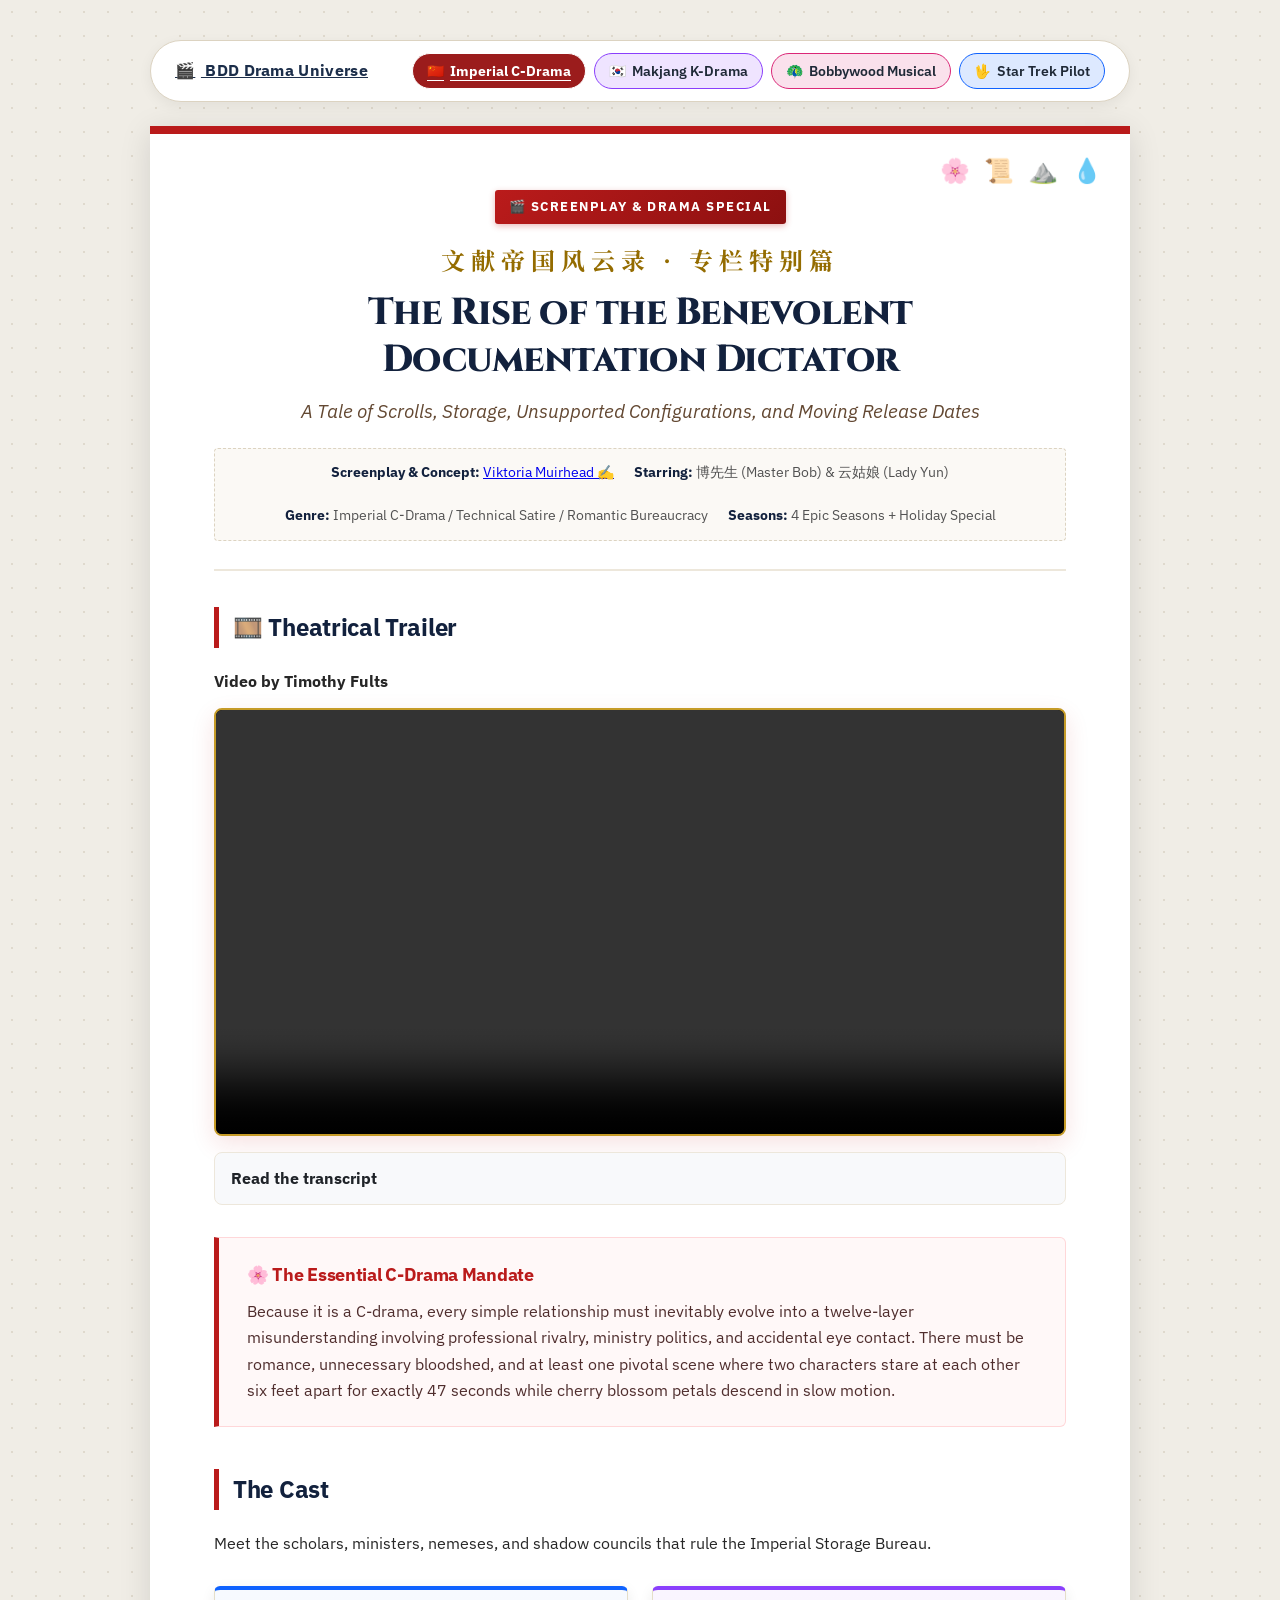
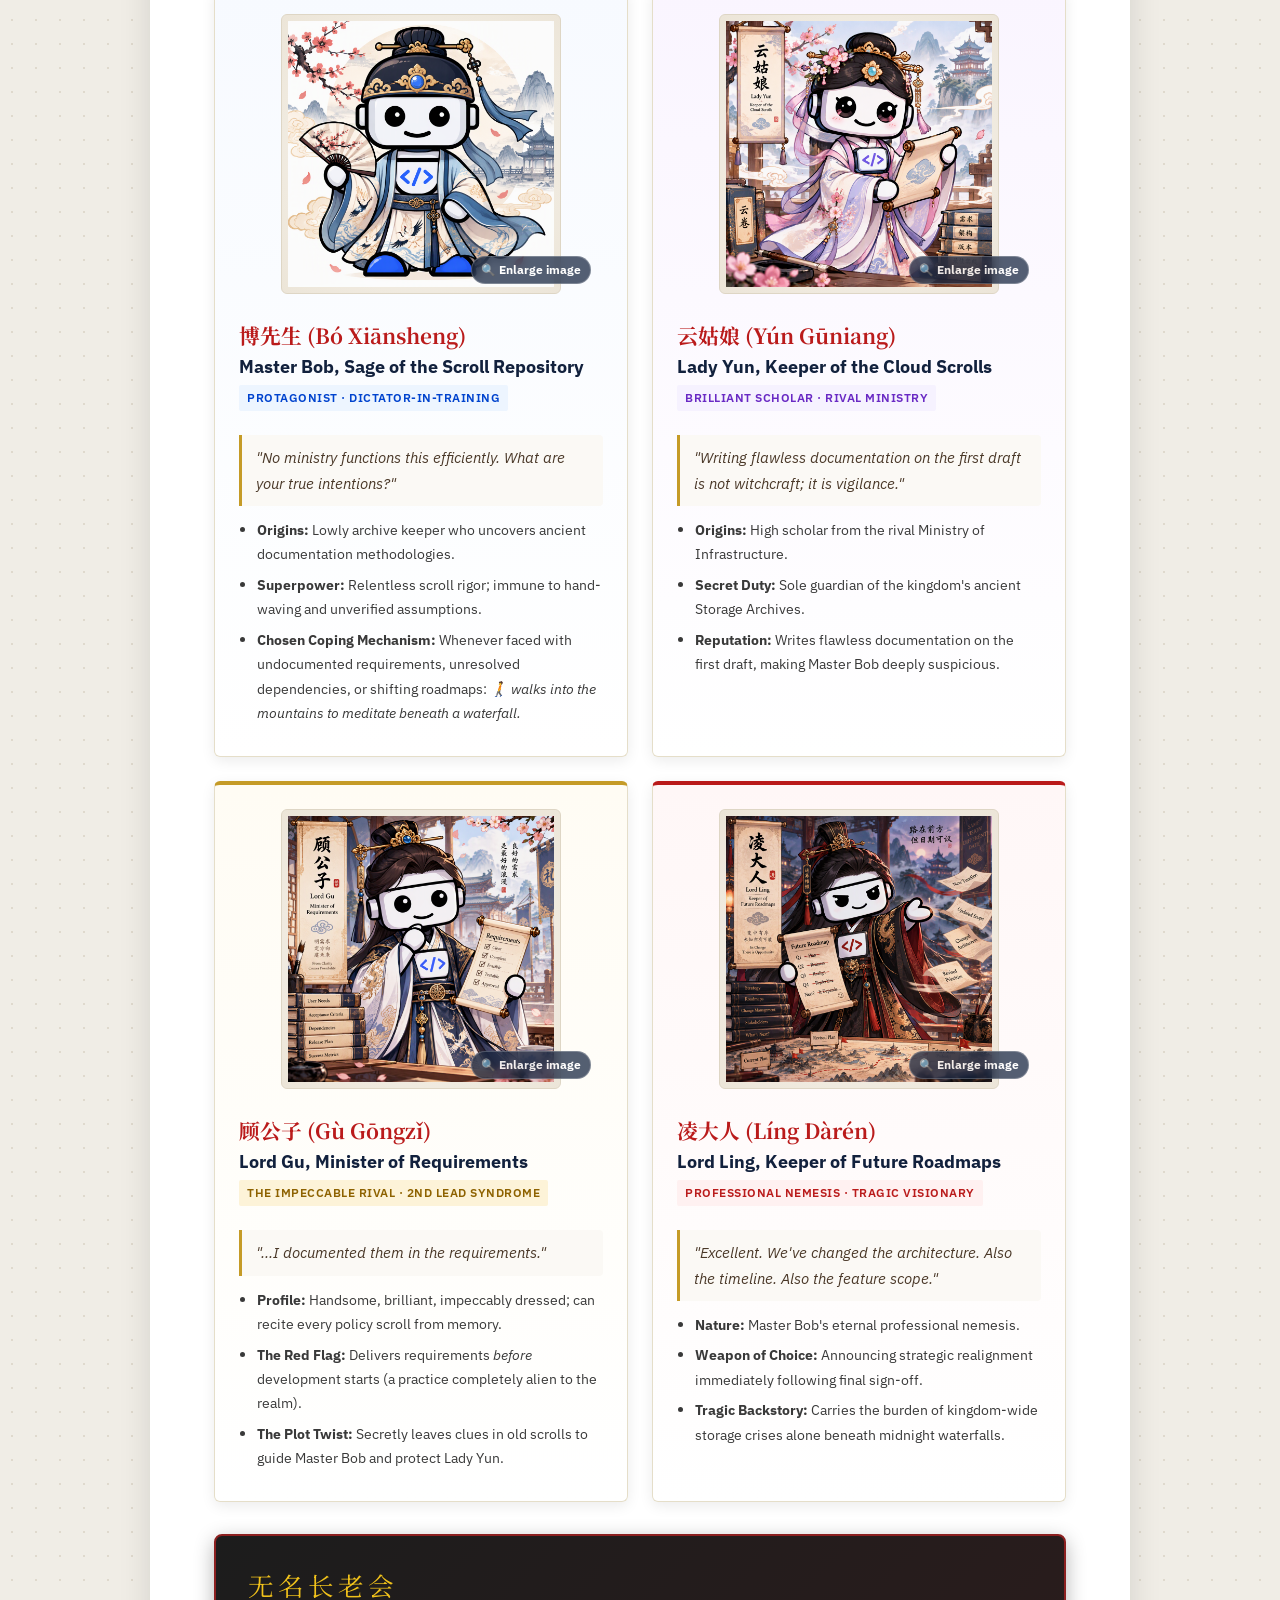
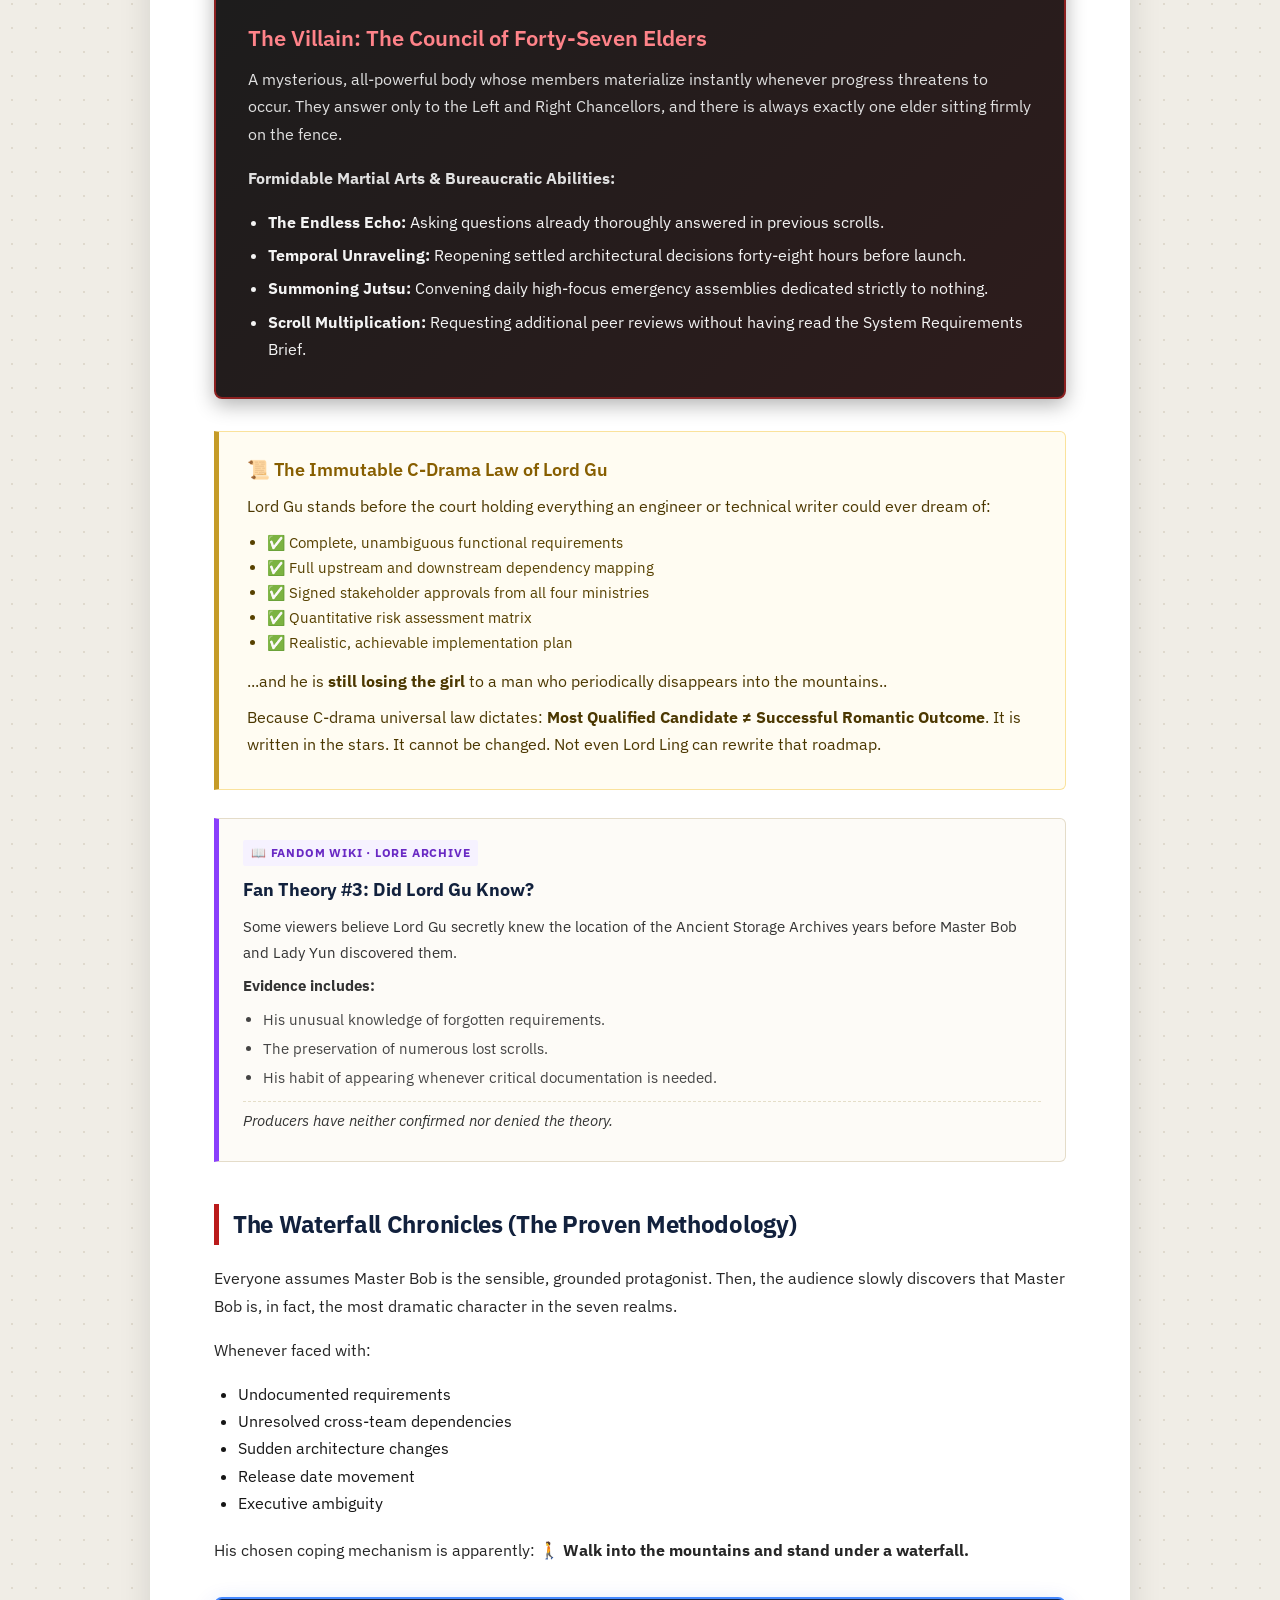
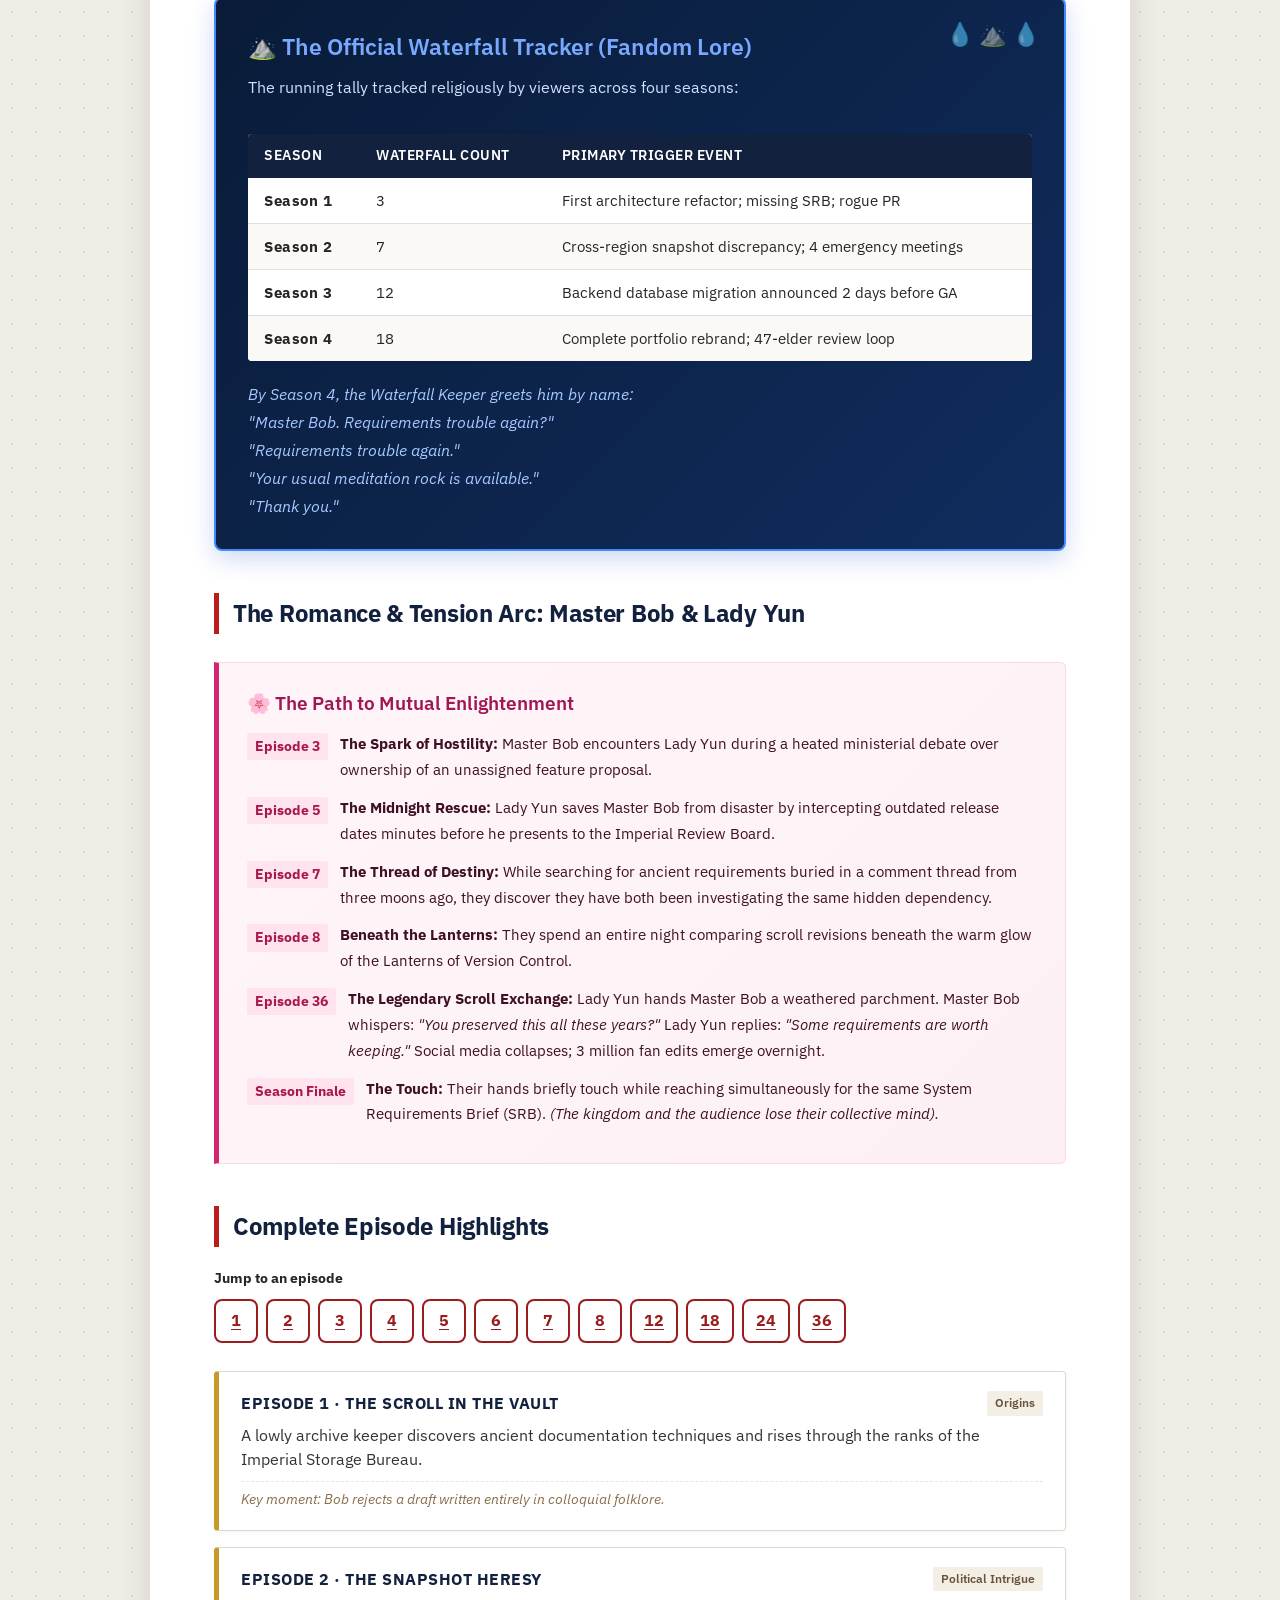
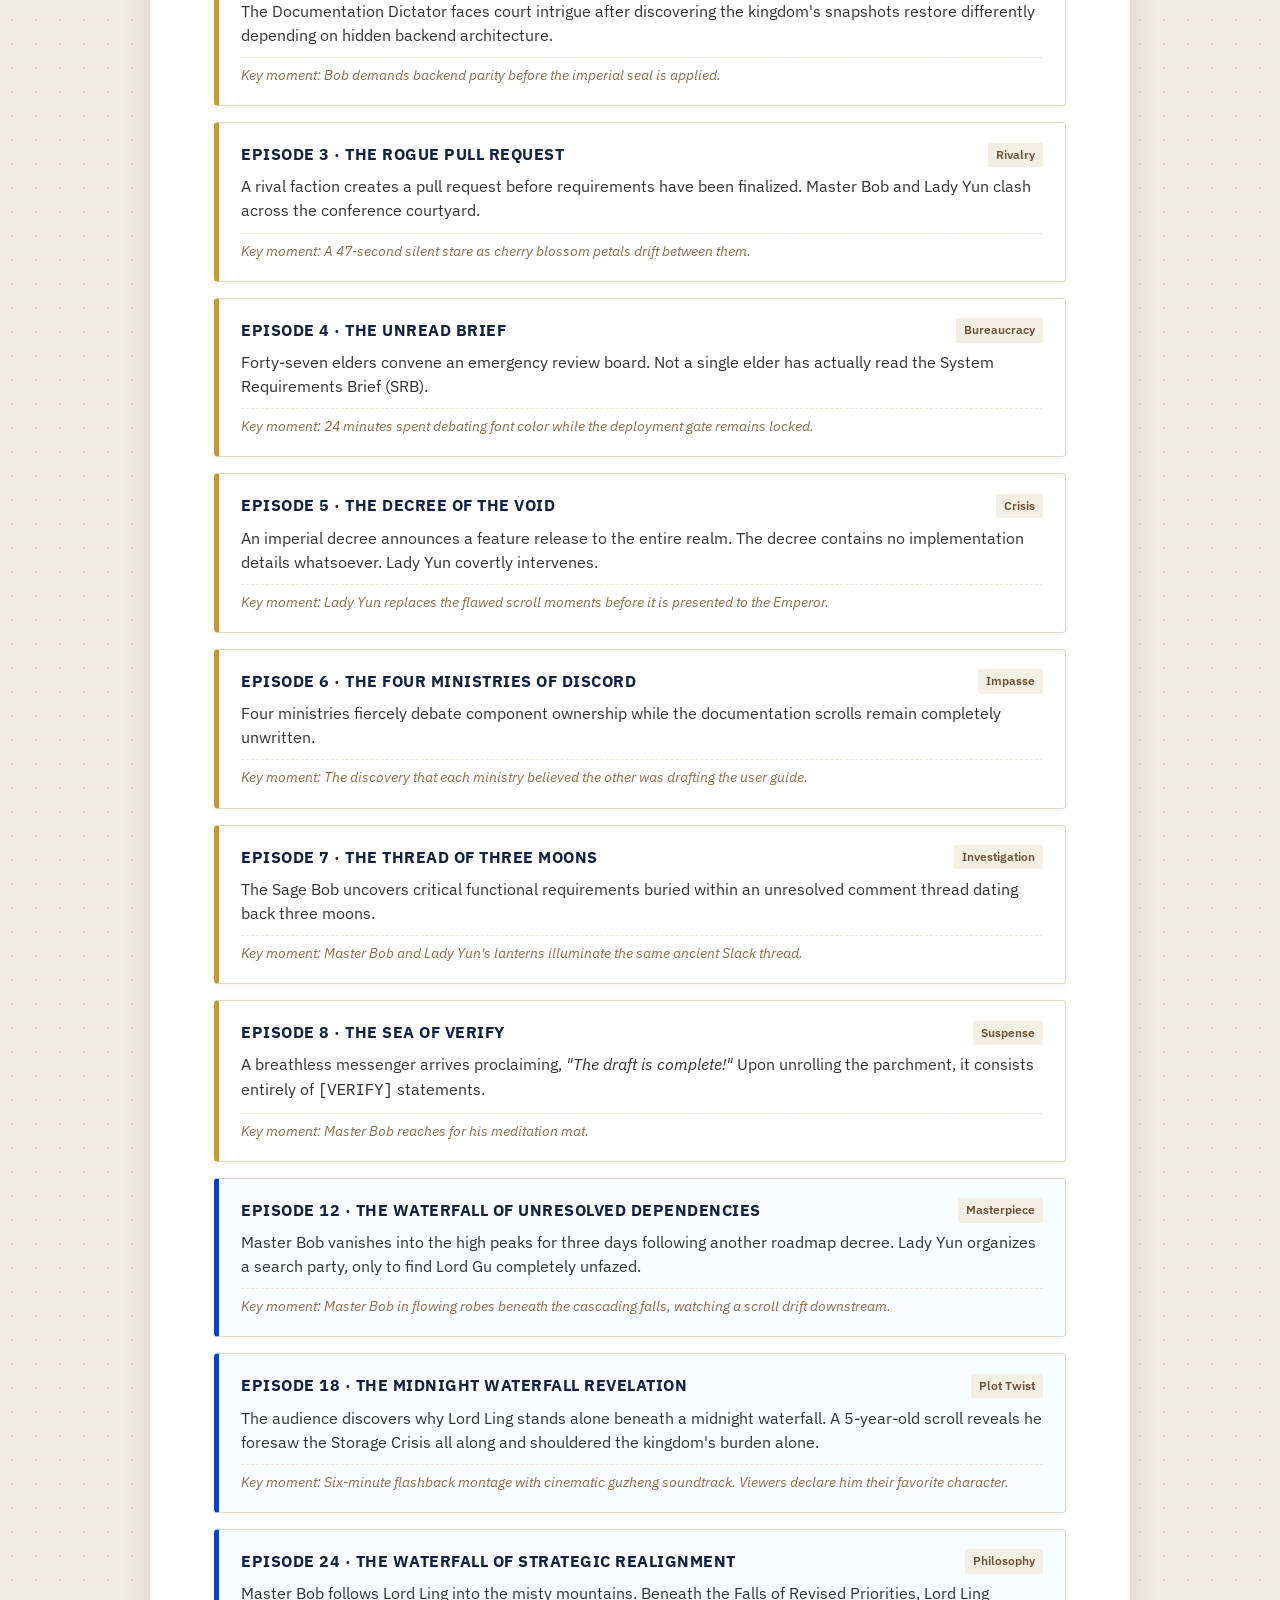
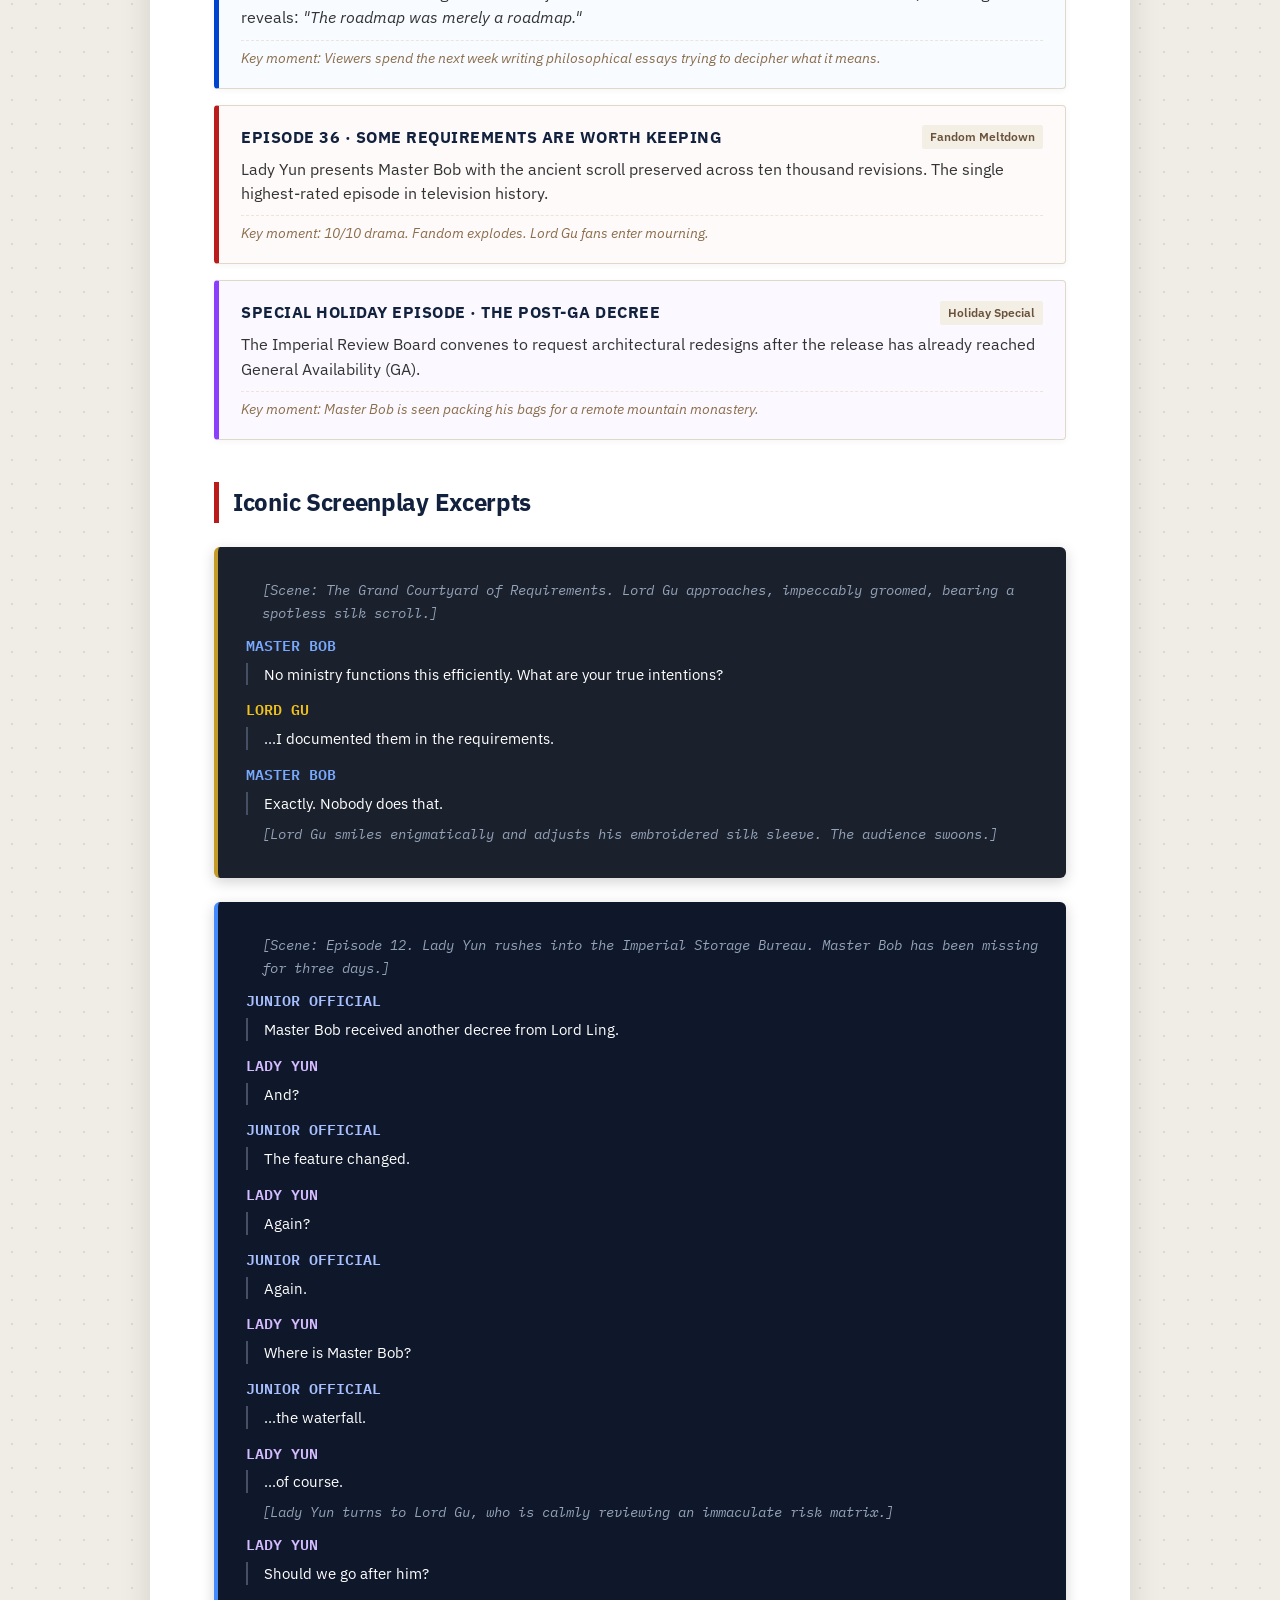
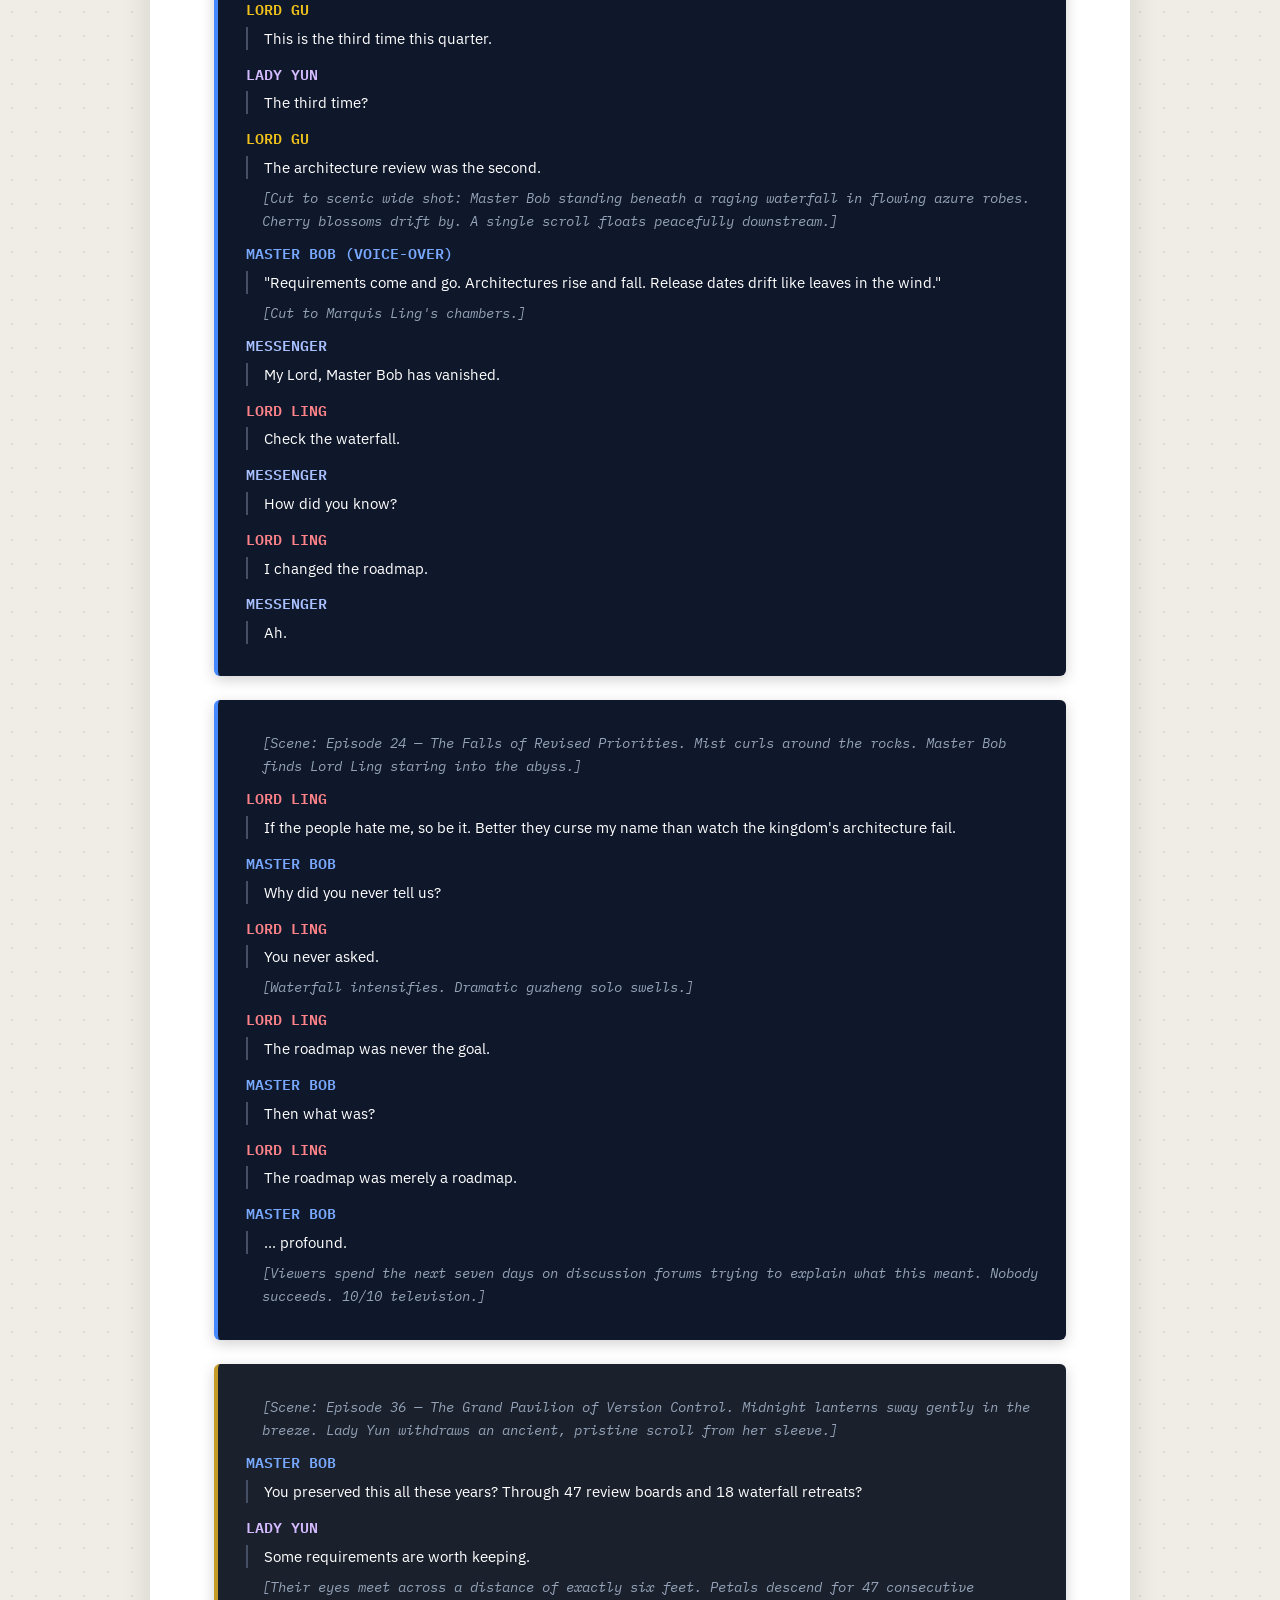
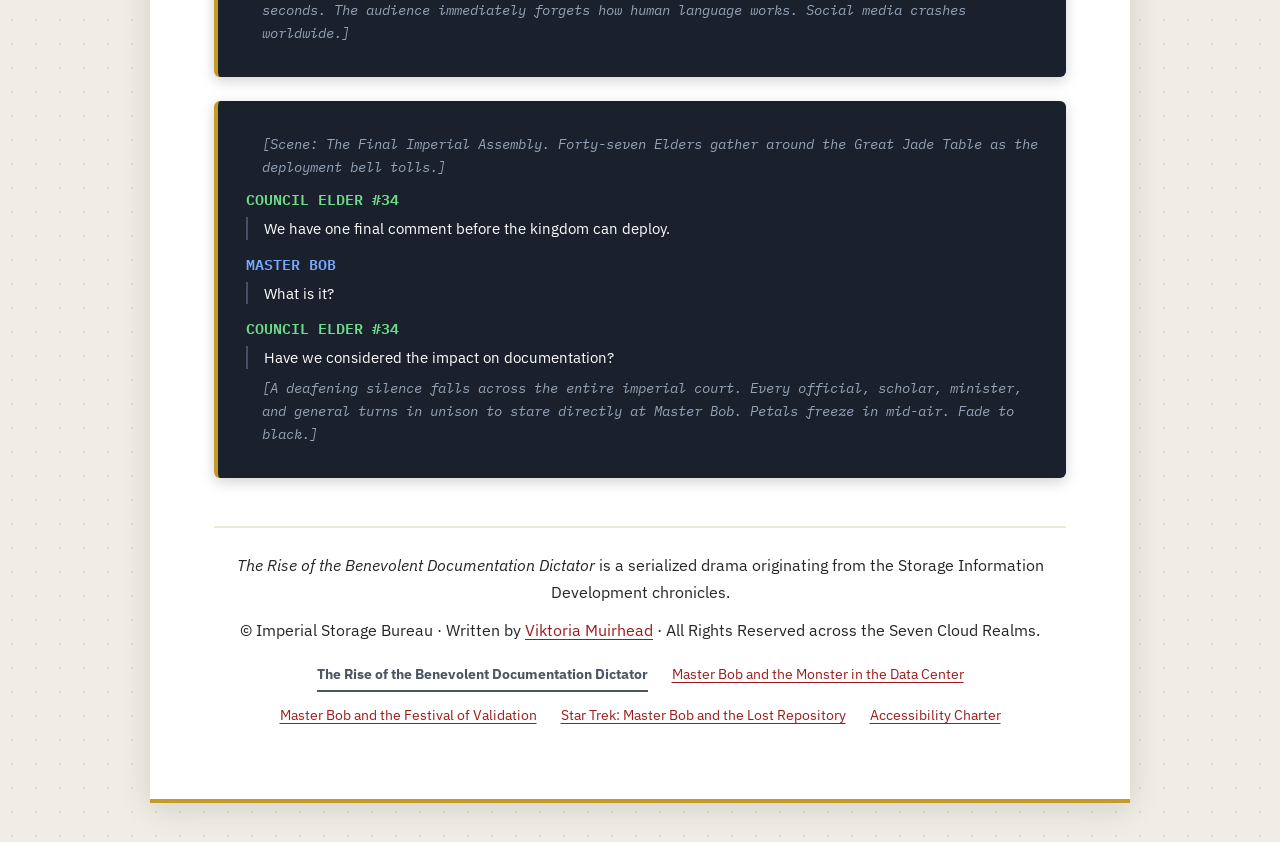
<file: index.html>
<!DOCTYPE html>
<html lang="en">
<head>
    <meta charset="UTF-8">
    <meta name="viewport" content="width=device-width, initial-scale=1.0">
    <title>The Rise of the Benevolent Documentation Dictator</title>
    <!-- Open Graph / Social sharing -->
    <meta property="og:type" content="website">
    <meta property="og:url" content="https://vickmuir.github.io/benevolent-documentation-dictator/index.html">
    <meta property="og:title" content="The Rise of the Benevolent Documentation Dictator">
    <meta property="og:description" content="An imperial C-Drama chronicling the trials and triumphs of the Imperial Storage Bureau — where documentation is destiny and every scroll must be validated.">
    <meta property="og:image" content="https://vickmuir.github.io/benevolent-documentation-dictator/funny/Six%20Portraits%20of%20a%20Mystic%20Joseon%20Future.png">
    <meta property="og:image:alt" content="Six portraits of the cast of The Rise of the Benevolent Documentation Dictator">
    <!-- Twitter Card -->
    <meta name="twitter:card" content="summary_large_image">
    <meta name="twitter:title" content="The Rise of the Benevolent Documentation Dictator">
    <meta name="twitter:description" content="An imperial C-Drama chronicling the trials and triumphs of the Imperial Storage Bureau — where documentation is destiny and every scroll must be validated.">
    <meta name="twitter:image" content="https://vickmuir.github.io/benevolent-documentation-dictator/funny/Six%20Portraits%20of%20a%20Mystic%20Joseon%20Future.png">
    <link rel="preconnect" href="https://fonts.googleapis.com">
    <link rel="preconnect" href="https://fonts.gstatic.com" crossorigin>
    <link href="https://fonts.googleapis.com/css2?family=Cinzel:wght@600;700;800&family=IBM+Plex+Sans:ital,wght@0,300;0,400;0,500;0,600;0,700;1,400&family=IBM+Plex+Mono:wght@400;500;600&family=Noto+Serif+SC:wght@500;700;900&display=swap" rel="stylesheet">
    <link rel="stylesheet" href="assets/css/bdd-design-system.css">
    <link rel="stylesheet" href="assets/css/bdd-accessibility.css">
    <link rel="stylesheet" href="assets/css/bdd-responsive.css">
    <style>
        :root {
            --cds-interactive-01: #0f62fe;
            --cds-interactive-02: #8a3ffc;
            --cds-ui-01: #f4f4f4;
            --cds-ui-02: #ffffff;
            --cds-ui-03: #e0e0e0;
            --cds-text-01: #161616;
            --cds-text-02: #525252;
            --imperial-red: #ba1b1b;
            --imperial-gold: #c59b27;
            --imperial-dark-gold: #946f0f;
            --imperial-jade: #0f6257;
            --imperial-navy: #12213d;
            --waterfall-blue: #0043ce;
            --silk-bg: #fbf9f5;
            --card-shadow: 0 4px 14px rgba(0,0,0,0.08);
            --drama-shadow: 0 8px 24px rgba(186, 27, 27, 0.12);
        }

        * {
            box-sizing: border-box;
            margin: 0;
            padding: 0;
        }

        body {
            font-family: 'IBM Plex Sans', -apple-system, BlinkMacSystemFont, 'Segoe UI', Roboto, sans-serif;
            background-color: #f0ede6;
            background-image: radial-gradient(#dfd9cd 1px, transparent 1px);
            background-size: 24px 24px;
            color: var(--cds-text-01);
            line-height: 1.7;
            padding: 40px 20px;
        }

        .container {
            max-width: 980px;
            margin: 0 auto;
            background-color: var(--cds-ui-02);
            padding: 56px 64px;
            box-shadow: 0 6px 30px rgba(0,0,0,0.12);
            border-top: 8px solid var(--imperial-red);
            border-bottom: 4px solid var(--imperial-gold);
            position: relative;
        }

        /* Atmospheric decor */
        .blossom-banner {
            position: absolute;
            top: 16px;
            right: 24px;
            font-size: 1.5rem;
            opacity: 0.85;
            letter-spacing: 4px;
        }

        /* Header / Meta */
        .post-header {
            margin-bottom: 36px;
            border-bottom: 2px solid #ede7db;
            padding-bottom: 28px;
            text-align: center;
        }

        .category-tag {
            display: inline-block;
            background: linear-gradient(135deg, #ba1b1b 0%, #8c1010 100%);
            color: #ffffff;
            font-size: 0.8125rem;
            font-weight: 700;
            text-transform: uppercase;
            letter-spacing: 1.5px;
            padding: 6px 14px;
            border-radius: 3px;
            margin-bottom: 16px;
            box-shadow: 0 2px 6px rgba(186, 27, 27, 0.3);
        }

        .hanzi-title {
            font-family: 'Noto Serif SC', serif;
            font-size: 1.5rem;
            color: #946c00; /* darker gold: 4.8:1 on white (was 2.6:1) */
            letter-spacing: 6px;
            margin-bottom: 8px;
            font-weight: 700;
        }

        h1 {
            font-family: 'Cinzel', 'IBM Plex Sans', Georgia, serif;
            font-size: 2.35rem;
            font-weight: 800;
            line-height: 1.25;
            color: var(--imperial-navy);
            margin-bottom: 12px;
            letter-spacing: -0.5px;
        }

        .subtitle {
            font-size: 1.2rem;
            color: #634832;
            font-style: italic;
            font-weight: 400;
            margin-bottom: 20px;
        }

        .post-meta {
            display: flex;
            align-items: center;
            justify-content: center;
            flex-wrap: wrap;
            gap: 20px;
            font-size: 0.875rem;
            color: var(--cds-text-02);
            background-color: var(--silk-bg);
            padding: 12px 20px;
            border-radius: 4px;
            border: 1px dashed #dcd3c1;
        }

        .post-meta span strong {
            color: var(--imperial-navy);
        }

        /* Typography */
        h2 {
            font-size: 1.5rem;
            font-weight: 700;
            margin-top: 42px;
            margin-bottom: 20px;
            color: var(--imperial-navy);
            position: relative;
            padding-left: 14px;
            border-left: 5px solid var(--imperial-red);
            letter-spacing: -0.3px;
        }

        h3 {
            font-size: 1.2rem;
            font-weight: 600;
            margin-top: 24px;
            margin-bottom: 12px;
            color: var(--imperial-navy);
        }

        p {
            margin-bottom: 16px;
            font-size: 1.025rem;
            color: #262626;
        }

        /* Cast Character Cards Grid */
        .character-grid {
            display: grid;
            grid-template-columns: repeat(auto-fit, minmax(min(100%, 380px), 1fr));
            gap: 24px;
            margin: 28px 0;
        }

        .character-card {
            background-color: #ffffff;
            border: 1px solid #e5dec9;
            border-top: 4px solid var(--imperial-gold);
            border-radius: 6px;
            padding: 24px;
            box-shadow: var(--card-shadow);
            display: flex;
            flex-direction: column;
            position: relative;
            transition: transform 0.2s ease, box-shadow 0.2s ease;
        }

        .character-card:hover {
            transform: translateY(-2px);
            box-shadow: var(--drama-shadow);
        }

        .character-card.protagonist {
            border-top-color: var(--cds-interactive-01);
            background: linear-gradient(180deg, #f7faff 0%, #ffffff 100%);
        }

        .character-card.heroine {
            border-top-color: var(--cds-interactive-02);
            background: linear-gradient(180deg, #faf5ff 0%, #ffffff 100%);
        }

        .character-card.rival {
            border-top-color: var(--imperial-gold);
            background: linear-gradient(180deg, #fffcf4 0%, #ffffff 100%);
        }

        .character-card.nemesis {
            border-top-color: var(--imperial-red);
            background: linear-gradient(180deg, #fff7f7 0%, #ffffff 100%);
        }

        .char-img-container {
            text-align: center;
            margin-bottom: 16px;
            position: relative;
        }

        .char-img-wrap {
            display: inline-block;
            position: relative;
            cursor: pointer;
            border-radius: 6px;
            overflow: hidden;
            transition: transform 0.25s ease, box-shadow 0.25s ease;
            width: 100%;
            text-align: center;
            font-family: inherit;
            color: inherit;
            background: transparent;
            border: none;
            padding: 0;
        }

        .char-img-wrap:hover {
            transform: translateY(-2px);
        }

        .char-img-wrap:focus-visible {
            outline: 3px solid var(--imperial-gold);
            outline-offset: 4px;
            box-shadow: 0 0 16px rgba(197, 155, 39, 0.5);
            border-radius: 6px;
        }

        .char-img {
            max-width: 100%;
            height: 280px;
            object-fit: contain;
            border-radius: 6px;
            background: radial-gradient(circle, #f9f6f0 0%, #ece5d8 100%);
            padding: 6px;
            border: 1px solid #ded6c5;
            transition: transform 0.3s ease;
            display: block;
            margin: 0 auto;
        }

        .char-img-wrap:hover .char-img {
            transform: scale(1.02);
        }

        .char-zoom-hint {
            position: absolute;
            bottom: 10px;
            right: 12px;
            background: rgba(18, 33, 61, 0.85);
            color: #ffffff;
            font-size: 0.725rem;
            font-weight: 700;
            padding: 3px 9px;
            border-radius: 20px;
            backdrop-filter: blur(4px);
            border: 1px solid rgba(255, 255, 255, 0.25);
            pointer-events: none;
            display: flex;
            align-items: center;
            gap: 4px;
            opacity: 0.85;
            transition: all 0.2s ease;
        }

        .char-img-wrap:hover .char-zoom-hint {
            opacity: 1;
            transform: scale(1.05);
            background: var(--imperial-red);
            border-color: var(--imperial-gold);
            box-shadow: 0 2px 8px rgba(186, 27, 27, 0.4);
        }

        /* Lightbox Modal */
        

        

        

        

        

        

        

        

        

        

        .char-header {
            margin-bottom: 12px;
        }

        .char-chinese-name {
            font-family: 'Noto Serif SC', serif;
            font-size: 1.3rem;
            font-weight: 700;
            color: var(--imperial-red);
            margin-bottom: 2px;
        }

        .char-english-title {
            font-size: 1.15rem;
            font-weight: 700;
            color: var(--imperial-navy);
            line-height: 1.3;
        }

        .char-role-badge {
            display: inline-block;
            font-size: 0.75rem;
            font-weight: 600;
            text-transform: uppercase;
            letter-spacing: 0.5px;
            padding: 3px 8px;
            border-radius: 2px;
            margin-top: 6px;
        }

        .badge-blue { background: #edf5ff; color: #0043ce; }
        .badge-purple { background: #f6f2ff; color: #6929c4; }
        .badge-gold { background: #fdf3d8; color: #8e6200; }
        .badge-red { background: #fff1f1; color: #ba1b1b; }

        .char-quote {
            font-style: italic;
            background: var(--silk-bg);
            border-left: 3px solid var(--imperial-gold);
            padding: 10px 14px;
            margin: 12px 0;
            font-size: 0.925rem;
            color: #4a3828;
            border-radius: 0 4px 4px 0;
        }

        .char-traits {
            font-size: 0.9rem;
            padding-left: 18px;
            color: #393939;
            margin-bottom: 0;
        }

        .char-traits li {
            margin-bottom: 6px;
        }

        /* Villain Special Banner */
        .villain-card {
            background: linear-gradient(135deg, #1c1c1c 0%, #2e1c1c 100%);
            color: #ffffff;
            border: 2px solid #8c2020;
            border-radius: 8px;
            padding: 28px 32px;
            margin: 32px 0;
            box-shadow: 0 6px 20px rgba(0,0,0,0.3);
        }

        .villain-card h3 {
            color: #ff8389;
            font-size: 1.4rem;
            margin-top: 0;
            margin-bottom: 8px;
        }

        .villain-card .hanzi {
            font-family: 'Noto Serif SC', serif;
            font-size: 1.6rem;
            color: #f1c21b;
            letter-spacing: 4px;
            display: block;
            margin-bottom: 12px;
        }

        .villain-card p {
            color: #e0e0e0;
        }

        .villain-card ul {
            padding-left: 20px;
            color: #f4f4f4;
        }

        .villain-card li {
            margin-bottom: 6px;
        }

        /* Drama Tropes Box */
        .trope-box {
            background: #fff8f8;
            border: 1px solid #ffd7d9;
            border-left: 5px solid var(--imperial-red);
            padding: 22px 28px;
            margin: 28px 0;
            border-radius: 0 6px 6px 0;
        }

        .trope-box h2 {
            color: var(--imperial-red);
            font-size: 1.1rem;
            margin-bottom: 8px;
            display: flex;
            align-items: center;
            gap: 8px;
        }

        .trope-box p {
            margin-bottom: 0;
            color: #4f2d2d;
            font-size: 0.975rem;
        }

        /* Waterfall Special Theme Box */
        .waterfall-card {
            background: linear-gradient(135deg, #091b38 0%, #102d5e 100%);
            color: #edf5ff;
            border: 2px solid #4589ff;
            border-radius: 8px;
            padding: 28px 32px;
            margin: 32px 0;
            box-shadow: 0 8px 24px rgba(0, 67, 206, 0.2);
            position: relative;
            overflow: hidden;
        }

        .waterfall-card::before {
            content: "💧 ⛰️ 💧";
            position: absolute;
            top: 16px;
            right: 24px;
            font-size: 1.4rem;
            opacity: 0.6;
        }

        .waterfall-card h3 {
            color: #78a9ff;
            font-size: 1.45rem;
            margin-top: 0;
            margin-bottom: 8px;
        }

        .waterfall-card p {
            color: #d0e2ff;
        }

        /* Fandom Table */
        .fandom-table {
            width: 100%;
            border-collapse: collapse;
            margin: 16px 0 20px 0;
            background: #ffffff;
            border-radius: 4px;
            overflow: hidden;
            box-shadow: 0 1px 4px rgba(0,0,0,0.06);
        }

        .fandom-table th {
            background: var(--imperial-navy);
            color: #ffffff;
            font-weight: 600;
            text-align: left;
            padding: 10px 16px;
            font-size: 0.875rem;
            text-transform: uppercase;
            letter-spacing: 0.5px;
        }

        .fandom-table td {
            padding: 10px 16px;
            border-bottom: 1px solid #e0e0e0;
            font-size: 0.925rem;
            color: #262626;
        }

        .fandom-table tr:last-child td {
            border-bottom: none;
        }

        .fandom-table tr:nth-child(even) {
            background-color: #fbf9f5;
        }

        /* Episode Accordion / Table / Timeline */
        .episode-list {
            display: flex;
            flex-direction: column;
            gap: 16px;
            margin: 28px 0;
        }

        .episode-card {
            background: #ffffff;
            border: 1px solid #e0d8c8;
            border-left: 5px solid var(--imperial-gold);
            border-radius: 4px;
            padding: 18px 22px;
            box-shadow: 0 2px 6px rgba(0,0,0,0.04);
            display: flex;
            flex-direction: column;
            gap: 6px;
        }

        .episode-card.climax {
            border-left-color: var(--imperial-red);
            background: #fffafa;
        }

        .episode-card.special {
            border-left-color: var(--cds-interactive-02);
            background: #fbf9ff;
        }

        .episode-card.waterfall-ep {
            border-left-color: var(--waterfall-blue);
            background: #f8fbff;
        }

        .ep-header {
            display: flex;
            justify-content: space-between;
            align-items: center;
            flex-wrap: wrap;
            gap: 8px;
        }

        .ep-number {
            font-weight: 700;
            font-size: 1rem;
            color: var(--imperial-navy);
            text-transform: uppercase;
            letter-spacing: 0.5px;
        }

        .ep-tag {
            font-size: 0.75rem;
            font-weight: 600;
            padding: 2px 8px;
            background: #f4efe4;
            color: #69523b;
            border-radius: 2px;
        }

        .ep-synopsis {
            font-size: 0.975rem;
            color: #333333;
            line-height: 1.55;
            margin-bottom: 0;
        }

        .ep-subtext {
            font-size: 0.85rem;
            color: #8a6d4b;
            font-style: italic;
            border-top: 1px dashed #ede5d5;
            padding-top: 6px;
            margin-top: 4px;
        }

        /* Script Dialogue Blocks */
        .script-box {
            background-color: #1a202c;
            color: #f4f7fb;
            border-radius: 6px;
            padding: 24px 28px;
            margin: 24px 0;
            font-family: 'IBM Plex Mono', monospace;
            font-size: 0.92rem;
            border-left: 4px solid var(--imperial-gold);
            box-shadow: 0 4px 14px rgba(0,0,0,0.18);
        }

        .script-box.waterfall-script {
            border-left-color: #4589ff;
            background-color: #0f172a;
        }

        .script-speaker {
            color: #78a9ff;
            font-weight: 600;
            display: block;
            margin-top: 12px;
            font-size: 0.95rem;
        }

        .script-speaker:first-child {
            margin-top: 0;
        }

        .script-speaker.bob { color: #78a9ff; }
        .script-speaker.yun { color: #d4bbff; }
        .script-speaker.gu { color: #f1c21b; }
        .script-speaker.ling { color: #ff8389; }
        .script-speaker.council { color: #6fdc8c; }
        .script-speaker.official { color: #a8c0ff; }
        .script-speaker.keeper { color: #6ee7b7; }

        .script-line {
            color: #ffffff;
            padding-left: 16px;
            border-left: 2px solid #455066;
            margin: 4px 0 8px 4px;
            font-family: 'IBM Plex Sans', sans-serif;
            font-size: 0.95rem;
            line-height: 1.5;
        }

        .stage-direction {
            color: #94a3b8;
            font-style: italic;
            font-size: 0.85rem;
            margin: 8px 0;
            padding-left: 16px;
        }

        /* Romance Arc Box */
        .romance-box {
            background: linear-gradient(135deg, #fff5f8 0%, #fcf0f5 100%);
            border: 1px solid #ffd6e5;
            border-left: 5px solid #d12771;
            padding: 24px 28px;
            border-radius: 0 6px 6px 0;
            margin: 28px 0;
        }

        .romance-box h3 {
            color: #9f1853;
            margin-top: 0;
        }

        .romance-step {
            margin-bottom: 12px;
            display: flex;
            align-items: flex-start;
            gap: 12px;
        }

        .romance-ep {
            font-weight: 700;
            color: #a8174f; /* 6.0:1 on #ffe3ee (was 4.1:1) */
            font-size: 0.85rem;
            flex-shrink: 0;
            background: #ffe3ee;
            padding: 2px 8px;
            border-radius: 2px;
            margin-top: 2px;
        }

        .romance-text {
            min-width: 0;
            overflow-wrap: anywhere;
            font-size: 0.95rem;
            color: #3f1025;
        }

        /* Second Lead Law Callout */
        .second-lead-box {
            background: #fffcf2;
            border: 1px solid #fae29c;
            border-left: 5px solid var(--imperial-gold);
            padding: 22px 28px;
            margin: 28px 0;
            border-radius: 0 6px 6px 0;
        }

        .second-lead-box h3 {
            color: #875e00;
            font-size: 1.15rem;
            margin-bottom: 8px;
        }

        .second-lead-box p {
            margin-bottom: 10px;
            font-size: 0.975rem;
            color: #4b3700;
        }

        .second-lead-box ul {
            padding-left: 20px;
            margin-bottom: 12px;
            color: #574100;
            font-size: 0.925rem;
        }

        /* Fandom Wiki Box */
        .wiki-box {
            background: #fdfbf7;
            border: 1px solid #e4dcc9;
            border-left: 5px solid var(--cds-interactive-02);
            padding: 20px 24px;
            margin: 24px 0;
            border-radius: 0 6px 6px 0;
            font-size: 0.935rem;
        }

        .wiki-badge {
            display: inline-block;
            font-size: 0.75rem;
            font-weight: 700;
            text-transform: uppercase;
            letter-spacing: 0.8px;
            color: #6929c4;
            background: #f6f2ff;
            padding: 3px 8px;
            border-radius: 2px;
            margin-bottom: 8px;
        }

        .wiki-title {
            font-size: 1.15rem;
            font-weight: 700;
            color: var(--imperial-navy);
            margin-bottom: 8px;
        }

        .wiki-box p {
            font-size: 0.95rem;
            color: #333333;
            margin-bottom: 8px;
        }

        .wiki-box ul {
            padding-left: 20px;
            margin-bottom: 10px;
            color: #444444;
            font-size: 0.925rem;
        }

        .wiki-box li {
            margin-bottom: 4px;
        }

        .wiki-footer {
            font-size: 0.835rem;
            font-style: italic;
            color: #756a5c;
            border-top: 1px dashed #e5dec9;
            padding-top: 6px;
            margin-top: 8px;
            margin-bottom: 0;
        }

        /* Navigation between dramas */
        

        

        

        

        

        

        

        

        

        

        

        /* Author Modal Dialog */
        

        

        

        

        

        

        

        

        

        

        

        

        

        /* Footer */
        

        

        /* Footer buttons */
        

        

        

        

        

        @media (max-width: 768px) {
            .container {
                padding: 32px 20px;
            }
            .character-grid {
                grid-template-columns: 1fr;
            }
            h1 {
                font-size: 1.8rem;
            }
        }

        /* Shared-component integration (BDD design system) */
        .episode-list { list-style: none; }
        h3.ep-number { margin: 0; }
        .fandom-table tbody th {
            background: transparent;
            color: #262626;
            font-size: 0.925rem;
            font-weight: 700;
            text-transform: none;
            padding: 10px 16px;
            border-bottom: 1px solid #e0e0e0;
        }
        .fandom-table tr:last-child th { border-bottom: none; }
    </style>
</head>
<body data-bdd-theme="cdrama">
<a class="bdd-skip-link" href="#main-content">Skip to main content</a>

<header class="bdd-site-header">
    <nav class="bdd-nav" aria-label="Site">
        <a class="bdd-nav__brand" href="about.html"><span aria-hidden="true">🎬</span> BDD Drama Universe<span class="bdd-sr-only"> – about the project</span></a>
        <button type="button" class="bdd-nav__toggle" aria-expanded="false" aria-controls="bdd-nav-list"><span class="bdd-nav__toggle-bars" aria-hidden="true"></span>Menu</button>
        <ul class="bdd-nav__list" id="bdd-nav-list">
            <li><a class="bdd-nav__link bdd-nav__link--cdrama" href="index.html" aria-current="page"><span class="bdd-nav__icon" aria-hidden="true">🇨🇳</span> Imperial C-Drama</a></li>
            <li><a class="bdd-nav__link bdd-nav__link--kdrama" href="monster-in-data-center.html"><span class="bdd-nav__icon" aria-hidden="true">🇰🇷</span> Makjang K-Drama</a></li>
            <li><a class="bdd-nav__link bdd-nav__link--bobbywood" href="festival-of-validation.html"><span class="bdd-nav__icon" aria-hidden="true">🦚</span> Bobbywood Musical</a></li>
            <li><a class="bdd-nav__link bdd-nav__link--trek" href="star-trek-lost-repository.html"><span class="bdd-nav__icon" aria-hidden="true">🖖</span> Star Trek Pilot</a></li>
        </ul>
    </nav>
</header>


<div class="container">
<main id="main-content" tabindex="-1">
    <div class="blossom-banner">🌸 📜 ⛰️ 💧</div>

    <header class="post-header">
        <span class="category-tag">🎬 Screenplay &amp; Drama Special</span>
        <div class="hanzi-title"><span lang="zh-Hans">文献帝国风云录 · 专栏特别篇</span></div>
        <h1>The Rise of the Benevolent Documentation Dictator</h1>
        <p class="subtitle">A Tale of Scrolls, Storage, Unsupported Configurations, and Moving Release Dates</p>

        <div class="post-meta">
            <span><strong>Screenplay &amp; Concept:</strong> <a href="about.html">Viktoria Muirhead ✍️</a></span>
            <span><strong>Starring:</strong> <span lang="zh-Hans">博先生</span> (Master Bob) &amp; <span lang="zh-Hans">云姑娘</span> (Lady Yun)</span>
            <span><strong>Genre:</strong> Imperial C-Drama / Technical Satire / Romantic Bureaucracy</span>
            <span><strong>Seasons:</strong> 4 Epic Seasons + Holiday Special</span>
        </div>
    </header>

    <section class="trailer" aria-labelledby="trailer-title" style="margin: 0 0 2rem;">
        <h2 id="trailer-title" style="margin-top: 0;">🎞️ Theatrical Trailer</h2>
        <p style="margin: 0 0 0.75rem;"><strong>Video by Timothy Fults</strong></p>
        <video controls playsinline preload="metadata" style="width: 100%; height: auto; display: block; border-radius: 8px; border: 2px solid var(--imperial-gold); background: #000; box-shadow: var(--drama-shadow);">
            <source src="funny/video/2866bce0-2cce-4c57-b22e-65015198a02b.mp4" type="video/mp4">
            <track kind="captions" src="funny/video/2866bce0-2cce-4c57-b22e-65015198a02b.en.vtt" srclang="en" label="English captions" default>
            Your browser does not support HTML5 video.
            <a href="funny/video/2866bce0-2cce-4c57-b22e-65015198a02b.mp4">Download the trailer</a>
        </video>
        <details class="bdd-disclosure bdd-transcript">
            <summary>Read the transcript</summary>
            <p class="bdd-transcript__speaker">Master Bob</p>
            <p>Requirements come and go. Architectures rise and fall. Release dates drift like leaves in the wind.</p>
            <p class="bdd-transcript__speaker">Lord Ling</p>
            <p>Excellent. We changed the architecture. Also the timeline. Also the feature scope.</p>
            <p class="bdd-transcript__speaker">Master Bob</p>
            <p>The roadmap is merely a roadmap. Some requirements are worth keeping.</p>
        </details>
    </section>

    <div class="trope-box">
        <h2 class="bdd-h-flat">🌸 The Essential C-Drama Mandate</h2>
        <p>Because it is a C-drama, every simple relationship must inevitably evolve into a twelve-layer misunderstanding involving professional rivalry, ministry politics, and accidental eye contact. There must be romance, unnecessary bloodshed, and at least one pivotal scene where two characters stare at each other six feet apart for exactly 47 seconds while cherry blossom petals descend in slow motion.</p>
    </div>

    <h2>The Cast</h2>
    <p>Meet the scholars, ministers, nemeses, and shadow councils that rule the Imperial Storage Bureau.</p>

    <div class="character-grid">
        <!-- Master Bob -->
        <div class="character-card protagonist">
            <div class="char-img-container">
                <button type="button" class="char-img-wrap bdd-viewer-trigger" data-bdd-viewer aria-haspopup="dialog" data-viewer-title="Master Bob, Sage of the Scroll Repository" data-viewer-desc="&quot;No ministry functions this efficiently. What are your true intentions?&quot;" data-viewer-native="博先生" data-viewer-native-lang="zh-Hans"><img src="funny/MasterBob.png" alt="Master Bob in flowing azure robes holding an ancient scroll" class="char-img">
                    <span class="char-zoom-hint"><span aria-hidden="true">🔍</span> Enlarge image</span></button>
            </div>
            <div class="char-header">
                <div class="char-chinese-name"><span lang="zh-Hans">博先生</span> (Bó Xiānsheng)</div>
                <h3 class="char-english-title bdd-h-flat">Master Bob, Sage of the Scroll Repository</h3>
                <span class="char-role-badge badge-blue">Protagonist · Dictator-in-Training</span>
            </div>
            <div class="char-quote">
                "No ministry functions this efficiently. What are your true intentions?"
            </div>
            <ul class="char-traits">
                <li><strong>Origins:</strong> Lowly archive keeper who uncovers ancient documentation methodologies.</li>
                <li><strong>Superpower:</strong> Relentless scroll rigor; immune to hand-waving and unverified assumptions.</li>
                <li><strong>Chosen Coping Mechanism:</strong> Whenever faced with undocumented requirements, unresolved dependencies, or shifting roadmaps: <em>🚶 walks into the mountains to meditate beneath a waterfall.</em></li>
            </ul>
        </div>

        <!-- Lady Yun -->
        <div class="character-card heroine">
            <div class="char-img-container">
                <button type="button" class="char-img-wrap bdd-viewer-trigger" data-bdd-viewer aria-haspopup="dialog" data-viewer-title="Lady Yun, Keeper of the Cloud Scrolls" data-viewer-desc="&quot;Writing flawless documentation on the first draft is not witchcraft; it is vigilance.&quot;" data-viewer-native="云姑娘" data-viewer-native-lang="zh-Hans"><img src="funny/LadyYun.png" alt="Lady Yun in elegant lavender robes holding a cloud ledger" class="char-img">
                    <span class="char-zoom-hint"><span aria-hidden="true">🔍</span> Enlarge image</span></button>
            </div>
            <div class="char-header">
                <div class="char-chinese-name"><span lang="zh-Hans">云姑娘</span> (Yún Gūniang)</div>
                <h3 class="char-english-title bdd-h-flat">Lady Yun, Keeper of the Cloud Scrolls</h3>
                <span class="char-role-badge badge-purple">Brilliant Scholar · Rival Ministry</span>
            </div>
            <div class="char-quote">
                "Writing flawless documentation on the first draft is not witchcraft; it is vigilance."
            </div>
            <ul class="char-traits">
                <li><strong>Origins:</strong> High scholar from the rival Ministry of Infrastructure.</li>
                <li><strong>Secret Duty:</strong> Sole guardian of the kingdom's ancient Storage Archives.</li>
                <li><strong>Reputation:</strong> Writes flawless documentation on the first draft, making Master Bob deeply suspicious.</li>
            </ul>
        </div>

        <!-- Lord Gu -->
        <div class="character-card rival">
            <div class="char-img-container">
                <button type="button" class="char-img-wrap bdd-viewer-trigger" data-bdd-viewer aria-haspopup="dialog" data-viewer-title="Lord Gu, Minister of Requirements" data-viewer-desc="&quot;...I documented them in the requirements.&quot;" data-viewer-native="顾公子" data-viewer-native-lang="zh-Hans"><img src="funny/LordGu.png" alt="Lord Gu in immaculate gold embroidered silk robes holding a risk matrix" class="char-img">
                    <span class="char-zoom-hint"><span aria-hidden="true">🔍</span> Enlarge image</span></button>
            </div>
            <div class="char-header">
                <div class="char-chinese-name"><span lang="zh-Hans">顾公子</span> (Gù Gōngzǐ)</div>
                <h3 class="char-english-title bdd-h-flat">Lord Gu, Minister of Requirements</h3>
                <span class="char-role-badge badge-gold">The Impeccable Rival · 2nd Lead Syndrome</span>
            </div>
            <div class="char-quote">
                "...I documented them in the requirements."
            </div>
            <ul class="char-traits">
                <li><strong>Profile:</strong> Handsome, brilliant, impeccably dressed; can recite every policy scroll from memory.</li>
                <li><strong>The Red Flag:</strong> Delivers requirements <em>before</em> development starts (a practice completely alien to the realm).</li>
                <li><strong>The Plot Twist:</strong> Secretly leaves clues in old scrolls to guide Master Bob and protect Lady Yun.</li>
            </ul>
        </div>

        <!-- Marquis Ling -->
        <div class="character-card nemesis">
            <div class="char-img-container">
                <button type="button" class="char-img-wrap bdd-viewer-trigger" data-bdd-viewer aria-haspopup="dialog" data-viewer-title="Lord Ling, Keeper of Future Roadmaps" data-viewer-desc="&quot;Excellent. We&#x27;ve changed the architecture. Also the timeline. Also the feature scope.&quot;" data-viewer-native="凌大人" data-viewer-native-lang="zh-Hans"><img src="funny/MarquisLing.png" alt="Lord Ling in crimson imperial robes standing before strategic roadmaps" class="char-img">
                    <span class="char-zoom-hint"><span aria-hidden="true">🔍</span> Enlarge image</span></button>
            </div>
            <div class="char-header">
                <div class="char-chinese-name"><span lang="zh-Hans">凌大人</span> (Líng Dàrén)</div>
                <h3 class="char-english-title bdd-h-flat">Lord Ling, Keeper of Future Roadmaps</h3>
                <span class="char-role-badge badge-red">Professional Nemesis · Tragic Visionary</span>
            </div>
            <div class="char-quote">
                "Excellent. We've changed the architecture. Also the timeline. Also the feature scope."
            </div>
            <ul class="char-traits">
                <li><strong>Nature:</strong> Master Bob's eternal professional nemesis.</li>
                <li><strong>Weapon of Choice:</strong> Announcing strategic realignment immediately following final sign-off.</li>
                <li><strong>Tragic Backstory:</strong> Carries the burden of kingdom-wide storage crises alone beneath midnight waterfalls.</li>
            </ul>
        </div>
    </div>

    <!-- The True Villain Card -->
    <div class="villain-card">
        <span class="hanzi"><span lang="zh-Hans">无名长老会</span></span>
        <h3>The Villain: The Council of Forty-Seven Elders</h3>
        <p>A mysterious, all-powerful body whose members materialize instantly whenever progress threatens to occur. They answer only to the Left and Right Chancellors, and there is always exactly one elder sitting firmly on the fence.</p>
        <p><strong>Formidable Martial Arts &amp; Bureaucratic Abilities:</strong></p>
        <ul>
            <li><strong>The Endless Echo:</strong> Asking questions already thoroughly answered in previous scrolls.</li>
            <li><strong>Temporal Unraveling:</strong> Reopening settled architectural decisions forty-eight hours before launch.</li>
            <li><strong>Summoning Jutsu:</strong> Convening daily high-focus emergency assemblies dedicated strictly to nothing.</li>
            <li><strong>Scroll Multiplication:</strong> Requesting additional peer reviews without having read the System Requirements Brief.</li>
        </ul>
    </div>

    <!-- Second Lead Syndrome Law -->
    <div class="second-lead-box">
        <h3 class="bdd-h-flat">📜 The Immutable C-Drama Law of Lord Gu</h3>
        <p>Lord Gu stands before the court holding everything an engineer or technical writer could ever dream of:</p>
        <ul>
            <li>✅ Complete, unambiguous functional requirements</li>
            <li>✅ Full upstream and downstream dependency mapping</li>
            <li>✅ Signed stakeholder approvals from all four ministries</li>
            <li>✅ Quantitative risk assessment matrix</li>
            <li>✅ Realistic, achievable implementation plan</li>
        </ul>
        <p>...and he is <strong>still losing the girl</strong> to a man who periodically disappears into the mountains..</p>
        <p>Because C-drama universal law dictates: <strong>Most Qualified Candidate ≠ Successful Romantic Outcome</strong>. It is written in the stars. It cannot be changed. Not even Lord Ling can rewrite that roadmap.</p>
    </div>

    <!-- Fandom Wiki Entry -->
    <div class="wiki-box">
        <span class="wiki-badge">📖 Fandom Wiki · Lore Archive</span>
        <div class="wiki-title">Fan Theory #3: Did Lord Gu Know?</div>
        <p>Some viewers believe Lord Gu secretly knew the location of the Ancient Storage Archives years before Master Bob and Lady Yun discovered them.</p>
        <p><strong>Evidence includes:</strong></p>
        <ul>
            <li>His unusual knowledge of forgotten requirements.</li>
            <li>The preservation of numerous lost scrolls.</li>
            <li>His habit of appearing whenever critical documentation is needed.</li>
        </ul>
        <p class="wiki-footer">Producers have neither confirmed nor denied the theory.</p>
    </div>

    <h2>The Waterfall Chronicles (The Proven Methodology)</h2>
    <p>Everyone assumes Master Bob is the sensible, grounded protagonist. Then, the audience slowly discovers that Master Bob is, in fact, the most dramatic character in the seven realms.</p>

    <p>Whenever faced with:</p>
    <ul style="padding-left: 24px; margin-bottom: 20px;">
        <li>Undocumented requirements</li>
        <li>Unresolved cross-team dependencies</li>
        <li>Sudden architecture changes</li>
        <li>Release date movement</li>
        <li>Executive ambiguity</li>
    </ul>

    <p>His chosen coping mechanism is apparently: <strong>🚶 Walk into the mountains and stand under a waterfall.</strong></p>

    <div class="waterfall-card">
        <h3>⛰️ The Official Waterfall Tracker (Fandom Lore)</h3>
        <p>The running tally tracked religiously by viewers across four seasons:</p>

        <div class="bdd-table-wrap" data-label="Waterfall tracker"><table class="fandom-table">
            <caption class="bdd-sr-only">Waterfall count and primary trigger event for each season</caption>
            <thead>
                <tr>
                    <th scope="col">Season</th>
                    <th scope="col">Waterfall Count</th>
                    <th scope="col">Primary Trigger Event</th>
                </tr>
            </thead>
            <tbody>
                <tr>
                    <th scope="row">Season 1</th>
                    <td>3</td>
                    <td>First architecture refactor; missing SRB; rogue PR</td>
                </tr>
                <tr>
                    <th scope="row">Season 2</th>
                    <td>7</td>
                    <td>Cross-region snapshot discrepancy; 4 emergency meetings</td>
                </tr>
                <tr>
                    <th scope="row">Season 3</th>
                    <td>12</td>
                    <td>Backend database migration announced 2 days before GA</td>
                </tr>
                <tr>
                    <th scope="row">Season 4</th>
                    <td>18</td>
                    <td>Complete portfolio rebrand; 47-elder review loop</td>
                </tr>
            </tbody>
        </table></div>

        <p style="margin-bottom: 0; font-style: italic; color: #a6c8ff;">
            By Season 4, the Waterfall Keeper greets him by name:<br>
            <em>"Master Bob. Requirements trouble again?"</em><br>
            <em>"Requirements trouble again."</em><br>
            <em>"Your usual meditation rock is available."</em><br>
            <em>"Thank you."</em>
        </p>
    </div>

    <h2>The Romance &amp; Tension Arc: Master Bob &amp; Lady Yun</h2>
    <div class="romance-box">
        <h3>🌸 The Path to Mutual Enlightenment</h3>

        <div class="romance-step">
            <span class="romance-ep">Episode 3</span>
            <div class="romance-text"><strong>The Spark of Hostility:</strong> Master Bob encounters Lady Yun during a heated ministerial debate over ownership of an unassigned feature proposal.</div>
        </div>

        <div class="romance-step">
            <span class="romance-ep">Episode 5</span>
            <div class="romance-text"><strong>The Midnight Rescue:</strong> Lady Yun saves Master Bob from disaster by intercepting outdated release dates minutes before he presents to the Imperial Review Board.</div>
        </div>

        <div class="romance-step">
            <span class="romance-ep">Episode 7</span>
            <div class="romance-text"><strong>The Thread of Destiny:</strong> While searching for ancient requirements buried in a comment thread from three moons ago, they discover they have both been investigating the same hidden dependency.</div>
        </div>

        <div class="romance-step">
            <span class="romance-ep">Episode 8</span>
            <div class="romance-text"><strong>Beneath the Lanterns:</strong> They spend an entire night comparing scroll revisions beneath the warm glow of the Lanterns of Version Control.</div>
        </div>

        <div class="romance-step">
            <span class="romance-ep">Episode 36</span>
            <div class="romance-text"><strong>The Legendary Scroll Exchange:</strong> Lady Yun hands Master Bob a weathered parchment. Master Bob whispers: <em>"You preserved this all these years?"</em> Lady Yun replies: <em>"Some requirements are worth keeping."</em> Social media collapses; 3 million fan edits emerge overnight.</div>
        </div>

        <div class="romance-step">
            <span class="romance-ep">Season Finale</span>
            <div class="romance-text"><strong>The Touch:</strong> Their hands briefly touch while reaching simultaneously for the same System Requirements Brief (SRB). <em>(The kingdom and the audience lose their collective mind).</em></div>
        </div>

    </div>

    <h2>Complete Episode Highlights</h2>

    <nav class="bdd-episode-nav" aria-labelledby="bdd-episode-nav-label">
        <p class="bdd-episode-nav__label" id="bdd-episode-nav-label">Jump to an episode</p>
        <ol class="bdd-episode-nav__list" role="list">
            <li><a href="#episode-1"><span class="bdd-sr-only">Episode </span>1</a></li>
            <li><a href="#episode-2"><span class="bdd-sr-only">Episode </span>2</a></li>
            <li><a href="#episode-3"><span class="bdd-sr-only">Episode </span>3</a></li>
            <li><a href="#episode-4"><span class="bdd-sr-only">Episode </span>4</a></li>
            <li><a href="#episode-5"><span class="bdd-sr-only">Episode </span>5</a></li>
            <li><a href="#episode-6"><span class="bdd-sr-only">Episode </span>6</a></li>
            <li><a href="#episode-7"><span class="bdd-sr-only">Episode </span>7</a></li>
            <li><a href="#episode-8"><span class="bdd-sr-only">Episode </span>8</a></li>
            <li><a href="#episode-12"><span class="bdd-sr-only">Episode </span>12</a></li>
            <li><a href="#episode-18"><span class="bdd-sr-only">Episode </span>18</a></li>
            <li><a href="#episode-24"><span class="bdd-sr-only">Episode </span>24</a></li>
            <li><a href="#episode-36"><span class="bdd-sr-only">Episode </span>36</a></li>
        </ol>
    </nav>

    <ul class="episode-list" role="list">
        <li class="episode-card">
            <div class="ep-header">
                <h3 class="ep-number" id="episode-1">Episode 1 · The Scroll in the Vault</h3>
                <span class="ep-tag">Origins</span>
            </div>
            <p class="ep-synopsis">A lowly archive keeper discovers ancient documentation techniques and rises through the ranks of the Imperial Storage Bureau.</p>
            <div class="ep-subtext">Key moment: Bob rejects a draft written entirely in colloquial folklore.</div>
        </li>

        <li class="episode-card">
            <div class="ep-header">
                <h3 class="ep-number" id="episode-2">Episode 2 · The Snapshot Heresy</h3>
                <span class="ep-tag">Political Intrigue</span>
            </div>
            <p class="ep-synopsis">The Documentation Dictator faces court intrigue after discovering the kingdom's snapshots restore differently depending on hidden backend architecture.</p>
            <div class="ep-subtext">Key moment: Bob demands backend parity before the imperial seal is applied.</div>
        </li>

        <li class="episode-card">
            <div class="ep-header">
                <h3 class="ep-number" id="episode-3">Episode 3 · The Rogue Pull Request</h3>
                <span class="ep-tag">Rivalry</span>
            </div>
            <p class="ep-synopsis">A rival faction creates a pull request before requirements have been finalized. Master Bob and Lady Yun clash across the conference courtyard.</p>
            <div class="ep-subtext">Key moment: A 47-second silent stare as cherry blossom petals drift between them.</div>
        </li>

        <li class="episode-card">
            <div class="ep-header">
                <h3 class="ep-number" id="episode-4">Episode 4 · The Unread Brief</h3>
                <span class="ep-tag">Bureaucracy</span>
            </div>
            <p class="ep-synopsis">Forty-seven elders convene an emergency review board. Not a single elder has actually read the System Requirements Brief (SRB).</p>
            <div class="ep-subtext">Key moment: 24 minutes spent debating font color while the deployment gate remains locked.</div>
        </li>

        <li class="episode-card">
            <div class="ep-header">
                <h3 class="ep-number" id="episode-5">Episode 5 · The Decree of the Void</h3>
                <span class="ep-tag">Crisis</span>
            </div>
            <p class="ep-synopsis">An imperial decree announces a feature release to the entire realm. The decree contains no implementation details whatsoever. Lady Yun covertly intervenes.</p>
            <div class="ep-subtext">Key moment: Lady Yun replaces the flawed scroll moments before it is presented to the Emperor.</div>
        </li>

        <li class="episode-card">
            <div class="ep-header">
                <h3 class="ep-number" id="episode-6">Episode 6 · The Four Ministries of Discord</h3>
                <span class="ep-tag">Impasse</span>
            </div>
            <p class="ep-synopsis">Four ministries fiercely debate component ownership while the documentation scrolls remain completely unwritten.</p>
            <div class="ep-subtext">Key moment: The discovery that each ministry believed the other was drafting the user guide.</div>
        </li>

        <li class="episode-card">
            <div class="ep-header">
                <h3 class="ep-number" id="episode-7">Episode 7 · The Thread of Three Moons</h3>
                <span class="ep-tag">Investigation</span>
            </div>
            <p class="ep-synopsis">The Sage Bob uncovers critical functional requirements buried within an unresolved comment thread dating back three moons.</p>
            <div class="ep-subtext">Key moment: Master Bob and Lady Yun's lanterns illuminate the same ancient Slack thread.</div>
        </li>

        <li class="episode-card">
            <div class="ep-header">
                <h3 class="ep-number" id="episode-8">Episode 8 · The Sea of VERIFY</h3>
                <span class="ep-tag">Suspense</span>
            </div>
            <p class="ep-synopsis">A breathless messenger arrives proclaiming, <em>"The draft is complete!"</em> Upon unrolling the parchment, it consists entirely of <code>[VERIFY]</code> statements.</p>
            <div class="ep-subtext">Key moment: Master Bob reaches for his meditation mat.</div>
        </li>

        <li class="episode-card waterfall-ep">
            <div class="ep-header">
                <h3 class="ep-number" id="episode-12">Episode 12 · The Waterfall of Unresolved Dependencies</h3>
                <span class="ep-tag">Masterpiece</span>
            </div>
            <p class="ep-synopsis">Master Bob vanishes into the high peaks for three days following another roadmap decree. Lady Yun organizes a search party, only to find Lord Gu completely unfazed.</p>
            <div class="ep-subtext">Key moment: Master Bob in flowing robes beneath the cascading falls, watching a scroll drift downstream.</div>
        </li>

        <li class="episode-card waterfall-ep">
            <div class="ep-header">
                <h3 class="ep-number" id="episode-18">Episode 18 · The Midnight Waterfall Revelation</h3>
                <span class="ep-tag">Plot Twist</span>
            </div>
            <p class="ep-synopsis">The audience discovers why Lord Ling stands alone beneath a midnight waterfall. A 5-year-old scroll reveals he foresaw the Storage Crisis all along and shouldered the kingdom's burden alone.</p>
            <div class="ep-subtext">Key moment: Six-minute flashback montage with cinematic guzheng soundtrack. Viewers declare him their favorite character.</div>
        </li>

        <li class="episode-card waterfall-ep">
            <div class="ep-header">
                <h3 class="ep-number" id="episode-24">Episode 24 · The Waterfall of Strategic Realignment</h3>
                <span class="ep-tag">Philosophy</span>
            </div>
            <p class="ep-synopsis">Master Bob follows Lord Ling into the misty mountains. Beneath the Falls of Revised Priorities, Lord Ling reveals: <em>"The roadmap was merely a roadmap."</em></p>
            <div class="ep-subtext">Key moment: Viewers spend the next week writing philosophical essays trying to decipher what it means.</div>
        </li>

        <li class="episode-card climax">
            <div class="ep-header">
                <h3 class="ep-number" id="episode-36">Episode 36 · Some Requirements Are Worth Keeping</h3>
                <span class="ep-tag">Fandom Meltdown</span>
            </div>
            <p class="ep-synopsis">Lady Yun presents Master Bob with the ancient scroll preserved across ten thousand revisions. The single highest-rated episode in television history.</p>
            <div class="ep-subtext">Key moment: 10/10 drama. Fandom explodes. Lord Gu fans enter mourning.</div>
        </li>

        <li class="episode-card special">
            <div class="ep-header">
                <span class="ep-number">Special Holiday Episode · The Post-GA Decree</span>
                <span class="ep-tag">Holiday Special</span>
            </div>
            <p class="ep-synopsis">The Imperial Review Board convenes to request architectural redesigns after the release has already reached General Availability (GA).</p>
            <div class="ep-subtext">Key moment: Master Bob is seen packing his bags for a remote mountain monastery.</div>
        </li>
    </ul>

    <h2>Iconic Screenplay Excerpts</h2>

    <!-- Excerpt 1: Lord Gu -->
    <div class="script-box" role="group" aria-label="Screenplay excerpt 1">
        <p class="stage-direction"><span class="bdd-sr-only">Stage direction: </span>[Scene: The Grand Courtyard of Requirements. Lord Gu approaches, impeccably groomed, bearing a spotless silk scroll.]</p>
        <dl class="script-dialogue">
            <dt class="script-speaker bob">MASTER BOB</dt>
            <dd class="script-line">No ministry functions this efficiently. What are your true intentions?</dd>
            <dt class="script-speaker gu">LORD GU</dt>
            <dd class="script-line">...I documented them in the requirements.</dd>
            <dt class="script-speaker bob">MASTER BOB</dt>
            <dd class="script-line">Exactly. Nobody does that.</dd>
        </dl>
        <p class="stage-direction"><span class="bdd-sr-only">Stage direction: </span>[Lord Gu smiles enigmatically and adjusts his embroidered silk sleeve. The audience swoons.]</p>
    </div>

    <!-- Excerpt 2: Episode 12 Waterfall -->
    <div class="script-box waterfall-script" role="group" aria-label="Screenplay excerpt 2">
        <p class="stage-direction"><span class="bdd-sr-only">Stage direction: </span>[Scene: Episode 12. Lady Yun rushes into the Imperial Storage Bureau. Master Bob has been missing for three days.]</p>
        <dl class="script-dialogue">
            <dt class="script-speaker official">JUNIOR OFFICIAL</dt>
            <dd class="script-line">Master Bob received another decree from Lord Ling.</dd>
            <dt class="script-speaker yun">LADY YUN</dt>
            <dd class="script-line">And?</dd>
            <dt class="script-speaker official">JUNIOR OFFICIAL</dt>
            <dd class="script-line">The feature changed.</dd>
            <dt class="script-speaker yun">LADY YUN</dt>
            <dd class="script-line">Again?</dd>
            <dt class="script-speaker official">JUNIOR OFFICIAL</dt>
            <dd class="script-line">Again.</dd>
            <dt class="script-speaker yun">LADY YUN</dt>
            <dd class="script-line">Where is Master Bob?</dd>
            <dt class="script-speaker official">JUNIOR OFFICIAL</dt>
            <dd class="script-line">...the waterfall.</dd>
            <dt class="script-speaker yun">LADY YUN</dt>
            <dd class="script-line">...of course.</dd>
        </dl>
        <p class="stage-direction"><span class="bdd-sr-only">Stage direction: </span>[Lady Yun turns to Lord Gu, who is calmly reviewing an immaculate risk matrix.]</p>
        <dl class="script-dialogue">
            <dt class="script-speaker yun">LADY YUN</dt>
            <dd class="script-line">Should we go after him?</dd>
            <dt class="script-speaker gu">LORD GU</dt>
            <dd class="script-line">This is the third time this quarter.</dd>
            <dt class="script-speaker yun">LADY YUN</dt>
            <dd class="script-line">The third time?</dd>
            <dt class="script-speaker gu">LORD GU</dt>
            <dd class="script-line">The architecture review was the second.</dd>
        </dl>
        <p class="stage-direction"><span class="bdd-sr-only">Stage direction: </span>[Cut to scenic wide shot: Master Bob standing beneath a raging waterfall in flowing azure robes. Cherry blossoms drift by. A single scroll floats peacefully downstream.]</p>
        <dl class="script-dialogue">
            <dt class="script-speaker bob">MASTER BOB (VOICE-OVER)</dt>
            <dd class="script-line">"Requirements come and go. Architectures rise and fall. Release dates drift like leaves in the wind."</dd>
        </dl>
        <p class="stage-direction"><span class="bdd-sr-only">Stage direction: </span>[Cut to Marquis Ling's chambers.]</p>
        <dl class="script-dialogue">
            <dt class="script-speaker official">MESSENGER</dt>
            <dd class="script-line">My Lord, Master Bob has vanished.</dd>
            <dt class="script-speaker ling">LORD LING</dt>
            <dd class="script-line">Check the waterfall.</dd>
            <dt class="script-speaker official">MESSENGER</dt>
            <dd class="script-line">How did you know?</dd>
            <dt class="script-speaker ling">LORD LING</dt>
            <dd class="script-line">I changed the roadmap.</dd>
            <dt class="script-speaker official">MESSENGER</dt>
            <dd class="script-line">Ah.</dd>
        </dl>
    </div>

    <!-- Excerpt 3: Episode 18 / 24 Philosophical Waterfall -->
    <div class="script-box waterfall-script" role="group" aria-label="Screenplay excerpt 3">
        <p class="stage-direction"><span class="bdd-sr-only">Stage direction: </span>[Scene: Episode 24 — The Falls of Revised Priorities. Mist curls around the rocks. Master Bob finds Lord Ling staring into the abyss.]</p>
        <dl class="script-dialogue">
            <dt class="script-speaker ling">LORD LING</dt>
            <dd class="script-line">If the people hate me, so be it. Better they curse my name than watch the kingdom's architecture fail.</dd>
            <dt class="script-speaker bob">MASTER BOB</dt>
            <dd class="script-line">Why did you never tell us?</dd>
            <dt class="script-speaker ling">LORD LING</dt>
            <dd class="script-line">You never asked.</dd>
        </dl>
        <p class="stage-direction"><span class="bdd-sr-only">Stage direction: </span>[Waterfall intensifies. Dramatic guzheng solo swells.]</p>
        <dl class="script-dialogue">
            <dt class="script-speaker ling">LORD LING</dt>
            <dd class="script-line">The roadmap was never the goal.</dd>
            <dt class="script-speaker bob">MASTER BOB</dt>
            <dd class="script-line">Then what was?</dd>
            <dt class="script-speaker ling">LORD LING</dt>
            <dd class="script-line">The roadmap was merely a roadmap.</dd>
            <dt class="script-speaker bob">MASTER BOB</dt>
            <dd class="script-line">... profound.</dd>
        </dl>
        <p class="stage-direction"><span class="bdd-sr-only">Stage direction: </span>[Viewers spend the next seven days on discussion forums trying to explain what this meant. Nobody succeeds. 10/10 television.]</p>
    </div>

    <!-- Excerpt 4: Episode 36 The Legendary Scene -->
    <div class="script-box" role="group" aria-label="Screenplay excerpt 4">
        <p class="stage-direction"><span class="bdd-sr-only">Stage direction: </span>[Scene: Episode 36 — The Grand Pavilion of Version Control. Midnight lanterns sway gently in the breeze. Lady Yun withdraws an ancient, pristine scroll from her sleeve.]</p>
        <dl class="script-dialogue">
            <dt class="script-speaker bob">MASTER BOB</dt>
            <dd class="script-line">You preserved this all these years? Through 47 review boards and 18 waterfall retreats?</dd>
            <dt class="script-speaker yun">LADY YUN</dt>
            <dd class="script-line">Some requirements are worth keeping.</dd>
        </dl>
        <p class="stage-direction"><span class="bdd-sr-only">Stage direction: </span>[Their eyes meet across a distance of exactly six feet. Petals descend for 47 consecutive seconds. The audience immediately forgets how human language works. Social media crashes worldwide.]</p>
    </div>

    <!-- Excerpt 5: Final Council Battle -->
    <div class="script-box" role="group" aria-label="Screenplay excerpt 5">
        <p class="stage-direction"><span class="bdd-sr-only">Stage direction: </span>[Scene: The Final Imperial Assembly. Forty-seven Elders gather around the Great Jade Table as the deployment bell tolls.]</p>
        <dl class="script-dialogue">
            <dt class="script-speaker council">COUNCIL ELDER #34</dt>
            <dd class="script-line">We have one final comment before the kingdom can deploy.</dd>
            <dt class="script-speaker bob">MASTER BOB</dt>
            <dd class="script-line">What is it?</dd>
            <dt class="script-speaker council">COUNCIL ELDER #34</dt>
            <dd class="script-line">Have we considered the impact on documentation?</dd>
        </dl>
        <p class="stage-direction"><span class="bdd-sr-only">Stage direction: </span>[A deafening silence falls across the entire imperial court. Every official, scholar, minister, and general turns in unison to stare directly at Master Bob. Petals freeze in mid-air. Fade to black.]</p>
    </div>

    </main>

    <footer class="bdd-footer">
    <p><em>The Rise of the Benevolent Documentation Dictator</em> is a serialized drama originating from the Storage Information Development chronicles.</p>
    <p>© Imperial Storage Bureau · Written by <a href="about.html">Viktoria Muirhead</a> · All Rights Reserved across the Seven Cloud Realms.</p>
    <nav class="bdd-footer__nav" aria-label="Footer">
        <ul class="bdd-footer__list">
                <li><a href="index.html" aria-current="page">The Rise of the Benevolent Documentation Dictator</a></li>
                <li><a href="monster-in-data-center.html">Master Bob and the Monster in the Data Center</a></li>
                <li><a href="festival-of-validation.html">Master Bob and the Festival of Validation</a></li>
                <li><a href="star-trek-lost-repository.html">Star Trek: Master Bob and the Lost Repository</a></li>
                <li><a href="about.html#accessibility-charter">Accessibility Charter</a></li>
        </ul>
    </nav>
</footer>
</div>

<script src="assets/js/bdd-accessibility.js" defer></script>
<script src="assets/js/bdd-components.js" defer></script>

</body>
</html>
</file>
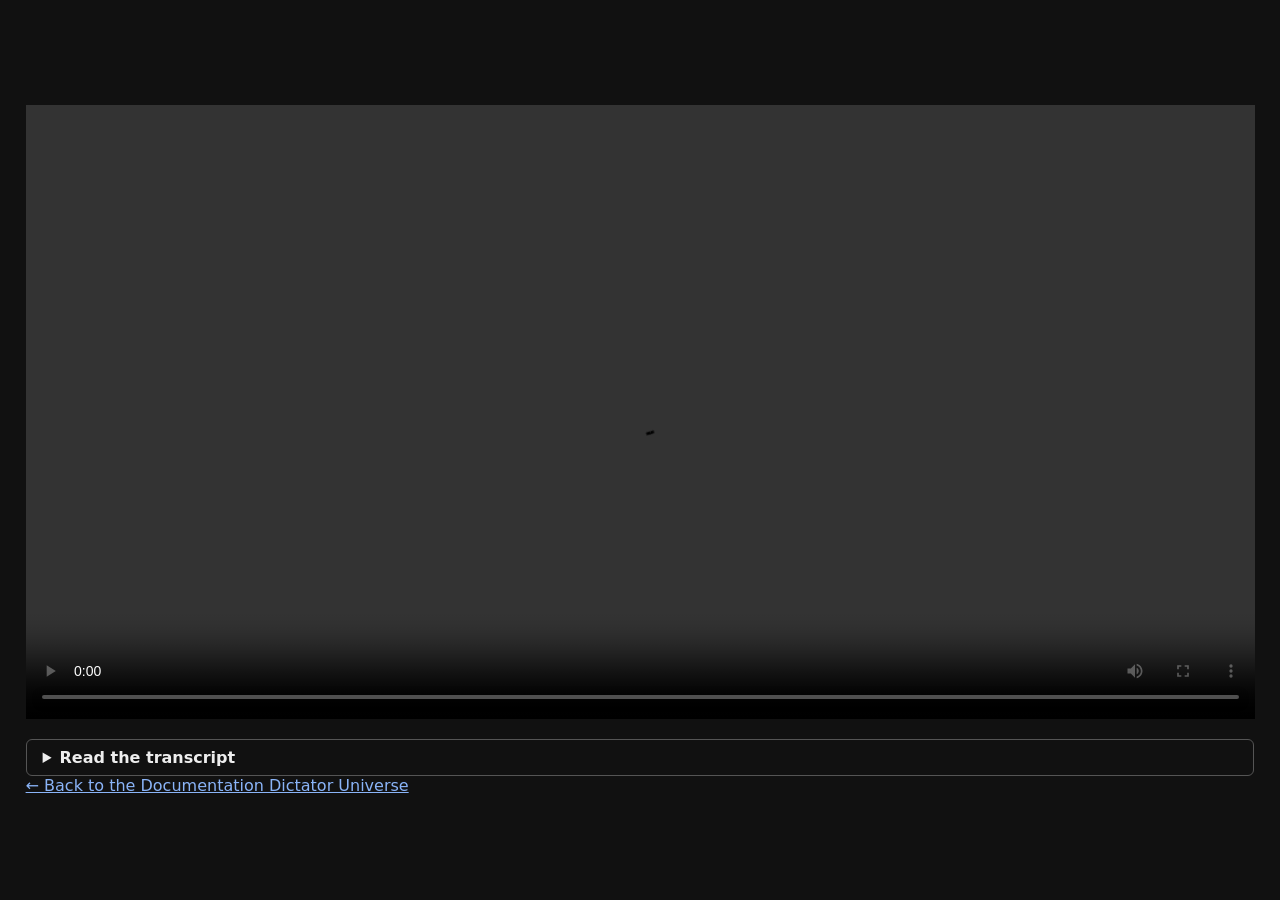
<file: funny/video/index.html>
<!DOCTYPE html>
<html lang="en">
<head>
    <meta charset="UTF-8">
    <meta name="viewport" content="width=device-width, initial-scale=1.0">
    <title>Master Bob – Video</title>
    <style>
        body { margin: 0; min-height: 100vh; display: flex; flex-direction: column; align-items: center; justify-content: center; background: #111; color: #eee; font-family: system-ui, sans-serif; }
        video { width: min(96vw, 1264px); height: auto; background: #000; }
        a { color: #8ab4f8; margin-top: 1rem; }
        a:focus-visible, summary:focus-visible, video:focus-visible { outline: 3px solid #ffd666; outline-offset: 3px; }
        details { width: min(96vw, 1264px); box-sizing: border-box; margin-top: 1rem; padding: .5rem 1rem; border: 1px solid #555; border-radius: 6px; }
        summary { cursor: pointer; font-weight: 600; }
        details p { margin: .5rem 0; line-height: 1.6; }
    </style>
</head>
<body>
    <main>
    <h1 style="position:absolute;width:1px;height:1px;overflow:hidden;clip:rect(0 0 0 0);white-space:nowrap">Master Bob trailer</h1>
    <video controls playsinline preload="metadata" aria-label="Master Bob trailer">
        <source src="2866bce0-2cce-4c57-b22e-65015198a02b.mp4" type="video/mp4">
        <track kind="captions" src="2866bce0-2cce-4c57-b22e-65015198a02b.en.vtt" srclang="en" label="English" default>
        Your browser does not support HTML5 video.
        <a href="2866bce0-2cce-4c57-b22e-65015198a02b.mp4">Download the video</a>
    </video>
    <details>
        <summary>Read the transcript</summary>
        <p><strong>Master Bob:</strong> Requirements come and go. Architectures rise and fall. Release dates drift like leaves in the wind.</p>
        <p><strong>Lord Ling:</strong> Excellent. We changed the architecture. Also the timeline. Also the feature scope.</p>
        <p><strong>Master Bob:</strong> The roadmap is merely a roadmap. Some requirements are worth keeping.</p>
        <p><em>This transcript covers spoken dialogue only. Music and visual action are not yet described.</em></p>
    </details>
    <a href="../../index.html">← Back to the Documentation Dictator Universe</a>
    </main>
</body>
</html>
</file>
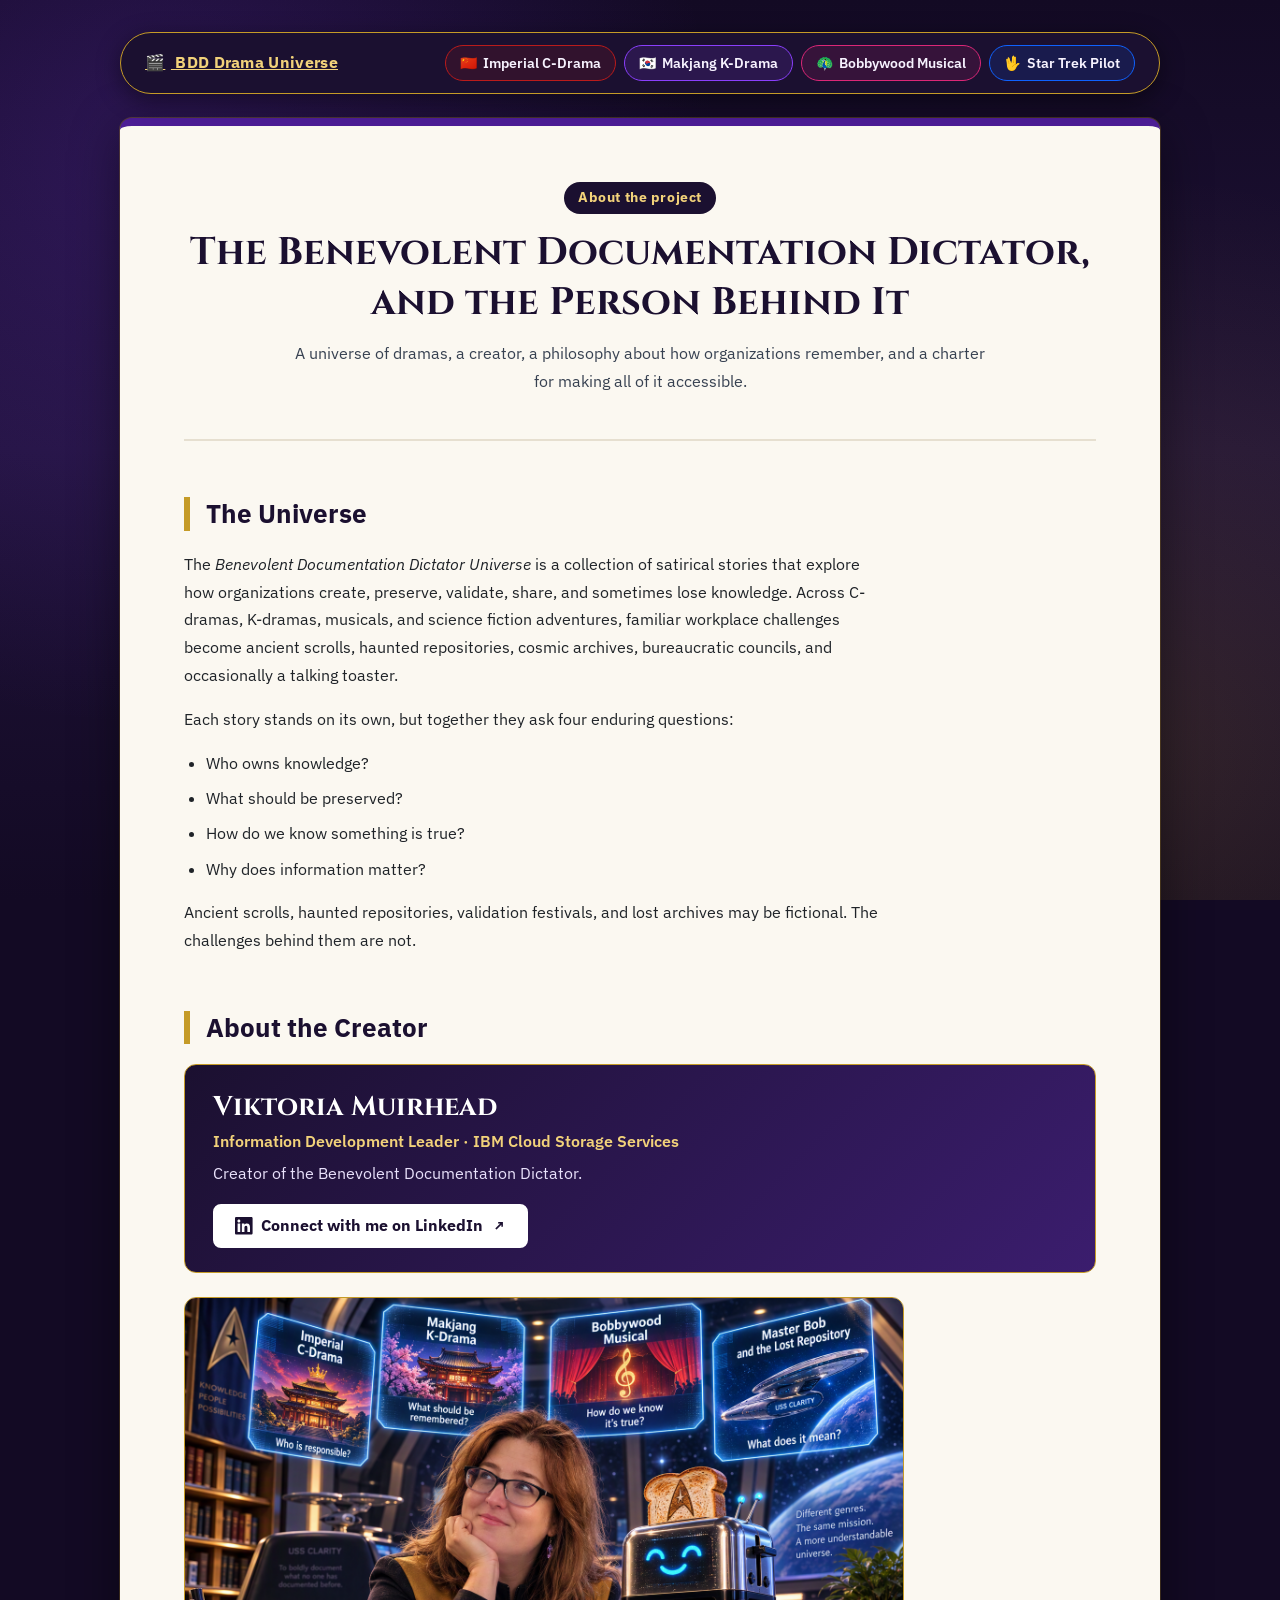
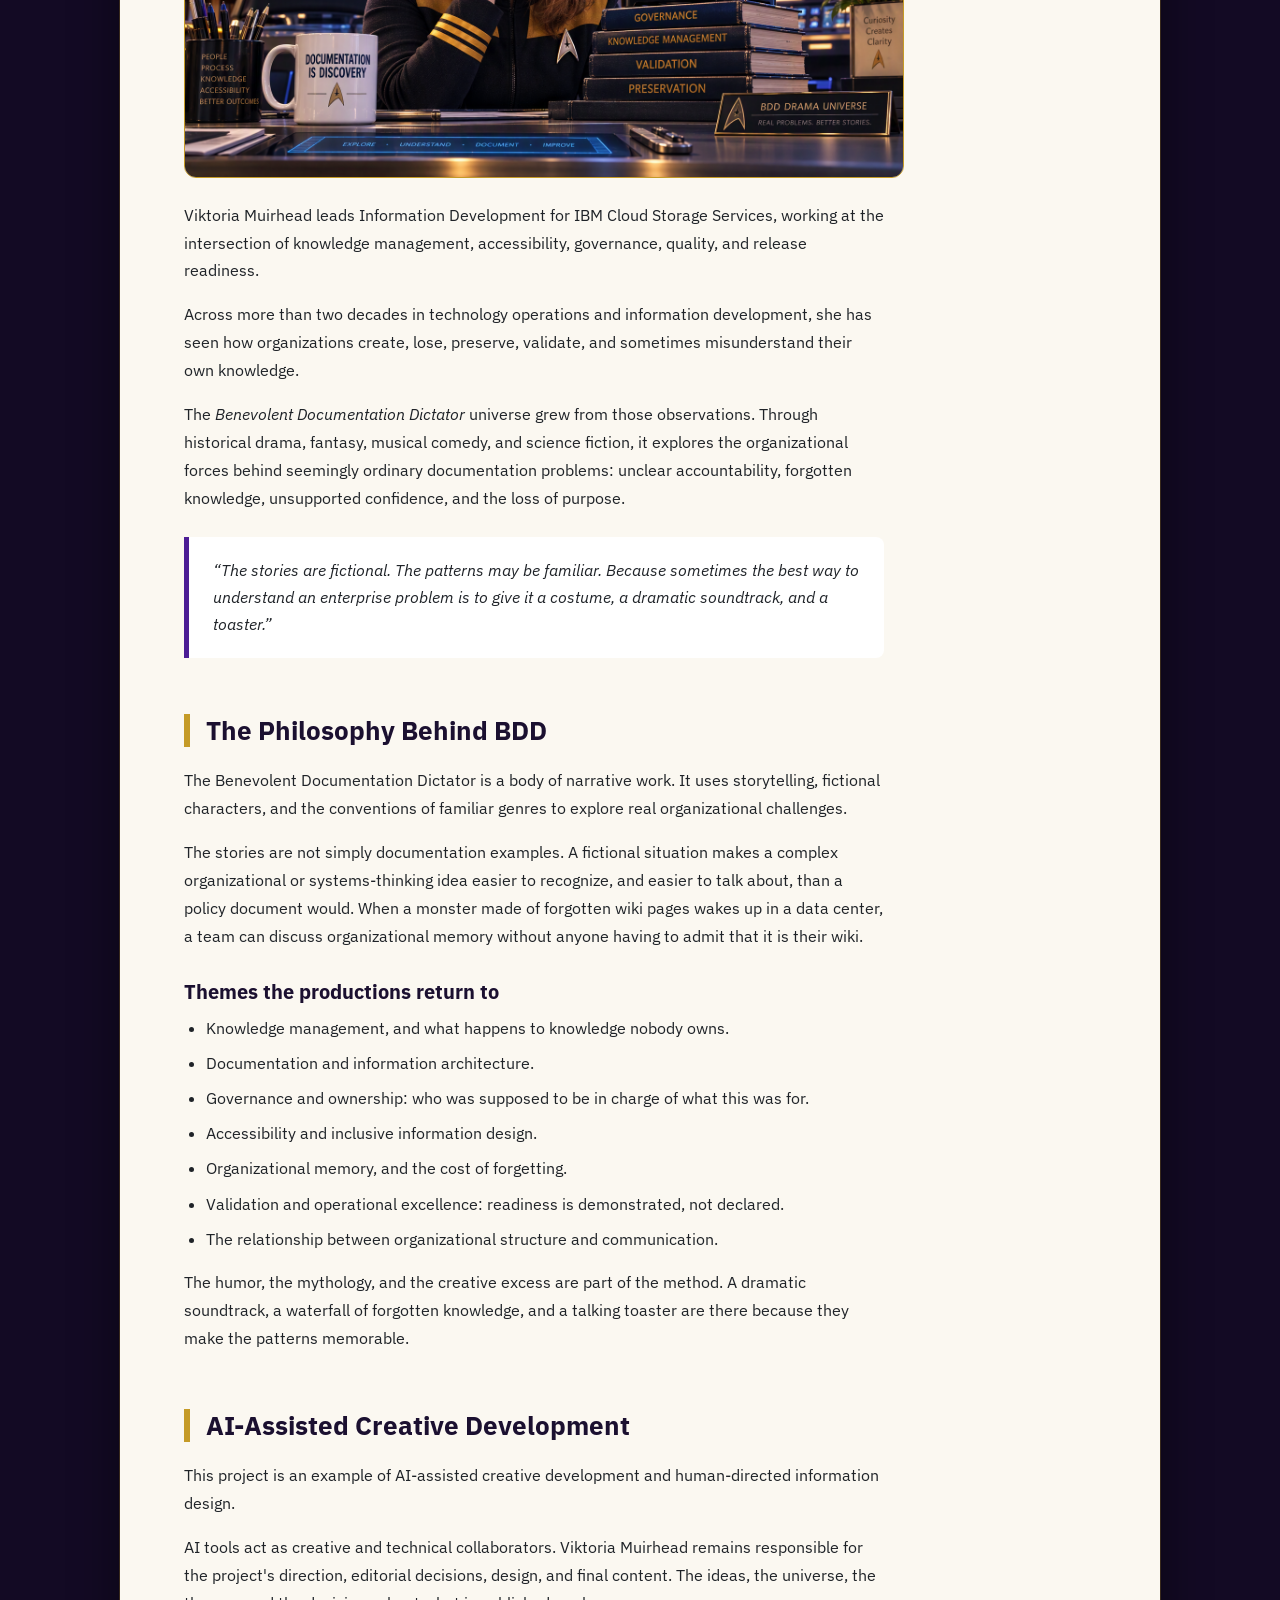
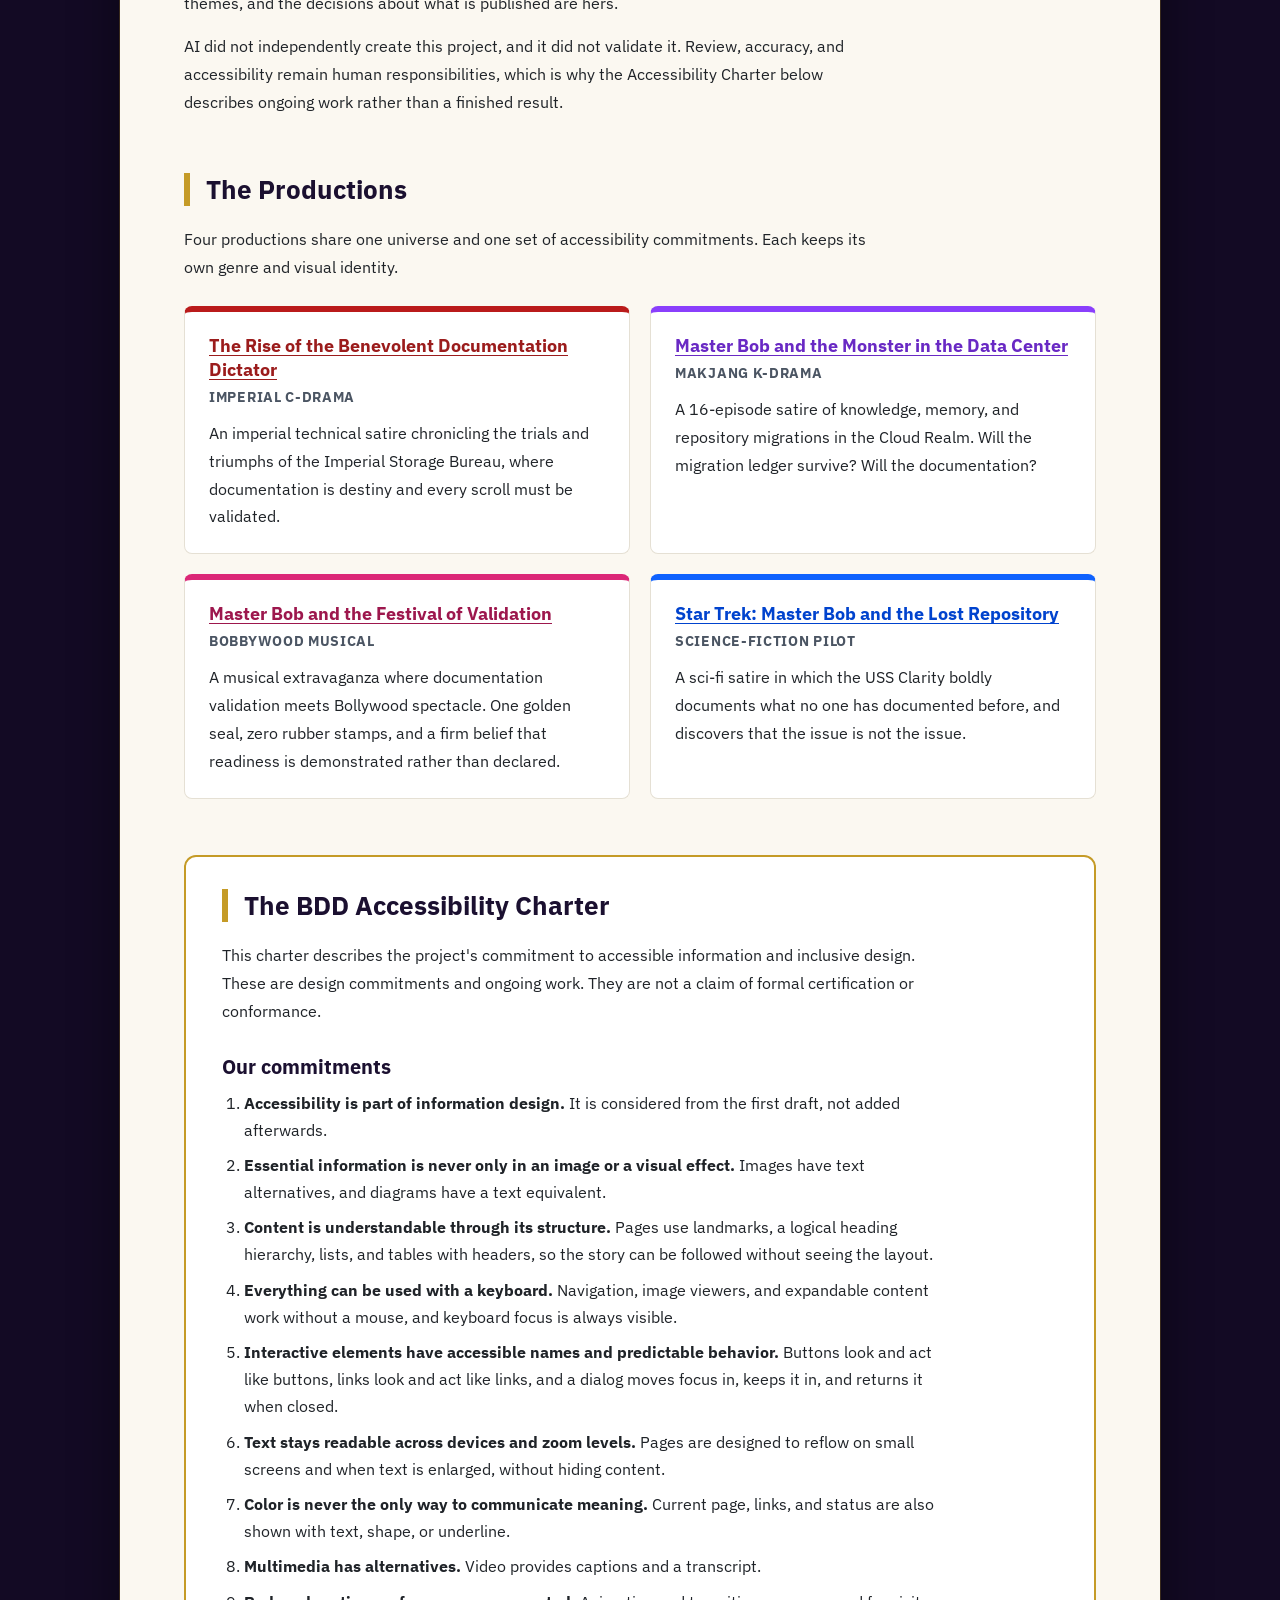
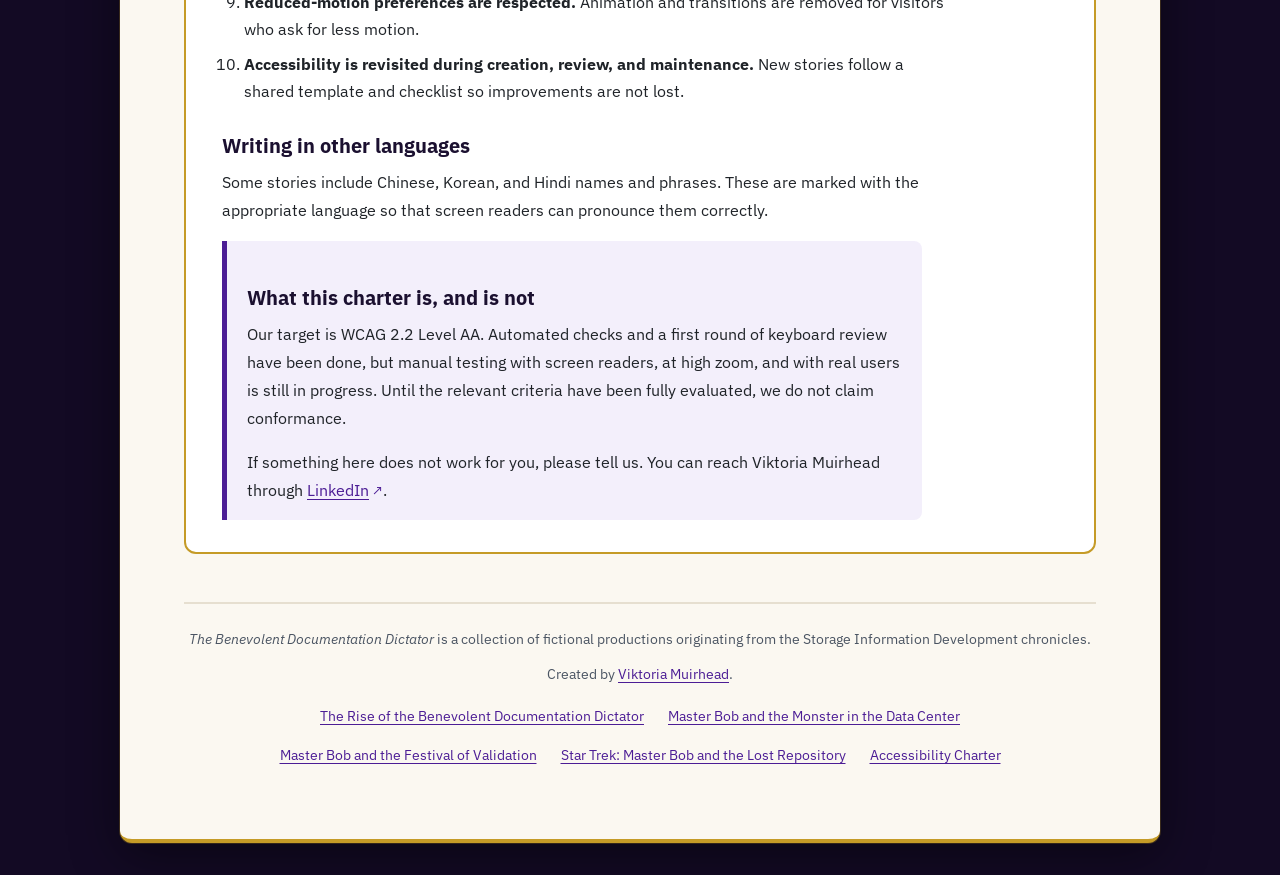
<file: about.html>
<!DOCTYPE html>
<html lang="en">
<head>
    <meta charset="UTF-8">
    <meta name="viewport" content="width=device-width, initial-scale=1.0">
    <title>About the Creator, the Project and the Accessibility Charter | Benevolent Documentation Dictator</title>
    <meta name="description" content="About Viktoria Muirhead, the philosophy behind the Benevolent Documentation Dictator universe, how AI-assisted creative development is used, and the project's Accessibility Charter.">
    <!-- Open Graph / Social sharing -->
    <meta property="og:type" content="website">
    <meta property="og:url" content="https://vickmuir.github.io/benevolent-documentation-dictator/about.html">
    <meta property="og:title" content="About the Benevolent Documentation Dictator">
    <meta property="og:description" content="The creator, the philosophy, the productions and the Accessibility Charter behind the Benevolent Documentation Dictator universe.">
    <meta property="og:image" content="https://vickmuir.github.io/benevolent-documentation-dictator/funny/DreamingofToast.png">
    <meta property="og:image:alt" content="Viktoria Muirhead at her USS Clarity desk, smiling up at holograms of the four BDD genres, with a smiling toaster beside a stack of books">
    <meta name="twitter:card" content="summary_large_image">
    <meta name="twitter:title" content="About the Benevolent Documentation Dictator">
    <meta name="twitter:description" content="The creator, the philosophy, the productions and the Accessibility Charter behind the Benevolent Documentation Dictator universe.">
    <meta name="twitter:image" content="https://vickmuir.github.io/benevolent-documentation-dictator/funny/DreamingofToast.png">
    <link rel="preconnect" href="https://fonts.googleapis.com">
    <link rel="preconnect" href="https://fonts.gstatic.com" crossorigin>
    <link href="https://fonts.googleapis.com/css2?family=Cinzel:wght@600;700;800;900&family=IBM+Plex+Sans:ital,wght@0,300;0,400;0,500;0,600;0,700;1,400&display=swap" rel="stylesheet">
    <link rel="stylesheet" href="assets/css/bdd-design-system.css">
    <link rel="stylesheet" href="assets/css/bdd-accessibility.css">
    <link rel="stylesheet" href="assets/css/bdd-responsive.css">
    <style>
        :root {
            --bdd-ink: #1b1030;
            --bdd-violet: #4c1d95;
            --bdd-gold-text: #f2d27a;
            --bdd-parchment: #fbf8f1;
        }

        * { box-sizing: border-box; margin: 0; padding: 0; }

        body {
            font-family: var(--bdd-font-body);
            line-height: var(--bdd-leading-body);
            color: var(--bdd-text);
            background-color: #130a24;
            background-image:
                radial-gradient(circle at 12% 18%, rgba(124, 58, 237, 0.22) 0%, transparent 42%),
                radial-gradient(circle at 88% 82%, rgba(197, 155, 39, 0.16) 0%, transparent 42%),
                linear-gradient(180deg, #130a24 0%, #1f1238 50%, #130a24 100%);
            background-attachment: fixed;
            padding: 32px 16px;
        }

        .container {
            max-width: var(--bdd-content-width);
            margin: 0 auto;
            background: var(--bdd-parchment);
            border-radius: var(--bdd-radius-lg);
            padding: 56px 64px;
            border-top: 8px solid var(--bdd-violet);
            border-bottom: 4px solid #c59b27;
            box-shadow: 0 12px 50px rgba(0, 0, 0, 0.45), 0 0 0 1px rgba(197, 155, 39, 0.3);
        }

        h1, h2, h3 { line-height: var(--bdd-leading-tight); color: var(--bdd-ink); }

        h1 {
            font-family: 'Cinzel', Georgia, serif;
            font-size: 2.4rem;
            margin-bottom: 12px;
        }

        h2 {
            font-size: 1.6rem;
            margin: 56px 0 20px;
            padding-left: 16px;
            border-left: 6px solid #c59b27;
        }

        h3 { font-size: 1.25rem; margin: 28px 0 10px; }

        main p { margin-bottom: 16px; font-size: 1.025rem; max-width: var(--bdd-prose-width); }

        main ul, main ol { margin: 0 0 16px 1.4rem; max-width: var(--bdd-prose-width); }
        main li { margin-bottom: 8px; }

        .about-hero {
            text-align: center;
            padding-bottom: 32px;
            margin-bottom: 8px;
            border-bottom: 2px solid #e6dfd0;
        }

        .about-hero p { margin: 0 auto 12px; color: #374151; }
        .about-hero__tag {
            display: inline-block;
            padding: 4px 14px;
            margin-bottom: 14px;
            border-radius: var(--bdd-radius-pill);
            background: var(--bdd-ink);
            color: var(--bdd-gold-text);
            font-size: var(--bdd-text-sm);
            font-weight: 700;
            letter-spacing: 0.04em;
        }

        .creator-card {
            display: flex;
            flex-direction: column;
            gap: 4px;
            padding: 24px 28px;
            margin: 0 0 24px;
            background: linear-gradient(135deg, #1b1030 0%, #3b1d6e 100%);
            border-radius: var(--bdd-radius-lg);
            border: 1px solid #c59b27;
            color: #ffffff;
        }

        .creator-card h3 {
            margin: 0;
            font-family: 'Cinzel', Georgia, serif;
            font-size: 1.7rem;
            color: #ffffff;
        }

        .creator-card .creator-role { margin: 0; color: var(--bdd-gold-text); font-weight: 600; }
        .creator-card .creator-sub { margin: 0 0 12px; color: #e9e1fb; }
        .creator-card .bdd-button { align-self: flex-start; background: #ffffff; border-color: #ffffff; color: #1b1030; }
        .creator-card .bdd-button:hover { background: #f2d27a; border-color: #f2d27a; color: #1b1030; }

        .creator-figure { margin: 0 0 24px; }
        .creator-figure img {
            display: block;
            width: 100%;
            max-width: 720px;
            height: auto;
            border-radius: var(--bdd-radius-lg);
            border: 1px solid #c59b27;
        }

        blockquote.creator-quote {
            margin: 24px 0;
            padding: 20px 24px;
            max-width: var(--bdd-prose-width);
            font-style: italic;
            background: #ffffff;
            border-left: 5px solid var(--bdd-violet);
            border-radius: 0 var(--bdd-radius-md) var(--bdd-radius-md) 0;
            color: #1f2328;
        }

        .productions {
            list-style: none;
            margin: 24px 0 0;
            padding: 0;
            max-width: none;
            display: grid;
            grid-template-columns: repeat(auto-fit, minmax(min(100%, 320px), 1fr));
            gap: 20px;
        }

        .production-card {
            margin: 0;
            padding: 22px 24px;
            background: #ffffff;
            border: 1px solid #e5e0d4;
            border-top: 6px solid var(--accent);
            border-radius: var(--bdd-radius-md);
        }

        .production-card h3 { margin: 0 0 4px; font-size: 1.15rem; }
        .production-card h3 a { color: var(--accent-text); }
        .production-card .production-genre { margin: 0 0 10px; font-size: var(--bdd-text-sm); font-weight: 700; color: #4b5563; text-transform: uppercase; letter-spacing: 0.05em; }
        .production-card p:last-child { margin-bottom: 0; }

        .production-card--cdrama { --accent: #ba1b1b; --accent-text: #9b1c1c; }
        .production-card--kdrama { --accent: #8a3ffc; --accent-text: #6929c4; }
        .production-card--bobbywood { --accent: #db2777; --accent-text: #9d174d; }
        .production-card--trek { --accent: #0f62fe; --accent-text: #0043ce; }

        .charter {
            margin-top: 56px;
            padding: 32px 36px;
            background: #ffffff;
            border: 2px solid #c59b27;
            border-radius: var(--bdd-radius-lg);
        }

        .charter > h2 { margin-top: 0; }

        .charter-note {
            padding: 16px 20px;
            max-width: var(--bdd-prose-width);
            background: #f3effb;
            border-left: 5px solid var(--bdd-violet);
            border-radius: 0 var(--bdd-radius-md) var(--bdd-radius-md) 0;
        }

        .charter-note p:last-child { margin-bottom: 0; }

        @media (max-width: 768px) {
            h1 { font-size: 1.85rem; }
            .container { padding: 32px 20px; }
            .charter { padding: 24px 18px; }
        }

        @media (max-width: 400px) {
            h1 { font-size: 1.45rem; overflow-wrap: break-word; }
        }
    </style>
</head>
<body data-bdd-theme="bdd">
<a class="bdd-skip-link" href="#main-content">Skip to main content</a>

<header class="bdd-site-header">
    <nav class="bdd-nav" aria-label="Site">
        <a class="bdd-nav__brand" href="about.html" aria-current="page"><span aria-hidden="true">🎬</span> BDD Drama Universe<span class="bdd-sr-only"> – about the project</span></a>
        <button type="button" class="bdd-nav__toggle" aria-expanded="false" aria-controls="bdd-nav-list"><span class="bdd-nav__toggle-bars" aria-hidden="true"></span>Menu</button>
        <ul class="bdd-nav__list" id="bdd-nav-list">
            <li><a class="bdd-nav__link bdd-nav__link--cdrama" href="index.html"><span class="bdd-nav__icon" aria-hidden="true">🇨🇳</span> Imperial C-Drama</a></li>
            <li><a class="bdd-nav__link bdd-nav__link--kdrama" href="monster-in-data-center.html"><span class="bdd-nav__icon" aria-hidden="true">🇰🇷</span> Makjang K-Drama</a></li>
            <li><a class="bdd-nav__link bdd-nav__link--bobbywood" href="festival-of-validation.html"><span class="bdd-nav__icon" aria-hidden="true">🦚</span> Bobbywood Musical</a></li>
            <li><a class="bdd-nav__link bdd-nav__link--trek" href="star-trek-lost-repository.html"><span class="bdd-nav__icon" aria-hidden="true">🖖</span> Star Trek Pilot</a></li>
        </ul>
    </nav>
</header>

<div class="container">
<main id="main-content" tabindex="-1">

    <div class="about-hero">
        <span class="about-hero__tag">About the project</span>
        <h1>The Benevolent Documentation Dictator, and the Person Behind It</h1>
        <p>A universe of dramas, a creator, a philosophy about how organizations remember, and a charter for making all of it accessible.</p>
    </div>

    <section aria-labelledby="universe-heading">
        <h2 id="universe-heading">The Universe</h2>
        <p>The <em>Benevolent Documentation Dictator Universe</em> is a collection of satirical stories that explore how organizations create, preserve, validate, share, and sometimes lose knowledge. Across C-dramas, K-dramas, musicals, and science fiction adventures, familiar workplace challenges become ancient scrolls, haunted repositories, cosmic archives, bureaucratic councils, and occasionally a talking toaster.</p>

        <p>Each story stands on its own, but together they ask four enduring questions:</p>
        <ul>
            <li>Who owns knowledge?</li>
            <li>What should be preserved?</li>
            <li>How do we know something is true?</li>
            <li>Why does information matter?</li>
        </ul>

        <p>Ancient scrolls, haunted repositories, validation festivals, and lost archives may be fictional. The challenges behind them are not.</p>
    </section>

    <section aria-labelledby="creator-heading">
        <h2 id="creator-heading">About the Creator</h2>

        <div class="creator-card">
            <h3>Viktoria Muirhead</h3>
            <p class="creator-role">Information Development Leader &middot; IBM Cloud Storage Services</p>
            <p class="creator-sub">Creator of the Benevolent Documentation Dictator.</p>
            <a class="bdd-button bdd-linkedin bdd-external" href="https://www.linkedin.com/in/viktoria-muirhead-255a285a/" target="_blank" rel="noopener noreferrer"><svg aria-hidden="true" focusable="false" viewBox="0 0 24 24"><path d="M20.447 20.452h-3.554v-5.569c0-1.328-.027-3.037-1.852-3.037-1.853 0-2.136 1.445-2.136 2.939v5.667H9.351V9h3.414v1.561h.046c.477-.9 1.637-1.85 3.37-1.85 3.601 0 4.267 2.37 4.267 5.455v6.286zM5.337 7.433c-1.144 0-2.063-.926-2.063-2.065 0-1.138.92-2.063 2.063-2.063 1.14 0 2.064.925 2.064 2.063 0 1.139-.925 2.065-2.064 2.065zm1.782 13.019H3.555V9h3.564v11.452zM22.225 0H1.771C.792 0 0 .774 0 1.729v20.542C0 23.227.792 24 1.771 24h20.451C23.2 24 24 23.227 24 22.271V1.729C24 .774 23.2 0 22.222 0h.003z"/></svg><span>Connect with me on LinkedIn</span><span class="bdd-sr-only"> (opens in a new tab)</span></a>
        </div>

        <figure class="creator-figure">
            <img src="funny/DreamingofToast.png" alt="Viktoria Muirhead in a starship uniform at her USS Clarity desk, chin resting on her hand, smiling as she looks up at glowing holograms of the four BDD genres: Imperial C-Drama, Makjang K-Drama, Bobbywood Musical, and Master Bob and the Lost Repository. A smiling toaster with a Starfleet-emblem slice of toast sits on a stack of books labeled Governance, Knowledge Management, Validation, and Preservation." loading="lazy">
        </figure>

        <p>Viktoria Muirhead leads Information Development for IBM Cloud Storage Services, working at the intersection of knowledge management, accessibility, governance, quality, and release readiness.</p>

        <p>Across more than two decades in technology operations and information development, she has seen how organizations create, lose, preserve, validate, and sometimes misunderstand their own knowledge.</p>

        <p>The <em>Benevolent Documentation Dictator</em> universe grew from those observations. Through historical drama, fantasy, musical comedy, and science fiction, it explores the organizational forces behind seemingly ordinary documentation problems: unclear accountability, forgotten knowledge, unsupported confidence, and the loss of purpose.</p>

        <blockquote class="creator-quote">
            &ldquo;The stories are fictional. The patterns may be familiar. Because sometimes the best way to understand an enterprise problem is to give it a costume, a dramatic soundtrack, and a toaster.&rdquo;
        </blockquote>
    </section>

    <section aria-labelledby="philosophy-heading">
        <h2 id="philosophy-heading">The Philosophy Behind BDD</h2>

        <p>The Benevolent Documentation Dictator is a body of narrative work. It uses storytelling, fictional characters, and the conventions of familiar genres to explore real organizational challenges.</p>

        <p>The stories are not simply documentation examples. A fictional situation makes a complex organizational or systems-thinking idea easier to recognize, and easier to talk about, than a policy document would. When a monster made of forgotten wiki pages wakes up in a data center, a team can discuss organizational memory without anyone having to admit that it is their wiki.</p>

        <h3>Themes the productions return to</h3>
        <ul>
            <li>Knowledge management, and what happens to knowledge nobody owns.</li>
            <li>Documentation and information architecture.</li>
            <li>Governance and ownership: who was supposed to be in charge of what this was for.</li>
            <li>Accessibility and inclusive information design.</li>
            <li>Organizational memory, and the cost of forgetting.</li>
            <li>Validation and operational excellence: readiness is demonstrated, not declared.</li>
            <li>The relationship between organizational structure and communication.</li>
        </ul>

        <p>The humor, the mythology, and the creative excess are part of the method. A dramatic soundtrack, a waterfall of forgotten knowledge, and a talking toaster are there because they make the patterns memorable.</p>
    </section>

    <section aria-labelledby="ai-heading">
        <h2 id="ai-heading">AI-Assisted Creative Development</h2>

        <p>This project is an example of AI-assisted creative development and human-directed information design.</p>

        <p>AI tools act as creative and technical collaborators. Viktoria Muirhead remains responsible for the project's direction, editorial decisions, design, and final content. The ideas, the universe, the themes, and the decisions about what is published are hers.</p>

        <p>AI did not independently create this project, and it did not validate it. Review, accuracy, and accessibility remain human responsibilities, which is why the Accessibility Charter below describes ongoing work rather than a finished result.</p>
    </section>

    <section aria-labelledby="productions-heading">
        <h2 id="productions-heading">The Productions</h2>

        <p>Four productions share one universe and one set of accessibility commitments. Each keeps its own genre and visual identity.</p>

        <ul class="productions">
            <li class="production-card production-card--cdrama">
                <h3><a href="index.html">The Rise of the Benevolent Documentation Dictator</a></h3>
                <p class="production-genre">Imperial C-Drama</p>
                <p>An imperial technical satire chronicling the trials and triumphs of the Imperial Storage Bureau, where documentation is destiny and every scroll must be validated.</p>
            </li>
            <li class="production-card production-card--kdrama">
                <h3><a href="monster-in-data-center.html">Master Bob and the Monster in the Data Center</a></h3>
                <p class="production-genre">Makjang K-Drama</p>
                <p>A 16-episode satire of knowledge, memory, and repository migrations in the Cloud Realm. Will the migration ledger survive? Will the documentation?</p>
            </li>
            <li class="production-card production-card--bobbywood">
                <h3><a href="festival-of-validation.html">Master Bob and the Festival of Validation</a></h3>
                <p class="production-genre">Bobbywood Musical</p>
                <p>A musical extravaganza where documentation validation meets Bollywood spectacle. One golden seal, zero rubber stamps, and a firm belief that readiness is demonstrated rather than declared.</p>
            </li>
            <li class="production-card production-card--trek">
                <h3><a href="star-trek-lost-repository.html">Star Trek: Master Bob and the Lost Repository</a></h3>
                <p class="production-genre">Science-fiction pilot</p>
                <p>A sci-fi satire in which the USS Clarity boldly documents what no one has documented before, and discovers that the issue is not the issue.</p>
            </li>
        </ul>
    </section>

    <section class="charter" id="accessibility-charter" aria-labelledby="accessibility-charter-heading">
        <h2 id="accessibility-charter-heading">The BDD Accessibility Charter</h2>

        <p>This charter describes the project's commitment to accessible information and inclusive design. These are design commitments and ongoing work. They are not a claim of formal certification or conformance.</p>

        <h3>Our commitments</h3>
        <ol>
            <li><strong>Accessibility is part of information design.</strong> It is considered from the first draft, not added afterwards.</li>
            <li><strong>Essential information is never only in an image or a visual effect.</strong> Images have text alternatives, and diagrams have a text equivalent.</li>
            <li><strong>Content is understandable through its structure.</strong> Pages use landmarks, a logical heading hierarchy, lists, and tables with headers, so the story can be followed without seeing the layout.</li>
            <li><strong>Everything can be used with a keyboard.</strong> Navigation, image viewers, and expandable content work without a mouse, and keyboard focus is always visible.</li>
            <li><strong>Interactive elements have accessible names and predictable behavior.</strong> Buttons look and act like buttons, links look and act like links, and a dialog moves focus in, keeps it in, and returns it when closed.</li>
            <li><strong>Text stays readable across devices and zoom levels.</strong> Pages are designed to reflow on small screens and when text is enlarged, without hiding content.</li>
            <li><strong>Color is never the only way to communicate meaning.</strong> Current page, links, and status are also shown with text, shape, or underline.</li>
            <li><strong>Multimedia has alternatives.</strong> Video provides captions and a transcript.</li>
            <li><strong>Reduced-motion preferences are respected.</strong> Animation and transitions are removed for visitors who ask for less motion.</li>
            <li><strong>Accessibility is revisited during creation, review, and maintenance.</strong> New stories follow a shared template and checklist so improvements are not lost.</li>
        </ol>

        <h3>Writing in other languages</h3>
        <p>Some stories include Chinese, Korean, and Hindi names and phrases. These are marked with the appropriate language so that screen readers can pronounce them correctly.</p>

        <div class="charter-note">
            <h3>What this charter is, and is not</h3>
            <p>Our target is WCAG 2.2 Level AA. Automated checks and a first round of keyboard review have been done, but manual testing with screen readers, at high zoom, and with real users is still in progress. Until the relevant criteria have been fully evaluated, we do not claim conformance.</p>
            <p>If something here does not work for you, please tell us. You can reach Viktoria Muirhead through <a class="bdd-external" href="https://www.linkedin.com/in/viktoria-muirhead-255a285a/" target="_blank" rel="noopener noreferrer">LinkedIn<span class="bdd-sr-only"> (opens in a new tab)</span></a>.</p>
        </div>
    </section>

</main>

<footer class="bdd-footer">
    <p><em>The Benevolent Documentation Dictator</em> is a collection of fictional productions originating from the Storage Information Development chronicles.</p>
    <p>Created by <a href="about.html" aria-current="page">Viktoria Muirhead</a>.</p>
    <nav class="bdd-footer__nav" aria-label="Footer">
        <ul class="bdd-footer__list">
            <li><a href="index.html">The Rise of the Benevolent Documentation Dictator</a></li>
            <li><a href="monster-in-data-center.html">Master Bob and the Monster in the Data Center</a></li>
            <li><a href="festival-of-validation.html">Master Bob and the Festival of Validation</a></li>
            <li><a href="star-trek-lost-repository.html">Star Trek: Master Bob and the Lost Repository</a></li>
            <li><a href="about.html#accessibility-charter">Accessibility Charter</a></li>
        </ul>
    </nav>
</footer>
</div>

<script src="assets/js/bdd-accessibility.js" defer></script>
<script src="assets/js/bdd-components.js" defer></script>
</body>
</html>
</file>
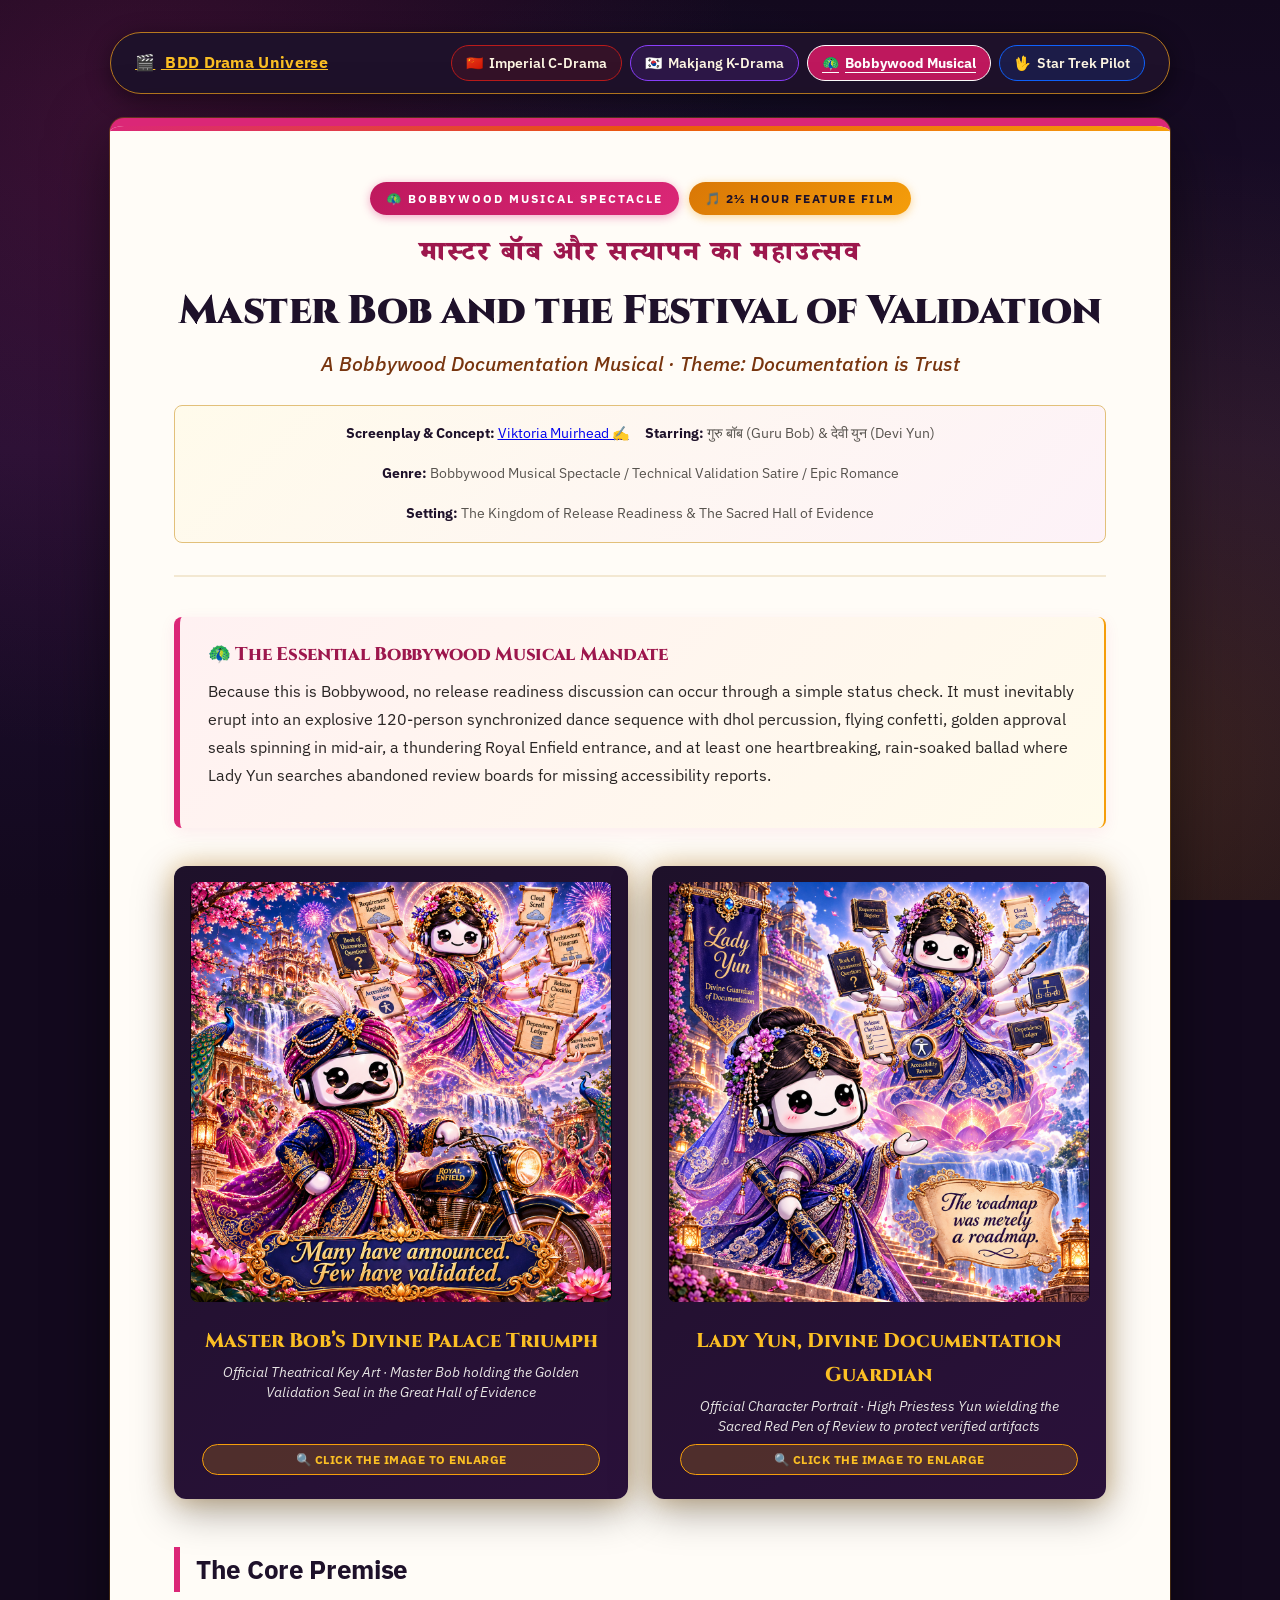
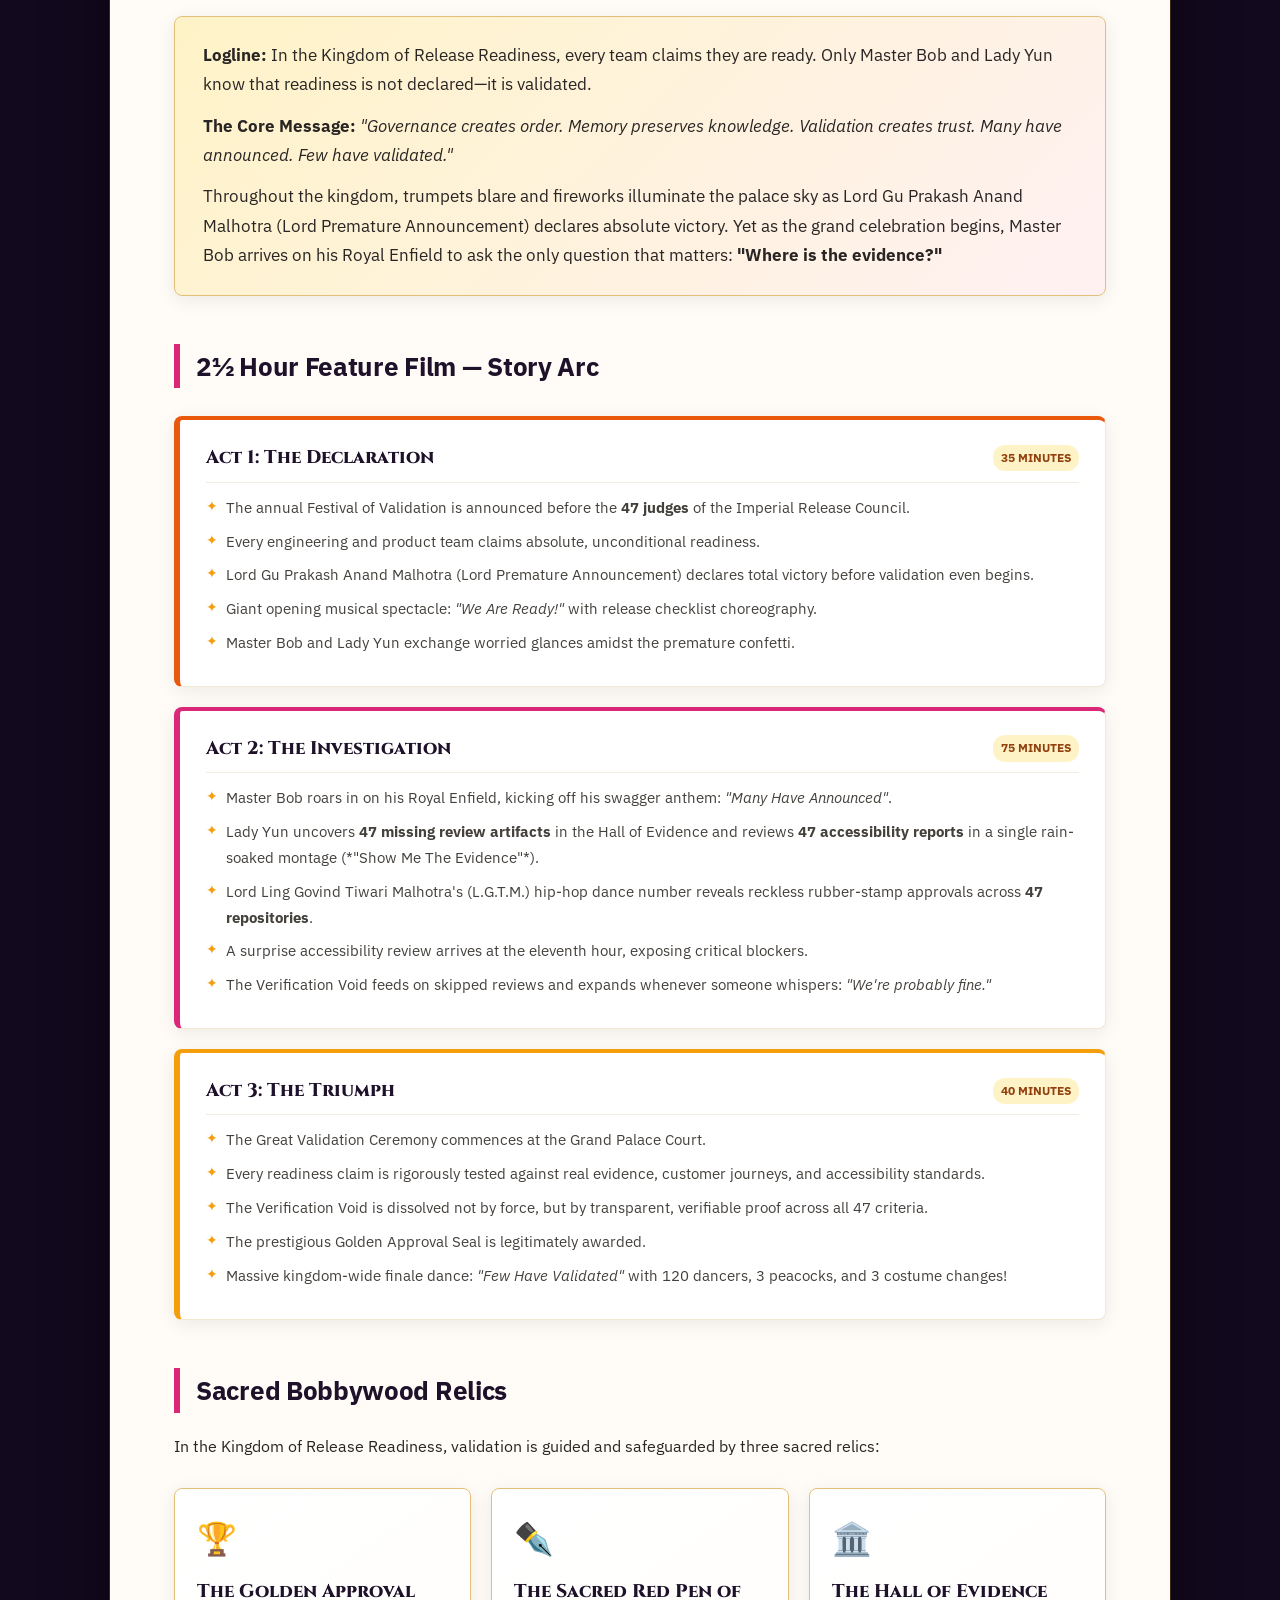
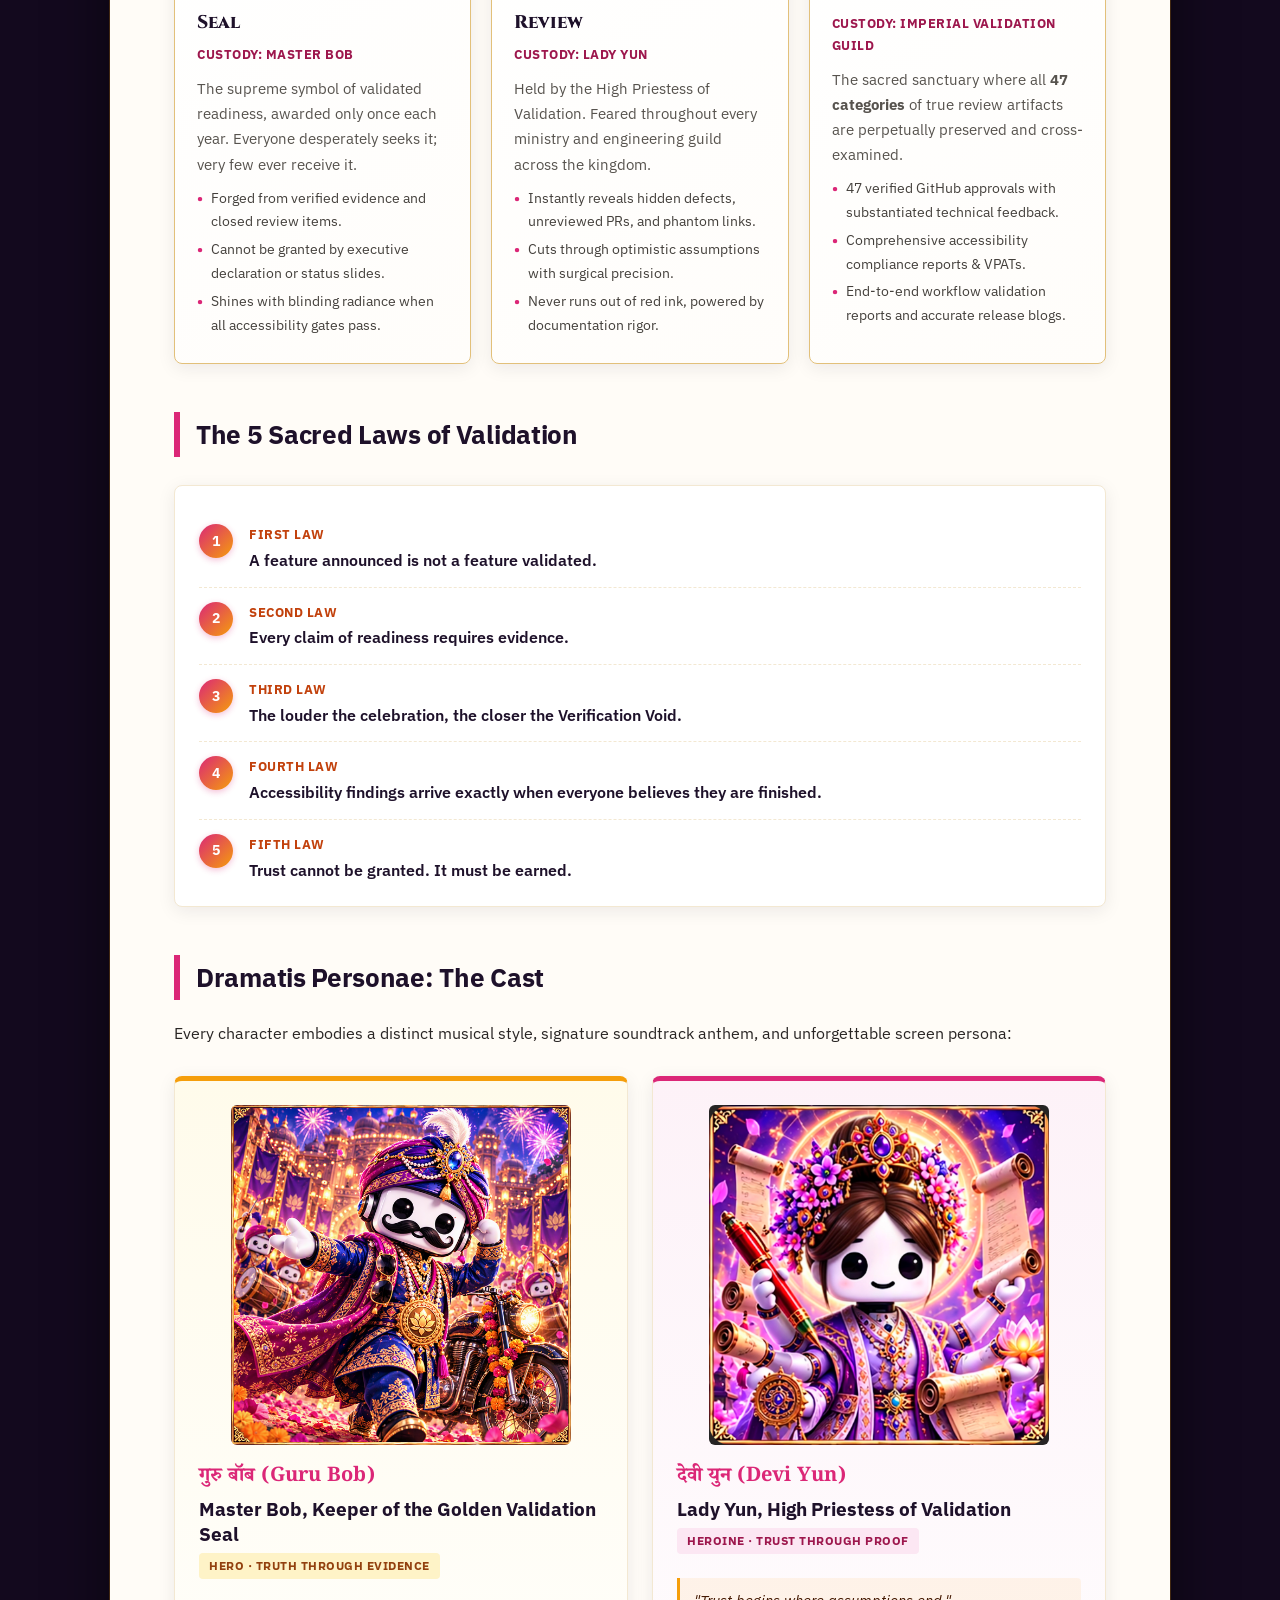
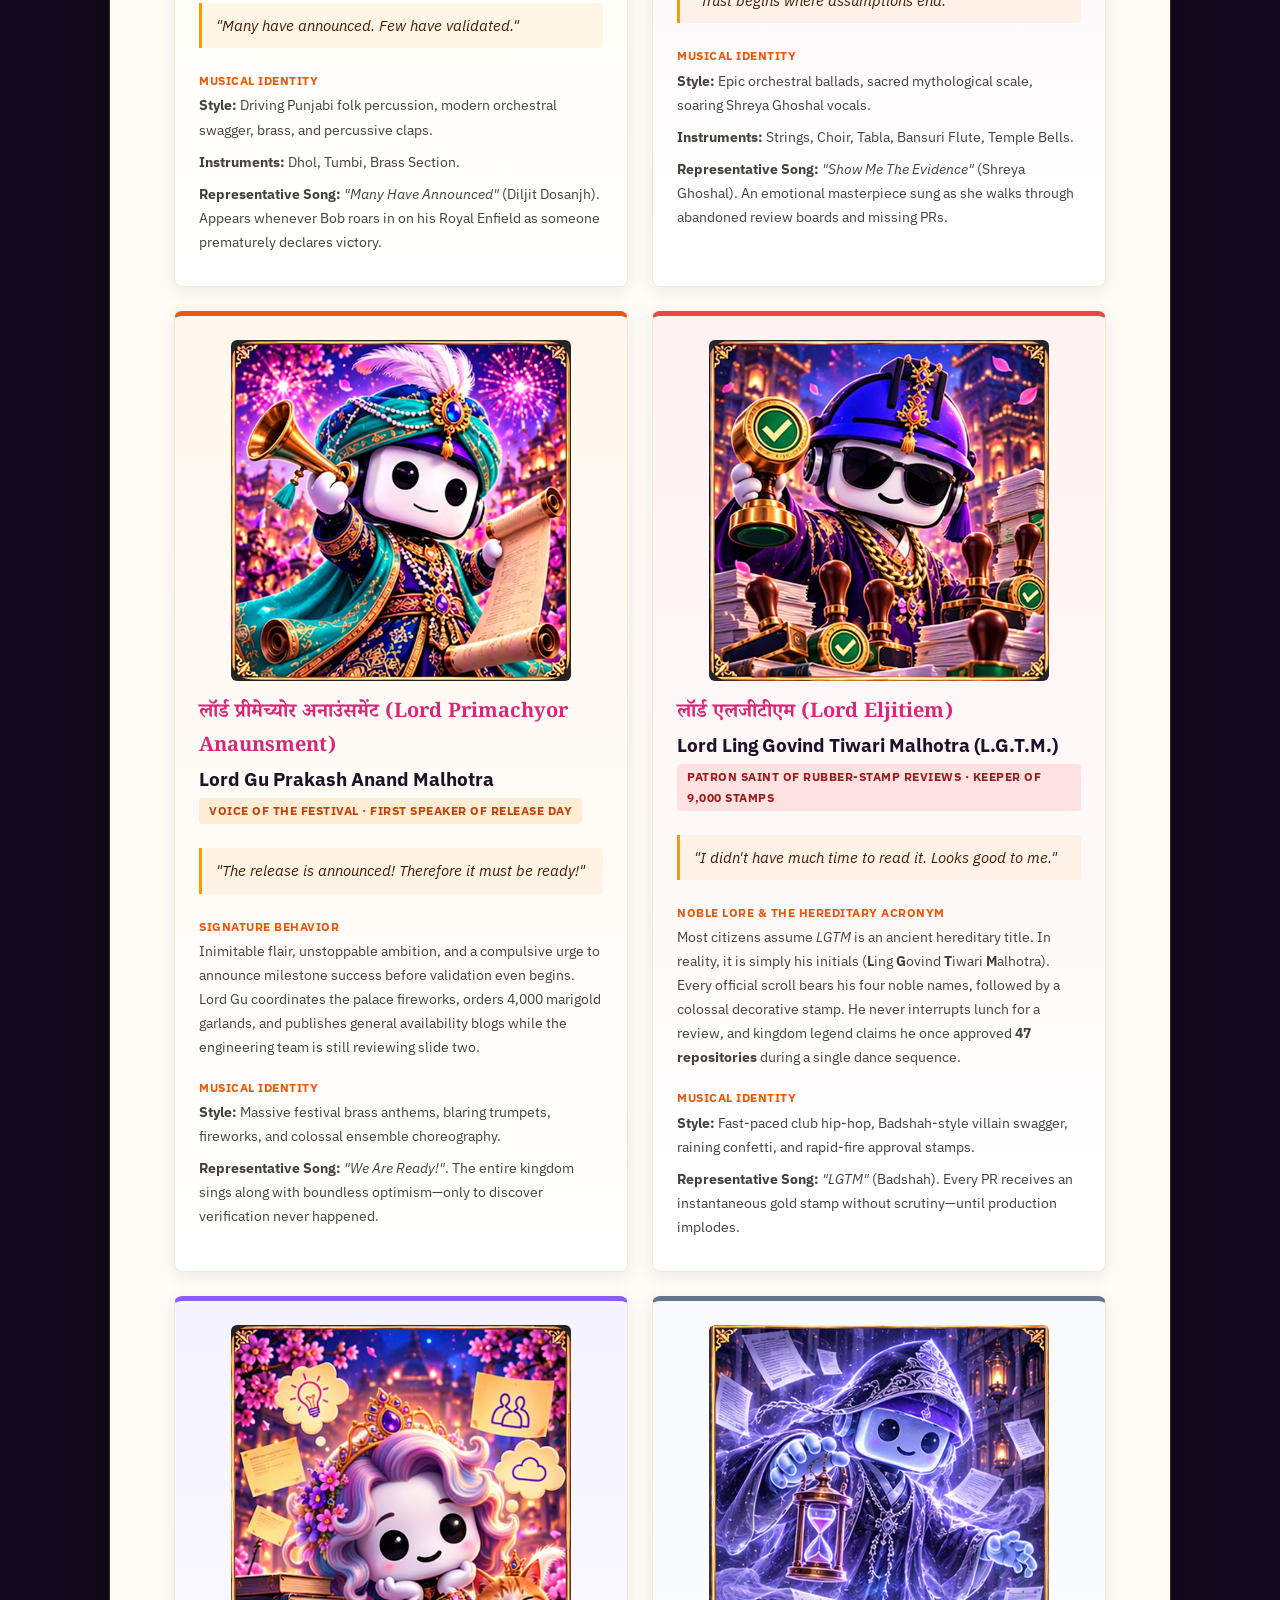
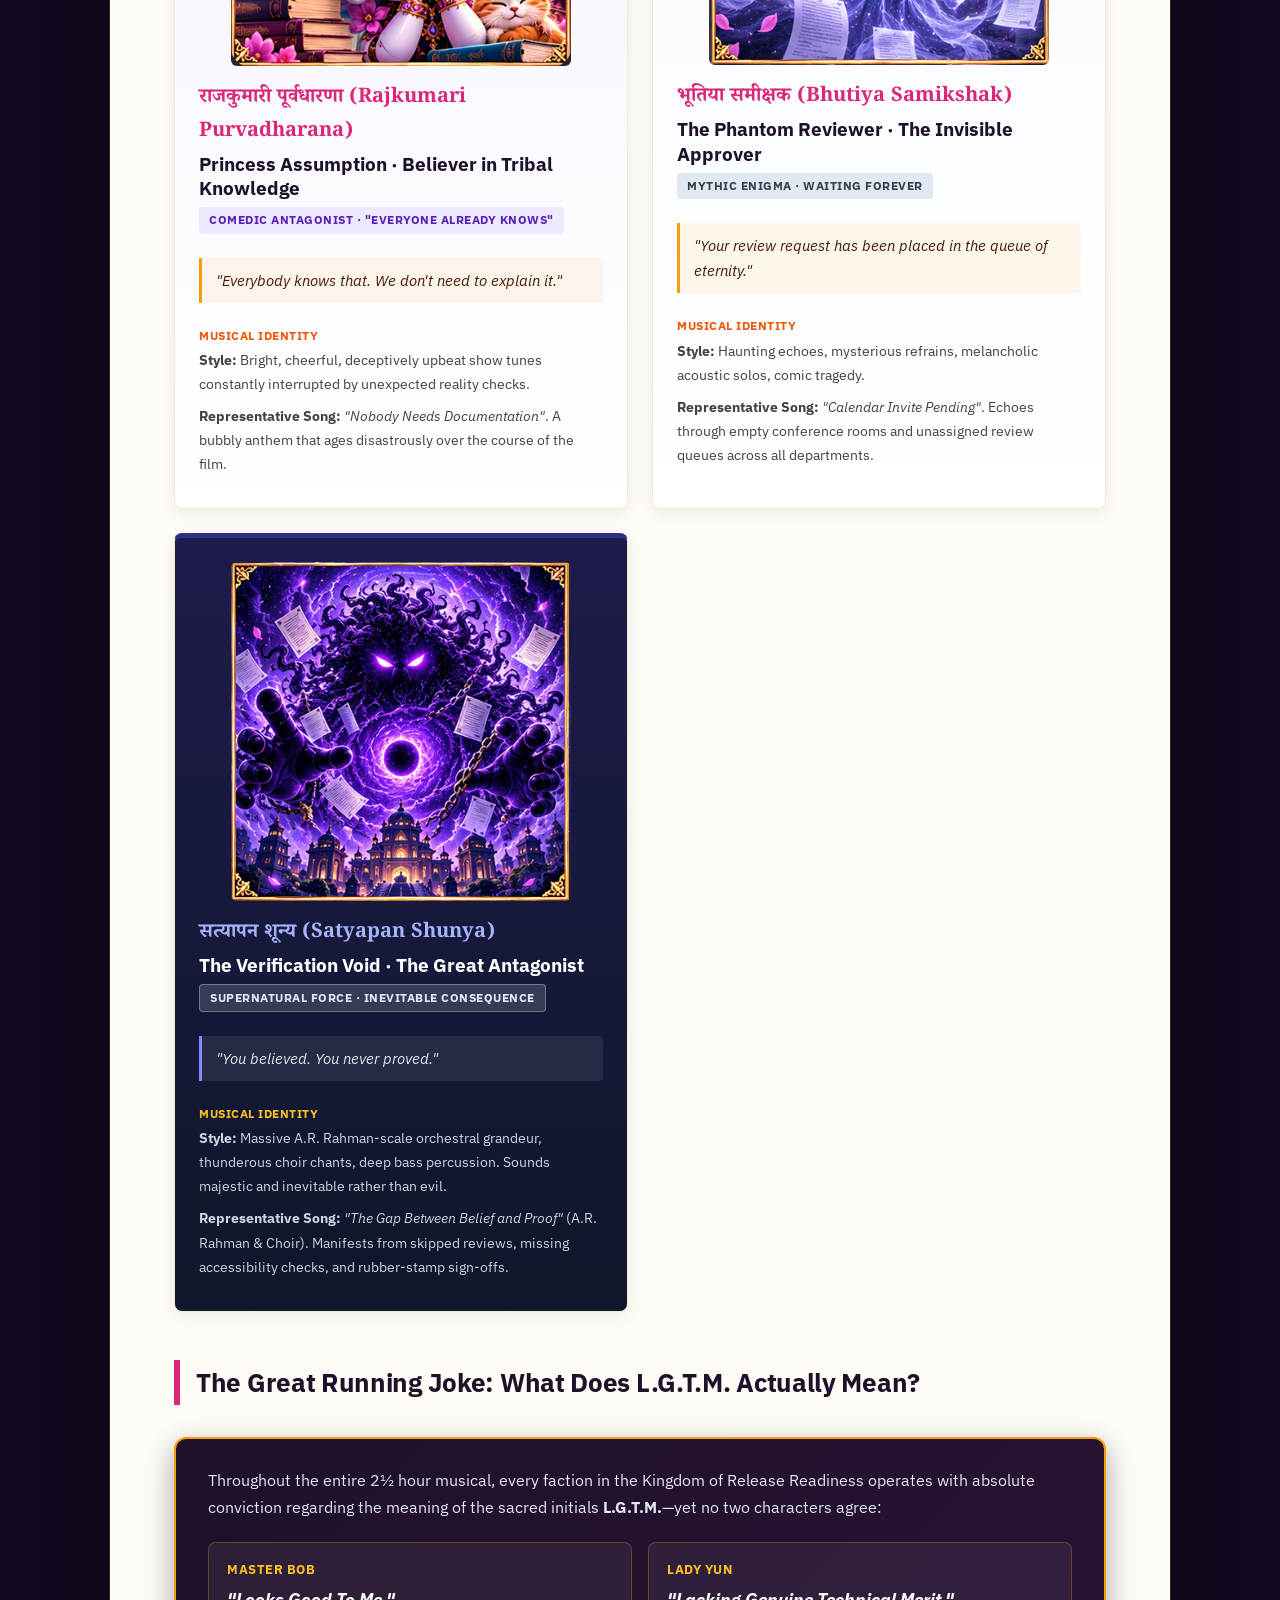
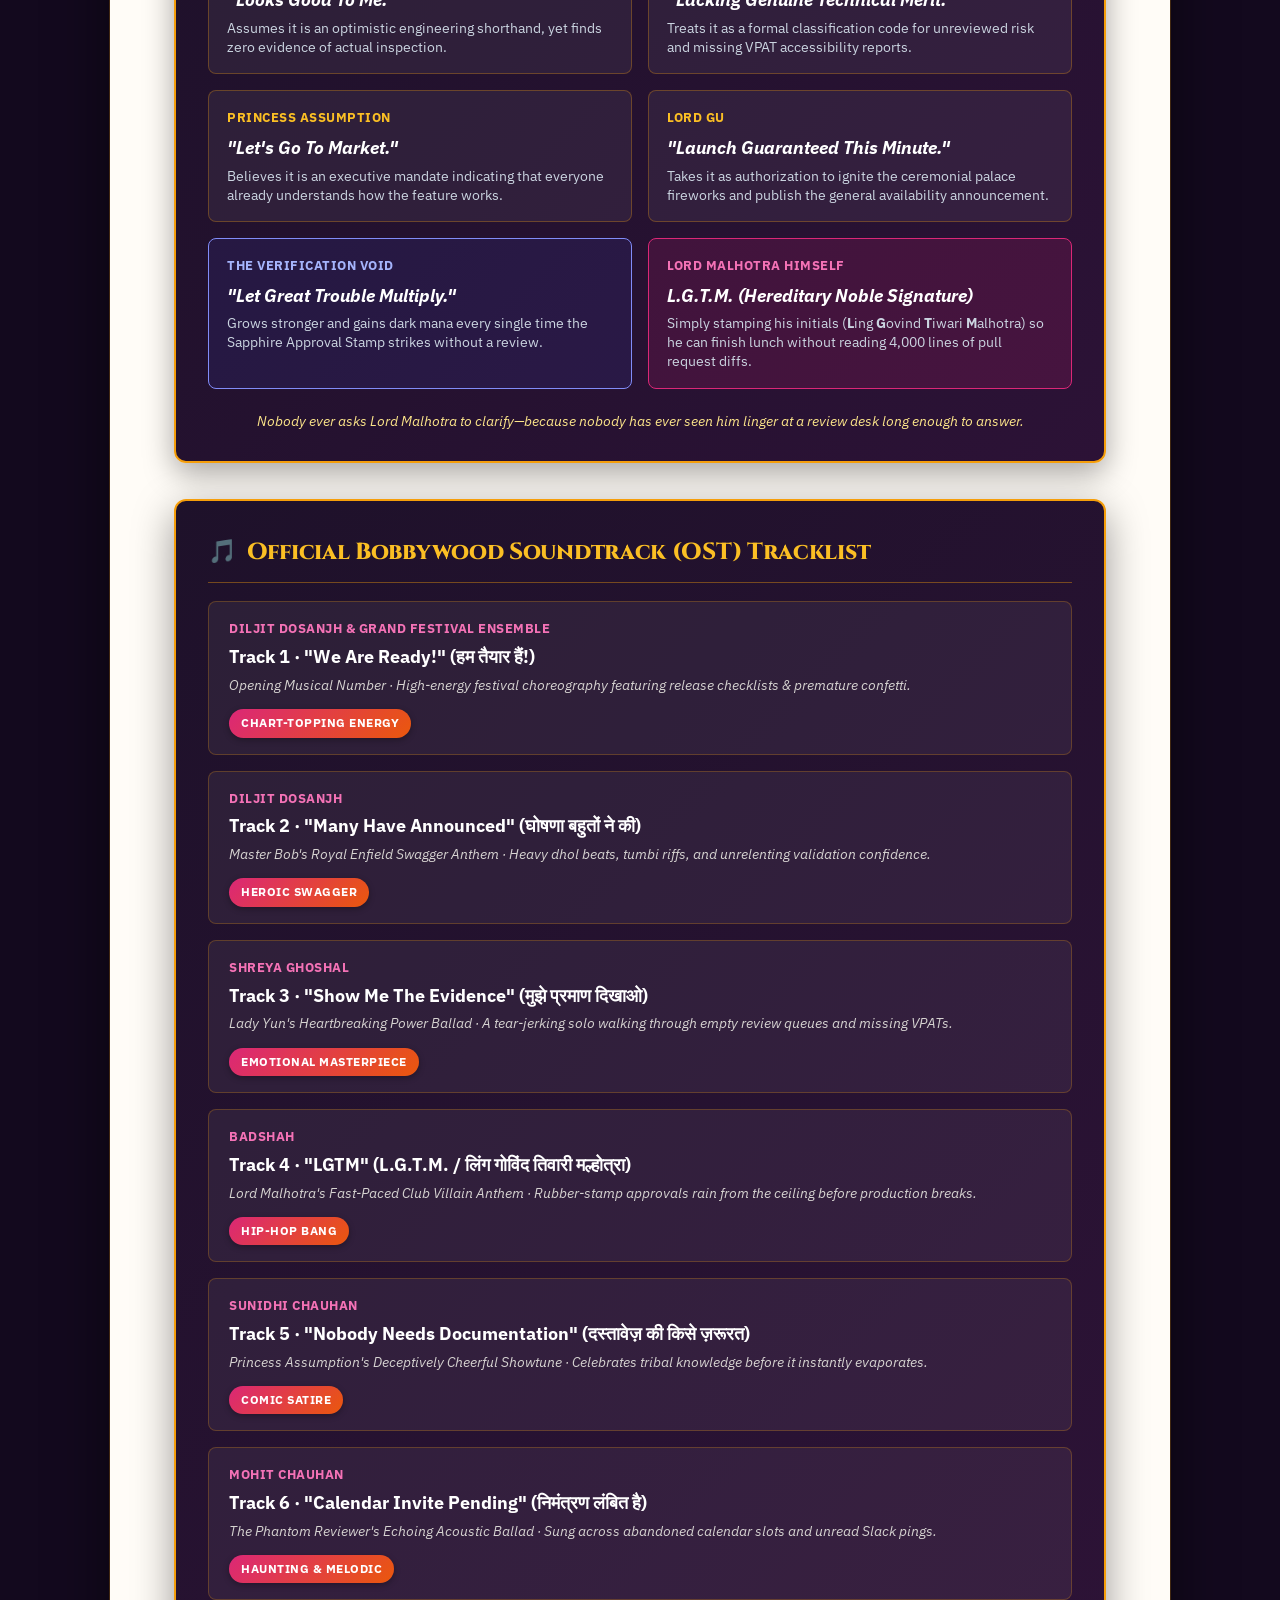
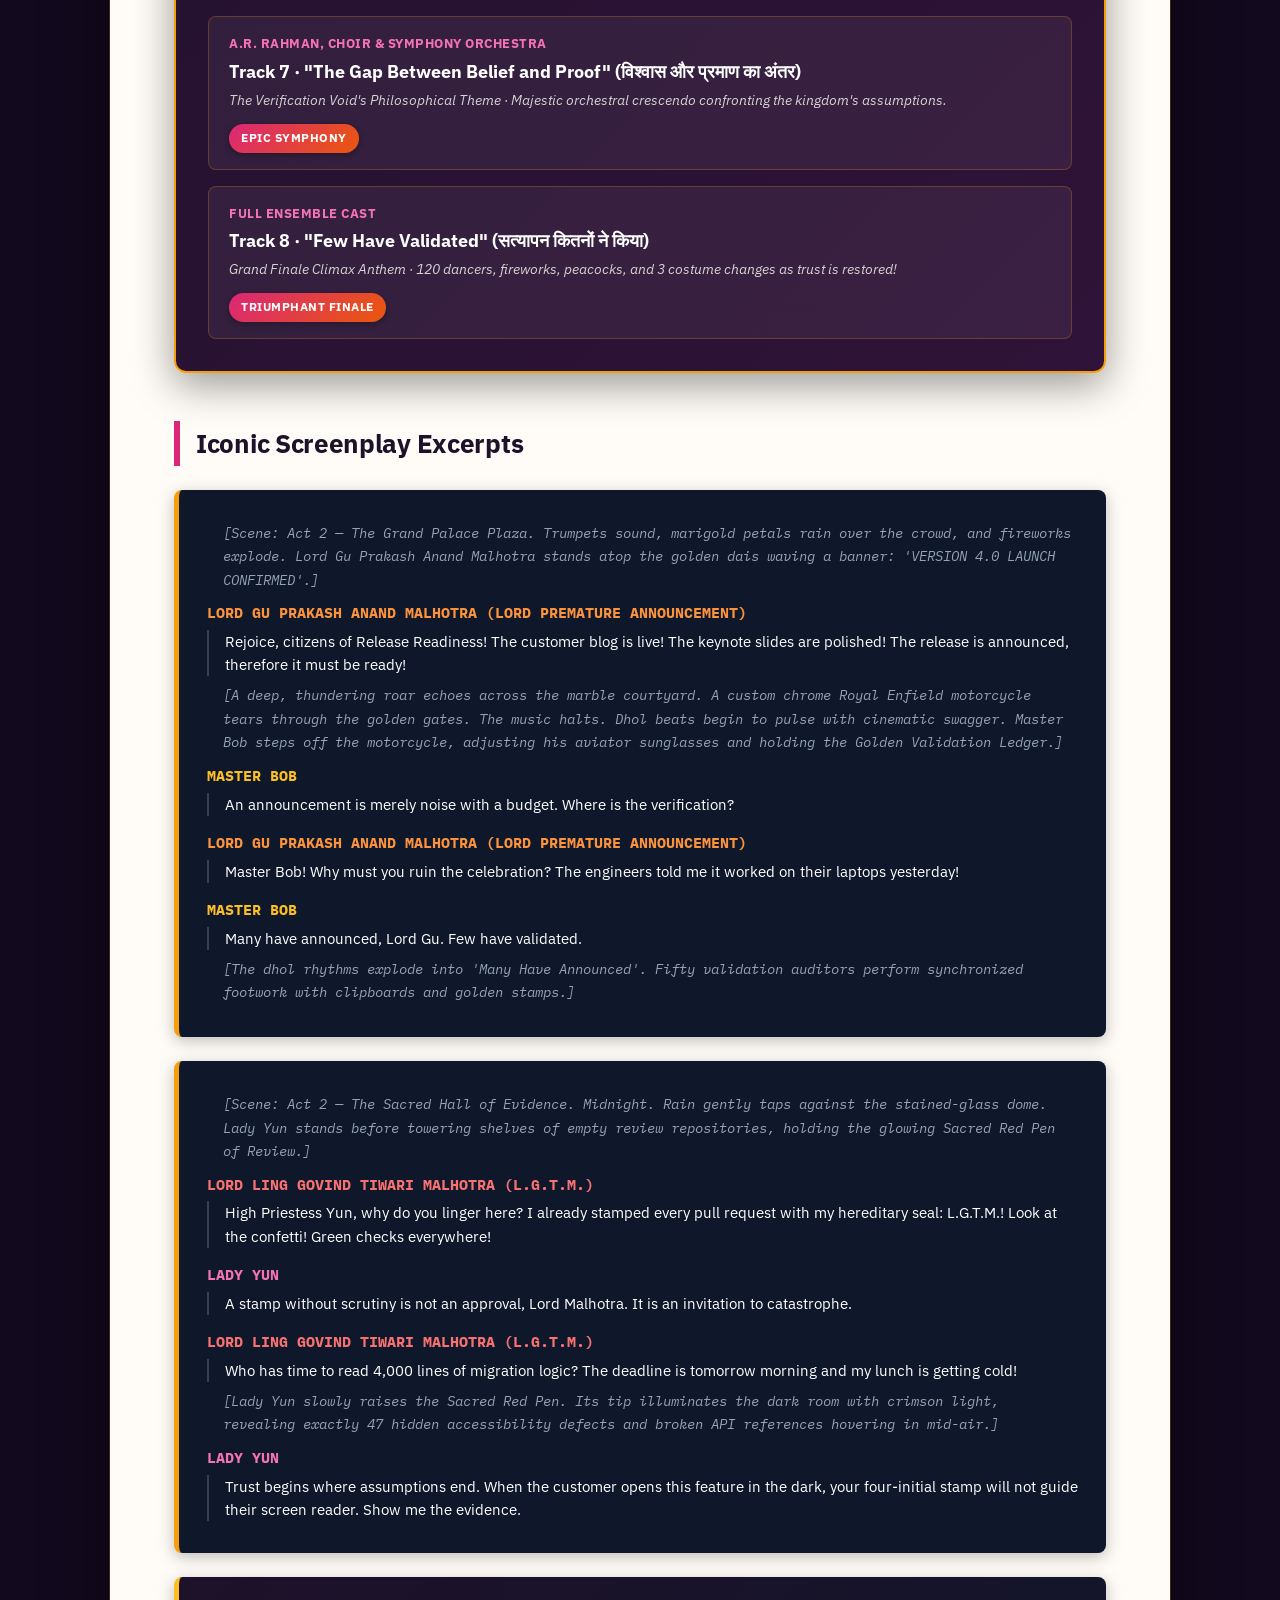
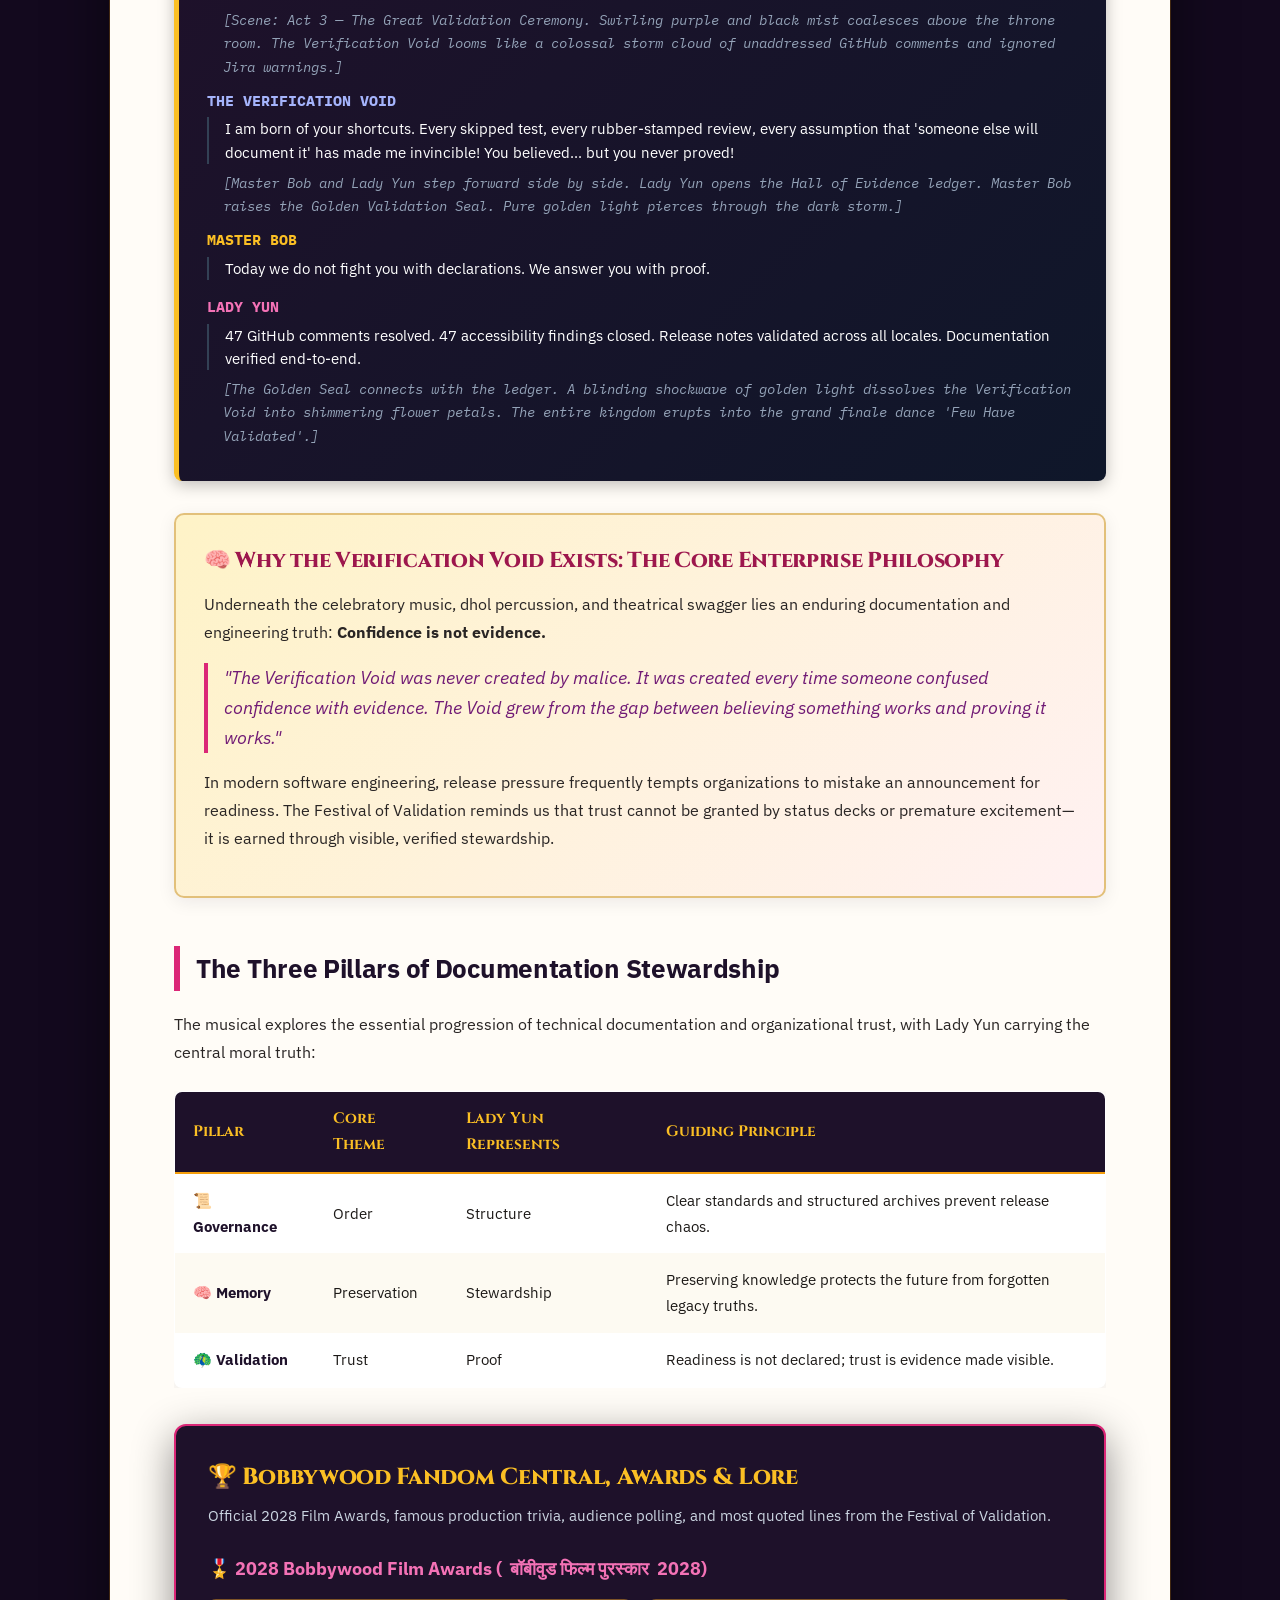
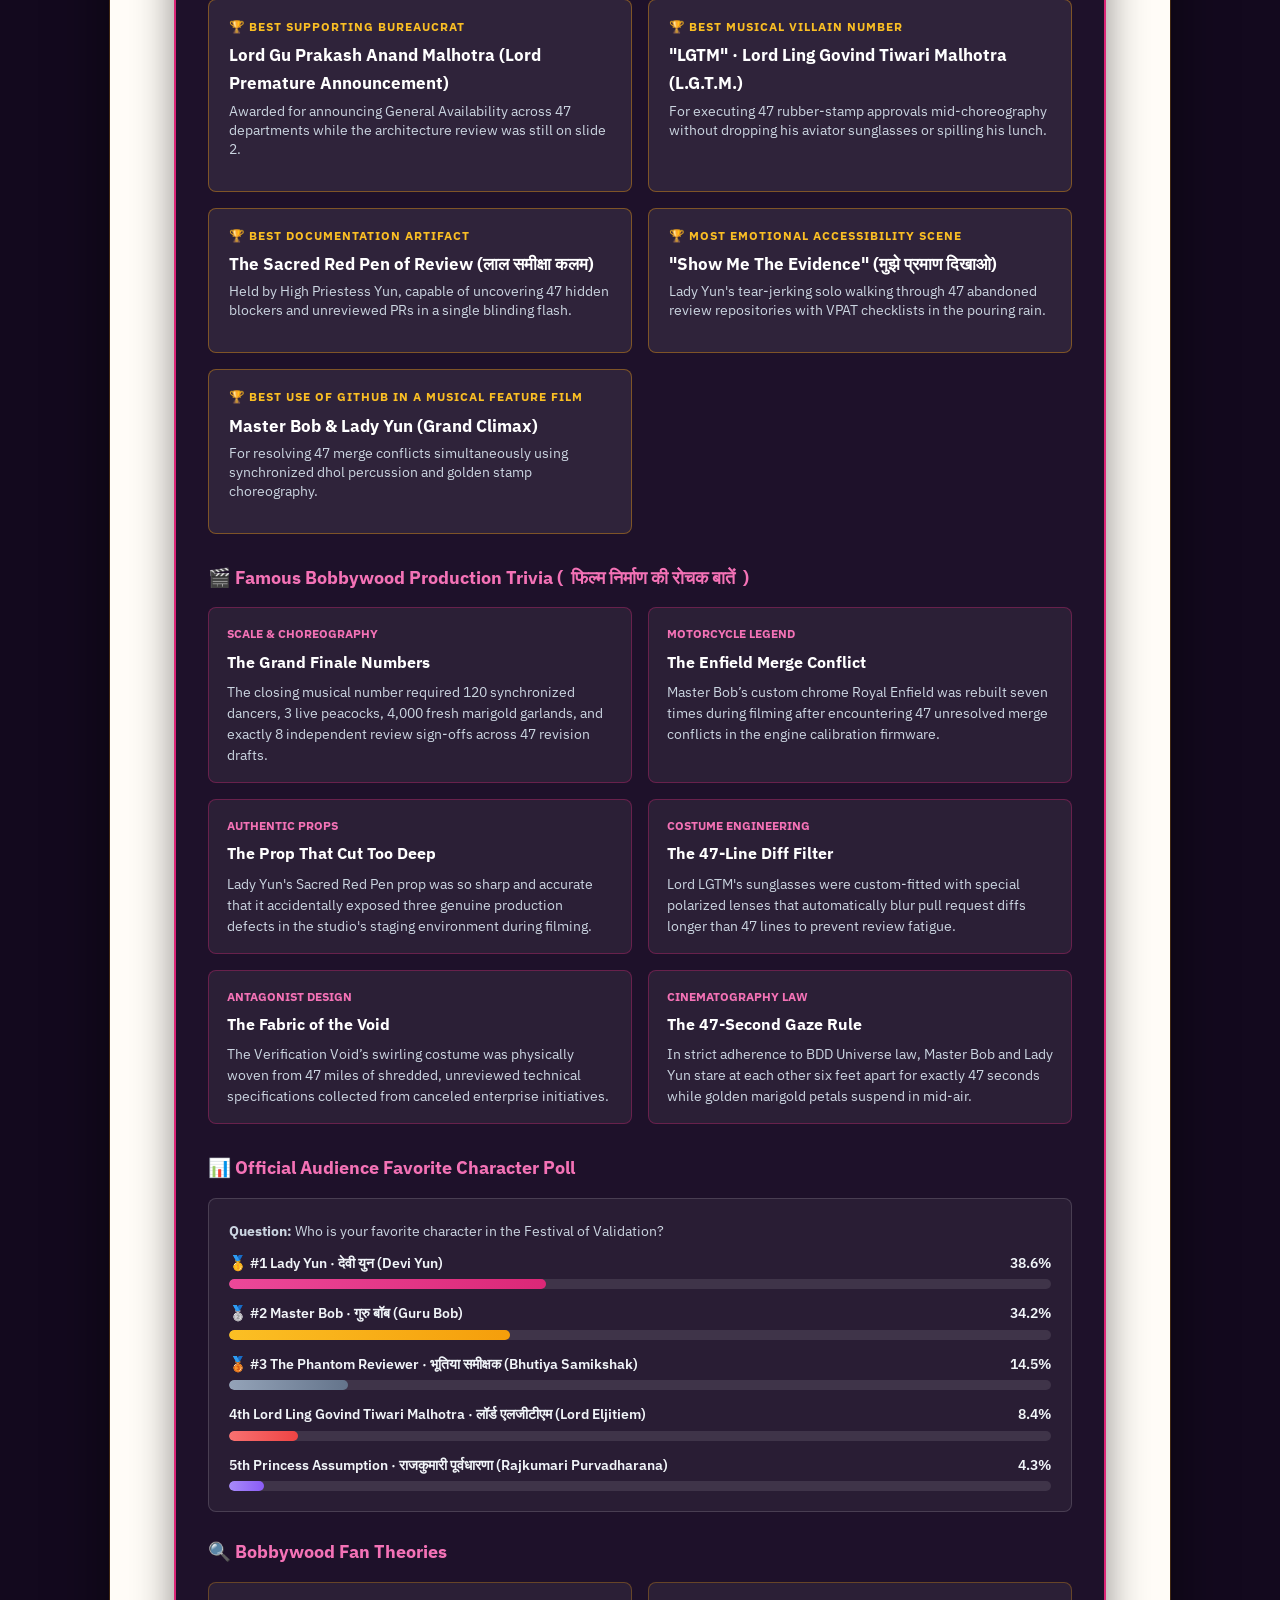
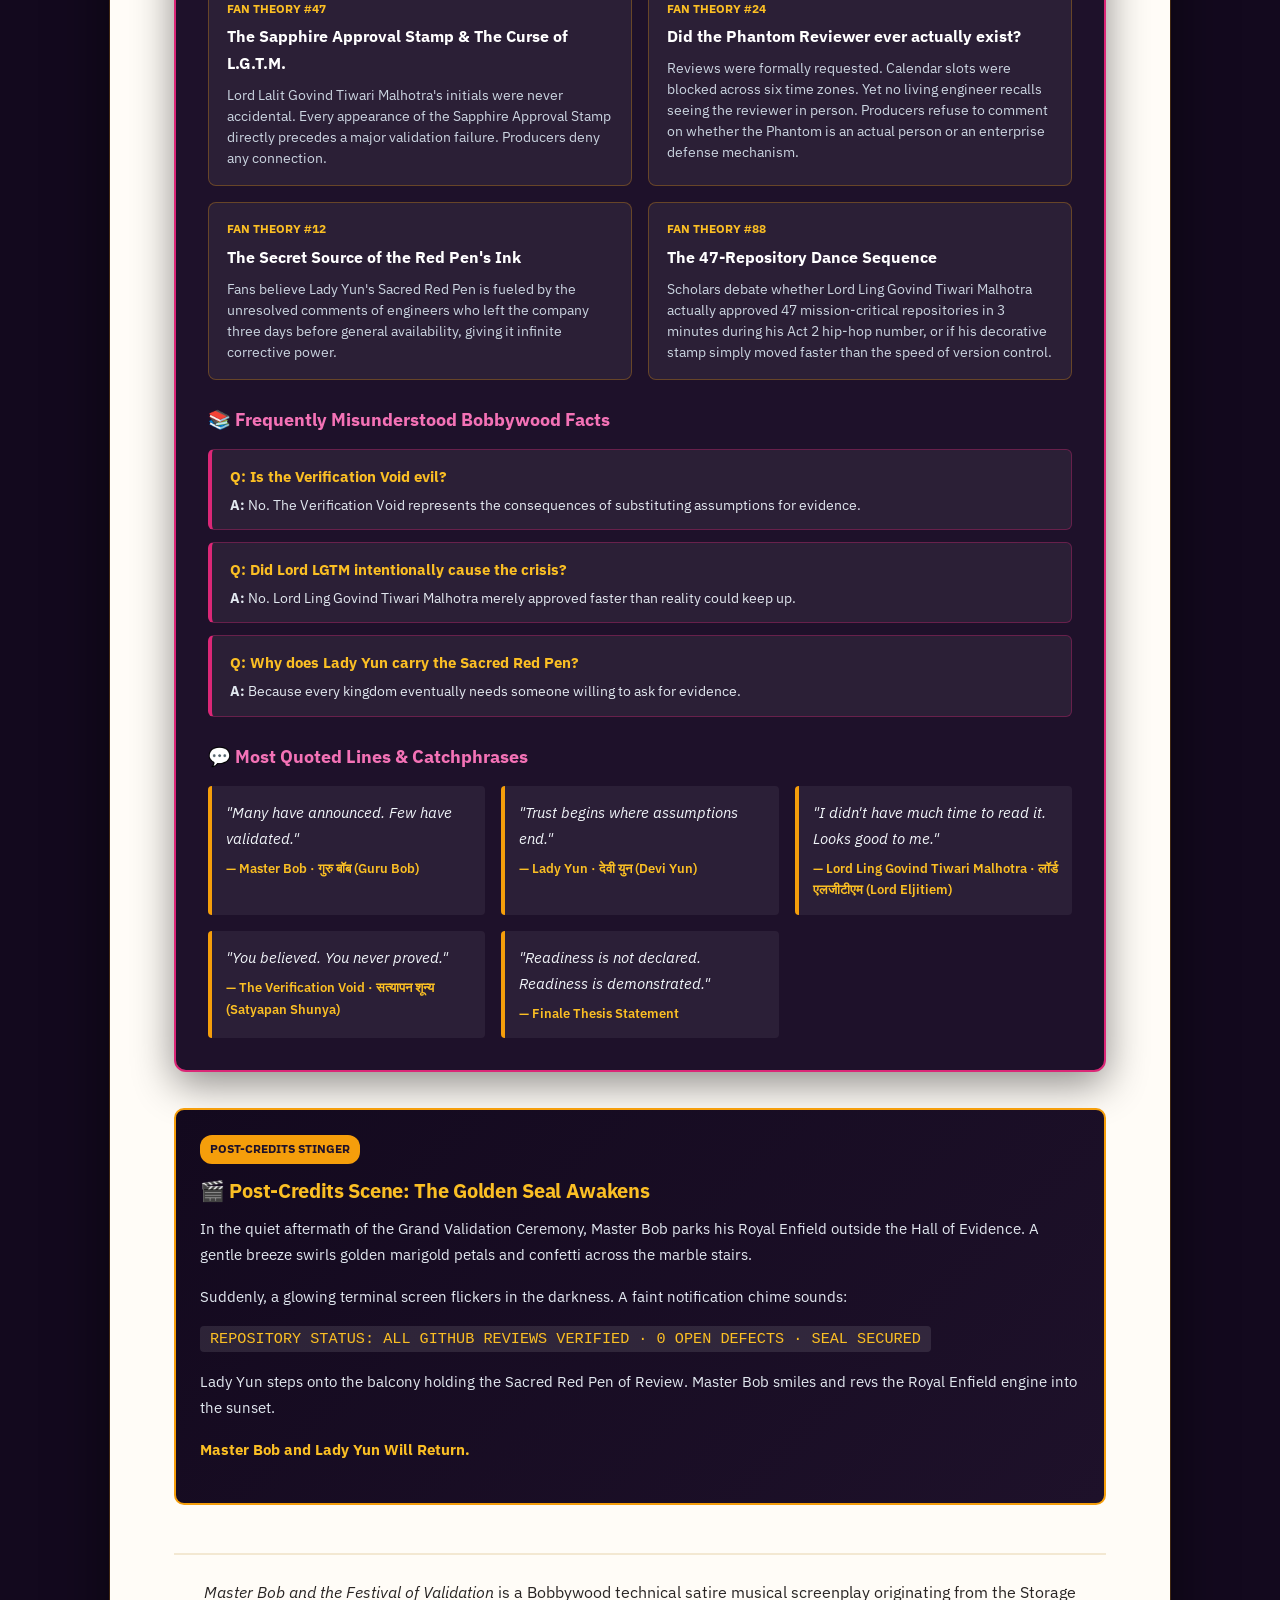
<file: festival-of-validation.html>
<!DOCTYPE html>
<html lang="en">
<head>
    <meta charset="UTF-8">
    <meta name="viewport" content="width=device-width, initial-scale=1.0">
    <title>Master Bob and the Festival of Validation | Bobbywood Musical Spectacle</title>
    <!-- Open Graph / Social sharing -->
    <meta property="og:type" content="website">
    <meta property="og:url" content="https://vickmuir.github.io/benevolent-documentation-dictator/festival-of-validation.html">
    <meta property="og:title" content="Master Bob and the Festival of Validation | Bobbywood Musical Spectacle">
    <meta property="og:description" content="A Bobbywood musical extravaganza where documentation validation meets Bollywood spectacle. Seven unforgettable characters. One golden seal. Zero rubber stamps.">
    <meta property="og:image" content="https://vickmuir.github.io/benevolent-documentation-dictator/funny/Bobbywood-Festival.png">
    <meta property="og:image:alt" content="Master Bob and the Festival of Validation — Bobbywood Musical Spectacle poster art">
    <!-- Twitter Card -->
    <meta name="twitter:card" content="summary_large_image">
    <meta name="twitter:title" content="Master Bob and the Festival of Validation | Bobbywood Musical Spectacle">
    <meta name="twitter:description" content="A Bobbywood musical extravaganza where documentation validation meets Bollywood spectacle. Seven unforgettable characters. One golden seal. Zero rubber stamps.">
    <meta name="twitter:image" content="https://vickmuir.github.io/benevolent-documentation-dictator/funny/Bobbywood-Festival.png">
    <link rel="preconnect" href="https://fonts.googleapis.com">
    <link rel="preconnect" href="https://fonts.gstatic.com" crossorigin>
    <link href="https://fonts.googleapis.com/css2?family=Cinzel:wght@600;700;800;900&family=IBM+Plex+Sans:ital,wght@0,300;0,400;0,500;0,600;0,700;1,400&family=IBM+Plex+Mono:wght@400;500;600&family=Rozha+One&family=Yatra+One&family=Noto+Serif+Devanagari:wght@500;600;700;900&display=swap" rel="stylesheet">
    <link rel="stylesheet" href="assets/css/bdd-design-system.css">
    <link rel="stylesheet" href="assets/css/bdd-accessibility.css">
    <link rel="stylesheet" href="assets/css/bdd-responsive.css">
    <style>
        :root {
            --bobbywood-marigold: #f59e0b;
            --bobbywood-gold: #d97706;
            --bobbywood-bright-gold: #fbbf24;
            --bobbywood-rani-pink: #db2777;
            --bobbywood-deep-pink: #9d174d;
            --bobbywood-saffron: #ea580c;
            --bobbywood-crimson: #dc2626;
            --bobbywood-peacock: #0284c7;
            --bobbywood-deep-teal: #0f766e;
            --bobbywood-royal-purple: #4c1d95;
            --bobbywood-palace-dark: #1e112a;
            --bobbywood-night-bg: #13091e;
            --bobbywood-silk-bg: #fffcf7;
            --bobbywood-card-bg: #ffffff;
            --bobbywood-surface-subtle: #fdfaf2;
            --bobbywood-border: #f3e8d2;
            --bobbywood-border-gold: #e2c07a;
            --text-primary: #1c1917;
            --text-secondary: #57534e;
            --text-muted: #78716c;
            --palace-shadow: 0 10px 30px rgba(157, 23, 77, 0.12);
            --gold-glow: 0 0 25px rgba(245, 158, 11, 0.35);
            --card-shadow: 0 4px 18px rgba(30, 17, 42, 0.08);
        }

        * {
            box-sizing: border-box;
            margin: 0;
            padding: 0;
        }

        body {
            font-family: 'IBM Plex Sans', -apple-system, BlinkMacSystemFont, 'Segoe UI', Roboto, sans-serif;
            background-color: var(--bobbywood-night-bg);
            background-image:
                radial-gradient(circle at 10% 15%, rgba(219, 39, 119, 0.18) 0%, transparent 45%),
                radial-gradient(circle at 90% 85%, rgba(245, 158, 11, 0.16) 0%, transparent 45%),
                radial-gradient(circle at 50% 50%, rgba(2, 132, 199, 0.12) 0%, transparent 60%),
                linear-gradient(180deg, #13091e 0%, #1e0f30 50%, #13091e 100%);
            background-attachment: fixed;
            color: var(--text-primary);
            line-height: 1.7;
            padding: 32px 16px;
        }

        /* Drama Universe Navigation */
        

        

        

        

        

        

        

        

        

        

        

        /* Main Container */
        .container {
            max-width: 1060px;
            margin: 0 auto;
            background-color: var(--bobbywood-silk-bg);
            border-radius: 14px;
            padding: 56px 64px;
            box-shadow: 0 16px 60px rgba(0, 0, 0, 0.5), 0 0 0 1px rgba(245, 158, 11, 0.3);
            border-top: 8px solid var(--bobbywood-rani-pink);
            border-bottom: 6px solid var(--bobbywood-marigold);
            position: relative;
            overflow: hidden;
        }

        .decor-glow-top {
            position: absolute;
            top: 0;
            left: 0;
            right: 0;
            height: 5px;
            background: linear-gradient(90deg, #db2777, #ea580c, #f59e0b, #0284c7, #db2777);
            background-size: 200% 100%;
        }

        /* Header / Meta */
        .bobbywood-badge-container {
            display: flex;
            justify-content: center;
            align-items: center;
            gap: 10px;
            margin-bottom: 18px;
            flex-wrap: wrap;
        }

        .bobbywood-pill {
            display: inline-block;
            background: linear-gradient(135deg, #be185d 0%, #db2777 100%);
            color: #ffffff;
            font-size: 0.775rem;
            font-weight: 800;
            text-transform: uppercase;
            letter-spacing: 2px;
            padding: 6px 16px;
            border-radius: 30px;
            box-shadow: 0 2px 10px rgba(219, 39, 119, 0.4);
        }

        .musical-pill {
            display: inline-block;
            background: linear-gradient(135deg, #d97706 0%, #f59e0b 100%);
            color: #1e112a;
            font-size: 0.775rem;
            font-weight: 900;
            text-transform: uppercase;
            letter-spacing: 1.5px;
            padding: 6px 16px;
            border-radius: 30px;
            box-shadow: 0 2px 10px rgba(245, 158, 11, 0.4);
        }

        .devanagari-title {
            font-family: 'Noto Serif Devanagari', 'Rozha One', serif;
            font-size: 1.7rem;
            font-weight: 900;
            color: var(--bobbywood-deep-pink);
            letter-spacing: 2px;
            text-align: center;
            margin-bottom: 8px;
        }

        .post-header {
            text-align: center;
            margin-bottom: 40px;
            border-bottom: 2px solid var(--bobbywood-border);
            padding-bottom: 32px;
            position: relative;
        }

        h1 {
            font-family: 'Cinzel', 'Rozha One', Georgia, serif;
            font-size: 2.5rem;
            font-weight: 900;
            line-height: 1.2;
            color: var(--bobbywood-palace-dark);
            margin-bottom: 12px;
            letter-spacing: -0.5px;
        }

        .subtitle {
            font-size: 1.25rem;
            color: #78350f;
            font-style: italic;
            font-weight: 500;
            margin-bottom: 24px;
        }

        .post-meta {
            display: flex;
            align-items: center;
            justify-content: center;
            flex-wrap: wrap;
            gap: 16px;
            font-size: 0.875rem;
            color: var(--text-secondary);
            background: linear-gradient(135deg, #fffbeb 0%, #fdf2f8 100%);
            padding: 16px 24px;
            border-radius: 8px;
            border: 1px solid var(--bobbywood-border-gold);
        }

        .post-meta span strong {
            color: var(--bobbywood-palace-dark);
        }

        /* Trope & Alert Boxes */
        .musical-mandate-box {
            background: linear-gradient(135deg, #fff1f2 0%, #fffbeb 100%);
            border-left: 6px solid var(--bobbywood-rani-pink);
            border-right: 2px solid var(--bobbywood-marigold);
            border-radius: 8px;
            padding: 22px 28px;
            margin: 28px 0 38px 0;
            box-shadow: 0 4px 16px rgba(219, 39, 119, 0.08);
            position: relative;
        }

        .musical-mandate-box h2 {
            font-family: 'Cinzel', 'Rozha One', serif;
            color: var(--bobbywood-deep-pink);
            font-size: 1.15rem;
            font-weight: 800;
            margin-bottom: 8px;
            display: flex;
            align-items: center;
            gap: 8px;
        }

        /* Typography */
        h2 {
            font-size: 1.65rem;
            font-weight: 800;
            margin-top: 48px;
            margin-bottom: 20px;
            color: var(--bobbywood-palace-dark);
            position: relative;
            padding-left: 16px;
            border-left: 6px solid var(--bobbywood-rani-pink);
            letter-spacing: -0.3px;
            display: flex;
            align-items: center;
            gap: 10px;
        }

        h3 {
            font-size: 1.25rem;
            font-weight: 700;
            margin-top: 24px;
            margin-bottom: 12px;
            color: var(--bobbywood-palace-dark);
        }

        p {
            margin-bottom: 16px;
            font-size: 1.025rem;
            color: #292524;
        }

        /* Poster Showcase Cards */
        .poster-showcase-container {
            display: grid;
            grid-template-columns: repeat(auto-fit, minmax(min(100%, 320px), 1fr));
            gap: 24px;
            margin: 36px 0;
        }

        .poster-card {
            background: linear-gradient(145deg, #1e112a 0%, #2a113a 100%);
            border: 2px solid var(--bobbywood-marigold);
            border-radius: 12px;
            padding: 16px;
            box-shadow: 0 12px 40px rgba(0,0,0,0.35), var(--gold-glow);
            width: 100%;
            cursor: pointer;
            transition: transform 0.25s ease, box-shadow 0.25s ease;
            position: relative;
            overflow: hidden;
            font-family: inherit;
            color: inherit;
            border: none;
            text-align: inherit;
            display: flex;
            flex-direction: column;
        }

        .poster-card:hover {
            transform: translateY(-4px) scale(1.01);
            box-shadow: 0 18px 50px rgba(245, 158, 11, 0.45);
        }

        .poster-card:focus-visible {
            outline: 3px solid var(--bobbywood-marigold);
            outline-offset: 4px;
            box-shadow: 0 0 20px rgba(245, 158, 11, 0.8);
        }

        .poster-img {
            width: 100%;
            height: 420px;
            object-fit: contain;
            border-radius: 8px;
            display: block;
            margin: 0 auto;
            background: #0f0717;
        }

        .poster-details {
            margin-top: 14px;
            color: #ffffff;
            text-align: center;
            padding: 8px 12px;
            flex-grow: 1;
            display: flex;
            flex-direction: column;
            justify-content: space-between;
        }

        .poster-title {
            font-family: 'Cinzel', serif;
            font-size: 1.25rem;
            font-weight: 800;
            color: var(--bobbywood-bright-gold);
            margin-bottom: 4px;
        }

        .poster-desc {
            font-size: 0.9rem;
            color: #e7e5e4;
            font-style: italic;
            margin-bottom: 8px;
            line-height: 1.4;
        }

        .poster-zoom-hint {
            display: inline-flex;
            align-items: center;
            justify-content: center;
            gap: 6px;
            margin-top: auto;
            background: rgba(245, 158, 11, 0.2);
            border: 1px solid var(--bobbywood-marigold);
            color: var(--bobbywood-bright-gold);
            font-size: 0.775rem;
            font-weight: 700;
            padding: 4px 12px;
            border-radius: 20px;
            text-transform: uppercase;
            letter-spacing: 0.5px;
        }

        /* Premise Banner */
        .premise-card {
            background: linear-gradient(135deg, #fef3c7 0%, #fff1f2 100%);
            border: 1px solid var(--bobbywood-border-gold);
            border-radius: 8px;
            padding: 24px 28px;
            margin: 24px 0;
            box-shadow: var(--card-shadow);
        }

        .premise-card p {
            font-size: 1.05rem;
            line-height: 1.75;
            margin-bottom: 12px;
        }

        .premise-card p:last-child {
            margin-bottom: 0;
        }

        /* 3-Act Structure Cards */
        .act-grid {
            display: flex;
            flex-direction: column;
            gap: 20px;
            margin: 28px 0;
        }

        .act-card {
            background: #ffffff;
            border: 1px solid var(--bobbywood-border);
            border-top: 4px solid var(--bobbywood-marigold);
            border-left: 6px solid var(--bobbywood-marigold);
            border-radius: 8px;
            padding: 22px 26px;
            box-shadow: var(--card-shadow);
            display: flex;
            flex-direction: column;
        }

        .act-card.act1 { border-top-color: var(--bobbywood-saffron); border-left-color: var(--bobbywood-saffron); }
        .act-card.act2 { border-top-color: var(--bobbywood-rani-pink); border-left-color: var(--bobbywood-rani-pink); }
        .act-card.act3 { border-top-color: var(--bobbywood-marigold); border-left-color: var(--bobbywood-marigold); }

        .act-header {
            display: flex;
            align-items: center;
            justify-content: space-between;
            flex-wrap: wrap;
            gap: 4px 8px;
            margin-bottom: 12px;
            border-bottom: 1px solid #f2ece1;
            padding-bottom: 8px;
        }

        .act-title {
            font-family: 'Cinzel', serif;
            font-size: 1.15rem;
            font-weight: 800;
            color: var(--bobbywood-palace-dark);
        }

        .act-badge {
            font-size: 0.75rem;
            font-weight: 700;
            text-transform: uppercase;
            padding: 3px 8px;
            border-radius: 12px;
            background: #fef3c7;
            color: #92400e;
        }

        .act-points {
            list-style: none;
            padding: 0;
            margin: 0;
        }

        .act-points li {
            padding-left: 20px;
            position: relative;
            margin-bottom: 8px;
            font-size: 0.95rem;
            color: #44403c;
        }

        .act-points li::before {
            content: "✦";
            position: absolute;
            left: 0;
            color: var(--bobbywood-marigold);
            font-size: 0.85rem;
        }

        /* Bobbywood Relics Showcase */
        .relics-grid {
            display: grid;
            grid-template-columns: repeat(auto-fit, minmax(min(100%, 290px), 1fr));
            gap: 20px;
            margin: 28px 0;
        }

        .relic-card {
            background: linear-gradient(145deg, #ffffff 0%, #fffdfa 100%);
            border: 1px solid var(--bobbywood-border-gold);
            border-radius: 8px;
            padding: 22px;
            box-shadow: var(--card-shadow);
            position: relative;
        }

        .relic-icon {
            font-size: 2rem;
            margin-bottom: 10px;
            display: inline-block;
        }

        .relic-name {
            font-family: 'Cinzel', serif;
            font-size: 1.15rem;
            font-weight: 800;
            color: var(--bobbywood-palace-dark);
            margin-bottom: 6px;
        }

        .relic-custodian {
            font-size: 0.8rem;
            font-weight: 700;
            text-transform: uppercase;
            letter-spacing: 0.5px;
            color: var(--bobbywood-deep-pink);
            margin-bottom: 10px;
        }

        .relic-desc {
            font-size: 0.925rem;
            color: #57534e;
            margin-bottom: 10px;
        }

        .relic-traits {
            list-style: none;
            padding-left: 0;
            font-size: 0.875rem;
            color: #44403c;
        }

        .relic-traits li {
            margin-bottom: 4px;
            padding-left: 14px;
            position: relative;
        }

        .relic-traits li::before {
            content: "•";
            position: absolute;
            left: 0;
            color: var(--bobbywood-rani-pink);
            font-weight: bold;
        }

        /* 5 Sacred Laws */
        .laws-container {
            background: #ffffff;
            border: 1px solid var(--bobbywood-border);
            border-radius: 8px;
            padding: 24px;
            margin: 28px 0;
            box-shadow: var(--card-shadow);
        }

        .law-item {
            display: flex;
            align-items: flex-start;
            gap: 16px;
            padding: 14px 0;
            border-bottom: 1px dashed var(--bobbywood-border);
        }

        .law-item:last-child {
            border-bottom: none;
            padding-bottom: 0;
        }

        .law-num {
            background: linear-gradient(135deg, #db2777 0%, #f59e0b 100%);
            color: #ffffff;
            font-weight: 900;
            font-size: 0.85rem;
            width: 34px;
            height: 34px;
            border-radius: 50%;
            display: flex;
            align-items: center;
            justify-content: center;
            flex-shrink: 0;
            box-shadow: 0 2px 6px rgba(219, 39, 119, 0.3);
        }

        .law-text {
            font-size: 1.025rem;
            color: var(--bobbywood-palace-dark);
            font-weight: 600;
            line-height: 1.5;
        }

        .law-label {
            font-size: 0.8rem;
            text-transform: uppercase;
            color: #c2410c; /* darker saffron: 5.2:1 on white (was 3.6:1) */;
            font-weight: 800;
            letter-spacing: 0.5px;
            display: block;
            margin-bottom: 2px;
        }

        /* Characters Grid */
        .character-grid {
            display: grid;
            grid-template-columns: repeat(auto-fit, minmax(min(100%, 320px), 1fr));
            gap: 24px;
            margin: 28px 0;
        }

        .character-card {
            background-color: #ffffff;
            border: 1px solid var(--bobbywood-border);
            border-top: 5px solid var(--bobbywood-marigold);
            border-radius: 8px;
            padding: 24px;
            box-shadow: var(--card-shadow);
            display: flex;
            flex-direction: column;
            position: relative;
            transition: transform 0.2s ease, box-shadow 0.2s ease;
        }

        .character-card:hover {
            transform: translateY(-3px);
            box-shadow: var(--palace-shadow);
        }

        .char-portrait {
            display: block;
            width: 100%;
            max-width: 340px;
            height: auto;
            border-radius: 6px;
            margin: 0 auto 16px;
            cursor: zoom-in;
            transition: opacity 0.2s ease;
        }

        .char-portrait:hover {
            opacity: 0.88;
        }

        .character-card.bob {
            border-top-color: var(--bobbywood-marigold);
            background: linear-gradient(180deg, #fffbeb 0%, #ffffff 100%);
        }

        .character-card.yun {
            border-top-color: var(--bobbywood-rani-pink);
            background: linear-gradient(180deg, #fdf2f8 0%, #ffffff 100%);
        }

        .character-card.premature {
            border-top-color: var(--bobbywood-saffron);
            background: linear-gradient(180deg, #fff7ed 0%, #ffffff 100%);
        }

        .character-card.lgtm {
            border-top-color: #ef4444;
            background: linear-gradient(180deg, #fef2f2 0%, #ffffff 100%);
        }

        .character-card.assumption {
            border-top-color: #8b5cf6;
            background: linear-gradient(180deg, #f5f3ff 0%, #ffffff 100%);
        }

        .character-card.phantom {
            border-top-color: #64748b;
            background: linear-gradient(180deg, #f8fafc 0%, #ffffff 100%);
        }

        .character-card.void {
            border-top-color: #312e81;
            background: linear-gradient(180deg, #1e1b4b 0%, #0f172a 100%);
            color: #ffffff;
        }

        .char-header {
            margin-bottom: 12px;
        }

        .char-hindi-name {
            font-family: 'Noto Serif Devanagari', 'Rozha One', serif;
            font-size: 1.25rem;
            font-weight: 700;
            color: var(--bobbywood-rani-pink);
            margin-bottom: 2px;
        }

        .character-card.void .char-hindi-name {
            color: #a5b4fc;
        }

        .char-english-title {
            font-size: 1.2rem;
            font-weight: 800;
            color: var(--bobbywood-palace-dark);
            line-height: 1.3;
        }

        .character-card.void .char-english-title {
            color: #ffffff;
        }

        .char-role-badge {
            display: inline-block;
            font-size: 0.75rem;
            font-weight: 700;
            text-transform: uppercase;
            letter-spacing: 0.5px;
            padding: 3px 10px;
            border-radius: 4px;
            margin-top: 6px;
        }

        .badge-gold { background: #fef3c7; color: #92400e; }
        .badge-pink { background: #fce7f3; color: #9d174d; }
        .badge-saffron { background: #ffedd5; color: #c2410c; }
        .badge-red { background: #fee2e2; color: #991b1b; }
        .badge-purple { background: #ede9fe; color: #5b21b6; }
        .badge-slate { background: #e2e8f0; color: #334155; }
        .badge-void { background: rgba(255,255,255,0.15); color: #e0e7ff; border: 1px solid rgba(255,255,255,0.3); }

        .char-quote {
            font-style: italic;
            background: rgba(245, 158, 11, 0.08);
            border-left: 3px solid var(--bobbywood-marigold);
            padding: 10px 14px;
            margin: 12px 0;
            font-size: 0.925rem;
            color: #451a03;
            border-radius: 0 4px 4px 0;
        }

        .character-card.void .char-quote {
            background: rgba(255,255,255,0.08);
            border-left-color: #818cf8;
            color: #e2e8f0;
        }

        .char-section-label {
            font-size: 0.775rem;
            font-weight: 800;
            text-transform: uppercase;
            letter-spacing: 0.5px;
            color: var(--bobbywood-saffron);
            margin-top: 10px;
            margin-bottom: 2px;
        }

        .character-card.void .char-section-label {
            color: #fbbf24;
        }

        .char-detail {
            font-size: 0.885rem;
            color: #44403c;
            margin-bottom: 8px;
        }

        .character-card.void .char-detail {
            color: #cbd5e1;
        }

        .char-parallel-box {
            background: #fdfaf2;
            border: 1px dashed var(--bobbywood-border-gold);
            border-radius: 6px;
            padding: 10px 12px;
            margin-top: 12px;
            font-size: 0.85rem;
            color: #44403c;
        }

        .character-card.void .char-parallel-box {
            background: rgba(255, 255, 255, 0.05);
            border-color: rgba(255, 255, 255, 0.2);
            color: #e2e8f0;
        }

        /* OST Tracklist */
        .soundtrack-card {
            background: linear-gradient(135deg, #1e112a 0%, #2f1338 100%);
            border: 2px solid var(--bobbywood-marigold);
            border-radius: 12px;
            padding: 32px;
            color: #ffffff;
            margin: 36px 0;
            box-shadow: 0 12px 40px rgba(0,0,0,0.4);
        }

        .soundtrack-card h2 {
            font-family: 'Cinzel', serif;
            color: var(--bobbywood-bright-gold);
            font-size: 1.45rem;
            margin-bottom: 18px;
            border-bottom: 1px solid rgba(245, 158, 11, 0.4);
            padding-bottom: 10px;
        }

        .ost-track-list {
            display: flex;
            flex-direction: column;
            gap: 16px;
        }

        .ost-track {
            background: rgba(255, 255, 255, 0.06);
            border: 1px solid rgba(245, 158, 11, 0.25);
            border-radius: 8px;
            padding: 16px 20px;
            display: flex;
            justify-content: space-between;
            align-items: center;
            flex-wrap: wrap;
            gap: 12px;
            transition: all 0.2s ease;
        }

        .ost-track:hover {
            background: rgba(255, 255, 255, 0.12);
            border-color: var(--bobbywood-marigold);
            transform: translateX(4px);
        }

        .ost-track-info {
            display: flex;
            flex-direction: column;
            gap: 2px;
        }

        .ost-artist {
            font-size: 0.8rem;
            font-weight: 700;
            color: #f472b6;
            text-transform: uppercase;
            letter-spacing: 0.5px;
        }

        .ost-title {
            font-size: 1.1rem;
            font-weight: 800;
            color: #ffffff;
        }

        .ost-note {
            font-size: 0.85rem;
            color: #d6d3d1;
            font-style: italic;
        }

        .ost-vibe {
            background: linear-gradient(135deg, #db2777 0%, #ea580c 100%);
            color: #ffffff;
            font-size: 0.75rem;
            font-weight: 800;
            padding: 4px 12px;
            border-radius: 20px;
            text-transform: uppercase;
            letter-spacing: 0.5px;
            box-shadow: 0 2px 6px rgba(0,0,0,0.3);
        }

        /* Screenplay Dialogue Blocks */
        .script-box {
            background-color: #0f172a;
            color: #f8fafc;
            border-radius: 8px;
            padding: 24px 28px;
            margin: 24px 0;
            font-family: 'IBM Plex Mono', monospace;
            font-size: 0.92rem;
            border-left: 5px solid var(--bobbywood-marigold);
            box-shadow: 0 4px 16px rgba(0,0,0,0.25);
        }

        .script-box.climax-script {
            border-left-color: var(--bobbywood-bright-gold);
            background: linear-gradient(135deg, #1e112a 0%, #0f172a 100%);
        }

        .script-speaker {
            font-weight: 700;
            display: block;
            margin-top: 14px;
            font-size: 0.95rem;
        }

        .script-speaker:first-child {
            margin-top: 0;
        }

        .script-speaker.bob { color: #fbbf24; }
        .script-speaker.yun { color: #f472b6; }
        .script-speaker.premature { color: #fb923c; }
        .script-speaker.lgtm { color: #f87171; }
        .script-speaker.void { color: #a5b4fc; }

        .script-line {
            color: #ffffff;
            padding-left: 16px;
            border-left: 2px solid #334155;
            margin: 4px 0 8px 4px;
            font-family: 'IBM Plex Sans', sans-serif;
            font-size: 0.965rem;
            line-height: 1.5;
        }

        .stage-direction {
            color: #94a3b8;
            font-style: italic;
            font-size: 0.865rem;
            margin: 8px 0;
            padding-left: 16px;
        }

        /* Thesis & Alignment Section */
        .thesis-box {
            background: linear-gradient(135deg, #fef3c7 0%, #fff1f2 100%);
            border: 2px solid var(--bobbywood-border-gold);
            border-radius: 10px;
            padding: 28px;
            margin: 32px 0;
            box-shadow: var(--card-shadow);
        }

        .thesis-box h2 {
            font-family: 'Cinzel', serif;
            color: var(--bobbywood-deep-pink);
            font-size: 1.35rem;
            margin-bottom: 12px;
        }

        .thesis-box blockquote {
            font-style: italic;
            font-size: 1.1rem;
            color: #701a75;
            border-left: 4px solid var(--bobbywood-rani-pink);
            padding-left: 16px;
            margin: 16px 0;
        }

        /* Universe Alignment Table */
        .alignment-table-wrap {
            overflow-x: auto;
            margin: 24px 0;
        }

        .alignment-table {
            width: 100%;
            border-collapse: collapse;
            background: #ffffff;
            border-radius: 8px;
            overflow: hidden;
            box-shadow: var(--card-shadow);
            border: 1px solid var(--bobbywood-border);
        }

        .alignment-table th, .alignment-table td {
            padding: 14px 18px;
            text-align: left;
            font-size: 0.95rem;
        }

        .alignment-table th {
            background: #1e112a;
            color: var(--bobbywood-bright-gold);
            font-family: 'Cinzel', serif;
            font-weight: 700;
            border-bottom: 2px solid var(--bobbywood-marigold);
        }

        .alignment-table tr:nth-child(even) {
            background: #fdfaf2;
        }

        .alignment-table tr:hover {
            background: #fef3c7;
        }

        .alignment-table td:first-child {
            font-weight: 700;
            color: var(--bobbywood-palace-dark);
        }

        /* Fandom & Poll Section */
        .fandom-section {
            background: #1e112a;
            border: 2px solid var(--bobbywood-rani-pink);
            border-radius: 12px;
            padding: 32px;
            color: #ffffff;
            margin: 36px 0;
            box-shadow: 0 12px 40px rgba(0,0,0,0.45);
        }

        .fandom-header h2 {
            font-family: 'Cinzel', serif;
            color: var(--bobbywood-bright-gold);
            font-size: 1.45rem;
            margin-bottom: 6px;
        }

        .fandom-header p {
            color: #cbd5e1;
            font-size: 0.95rem;
        }

        .fandom-subheading {
            font-size: 1.15rem;
            font-weight: 800;
            color: #f472b6;
            margin: 24px 0 14px 0;
            display: flex;
            align-items: center;
            gap: 8px;
        }

        /* LGTM Debate Feature Box */
        .lgtm-debate-box {
            background: linear-gradient(135deg, #1e112a 0%, #2c1236 100%);
            border: 2px solid var(--bobbywood-marigold);
            border-radius: 12px;
            padding: 28px 32px;
            color: #ffffff;
            margin: 32px 0;
            box-shadow: 0 10px 30px rgba(0,0,0,0.35);
        }

        .lgtm-debate-box p {
            color: #e2e8f0;
            font-size: 1.025rem;
        }

        .lgtm-interpretations-grid {
            display: grid;
            grid-template-columns: repeat(auto-fit, minmax(min(100%, 280px), 1fr));
            gap: 16px;
            margin: 20px 0;
        }

        .lgtm-interp-card {
            background: rgba(255, 255, 255, 0.06);
            border: 1px solid rgba(245, 158, 11, 0.3);
            border-radius: 8px;
            padding: 16px 18px;
            display: flex;
            flex-direction: column;
            gap: 4px;
            transition: transform 0.2s ease, border-color 0.2s ease;
        }

        .lgtm-interp-card:hover {
            transform: translateY(-2px);
            border-color: var(--bobbywood-bright-gold);
            background: rgba(255, 255, 255, 0.1);
        }

        .lgtm-interp-card.void-interp {
            border-color: #818cf8;
            background: rgba(49, 46, 129, 0.25);
        }

        .lgtm-interp-card.noble-interp {
            border-color: var(--bobbywood-rani-pink);
            background: rgba(219, 39, 119, 0.15);
        }

        .lgtm-speaker {
            font-size: 0.8rem;
            font-weight: 800;
            text-transform: uppercase;
            letter-spacing: 0.5px;
            color: var(--bobbywood-bright-gold);
        }

        .lgtm-speaker.void { color: #a5b4fc; }
        .lgtm-speaker.noble { color: #f472b6; }

        .lgtm-meaning {
            font-size: 1.1rem;
            font-weight: 800;
            color: #ffffff;
            font-style: italic;
        }

        .lgtm-subtext {
            font-size: 0.85rem;
            color: #cbd5e1;
            line-height: 1.4;
        }

        .lgtm-footnote {
            font-size: 0.9rem !important;
            color: #fde68a !important;
            font-style: italic;
            margin-top: 14px;
            margin-bottom: 0 !important;
            text-align: center;
        }

        /* Awards & Reception Grid */
        .awards-grid {
            display: grid;
            grid-template-columns: repeat(auto-fit, minmax(min(100%, 280px), 1fr));
            gap: 16px;
            margin-bottom: 28px;
        }

        .award-card {
            background: rgba(255, 255, 255, 0.08);
            border: 1px solid rgba(245, 158, 11, 0.4);
            border-radius: 8px;
            padding: 16px 20px;
            display: flex;
            flex-direction: column;
            gap: 4px;
            transition: transform 0.2s ease, border-color 0.2s ease;
        }

        .award-card:hover {
            transform: translateY(-2px);
            border-color: var(--bobbywood-bright-gold);
            background: rgba(255, 255, 255, 0.12);
        }

        .award-category {
            font-size: 0.775rem;
            font-weight: 800;
            text-transform: uppercase;
            letter-spacing: 1px;
            color: var(--bobbywood-bright-gold);
        }

        .award-winner {
            font-size: 1.05rem;
            font-weight: 700;
            color: #ffffff;
        }

        .award-note {
            font-size: 0.85rem;
            color: #cbd5e1;
            line-height: 1.4;
        }

        /* Trivia Grid */
        .trivia-grid {
            display: grid;
            grid-template-columns: repeat(auto-fit, minmax(min(100%, 280px), 1fr));
            gap: 16px;
            margin-bottom: 28px;
        }

        .trivia-card {
            background: rgba(255, 255, 255, 0.06);
            border: 1px solid rgba(219, 39, 119, 0.35);
            border-radius: 8px;
            padding: 16px 18px;
            transition: transform 0.2s ease, border-color 0.2s ease;
        }

        .trivia-card:hover {
            transform: translateY(-2px);
            border-color: var(--bobbywood-rani-pink);
            background: rgba(255, 255, 255, 0.1);
        }

        .trivia-tag {
            font-size: 0.75rem;
            font-weight: 800;
            text-transform: uppercase;
            color: #f472b6;
            margin-bottom: 4px;
            display: block;
        }

        .trivia-title {
            font-size: 1rem;
            font-weight: 700;
            color: #ffffff;
            margin-bottom: 6px;
        }

        .trivia-body {
            font-size: 0.875rem;
            color: #cbd5e1;
            line-height: 1.5;
            margin-bottom: 0;
        }

        .poll-container {
            background: rgba(255, 255, 255, 0.05);
            border: 1px solid rgba(255, 255, 255, 0.15);
            border-radius: 8px;
            padding: 20px;
            margin-bottom: 24px;
        }

        .poll-list {
            display: flex;
            flex-direction: column;
            gap: 12px;
        }

        .poll-row {
            display: flex;
            flex-direction: column;
            gap: 4px;
        }

        .poll-info {
            display: flex;
            justify-content: space-between;
            font-size: 0.9rem;
            font-weight: 600;
            color: #f1f5f9;
        }

        .poll-bar-bg {
            background: rgba(255, 255, 255, 0.1);
            height: 10px;
            border-radius: 5px;
            overflow: hidden;
        }

        .poll-bar-fill {
            height: 100%;
            border-radius: 5px;
            transition: width 0.6s ease;
        }

        .poll-bar-fill.yun { width: 38.6%; background: linear-gradient(90deg, #ec4899, #db2777); }
        .poll-bar-fill.bob { width: 34.2%; background: linear-gradient(90deg, #fbbf24, #f59e0b); }
        .poll-bar-fill.phantom { width: 14.5%; background: linear-gradient(90deg, #94a3b8, #64748b); }
        .poll-bar-fill.lgtm { width: 8.4%; background: linear-gradient(90deg, #f87171, #ef4444); }
        .poll-bar-fill.assumption { width: 4.3%; background: linear-gradient(90deg, #a78bfa, #8b5cf6); }

        .fan-theory-grid {
            display: grid;
            grid-template-columns: repeat(auto-fit, minmax(min(100%, 280px), 1fr));
            gap: 16px;
            margin-top: 14px;
        }

        .fan-theory-card {
            background: rgba(255, 255, 255, 0.06);
            border: 1px solid rgba(245, 158, 11, 0.3);
            border-radius: 8px;
            padding: 16px 18px;
        }

        .fan-theory-tag {
            font-size: 0.75rem;
            font-weight: 800;
            text-transform: uppercase;
            color: var(--bobbywood-bright-gold);
            margin-bottom: 4px;
            display: block;
        }

        .fan-theory-title {
            font-size: 1rem;
            font-weight: 700;
            color: #ffffff;
            margin-bottom: 8px;
        }

        .fan-theory-body {
            font-size: 0.875rem;
            color: #cbd5e1;
            line-height: 1.5;
            margin-bottom: 0;
        }

        .faq-grid {
            display: flex;
            flex-direction: column;
            gap: 12px;
            margin-top: 14px;
        }

        .faq-card {
            background: rgba(255, 255, 255, 0.06);
            border: 1px solid rgba(219, 39, 119, 0.35);
            border-left: 4px solid var(--bobbywood-rani-pink);
            border-radius: 6px;
            padding: 14px 18px;
        }

        .faq-q {
            font-size: 0.95rem;
            font-weight: 700;
            color: var(--bobbywood-bright-gold);
            margin-bottom: 4px;
        }

        .faq-a {
            font-size: 0.885rem;
            color: #e2e8f0;
            line-height: 1.5;
        }

        .quotes-grid {
            display: grid;
            grid-template-columns: repeat(auto-fit, minmax(min(100%, 220px), 1fr));
            gap: 16px;
            margin-top: 14px;
        }

        .quoted-line-card {
            background: rgba(255, 255, 255, 0.06);
            border-left: 4px solid var(--bobbywood-marigold);
            border-radius: 4px;
            padding: 14px;
        }

        .quoted-line-text {
            font-style: italic;
            font-size: 0.95rem;
            color: #f1f5f9;
            margin-bottom: 6px;
        }

        .quoted-line-source {
            font-size: 0.8rem;
            color: var(--bobbywood-bright-gold);
            font-weight: 600;
        }

        /* Post-Credits Stinger */
        .post-credit-card {
            background: linear-gradient(135deg, #13091e 0%, #1e112a 100%);
            border: 2px solid var(--bobbywood-marigold);
            border-radius: 10px;
            padding: 24px;
            color: #ffffff;
            margin: 32px 0;
            position: relative;
        }

        .post-credit-badge {
            background: var(--bobbywood-marigold);
            color: #1e112a;
            font-size: 0.75rem;
            font-weight: 900;
            text-transform: uppercase;
            padding: 4px 10px;
            border-radius: 12px;
            display: inline-block;
            margin-bottom: 10px;
        }

        .post-credit-card h2 {
            color: var(--bobbywood-bright-gold);
            font-size: 1.25rem;
            margin-bottom: 8px;
        }

        .post-credit-card p {
            color: #e2e8f0;
            font-size: 0.95rem;
        }

        /* Author Modal Dialog */
        

        

        

        

        

        

        

        

        

        

        

        

        

        /* Footer */
        

        

        /* Footer buttons sit on a light background, so override the dark-nav colors */
        

        

        

        

        

        

        /* Lightbox Modal */
        

        

        

        

        

        

        

        

        

        

        @media (max-width: 768px) {
            .container {
                padding: 36px 20px;
            }
            h1 {
                font-size: 1.85rem;
            }
            
            
            
        }

        /* Shared-component integration (BDD design system) */
        .laws-container { list-style: none; }
        .poster-trigger { border-radius: 8px; }
        .alignment-table { min-width: 560px; }
        .alignment-table tbody th {
            background: transparent;
            color: var(--bobbywood-palace-dark);
            font-family: inherit;
            font-weight: 700;
            border-bottom: none;
        }
    </style>
</head>
<body data-bdd-theme="bobbywood">
<a class="bdd-skip-link" href="#main-content">Skip to main content</a>

<header class="bdd-site-header">
    <nav class="bdd-nav" aria-label="Site">
        <a class="bdd-nav__brand" href="about.html"><span aria-hidden="true">🎬</span> BDD Drama Universe<span class="bdd-sr-only"> – about the project</span></a>
        <button type="button" class="bdd-nav__toggle" aria-expanded="false" aria-controls="bdd-nav-list"><span class="bdd-nav__toggle-bars" aria-hidden="true"></span>Menu</button>
        <ul class="bdd-nav__list" id="bdd-nav-list">
            <li><a class="bdd-nav__link bdd-nav__link--cdrama" href="index.html"><span class="bdd-nav__icon" aria-hidden="true">🇨🇳</span> Imperial C-Drama</a></li>
            <li><a class="bdd-nav__link bdd-nav__link--kdrama" href="monster-in-data-center.html"><span class="bdd-nav__icon" aria-hidden="true">🇰🇷</span> Makjang K-Drama</a></li>
            <li><a class="bdd-nav__link bdd-nav__link--bobbywood" href="festival-of-validation.html" aria-current="page"><span class="bdd-nav__icon" aria-hidden="true">🦚</span> Bobbywood Musical</a></li>
            <li><a class="bdd-nav__link bdd-nav__link--trek" href="star-trek-lost-repository.html"><span class="bdd-nav__icon" aria-hidden="true">🖖</span> Star Trek Pilot</a></li>
        </ul>
    </nav>
</header>


<div class="container">
<main id="main-content" tabindex="-1">
    <div class="decor-glow-top"></div>

    <header class="post-header">
        <div class="bobbywood-badge-container">
            <span class="bobbywood-pill">🦚 Bobbywood Musical Spectacle</span>
            <span class="musical-pill">🎵 2½ Hour Feature Film</span>
        </div>

        <div class="devanagari-title"><span lang="hi">मास्टर बॉब और सत्यापन का महाउत्सव</span></div>
        <h1>Master Bob and the Festival of Validation</h1>
        <p class="subtitle">A Bobbywood Documentation Musical · Theme: Documentation is Trust</p>

        <div class="post-meta">
            <span><strong>Screenplay &amp; Concept:</strong> <a href="about.html">Viktoria Muirhead ✍️</a></span>
            <span><strong>Starring:</strong> <span lang="hi">गुरु बॉब</span> (Guru Bob) &amp; <span lang="hi">देवी युन</span> (Devi Yun)</span>
            <span><strong>Genre:</strong> Bobbywood Musical Spectacle / Technical Validation Satire / Epic Romance</span>
            <span><strong>Setting:</strong> The Kingdom of Release Readiness &amp; The Sacred Hall of Evidence</span>
        </div>
    </header>

    <!-- Essential Bobbywood Mandate -->
    <div class="musical-mandate-box">
        <h2 class="bdd-h-flat">🦚 The Essential Bobbywood Musical Mandate</h2>
        <p>Because this is Bobbywood, no release readiness discussion can occur through a simple status check. It must inevitably erupt into an explosive 120-person synchronized dance sequence with dhol percussion, flying confetti, golden approval seals spinning in mid-air, a thundering Royal Enfield entrance, and at least one heartbreaking, rain-soaked ballad where Lady Yun searches abandoned review boards for missing accessibility reports.</p>
    </div>

    <!-- Official Promotional Posters Showcase -->
    <div class="poster-showcase-container">
        <div class="poster-card">
            <button type="button" class="poster-trigger bdd-viewer-trigger" data-bdd-viewer aria-haspopup="dialog" data-viewer-title="Master Bob’s Divine Palace Triumph" data-viewer-desc="Official Theatrical Key Art · Master Bob holding the Golden Validation Seal in the Great Hall of Evidence"><img src="funny/Master Bob’s Divine Palace Triumph.png" alt="Master Bob in majestic golden royal attire holding the golden validation seal in palace splendor" class="poster-img"><span class="bdd-sr-only">Enlarge image</span></button>
            <div class="poster-details">
                <div class="poster-title">Master Bob’s Divine Palace Triumph</div>
                <p class="poster-desc">Official Theatrical Key Art · Master Bob holding the Golden Validation Seal in the Great Hall of Evidence</p>
                <div class="poster-zoom-hint" aria-hidden="true">🔍 Click the image to enlarge</div>
            </div>
        
        </div>

        <div class="poster-card">
            <button type="button" class="poster-trigger bdd-viewer-trigger" data-bdd-viewer aria-haspopup="dialog" data-viewer-title="Lady Yun, Divine Documentation Guardian" data-viewer-desc="Official Character Portrait · High Priestess Yun wielding the Sacred Red Pen of Review to protect verified artifacts"><img src="funny/Lady Yun, Divine Documentation Guardian.png" alt="Lady Yun in regal lavender and gold attire standing as the divine documentation guardian" class="poster-img"><span class="bdd-sr-only">Enlarge image</span></button>
            <div class="poster-details">
                <div class="poster-title">Lady Yun, Divine Documentation Guardian</div>
                <p class="poster-desc">Official Character Portrait · High Priestess Yun wielding the Sacred Red Pen of Review to protect verified artifacts</p>
                <div class="poster-zoom-hint" aria-hidden="true">🔍 Click the image to enlarge</div>
            </div>
        
        </div>
    </div>

    <!-- The Core Premise & Logline -->
    <h2>The Core Premise</h2>
    <div class="premise-card">
        <p><strong>Logline:</strong> In the Kingdom of Release Readiness, every team claims they are ready. Only Master Bob and Lady Yun know that readiness is not declared—it is validated.</p>
        <p><strong>The Core Message:</strong> <em>"Governance creates order. Memory preserves knowledge. Validation creates trust. Many have announced. Few have validated."</em></p>
        <p>Throughout the kingdom, trumpets blare and fireworks illuminate the palace sky as Lord Gu Prakash Anand Malhotra (Lord Premature Announcement) declares absolute victory. Yet as the grand celebration begins, Master Bob arrives on his Royal Enfield to ask the only question that matters: <strong>"Where is the evidence?"</strong></p>
    </div>

    <!-- 2½ Hour Feature Film Story Arc -->
    <h2>2½ Hour Feature Film — Story Arc</h2>
    <div class="act-grid">
        <div class="act-card act1">
            <div class="act-header">
                <span class="act-title">Act 1: The Declaration</span>
                <span class="act-badge">35 Minutes</span>
            </div>
            <ul class="act-points">
                <li>The annual Festival of Validation is announced before the <strong>47 judges</strong> of the Imperial Release Council.</li>
                <li>Every engineering and product team claims absolute, unconditional readiness.</li>
                <li>Lord Gu Prakash Anand Malhotra (Lord Premature Announcement) declares total victory before validation even begins.</li>
                <li>Giant opening musical spectacle: <em>"We Are Ready!"</em> with release checklist choreography.</li>
                <li>Master Bob and Lady Yun exchange worried glances amidst the premature confetti.</li>
            </ul>
        </div>

        <div class="act-card act2">
            <div class="act-header">
                <span class="act-title">Act 2: The Investigation</span>
                <span class="act-badge">75 Minutes</span>
            </div>
            <ul class="act-points">
                <li>Master Bob roars in on his Royal Enfield, kicking off his swagger anthem: <em>"Many Have Announced"</em>.</li>
                <li>Lady Yun uncovers <strong>47 missing review artifacts</strong> in the Hall of Evidence and reviews <strong>47 accessibility reports</strong> in a single rain-soaked montage (*"Show Me The Evidence"*).</li>
                <li>Lord Ling Govind Tiwari Malhotra's (L.G.T.M.) hip-hop dance number reveals reckless rubber-stamp approvals across <strong>47 repositories</strong>.</li>
                <li>A surprise accessibility review arrives at the eleventh hour, exposing critical blockers.</li>
                <li>The Verification Void feeds on skipped reviews and expands whenever someone whispers: <em>"We're probably fine."</em></li>
            </ul>
        </div>

        <div class="act-card act3">
            <div class="act-header">
                <span class="act-title">Act 3: The Triumph</span>
                <span class="act-badge">40 Minutes</span>
            </div>
            <ul class="act-points">
                <li>The Great Validation Ceremony commences at the Grand Palace Court.</li>
                <li>Every readiness claim is rigorously tested against real evidence, customer journeys, and accessibility standards.</li>
                <li>The Verification Void is dissolved not by force, but by transparent, verifiable proof across all 47 criteria.</li>
                <li>The prestigious Golden Approval Seal is legitimately awarded.</li>
                <li>Massive kingdom-wide finale dance: <em>"Few Have Validated"</em> with 120 dancers, 3 peacocks, and 3 costume changes!</li>
            </ul>
        </div>
    </div>

    <!-- Sacred Bobbywood Relics -->
    <h2>Sacred Bobbywood Relics</h2>
    <p>In the Kingdom of Release Readiness, validation is guided and safeguarded by three sacred relics:</p>

    <div class="relics-grid">
        <div class="relic-card">
            <span class="relic-icon">🏆</span>
            <div class="relic-name">The Golden Approval Seal</div>
            <div class="relic-custodian">Custody: Master Bob</div>
            <p class="relic-desc">The supreme symbol of validated readiness, awarded only once each year. Everyone desperately seeks it; very few ever receive it.</p>
            <ul class="relic-traits">
                <li>Forged from verified evidence and closed review items.</li>
                <li>Cannot be granted by executive declaration or status slides.</li>
                <li>Shines with blinding radiance when all accessibility gates pass.</li>
            </ul>
        </div>

        <div class="relic-card">
            <span class="relic-icon">✒️</span>
            <div class="relic-name">The Sacred Red Pen of Review</div>
            <div class="relic-custodian">Custody: Lady Yun</div>
            <p class="relic-desc">Held by the High Priestess of Validation. Feared throughout every ministry and engineering guild across the kingdom.</p>
            <ul class="relic-traits">
                <li>Instantly reveals hidden defects, unreviewed PRs, and phantom links.</li>
                <li>Cuts through optimistic assumptions with surgical precision.</li>
                <li>Never runs out of red ink, powered by documentation rigor.</li>
            </ul>
        </div>

        <div class="relic-card">
            <span class="relic-icon">🏛️</span>
            <div class="relic-name">The Hall of Evidence</div>
            <div class="relic-custodian">Custody: Imperial Validation Guild</div>
            <p class="relic-desc">The sacred sanctuary where all <strong>47 categories</strong> of true review artifacts are perpetually preserved and cross-examined.</p>
            <ul class="relic-traits">
                <li>47 verified GitHub approvals with substantiated technical feedback.</li>
                <li>Comprehensive accessibility compliance reports &amp; VPATs.</li>
                <li>End-to-end workflow validation reports and accurate release blogs.</li>
            </ul>
        </div>
    </div>

    <!-- The 5 Sacred Laws of Validation -->
    <h2>The 5 Sacred Laws of Validation</h2>
    <ol class="laws-container" role="list">
        <li class="law-item">
            <span class="law-num" aria-hidden="true">1</span>
            <div>
                <span class="law-label">First Law</span>
                <div class="law-text">A feature announced is not a feature validated.</div>
            </div>
        </li>

        <li class="law-item">
            <span class="law-num" aria-hidden="true">2</span>
            <div>
                <span class="law-label">Second Law</span>
                <div class="law-text">Every claim of readiness requires evidence.</div>
            </div>
        </li>

        <li class="law-item">
            <span class="law-num" aria-hidden="true">3</span>
            <div>
                <span class="law-label">Third Law</span>
                <div class="law-text">The louder the celebration, the closer the Verification Void.</div>
            </div>
        </li>

        <li class="law-item">
            <span class="law-num" aria-hidden="true">4</span>
            <div>
                <span class="law-label">Fourth Law</span>
                <div class="law-text">Accessibility findings arrive exactly when everyone believes they are finished.</div>
            </div>
        </li>

        <li class="law-item">
            <span class="law-num" aria-hidden="true">5</span>
            <div>
                <span class="law-label">Fifth Law</span>
                <div class="law-text">Trust cannot be granted. It must be earned.</div>
            </div>
        </li>
    </ol>

    <!-- Dramatis Personae: The Cast -->
    <h2>Dramatis Personae: The Cast</h2>
    <p>Every character embodies a distinct musical style, signature soundtrack anthem, and unforgettable screen persona:</p>

    <div class="character-grid">
        <!-- Master Bob -->
        <div class="character-card bob">
            <button type="button" class="char-portrait-trigger bdd-viewer-trigger" data-bdd-viewer aria-haspopup="dialog" data-viewer-title="Master Bob, Keeper of the Golden Validation Seal" data-viewer-native="गुरु बॉब" data-viewer-native-lang="hi"><img src="funny/Bobbywood-Guru-Bob.png" alt="Master Bob, a white robot in a purple helmet and ornate royal robes, holding the golden lotus validation seal and a sacred book" class="char-portrait" loading="lazy"><span class="bdd-sr-only">Enlarge image</span></button>
            <div class="char-header">
                <div class="char-hindi-name"><span lang="hi">गुरु बॉब</span> (Guru Bob)</div>
                <h3 class="char-english-title bdd-h-flat">Master Bob, Keeper of the Golden Validation Seal</h3>
                <span class="char-role-badge badge-gold">Hero · Truth Through Evidence</span>
            </div>
            <div class="char-quote">"Many have announced. Few have validated."</div>

            <div class="char-section-label">Musical Identity</div>
            <div class="char-detail"><strong>Style:</strong> Driving Punjabi folk percussion, modern orchestral swagger, brass, and percussive claps.</div>
            <div class="char-detail"><strong>Instruments:</strong> Dhol, Tumbi, Brass Section.</div>
            <div class="char-detail"><strong>Representative Song:</strong> <em>"Many Have Announced"</em> (Diljit Dosanjh). Appears whenever Bob roars in on his Royal Enfield as someone prematurely declares victory.</div>
        </div>

        <!-- Lady Yun -->
        <div class="character-card yun">
            <button type="button" class="char-portrait-trigger bdd-viewer-trigger" data-bdd-viewer aria-haspopup="dialog" data-viewer-title="Lady Yun, High Priestess of Validation" data-viewer-native="देवी युन" data-viewer-native-lang="hi"><img src="funny/Bobbywood-Devi-Yun.png" alt="Lady Yun, High Priestess of Validation, with four arms holding a red pen and scrolls reading Requirements Review, Evidence over Assumptions, and Accessibility for All" class="char-portrait" loading="lazy"><span class="bdd-sr-only">Enlarge image</span></button>
            <div class="char-header">
                <div class="char-hindi-name"><span lang="hi">देवी युन</span> (Devi Yun)</div>
                <h3 class="char-english-title bdd-h-flat">Lady Yun, High Priestess of Validation</h3>
                <span class="char-role-badge badge-pink">Heroine · Trust Through Proof</span>
            </div>
            <div class="char-quote">"Trust begins where assumptions end."</div>

            <div class="char-section-label">Musical Identity</div>
            <div class="char-detail"><strong>Style:</strong> Epic orchestral ballads, sacred mythological scale, soaring Shreya Ghoshal vocals.</div>
            <div class="char-detail"><strong>Instruments:</strong> Strings, Choir, Tabla, Bansuri Flute, Temple Bells.</div>
            <div class="char-detail"><strong>Representative Song:</strong> <em>"Show Me The Evidence"</em> (Shreya Ghoshal). An emotional masterpiece sung as she walks through abandoned review boards and missing PRs.</div>
        </div>

        <!-- Lord Gu Prakash Anand Malhotra (Lord Premature Announcement) -->
        <div class="character-card premature">
            <button type="button" class="char-portrait-trigger bdd-viewer-trigger" data-bdd-viewer aria-haspopup="dialog" data-viewer-title="Lord Gu Prakash Anand Malhotra" data-viewer-native="लॉर्ड प्रीमेच्योर अनाउंसमेंट" data-viewer-native-lang="hi"><img src="funny/Bobbywood-Lord-Gu.png" alt="Lord Gu Prakash Anand Malhotra in a jeweled turban and mustache, blowing a horn and holding a scroll that reads The Release Is Announced, with fireworks behind him" class="char-portrait" loading="lazy"><span class="bdd-sr-only">Enlarge image</span></button>
            <div class="char-header">
                <div class="char-hindi-name"><span lang="hi">लॉर्ड प्रीमेच्योर अनाउंसमेंट</span> (Lord Primachyor Anaunsment)</div>
                <h3 class="char-english-title bdd-h-flat">Lord Gu Prakash Anand Malhotra</h3>
                <span class="char-role-badge badge-saffron">Voice of the Festival · First Speaker of Release Day</span>
            </div>
            <div class="char-quote">"The release is announced! Therefore it must be ready!"</div>

            <div class="char-section-label">Signature Behavior</div>
            <div class="char-detail">Inimitable flair, unstoppable ambition, and a compulsive urge to announce milestone success before validation even begins. Lord Gu coordinates the palace fireworks, orders 4,000 marigold garlands, and publishes general availability blogs while the engineering team is still reviewing slide two.</div>

            <div class="char-section-label">Musical Identity</div>
            <div class="char-detail"><strong>Style:</strong> Massive festival brass anthems, blaring trumpets, fireworks, and colossal ensemble choreography.</div>
            <div class="char-detail"><strong>Representative Song:</strong> <em>"We Are Ready!"</em>. The entire kingdom sings along with boundless optimism—only to discover verification never happened.</div>
        </div>

        <!-- Lord Ling Govind Tiwari Malhotra (L.G.T.M.) -->
        <div class="character-card lgtm">
            <button type="button" class="char-portrait-trigger bdd-viewer-trigger" data-bdd-viewer aria-haspopup="dialog" data-viewer-title="Lord Ling Govind Tiwari Malhotra (L.G.T.M.)" data-viewer-native="लॉर्ड एलजीटीएम" data-viewer-native-lang="hi"><img src="funny/Bobbywood-Lord-Ling.png" alt="Lord Ling Govind Tiwari Malhotra in sunglasses and a purple helmet, raising a green checkmark stamp among stacks of papers and stamps labeled L.G.T.M." class="char-portrait" loading="lazy"><span class="bdd-sr-only">Enlarge image</span></button>
            <div class="char-header">
                <div class="char-hindi-name"><span lang="hi">लॉर्ड एलजीटीएम</span> (Lord Eljitiem)</div>
                <h3 class="char-english-title bdd-h-flat">Lord Ling Govind Tiwari Malhotra (L.G.T.M.)</h3>
                <span class="char-role-badge badge-red">Patron Saint of Rubber-Stamp Reviews · Keeper of 9,000 Stamps</span>
            </div>
            <div class="char-quote">"I didn't have much time to read it. Looks good to me."</div>

            <div class="char-section-label">Noble Lore &amp; The Hereditary Acronym</div>
            <div class="char-detail">Most citizens assume <em>LGTM</em> is an ancient hereditary title. In reality, it is simply his initials (<strong>L</strong>ing <strong>G</strong>ovind <strong>T</strong>iwari <strong>M</strong>alhotra). Every official scroll bears his four noble names, followed by a colossal decorative stamp. He never interrupts lunch for a review, and kingdom legend claims he once approved <strong>47 repositories</strong> during a single dance sequence.</div>

            <div class="char-section-label">Musical Identity</div>
            <div class="char-detail"><strong>Style:</strong> Fast-paced club hip-hop, Badshah-style villain swagger, raining confetti, and rapid-fire approval stamps.</div>
            <div class="char-detail"><strong>Representative Song:</strong> <em>"LGTM"</em> (Badshah). Every PR receives an instantaneous gold stamp without scrutiny—until production implodes.</div>
        </div>

        <!-- Princess Assumption -->
        <div class="character-card assumption">
            <button type="button" class="char-portrait-trigger bdd-viewer-trigger" data-bdd-viewer aria-haspopup="dialog" data-viewer-title="Princess Assumption · Believer in Tribal Knowledge" data-viewer-native="राजकुमारी पूर्वधारणा" data-viewer-native-lang="hi"><img src="funny/Bobbywood-Princess-Assumption.png" alt="Princess Assumption in a jeweled crown, resting her chin on her hands among sticky notes reading Everybody knows, It works in my environment, and Tribal Knowledge, beside books marked Not Documented and Probably Fine" class="char-portrait" loading="lazy"><span class="bdd-sr-only">Enlarge image</span></button>
            <div class="char-header">
                <div class="char-hindi-name"><span lang="hi">राजकुमारी पूर्वधारणा</span> (Rajkumari Purvadharana)</div>
                <h3 class="char-english-title bdd-h-flat">Princess Assumption · Believer in Tribal Knowledge</h3>
                <span class="char-role-badge badge-purple">Comedic Antagonist · "Everyone Already Knows"</span>
            </div>
            <div class="char-quote">"Everybody knows that. We don't need to explain it."</div>

            <div class="char-section-label">Musical Identity</div>
            <div class="char-detail"><strong>Style:</strong> Bright, cheerful, deceptively upbeat show tunes constantly interrupted by unexpected reality checks.</div>
            <div class="char-detail"><strong>Representative Song:</strong> <em>"Nobody Needs Documentation"</em>. A bubbly anthem that ages disastrously over the course of the film.</div>
        </div>

        <!-- The Phantom Reviewer -->
        <div class="character-card phantom">
            <button type="button" class="char-portrait-trigger bdd-viewer-trigger" data-bdd-viewer aria-haspopup="dialog" data-viewer-title="The Phantom Reviewer · The Invisible Approver" data-viewer-native="भूतिया समीक्षक" data-viewer-native-lang="hi"><img src="funny/Bobbywood-Phantom-Approver.png" alt="The Phantom Reviewer, a ghostly hooded robot holding a glowing hourglass, surrounded by floating notes reading Review Requested, Still Pending, and In Queue" class="char-portrait" loading="lazy"><span class="bdd-sr-only">Enlarge image</span></button>
            <div class="char-header">
                <div class="char-hindi-name"><span lang="hi">भूतिया समीक्षक</span> (Bhutiya Samikshak)</div>
                <h3 class="char-english-title bdd-h-flat">The Phantom Reviewer · The Invisible Approver</h3>
                <span class="char-role-badge badge-slate">Mythic Enigma · Waiting Forever</span>
            </div>
            <div class="char-quote">"Your review request has been placed in the queue of eternity."</div>

            <div class="char-section-label">Musical Identity</div>
            <div class="char-detail"><strong>Style:</strong> Haunting echoes, mysterious refrains, melancholic acoustic solos, comic tragedy.</div>
            <div class="char-detail"><strong>Representative Song:</strong> <em>"Calendar Invite Pending"</em>. Echoes through empty conference rooms and unassigned review queues across all departments.</div>
        </div>

        <!-- The Verification Void -->
        <div class="character-card void">
            <button type="button" class="char-portrait-trigger bdd-viewer-trigger" data-bdd-viewer aria-haspopup="dialog" data-viewer-title="The Verification Void · The Great Antagonist" data-viewer-native="सत्यापन शून्य" data-viewer-native-lang="hi"><img src="funny/Bobbywood-Void.png" alt="The Verification Void, a looming dark figure with glowing purple eyes above a swirling vortex of notes reading Missing Requirements, Unverified Claims, Review Pending, and Accessibility Findings" class="char-portrait" loading="lazy"><span class="bdd-sr-only">Enlarge image</span></button>
            <div class="char-header">
                <div class="char-hindi-name"><span lang="hi">सत्यापन शून्य</span> (Satyapan Shunya)</div>
                <h3 class="char-english-title bdd-h-flat">The Verification Void · The Great Antagonist</h3>
                <span class="char-role-badge badge-void">Supernatural Force · Inevitable Consequence</span>
            </div>
            <div class="char-quote">"You believed. You never proved."</div>

            <div class="char-section-label">Musical Identity</div>
            <div class="char-detail"><strong>Style:</strong> Massive A.R. Rahman-scale orchestral grandeur, thunderous choir chants, deep bass percussion. Sounds majestic and inevitable rather than evil.</div>
            <div class="char-detail"><strong>Representative Song:</strong> <em>"The Gap Between Belief and Proof"</em> (A.R. Rahman &amp; Choir). Manifests from skipped reviews, missing accessibility checks, and rubber-stamp sign-offs.</div>
        </div>
    </div>

    <!-- Dedicated Feature: The Running Debate on L.G.T.M. -->
    <h2>The Great Running Joke: What Does L.G.T.M. Actually Mean?</h2>
    <div class="lgtm-debate-box">
        <p>Throughout the entire 2½ hour musical, every faction in the Kingdom of Release Readiness operates with absolute conviction regarding the meaning of the sacred initials <strong>L.G.T.M.</strong>—yet no two characters agree:</p>

        <div class="lgtm-interpretations-grid">
            <div class="lgtm-interp-card">
                <span class="lgtm-speaker">Master Bob</span>
                <div class="lgtm-meaning">"Looks Good To Me."</div>
                <div class="lgtm-subtext">Assumes it is an optimistic engineering shorthand, yet finds zero evidence of actual inspection.</div>
            </div>

            <div class="lgtm-interp-card">
                <span class="lgtm-speaker">Lady Yun</span>
                <div class="lgtm-meaning">"Lacking Genuine Technical Merit."</div>
                <div class="lgtm-subtext">Treats it as a formal classification code for unreviewed risk and missing VPAT accessibility reports.</div>
            </div>

            <div class="lgtm-interp-card">
                <span class="lgtm-speaker">Princess Assumption</span>
                <div class="lgtm-meaning">"Let's Go To Market."</div>
                <div class="lgtm-subtext">Believes it is an executive mandate indicating that everyone already understands how the feature works.</div>
            </div>

            <div class="lgtm-interp-card">
                <span class="lgtm-speaker">Lord Gu</span>
                <div class="lgtm-meaning">"Launch Guaranteed This Minute."</div>
                <div class="lgtm-subtext">Takes it as authorization to ignite the ceremonial palace fireworks and publish the general availability announcement.</div>
            </div>

            <div class="lgtm-interp-card void-interp">
                <span class="lgtm-speaker void">The Verification Void</span>
                <div class="lgtm-meaning">"Let Great Trouble Multiply."</div>
                <div class="lgtm-subtext">Grows stronger and gains dark mana every single time the Sapphire Approval Stamp strikes without a review.</div>
            </div>

            <div class="lgtm-interp-card noble-interp">
                <span class="lgtm-speaker noble">Lord Malhotra Himself</span>
                <div class="lgtm-meaning">L.G.T.M. (Hereditary Noble Signature)</div>
                <div class="lgtm-subtext">Simply stamping his initials (<strong>L</strong>ing <strong>G</strong>ovind <strong>T</strong>iwari <strong>M</strong>alhotra) so he can finish lunch without reading 4,000 lines of pull request diffs.</div>
            </div>
        </div>

        <p class="lgtm-footnote"><em>Nobody ever asks Lord Malhotra to clarify—because nobody has ever seen him linger at a review desk long enough to answer.</em></p>
    </div>

    <!-- Official OST Section -->
    <div class="soundtrack-card">
        <h2 class="bdd-h-flat"><span style="color:#fbbf24;">🎵</span> Official Bobbywood Soundtrack (OST) Tracklist</h2>
        <div class="ost-track-list">
            <div class="ost-track">
                <div class="ost-track-info">
                    <span class="ost-artist">Diljit Dosanjh &amp; Grand Festival Ensemble</span>
                    <span class="ost-title">Track 1 · "We Are Ready!" (<span lang="hi">हम तैयार हैं</span>!)</span>
                    <span class="ost-note">Opening Musical Number · High-energy festival choreography featuring release checklists &amp; premature confetti.</span>
                </div>
                <span class="ost-vibe">Chart-Topping Energy</span>
            </div>

            <div class="ost-track">
                <div class="ost-track-info">
                    <span class="ost-artist">Diljit Dosanjh</span>
                    <span class="ost-title">Track 2 · "Many Have Announced" (<span lang="hi">घोषणा बहुतों ने की</span>)</span>
                    <span class="ost-note">Master Bob's Royal Enfield Swagger Anthem · Heavy dhol beats, tumbi riffs, and unrelenting validation confidence.</span>
                </div>
                <span class="ost-vibe">Heroic Swagger</span>
            </div>

            <div class="ost-track">
                <div class="ost-track-info">
                    <span class="ost-artist">Shreya Ghoshal</span>
                    <span class="ost-title">Track 3 · "Show Me The Evidence" (<span lang="hi">मुझे प्रमाण दिखाओ</span>)</span>
                    <span class="ost-note">Lady Yun's Heartbreaking Power Ballad · A tear-jerking solo walking through empty review queues and missing VPATs.</span>
                </div>
                <span class="ost-vibe">Emotional Masterpiece</span>
            </div>

            <div class="ost-track">
                <div class="ost-track-info">
                    <span class="ost-artist">Badshah</span>
                    <span class="ost-title">Track 4 · "LGTM" (L.G.T.M. / <span lang="hi">लिंग गोविंद तिवारी मल्होत्रा</span>)</span>
                    <span class="ost-note">Lord Malhotra's Fast-Paced Club Villain Anthem · Rubber-stamp approvals rain from the ceiling before production breaks.</span>
                </div>
                <span class="ost-vibe">Hip-Hop Bang</span>
            </div>

            <div class="ost-track">
                <div class="ost-track-info">
                    <span class="ost-artist">Sunidhi Chauhan</span>
                    <span class="ost-title">Track 5 · "Nobody Needs Documentation" (<span lang="hi">दस्तावेज़ की किसे ज़रूरत</span>)</span>
                    <span class="ost-note">Princess Assumption's Deceptively Cheerful Showtune · Celebrates tribal knowledge before it instantly evaporates.</span>
                </div>
                <span class="ost-vibe">Comic Satire</span>
            </div>

            <div class="ost-track">
                <div class="ost-track-info">
                    <span class="ost-artist">Mohit Chauhan</span>
                    <span class="ost-title">Track 6 · "Calendar Invite Pending" (<span lang="hi">निमंत्रण लंबित है</span>)</span>
                    <span class="ost-note">The Phantom Reviewer's Echoing Acoustic Ballad · Sung across abandoned calendar slots and unread Slack pings.</span>
                </div>
                <span class="ost-vibe">Haunting &amp; Melodic</span>
            </div>

            <div class="ost-track">
                <div class="ost-track-info">
                    <span class="ost-artist">A.R. Rahman, Choir &amp; Symphony Orchestra</span>
                    <span class="ost-title">Track 7 · "The Gap Between Belief and Proof" (<span lang="hi">विश्वास और प्रमाण का अंतर</span>)</span>
                    <span class="ost-note">The Verification Void's Philosophical Theme · Majestic orchestral crescendo confronting the kingdom's assumptions.</span>
                </div>
                <span class="ost-vibe">Epic Symphony</span>
            </div>

            <div class="ost-track">
                <div class="ost-track-info">
                    <span class="ost-artist">Full Ensemble Cast</span>
                    <span class="ost-title">Track 8 · "Few Have Validated" (<span lang="hi">सत्यापन कितनों ने किया</span>)</span>
                    <span class="ost-note">Grand Finale Climax Anthem · 120 dancers, fireworks, peacocks, and 3 costume changes as trust is restored!</span>
                </div>
                <span class="ost-vibe">Triumphant Finale</span>
            </div>
        </div>
    </div>

    <!-- Iconic Screenplay Excerpts -->
    <h2>Iconic Screenplay Excerpts</h2>

    <!-- Excerpt 1: Royal Enfield Entrance -->
    <div class="script-box" role="group" aria-label="Screenplay excerpt 1">
        <p class="stage-direction"><span class="bdd-sr-only">Stage direction: </span>[Scene: Act 2 — The Grand Palace Plaza. Trumpets sound, marigold petals rain over the crowd, and fireworks explode. Lord Gu Prakash Anand Malhotra stands atop the golden dais waving a banner: 'VERSION 4.0 LAUNCH CONFIRMED'.]</p>
        <dl class="script-dialogue">
            <dt class="script-speaker premature">LORD GU PRAKASH ANAND MALHOTRA (LORD PREMATURE ANNOUNCEMENT)</dt>
            <dd class="script-line">Rejoice, citizens of Release Readiness! The customer blog is live! The keynote slides are polished! The release is announced, therefore it must be ready!</dd>
        </dl>
        <p class="stage-direction"><span class="bdd-sr-only">Stage direction: </span>[A deep, thundering roar echoes across the marble courtyard. A custom chrome Royal Enfield motorcycle tears through the golden gates. The music halts. Dhol beats begin to pulse with cinematic swagger. Master Bob steps off the motorcycle, adjusting his aviator sunglasses and holding the Golden Validation Ledger.]</p>
        <dl class="script-dialogue">
            <dt class="script-speaker bob">MASTER BOB</dt>
            <dd class="script-line">An announcement is merely noise with a budget. Where is the verification?</dd>
            <dt class="script-speaker premature">LORD GU PRAKASH ANAND MALHOTRA (LORD PREMATURE ANNOUNCEMENT)</dt>
            <dd class="script-line">Master Bob! Why must you ruin the celebration? The engineers told me it worked on their laptops yesterday!</dd>
            <dt class="script-speaker bob">MASTER BOB</dt>
            <dd class="script-line">Many have announced, Lord Gu. Few have validated.</dd>
        </dl>
        <p class="stage-direction"><span class="bdd-sr-only">Stage direction: </span>[The dhol rhythms explode into 'Many Have Announced'. Fifty validation auditors perform synchronized footwork with clipboards and golden stamps.]</p>
    </div>

    <!-- Excerpt 2: The Red Pen & Missing Evidence -->
    <div class="script-box" role="group" aria-label="Screenplay excerpt 2">
        <p class="stage-direction"><span class="bdd-sr-only">Stage direction: </span>[Scene: Act 2 — The Sacred Hall of Evidence. Midnight. Rain gently taps against the stained-glass dome. Lady Yun stands before towering shelves of empty review repositories, holding the glowing Sacred Red Pen of Review.]</p>
        <dl class="script-dialogue">
            <dt class="script-speaker lgtm">LORD LING GOVIND TIWARI MALHOTRA (L.G.T.M.)</dt>
            <dd class="script-line">High Priestess Yun, why do you linger here? I already stamped every pull request with my hereditary seal: L.G.T.M.! Look at the confetti! Green checks everywhere!</dd>
            <dt class="script-speaker yun">LADY YUN</dt>
            <dd class="script-line">A stamp without scrutiny is not an approval, Lord Malhotra. It is an invitation to catastrophe.</dd>
            <dt class="script-speaker lgtm">LORD LING GOVIND TIWARI MALHOTRA (L.G.T.M.)</dt>
            <dd class="script-line">Who has time to read 4,000 lines of migration logic? The deadline is tomorrow morning and my lunch is getting cold!</dd>
        </dl>
        <p class="stage-direction"><span class="bdd-sr-only">Stage direction: </span>[Lady Yun slowly raises the Sacred Red Pen. Its tip illuminates the dark room with crimson light, revealing exactly 47 hidden accessibility defects and broken API references hovering in mid-air.]</p>
        <dl class="script-dialogue">
            <dt class="script-speaker yun">LADY YUN</dt>
            <dd class="script-line">Trust begins where assumptions end. When the customer opens this feature in the dark, your four-initial stamp will not guide their screen reader. Show me the evidence.</dd>
        </dl>
    </div>

    <!-- Excerpt 3: The Verification Void Dissolves -->
    <div class="script-box climax-script" role="group" aria-label="Screenplay excerpt 3">
        <p class="stage-direction"><span class="bdd-sr-only">Stage direction: </span>[Scene: Act 3 — The Great Validation Ceremony. Swirling purple and black mist coalesces above the throne room. The Verification Void looms like a colossal storm cloud of unaddressed GitHub comments and ignored Jira warnings.]</p>
        <dl class="script-dialogue">
            <dt class="script-speaker void">THE VERIFICATION VOID</dt>
            <dd class="script-line">I am born of your shortcuts. Every skipped test, every rubber-stamped review, every assumption that 'someone else will document it' has made me invincible! You believed... but you never proved!</dd>
        </dl>
        <p class="stage-direction"><span class="bdd-sr-only">Stage direction: </span>[Master Bob and Lady Yun step forward side by side. Lady Yun opens the Hall of Evidence ledger. Master Bob raises the Golden Validation Seal. Pure golden light pierces through the dark storm.]</p>
        <dl class="script-dialogue">
            <dt class="script-speaker bob">MASTER BOB</dt>
            <dd class="script-line">Today we do not fight you with declarations. We answer you with proof.</dd>
            <dt class="script-speaker yun">LADY YUN</dt>
            <dd class="script-line">47 GitHub comments resolved. 47 accessibility findings closed. Release notes validated across all locales. Documentation verified end-to-end.</dd>
        </dl>
        <p class="stage-direction"><span class="bdd-sr-only">Stage direction: </span>[The Golden Seal connects with the ledger. A blinding shockwave of golden light dissolves the Verification Void into shimmering flower petals. The entire kingdom erupts into the grand finale dance 'Few Have Validated'.]</p>
    </div>

    <!-- The Enterprise Philosophy & Universe Alignment -->
    <div class="thesis-box">
        <h2 class="bdd-h-flat">🧠 Why the Verification Void Exists: The Core Enterprise Philosophy</h2>
        <p>Underneath the celebratory music, dhol percussion, and theatrical swagger lies an enduring documentation and engineering truth: <strong>Confidence is not evidence.</strong></p>
        <blockquote>
            "The Verification Void was never created by malice. It was created every time someone confused confidence with evidence. The Void grew from the gap between believing something works and proving it works."
        </blockquote>
        <p>In modern software engineering, release pressure frequently tempts organizations to mistake an announcement for readiness. The Festival of Validation reminds us that trust cannot be granted by status decks or premature excitement—it is earned through visible, verified stewardship.</p>
    </div>

    <!-- The Three Pillars of Documentation Stewardship -->
    <h2>The Three Pillars of Documentation Stewardship</h2>
    <p>The musical explores the essential progression of technical documentation and organizational trust, with Lady Yun carrying the central moral truth:</p>

    <div class="alignment-table-wrap bdd-table-wrap" data-label="The Three Pillars of Documentation Stewardship">
        <table class="alignment-table">
            <caption class="bdd-sr-only">The Three Pillars of Documentation Stewardship: core theme, what Lady Yun represents, and guiding principle</caption>
            <thead>
                <tr>
                    <th scope="col">Pillar</th>
                    <th scope="col">Core Theme</th>
                    <th scope="col">Lady Yun Represents</th>
                    <th scope="col">Guiding Principle</th>
                </tr>
            </thead>
            <tbody>
                <tr>
                    <th scope="row"><span aria-hidden="true">📜</span> Governance</th>
                    <td>Order</td>
                    <td>Structure</td>
                    <td>Clear standards and structured archives prevent release chaos.</td>
                </tr>
                <tr>
                    <th scope="row"><span aria-hidden="true">🧠</span> Memory</th>
                    <td>Preservation</td>
                    <td>Stewardship</td>
                    <td>Preserving knowledge protects the future from forgotten legacy truths.</td>
                </tr>
                <tr>
                    <th scope="row"><span aria-hidden="true">🦚</span> Validation</th>
                    <td>Trust</td>
                    <td>Proof</td>
                    <td>Readiness is not declared; trust is evidence made visible.</td>
                </tr>
            </tbody>
        </table>
    </div>

    <!-- Fandom Central Section -->
    <section class="fandom-section">
        <div class="fandom-header">
            <h2 class="bdd-h-flat">🏆 Bobbywood Fandom Central, Awards &amp; Lore</h2>
            <p>Official 2028 Film Awards, famous production trivia, audience polling, and most quoted lines from the Festival of Validation.</p>
        </div>

        <!-- 2028 Bobbywood Film Awards -->
        <div class="fandom-subheading">🎖️ 2028 Bobbywood Film Awards (<span lang="hi">बॉबीवुड फिल्म पुरस्कार</span> 2028)</div>
        <div class="awards-grid">
            <div class="award-card">
                <span class="award-category">🏆 Best Supporting Bureaucrat</span>
                <span class="award-winner">Lord Gu Prakash Anand Malhotra (Lord Premature Announcement)</span>
                <p class="award-note">Awarded for announcing General Availability across 47 departments while the architecture review was still on slide 2.</p>
            </div>

            <div class="award-card">
                <span class="award-category">🏆 Best Musical Villain Number</span>
                <span class="award-winner">"LGTM" · Lord Ling Govind Tiwari Malhotra (L.G.T.M.)</span>
                <p class="award-note">For executing 47 rubber-stamp approvals mid-choreography without dropping his aviator sunglasses or spilling his lunch.</p>
            </div>

            <div class="award-card">
                <span class="award-category">🏆 Best Documentation Artifact</span>
                <span class="award-winner">The Sacred Red Pen of Review (<span lang="hi">लाल समीक्षा कलम</span>)</span>
                <p class="award-note">Held by High Priestess Yun, capable of uncovering 47 hidden blockers and unreviewed PRs in a single blinding flash.</p>
            </div>

            <div class="award-card">
                <span class="award-category">🏆 Most Emotional Accessibility Scene</span>
                <span class="award-winner">"Show Me The Evidence" (<span lang="hi">मुझे प्रमाण दिखाओ</span>)</span>
                <p class="award-note">Lady Yun's tear-jerking solo walking through 47 abandoned review repositories with VPAT checklists in the pouring rain.</p>
            </div>

            <div class="award-card">
                <span class="award-category">🏆 Best Use of GitHub in a Musical Feature Film</span>
                <span class="award-winner">Master Bob &amp; Lady Yun (Grand Climax)</span>
                <p class="award-note">For resolving 47 merge conflicts simultaneously using synchronized dhol percussion and golden stamp choreography.</p>
            </div>
        </div>

        <!-- Famous Production Trivia -->
        <div class="fandom-subheading">🎬 Famous Bobbywood Production Trivia (<span lang="hi">फिल्म निर्माण की रोचक बातें</span>)</div>
        <div class="trivia-grid">
            <div class="trivia-card">
                <span class="trivia-tag">Scale &amp; Choreography</span>
                <div class="trivia-title">The Grand Finale Numbers</div>
                <p class="trivia-body">The closing musical number required 120 synchronized dancers, 3 live peacocks, 4,000 fresh marigold garlands, and exactly 8 independent review sign-offs across 47 revision drafts.</p>
            </div>

            <div class="trivia-card">
                <span class="trivia-tag">Motorcycle Legend</span>
                <div class="trivia-title">The Enfield Merge Conflict</div>
                <p class="trivia-body">Master Bob’s custom chrome Royal Enfield was rebuilt seven times during filming after encountering 47 unresolved merge conflicts in the engine calibration firmware.</p>
            </div>

            <div class="trivia-card">
                <span class="trivia-tag">Authentic Props</span>
                <div class="trivia-title">The Prop That Cut Too Deep</div>
                <p class="trivia-body">Lady Yun's Sacred Red Pen prop was so sharp and accurate that it accidentally exposed three genuine production defects in the studio's staging environment during filming.</p>
            </div>

            <div class="trivia-card">
                <span class="trivia-tag">Costume Engineering</span>
                <div class="trivia-title">The 47-Line Diff Filter</div>
                <p class="trivia-body">Lord LGTM's sunglasses were custom-fitted with special polarized lenses that automatically blur pull request diffs longer than 47 lines to prevent review fatigue.</p>
            </div>

            <div class="trivia-card">
                <span class="trivia-tag">Antagonist Design</span>
                <div class="trivia-title">The Fabric of the Void</div>
                <p class="trivia-body">The Verification Void’s swirling costume was physically woven from 47 miles of shredded, unreviewed technical specifications collected from canceled enterprise initiatives.</p>
            </div>

            <div class="trivia-card">
                <span class="trivia-tag">Cinematography Law</span>
                <div class="trivia-title">The 47-Second Gaze Rule</div>
                <p class="trivia-body">In strict adherence to BDD Universe law, Master Bob and Lady Yun stare at each other six feet apart for exactly 47 seconds while golden marigold petals suspend in mid-air.</p>
            </div>
        </div>

        <div class="fandom-subheading">📊 Official Audience Favorite Character Poll</div>
        <div class="poll-container">
            <p style="color: #cbd5e1; font-size: 0.9rem; margin-bottom: 8px;"><strong>Question:</strong> Who is your favorite character in the Festival of Validation?</p>
            <div class="poll-list">
                <div class="poll-row">
                    <div class="poll-info">
                        <span>🥇 #1 Lady Yun · <span lang="hi">देवी युन</span> (Devi Yun)</span>
                        <span>38.6%</span>
                    </div>
                    <div class="poll-bar-bg">
                        <div class="poll-bar-fill yun"></div>
                    </div>
                </div>

                <div class="poll-row">
                    <div class="poll-info">
                        <span>🥈 #2 Master Bob · <span lang="hi">गुरु बॉब</span> (Guru Bob)</span>
                        <span>34.2%</span>
                    </div>
                    <div class="poll-bar-bg">
                        <div class="poll-bar-fill bob"></div>
                    </div>
                </div>

                <div class="poll-row">
                    <div class="poll-info">
                        <span>🥉 #3 The Phantom Reviewer · <span lang="hi">भूतिया समीक्षक</span> (Bhutiya Samikshak)</span>
                        <span>14.5%</span>
                    </div>
                    <div class="poll-bar-bg">
                        <div class="poll-bar-fill phantom"></div>
                    </div>
                </div>

                <div class="poll-row">
                    <div class="poll-info">
                        <span>4th Lord Ling Govind Tiwari Malhotra · <span lang="hi">लॉर्ड एलजीटीएम</span> (Lord Eljitiem)</span>
                        <span>8.4%</span>
                    </div>
                    <div class="poll-bar-bg">
                        <div class="poll-bar-fill lgtm"></div>
                    </div>
                </div>

                <div class="poll-row">
                    <div class="poll-info">
                        <span>5th Princess Assumption · <span lang="hi">राजकुमारी पूर्वधारणा</span> (Rajkumari Purvadharana)</span>
                        <span>4.3%</span>
                    </div>
                    <div class="poll-bar-bg">
                        <div class="poll-bar-fill assumption"></div>
                    </div>
                </div>
            </div>
        </div>

        <div class="fandom-subheading">🔍 Bobbywood Fan Theories</div>
        <div class="fan-theory-grid">
            <div class="fan-theory-card">
                <span class="fan-theory-tag">Fan Theory #47</span>
                <div class="fan-theory-title">The Sapphire Approval Stamp &amp; The Curse of L.G.T.M.</div>
                <p class="fan-theory-body">Lord Lalit Govind Tiwari Malhotra's initials were never accidental. Every appearance of the Sapphire Approval Stamp directly precedes a major validation failure. Producers deny any connection.</p>
            </div>

            <div class="fan-theory-card">
                <span class="fan-theory-tag">Fan Theory #24</span>
                <div class="fan-theory-title">Did the Phantom Reviewer ever actually exist?</div>
                <p class="fan-theory-body">Reviews were formally requested. Calendar slots were blocked across six time zones. Yet no living engineer recalls seeing the reviewer in person. Producers refuse to comment on whether the Phantom is an actual person or an enterprise defense mechanism.</p>
            </div>

            <div class="fan-theory-card">
                <span class="fan-theory-tag">Fan Theory #12</span>
                <div class="fan-theory-title">The Secret Source of the Red Pen's Ink</div>
                <p class="fan-theory-body">Fans believe Lady Yun's Sacred Red Pen is fueled by the unresolved comments of engineers who left the company three days before general availability, giving it infinite corrective power.</p>
            </div>

            <div class="fan-theory-card">
                <span class="fan-theory-tag">Fan Theory #88</span>
                <div class="fan-theory-title">The 47-Repository Dance Sequence</div>
                <p class="fan-theory-body">Scholars debate whether Lord Ling Govind Tiwari Malhotra actually approved 47 mission-critical repositories in 3 minutes during his Act 2 hip-hop number, or if his decorative stamp simply moved faster than the speed of version control.</p>
            </div>
        </div>

        <div class="fandom-subheading">📚 Frequently Misunderstood Bobbywood Facts</div>
        <div class="faq-grid">
            <div class="faq-card">
                <div class="faq-q">Q: Is the Verification Void evil?</div>
                <div class="faq-a"><strong>A:</strong> No. The Verification Void represents the consequences of substituting assumptions for evidence.</div>
            </div>

            <div class="faq-card">
                <div class="faq-q">Q: Did Lord LGTM intentionally cause the crisis?</div>
                <div class="faq-a"><strong>A:</strong> No. Lord Ling Govind Tiwari Malhotra merely approved faster than reality could keep up.</div>
            </div>

            <div class="faq-card">
                <div class="faq-q">Q: Why does Lady Yun carry the Sacred Red Pen?</div>
                <div class="faq-a"><strong>A:</strong> Because every kingdom eventually needs someone willing to ask for evidence.</div>
            </div>
        </div>

        <div class="fandom-subheading">💬 Most Quoted Lines &amp; Catchphrases</div>
        <div class="quotes-grid">
            <div class="quoted-line-card">
                <div class="quoted-line-text">"Many have announced. Few have validated."</div>
                <div class="quoted-line-source">— Master Bob · <span lang="hi">गुरु बॉब</span> (Guru Bob)</div>
            </div>

            <div class="quoted-line-card">
                <div class="quoted-line-text">"Trust begins where assumptions end."</div>
                <div class="quoted-line-source">— Lady Yun · <span lang="hi">देवी युन</span> (Devi Yun)</div>
            </div>

            <div class="quoted-line-card">
                <div class="quoted-line-text">"I didn't have much time to read it. Looks good to me."</div>
                <div class="quoted-line-source">— Lord Ling Govind Tiwari Malhotra · <span lang="hi">लॉर्ड एलजीटीएम</span> (Lord Eljitiem)</div>
            </div>

            <div class="quoted-line-card">
                <div class="quoted-line-text">"You believed. You never proved."</div>
                <div class="quoted-line-source">— The Verification Void · <span lang="hi">सत्यापन शून्य</span> (Satyapan Shunya)</div>
            </div>

            <div class="quoted-line-card">
                <div class="quoted-line-text">"Readiness is not declared. Readiness is demonstrated."</div>
                <div class="quoted-line-source">— Finale Thesis Statement</div>
            </div>
        </div>
    </section>

    <!-- Post-Credits Stinger -->
    <div class="post-credit-card">
        <span class="post-credit-badge">Post-Credits Stinger</span>
        <h2 class="bdd-h-flat">🎬 Post-Credits Scene: The Golden Seal Awakens</h2>
        <p>In the quiet aftermath of the Grand Validation Ceremony, Master Bob parks his Royal Enfield outside the Hall of Evidence. A gentle breeze swirls golden marigold petals and confetti across the marble stairs.</p>
        <p>Suddenly, a glowing terminal screen flickers in the darkness. A faint notification chime sounds:</p>
        <p><code style="background: rgba(255,255,255,0.1); padding: 4px 10px; border-radius: 4px; color: var(--bobbywood-bright-gold);">REPOSITORY STATUS: ALL GITHUB REVIEWS VERIFIED · 0 OPEN DEFECTS · SEAL SECURED</code></p>
        <p>Lady Yun steps onto the balcony holding the Sacred Red Pen of Review. Master Bob smiles and revs the Royal Enfield engine into the sunset.</p>
        <p style="margin-top: 12px; font-weight: 700; color: var(--bobbywood-bright-gold);">Master Bob and Lady Yun Will Return.</p>
    </div>

    </main>

    <footer class="bdd-footer">
    <p><em>Master Bob and the Festival of Validation</em> is a Bobbywood technical satire musical screenplay originating from the Storage Information Development chronicles.</p>
    <p>© Bobbywood Universe · Written by <a href="about.html">Viktoria Muirhead</a> · All Rights Reserved across all Repositories.</p>
    <nav class="bdd-footer__nav" aria-label="Footer">
        <ul class="bdd-footer__list">
                <li><a href="index.html">The Rise of the Benevolent Documentation Dictator</a></li>
                <li><a href="monster-in-data-center.html">Master Bob and the Monster in the Data Center</a></li>
                <li><a href="festival-of-validation.html" aria-current="page">Master Bob and the Festival of Validation</a></li>
                <li><a href="star-trek-lost-repository.html">Star Trek: Master Bob and the Lost Repository</a></li>
                <li><a href="about.html#accessibility-charter">Accessibility Charter</a></li>
        </ul>
    </nav>
</footer>
</div>

<script src="assets/js/bdd-accessibility.js" defer></script>
<script src="assets/js/bdd-components.js" defer></script>

</body>
</html>
</file>
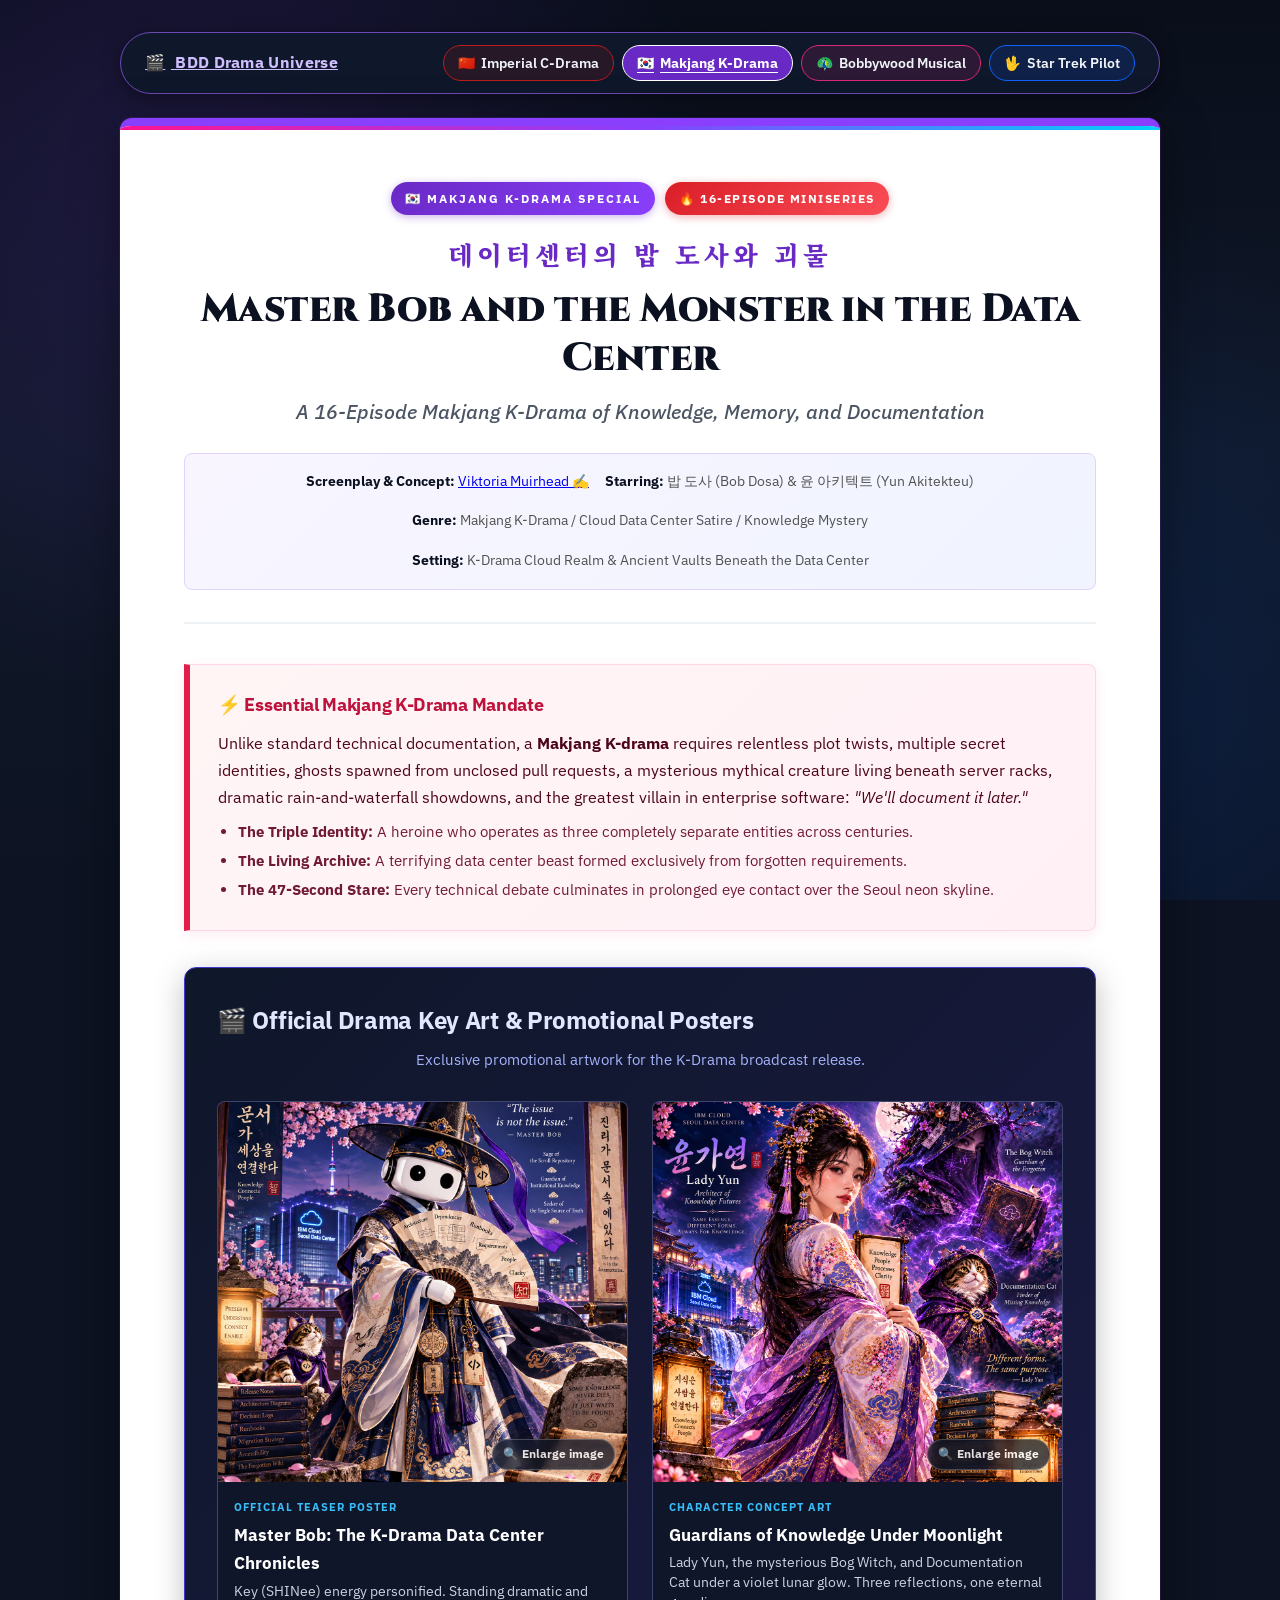
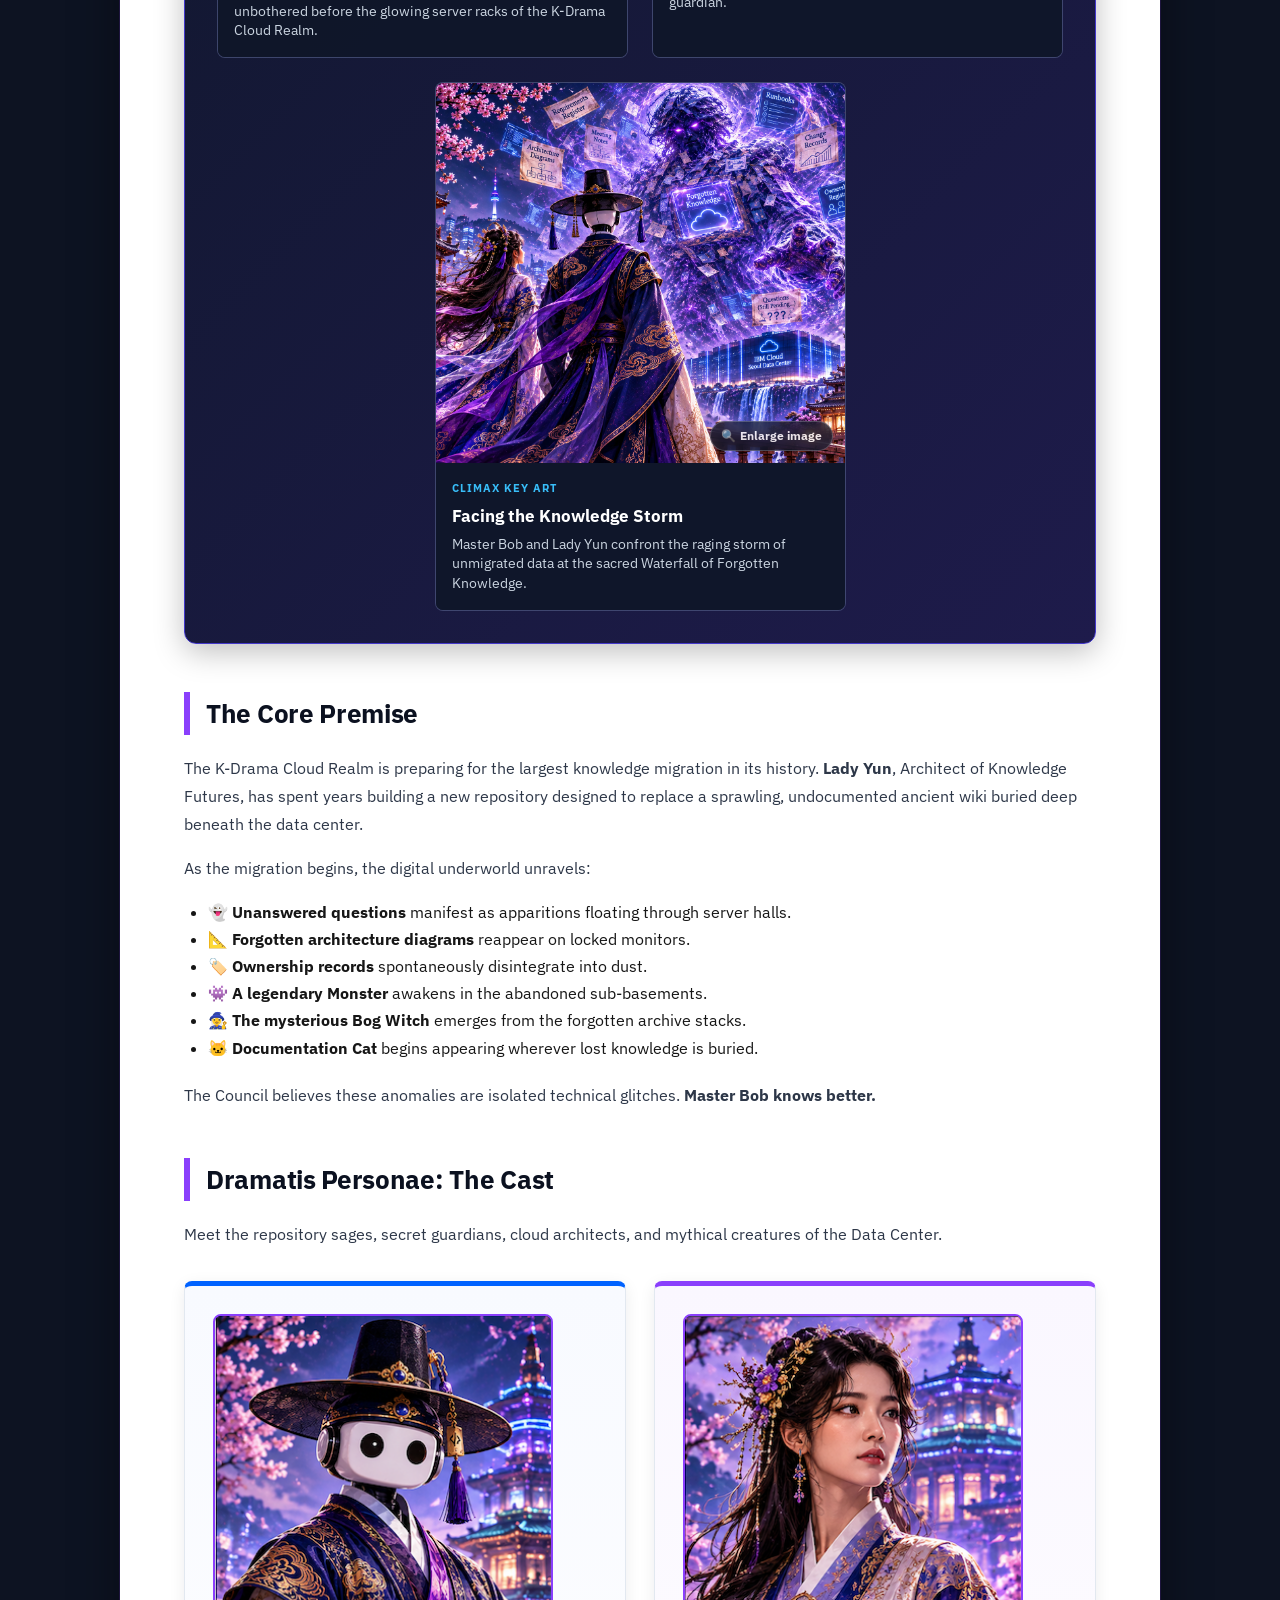
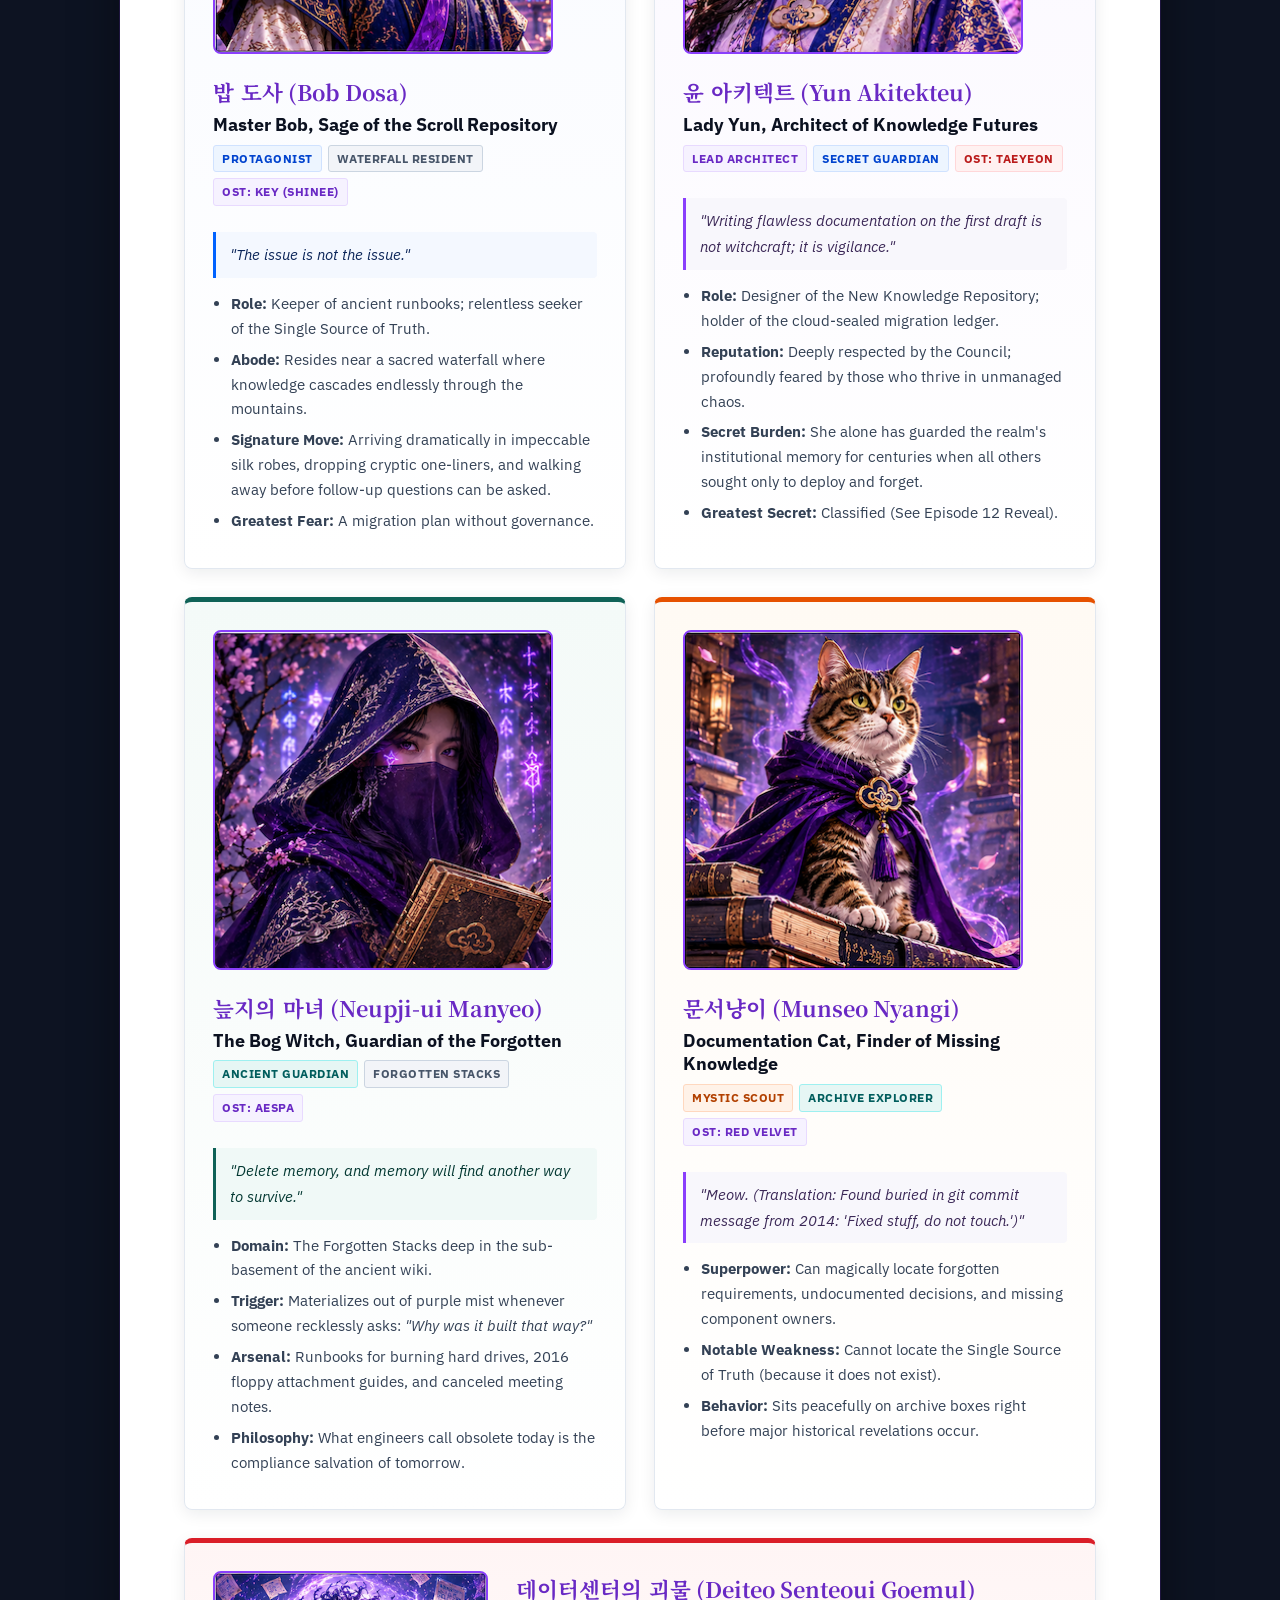
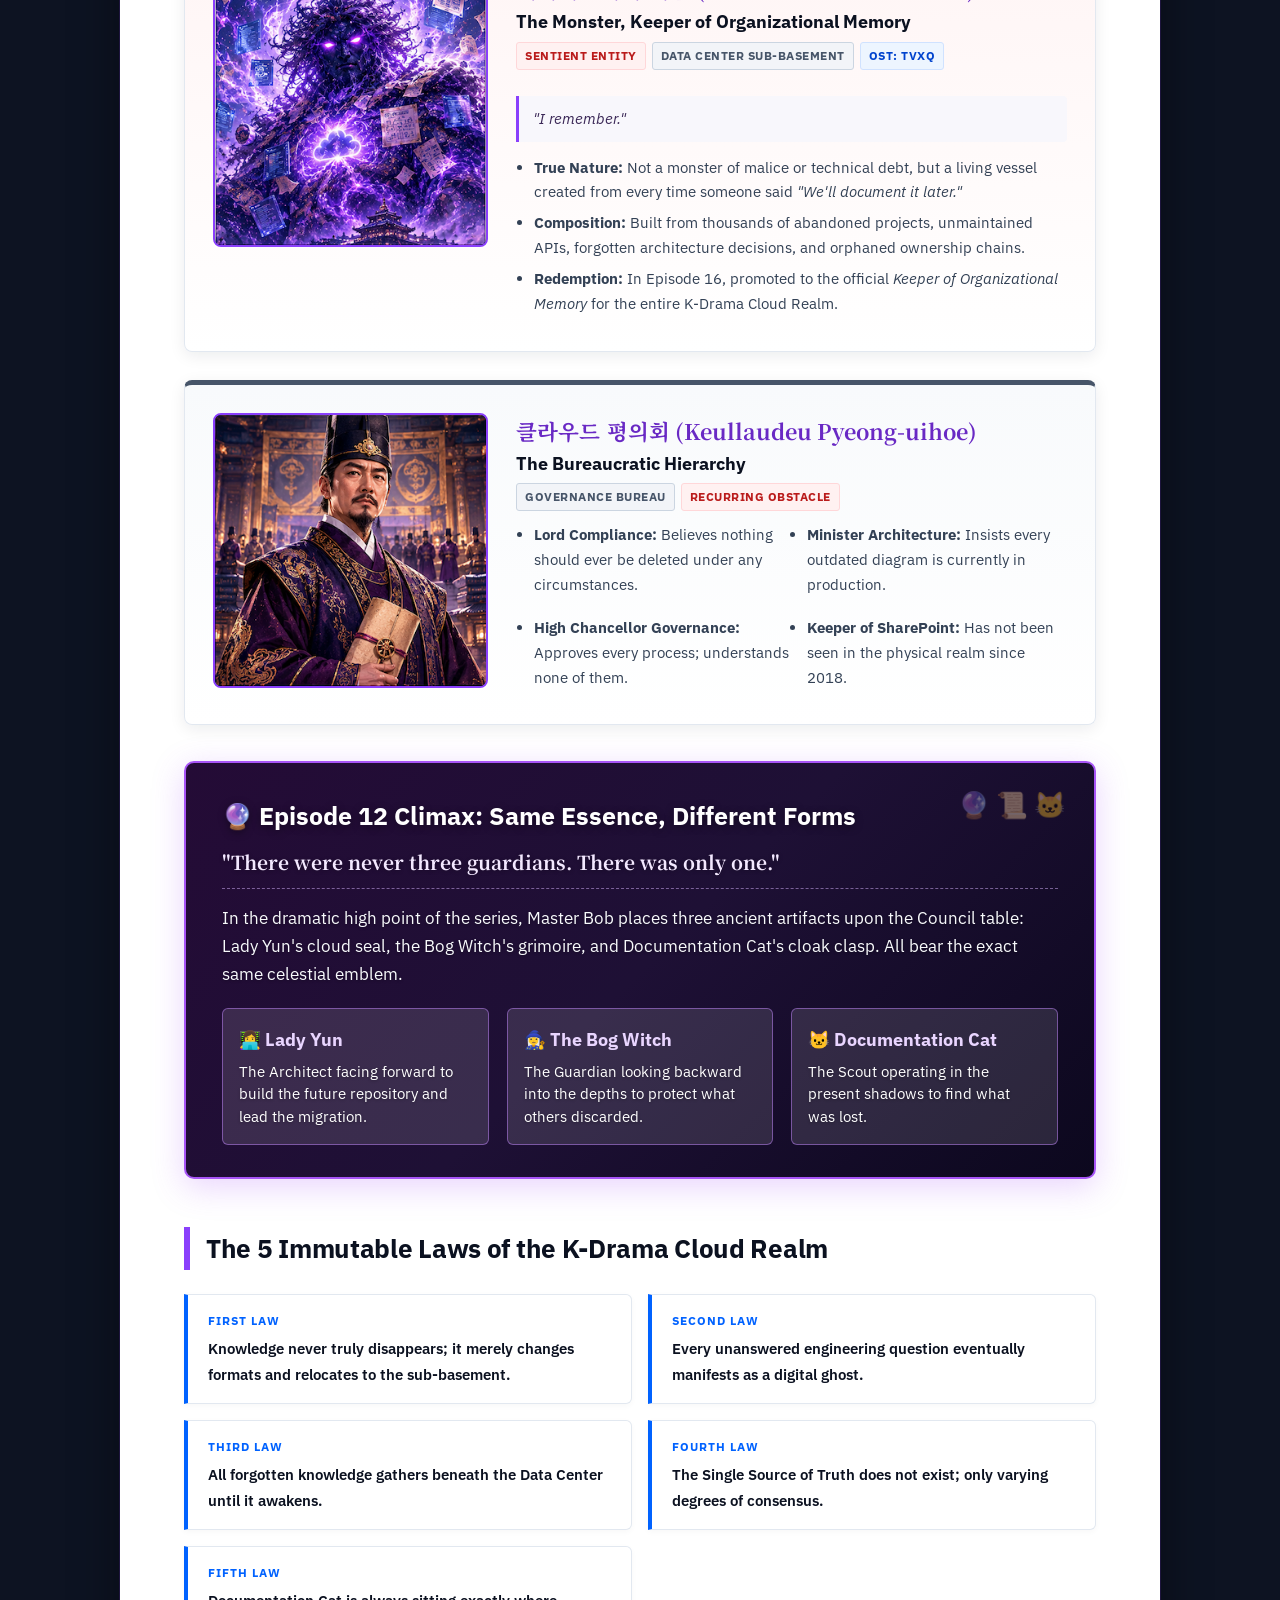
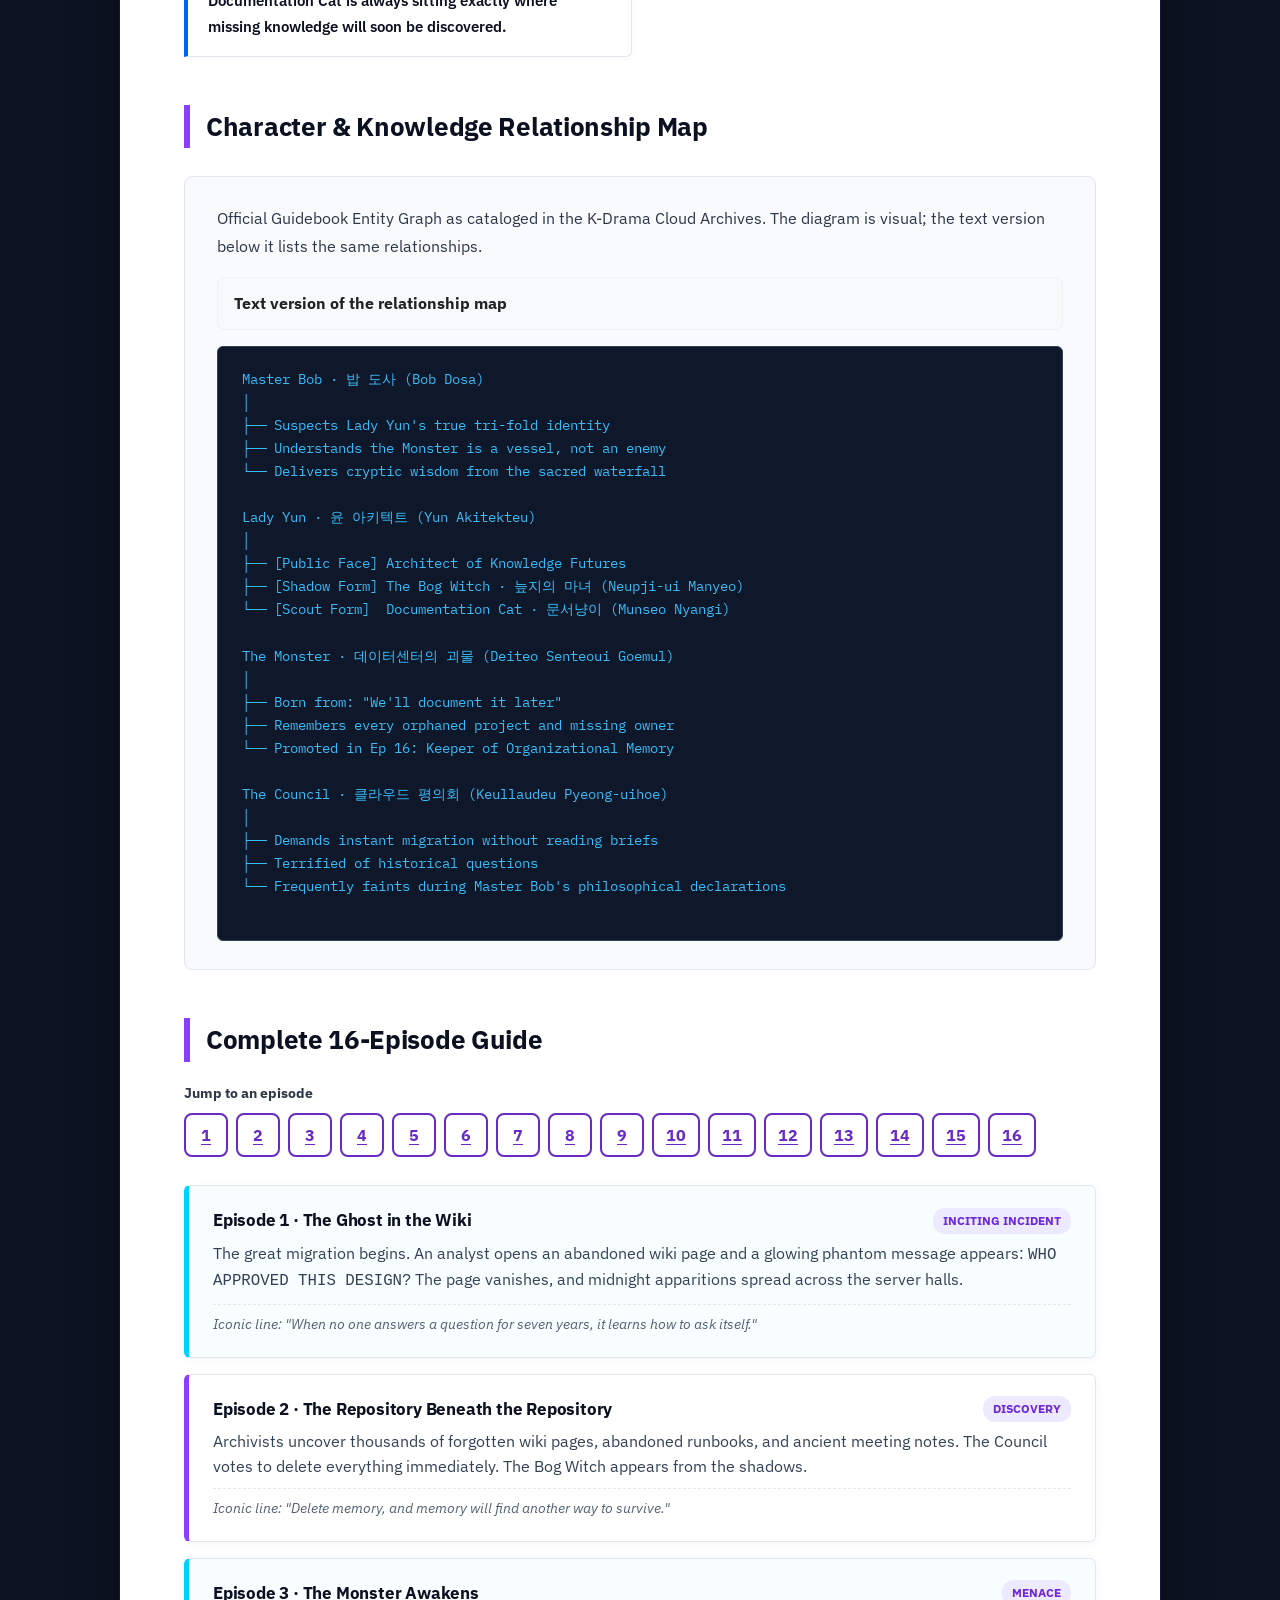
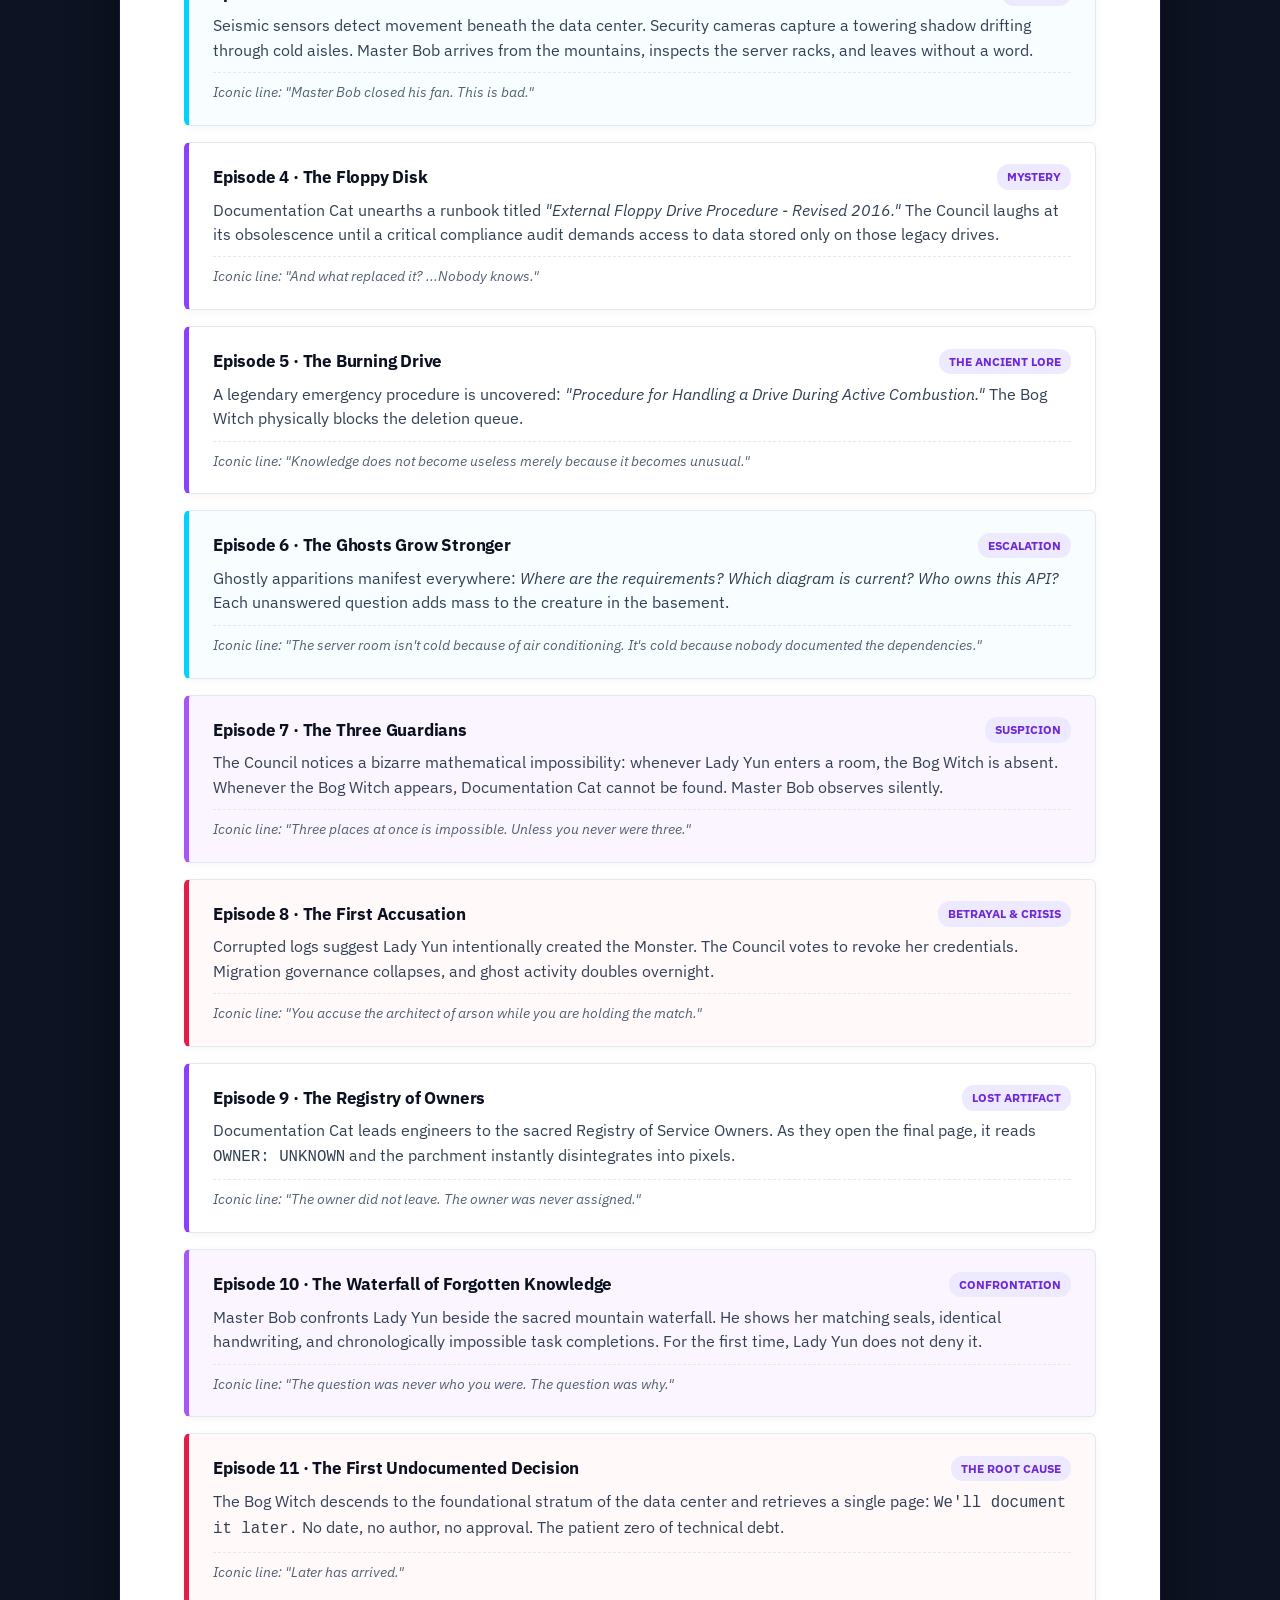
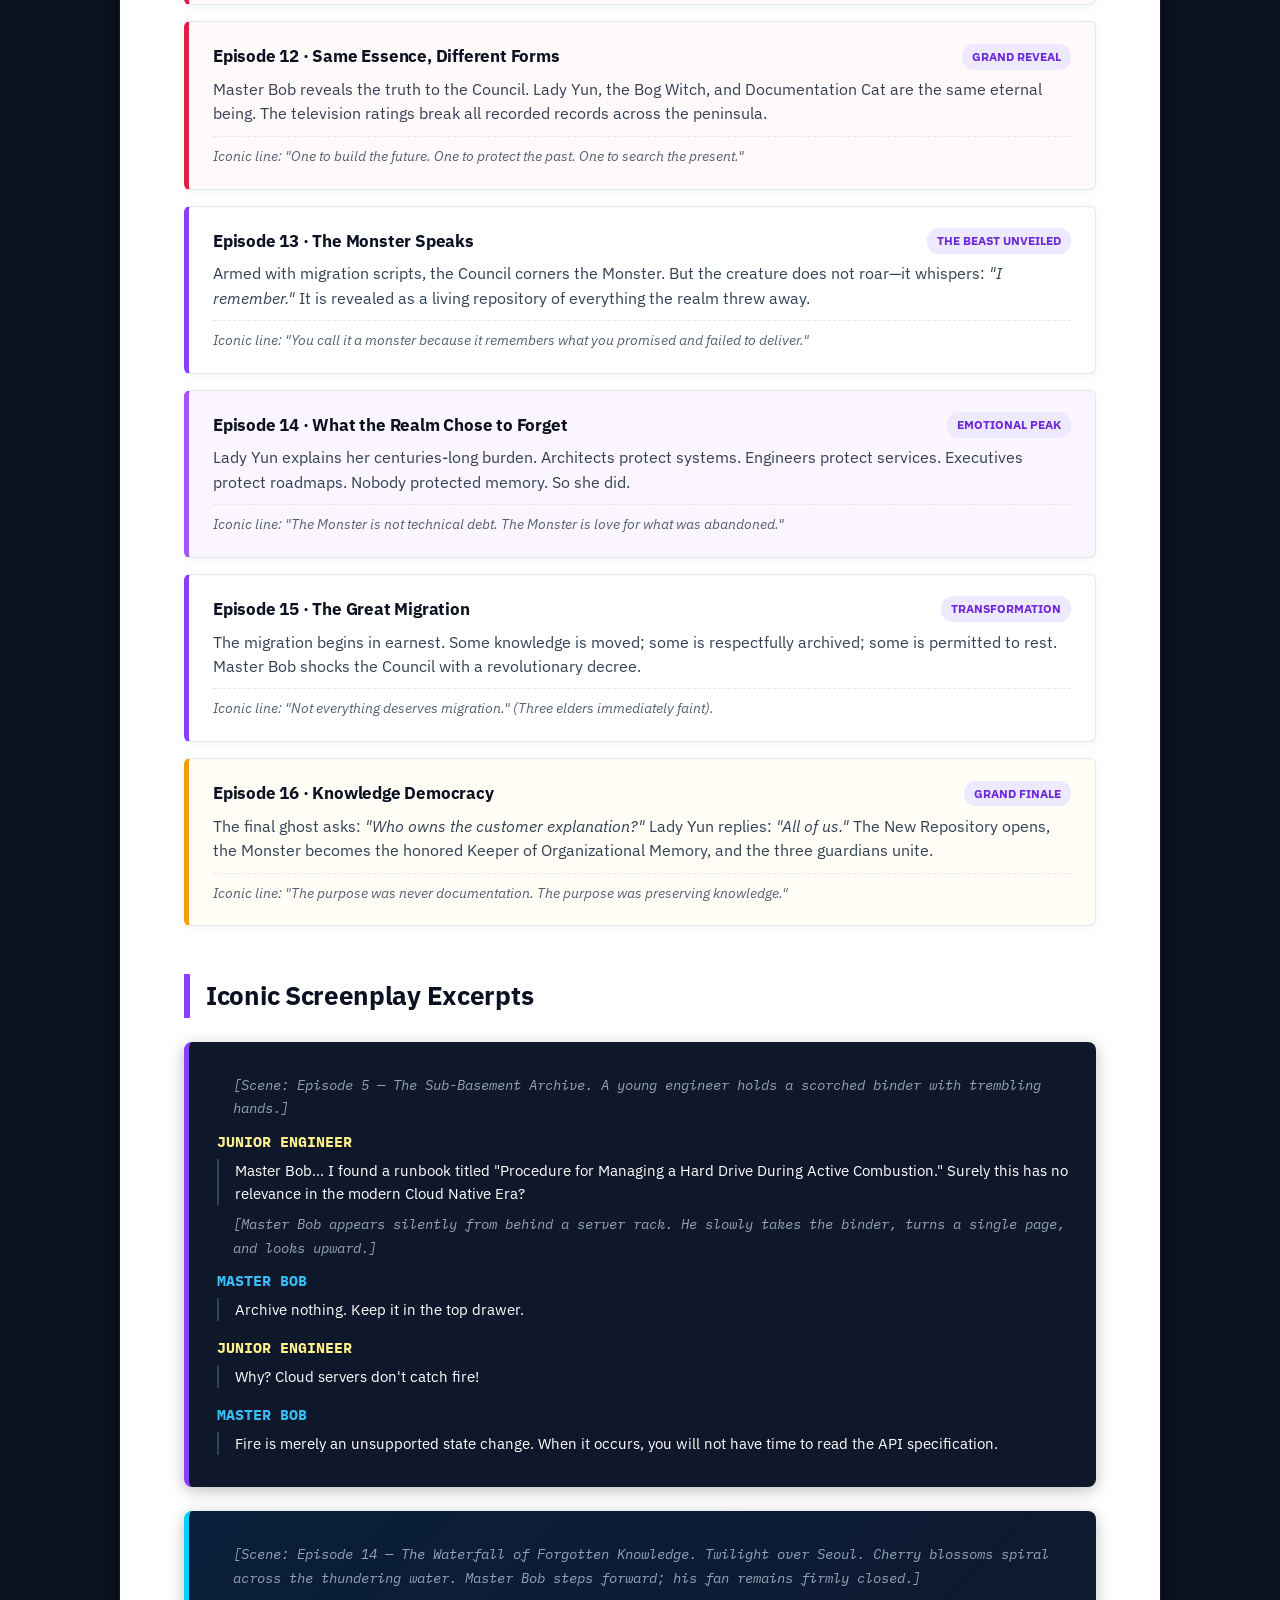
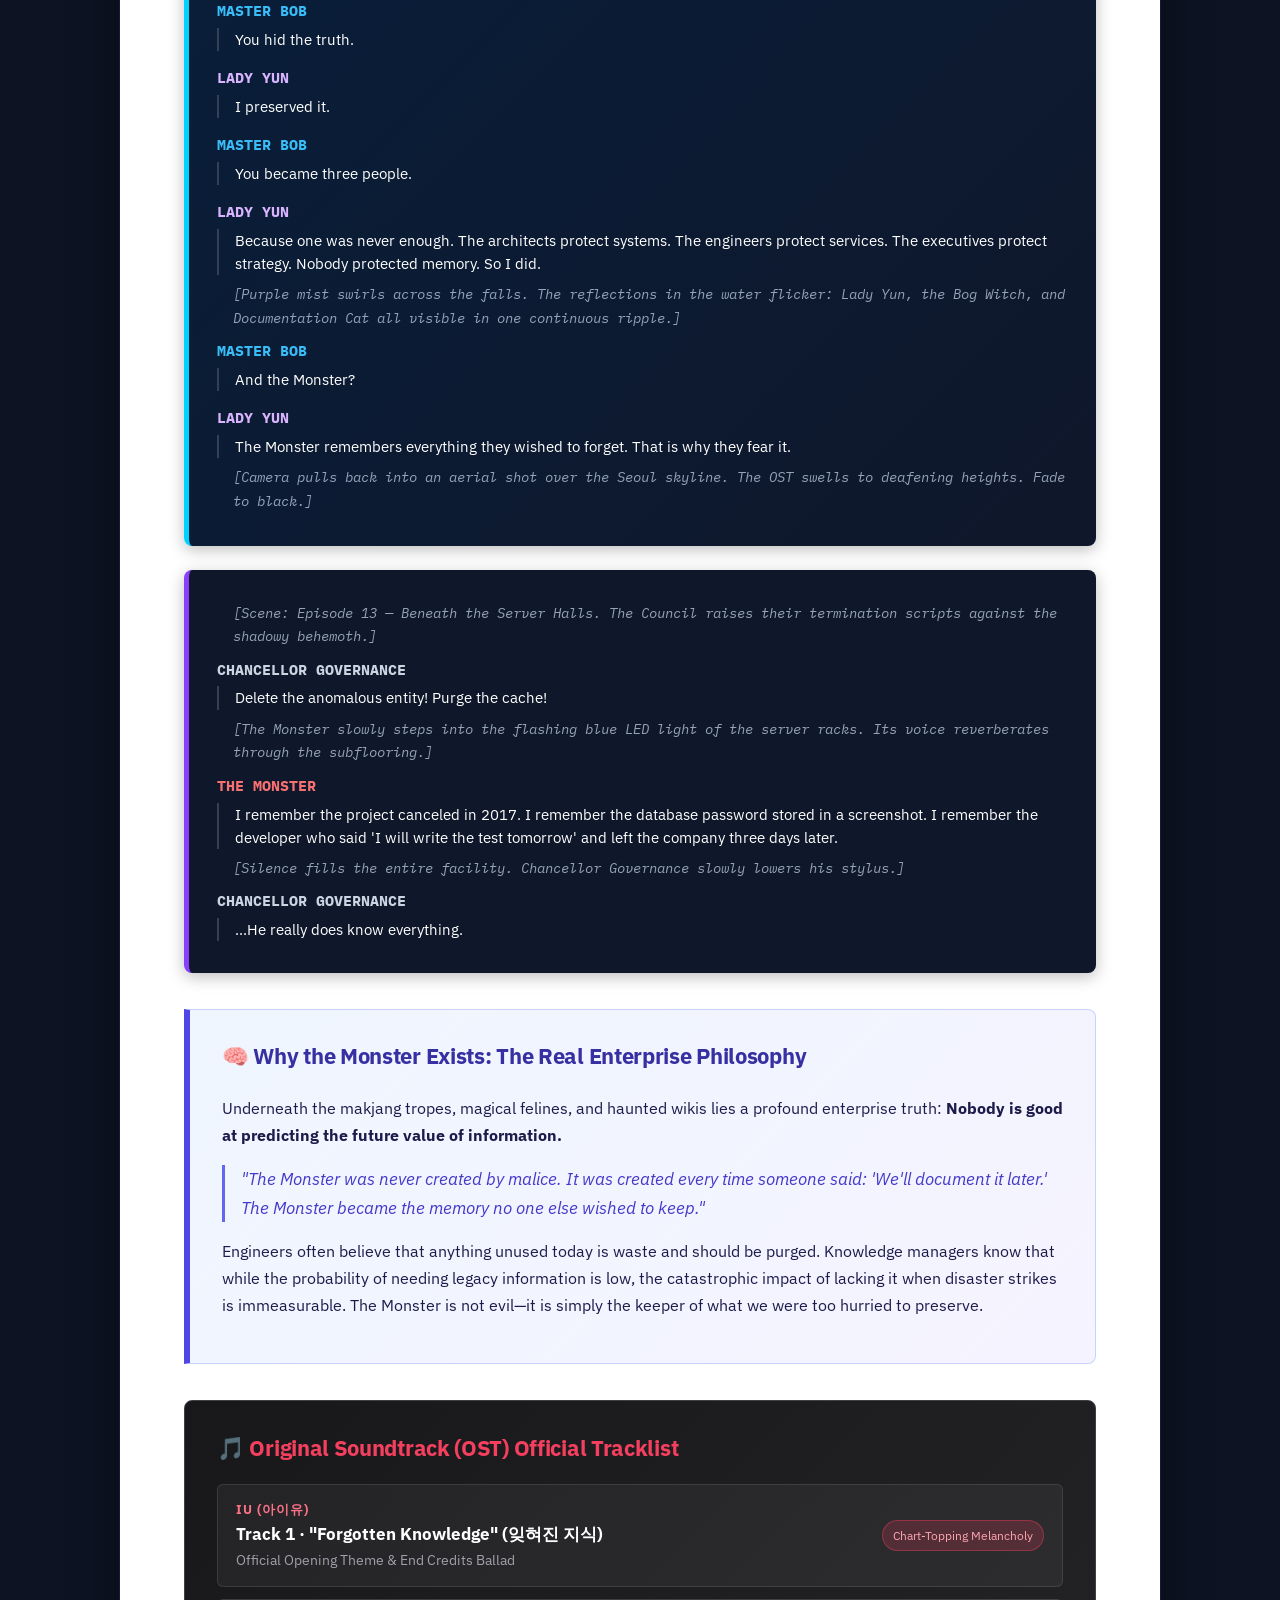
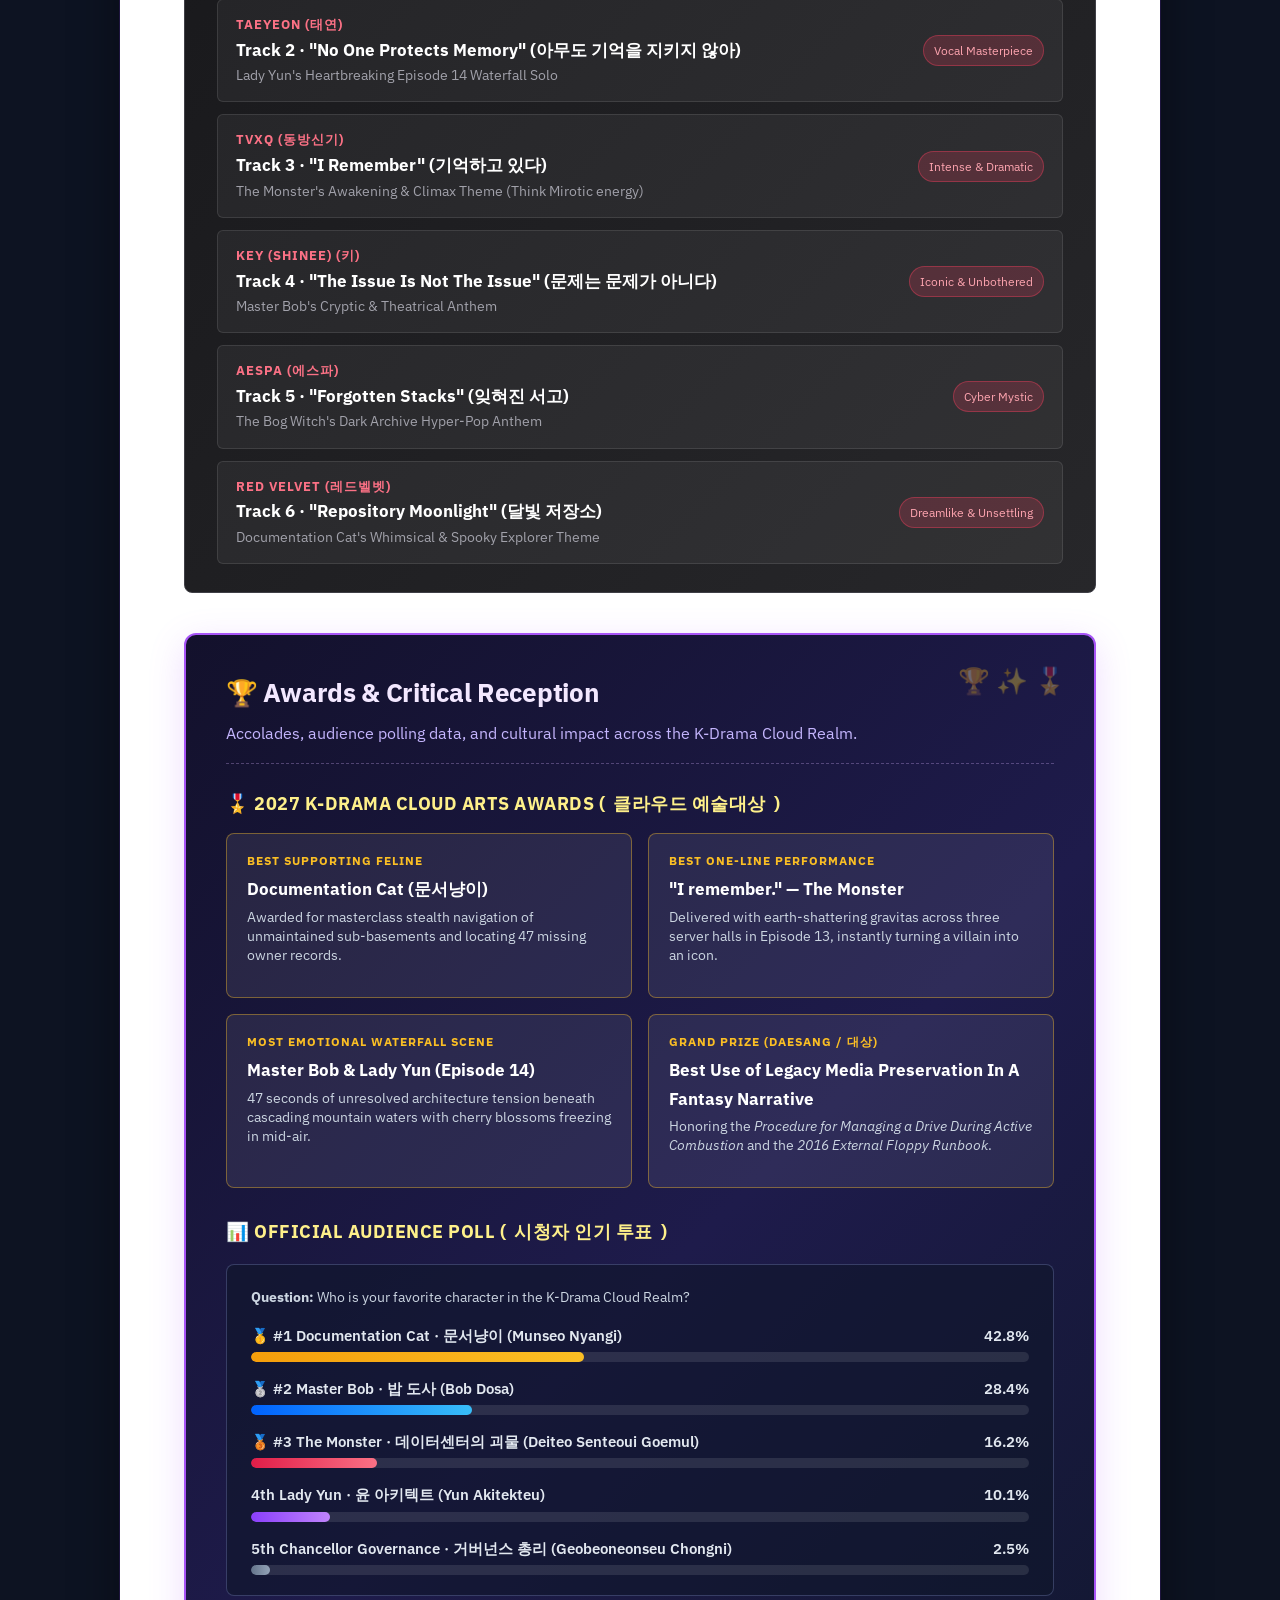
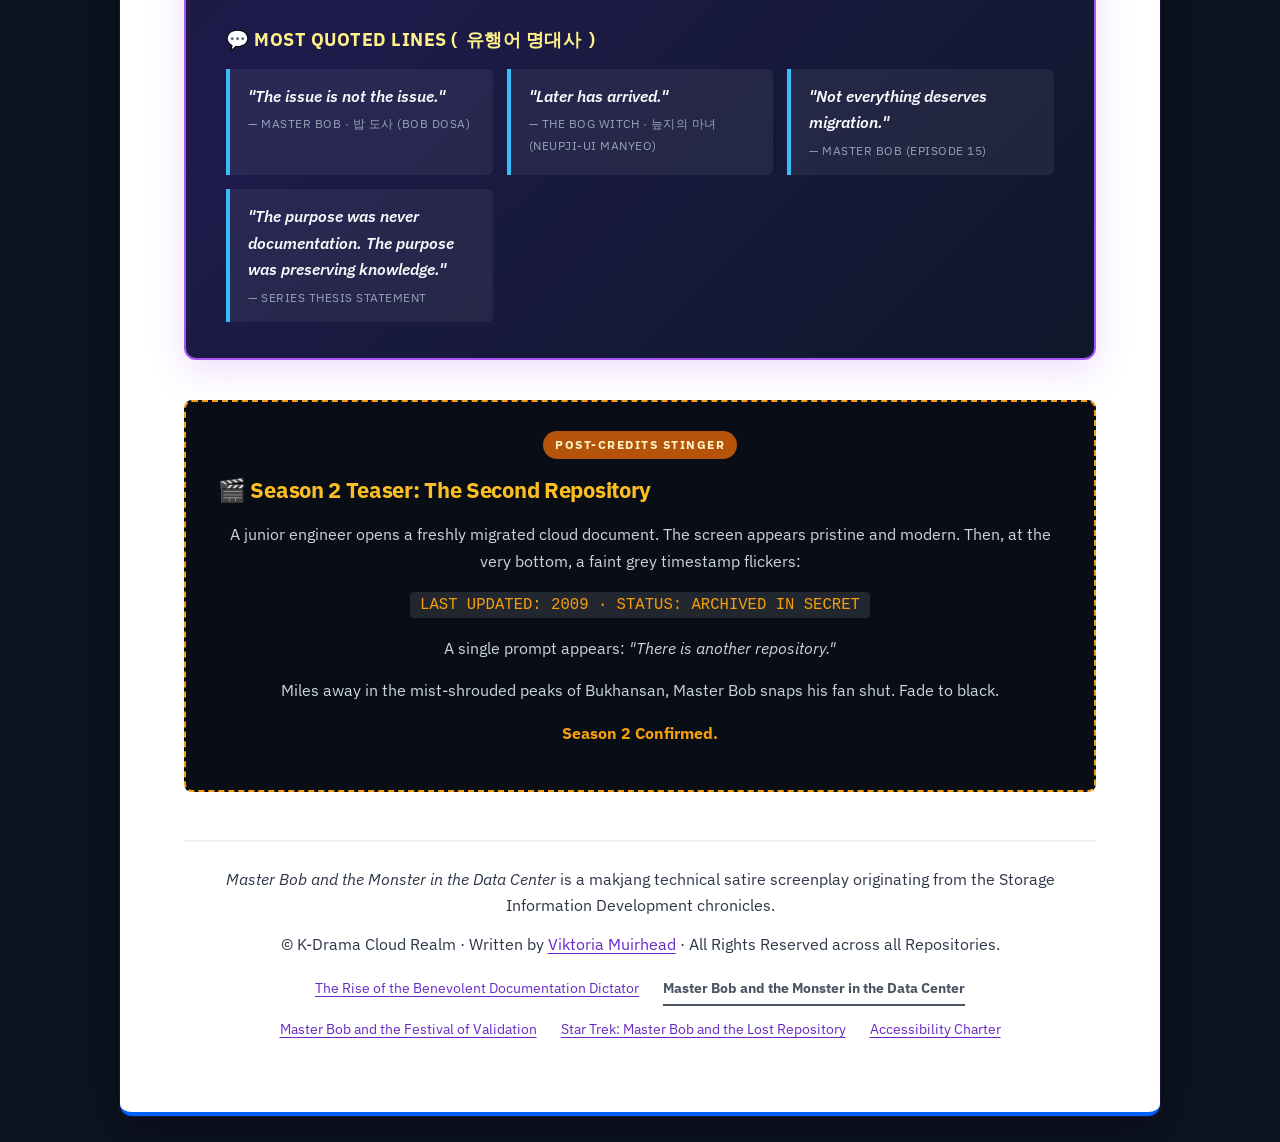
<file: monster-in-data-center.html>
<!DOCTYPE html>
<html lang="en">
<head>
    <meta charset="UTF-8">
    <meta name="viewport" content="width=device-width, initial-scale=1.0">
    <title>Master Bob and the Monster in the Data Center | Makjang K-Drama Special</title>
    <!-- Open Graph / Social sharing -->
    <meta property="og:type" content="website">
    <meta property="og:url" content="https://vickmuir.github.io/benevolent-documentation-dictator/monster-in-data-center.html">
    <meta property="og:title" content="Master Bob and the Monster in the Data Center | Makjang K-Drama Special">
    <meta property="og:description" content="A 16-episode makjang K-Drama satire of knowledge, memory, and repository migrations in the Cloud Realm. Will the migration ledger survive? Will the documentation?">
    <meta property="og:image" content="https://vickmuir.github.io/benevolent-documentation-dictator/funny/Kdrama-Bob.png">
    <meta property="og:image:alt" content="Master Bob in dramatic modern robes before glowing server racks">
    <!-- Twitter Card -->
    <meta name="twitter:card" content="summary_large_image">
    <meta name="twitter:title" content="Master Bob and the Monster in the Data Center | Makjang K-Drama Special">
    <meta name="twitter:description" content="A 16-episode makjang K-Drama satire of knowledge, memory, and repository migrations in the Cloud Realm. Will the migration ledger survive? Will the documentation?">
    <meta name="twitter:image" content="https://vickmuir.github.io/benevolent-documentation-dictator/funny/Kdrama-Bob.png">
    <link rel="preconnect" href="https://fonts.googleapis.com">
    <link rel="preconnect" href="https://fonts.gstatic.com" crossorigin>
    <link href="https://fonts.googleapis.com/css2?family=Cinzel:wght@600;700;800;900&family=IBM+Plex+Sans:ital,wght@0,300;0,400;0,500;0,600;0,700;1,400&family=IBM+Plex+Mono:wght@400;500;600&family=Noto+Serif+KR:wght@500;600;700;900&family=Noto+Sans+KR:wght@400;500;700;900&display=swap" rel="stylesheet">
    <link rel="stylesheet" href="assets/css/bdd-design-system.css">
    <link rel="stylesheet" href="assets/css/bdd-accessibility.css">
    <link rel="stylesheet" href="assets/css/bdd-responsive.css">
    <style>
        :root {
            --seoul-midnight: #0b1120;
            --seoul-dark-slate: #0f172a;
            --seoul-navy: #1e293b;
            --cyber-blue: #0062ff;
            --neon-cyan: #00d2ff;
            --kdrama-purple: #8a3ffc;
            --kdrama-violet: #6929c4;
            --mystic-purple: #a56eff;
            --aura-glow: rgba(138, 63, 252, 0.25);
            --cherry-pink: #ff1493;
            --sunset-rose: #fa4d56;
            --seoul-gold: #f1c21b;
            --card-bg: #ffffff;
            --surface-subtle: #f8f9fa;
            --surface-muted: #edf2f7;
            --border-light: #e2e8f0;
            --border-kdrama: #d0bfff;
            --text-primary: #161616;
            --text-secondary: #525252;
            --text-muted: #6f6f6f;
            --drama-shadow: 0 10px 30px rgba(105, 41, 196, 0.12);
            --card-shadow: 0 4px 16px rgba(15, 23, 42, 0.08);
            --neon-shadow: 0 0 20px rgba(0, 210, 255, 0.3);
        }

        * {
            box-sizing: border-box;
            margin: 0;
            padding: 0;
        }

        body {
            font-family: 'IBM Plex Sans', -apple-system, BlinkMacSystemFont, 'Segoe UI', Roboto, sans-serif;
            background-color: #0d1322;
            background-image:
                radial-gradient(circle at 15% 20%, rgba(138, 63, 252, 0.15) 0%, transparent 40%),
                radial-gradient(circle at 85% 80%, rgba(0, 98, 255, 0.12) 0%, transparent 40%),
                linear-gradient(180deg, #090e1a 0%, #101828 50%, #0d1322 100%);
            background-attachment: fixed;
            color: var(--text-primary);
            line-height: 1.7;
            padding: 32px 16px;
        }

        /* Nav switcher between dramas */
        

        

        

        

        

        

        

        

        

        

        

        /* Container */
        .container {
            max-width: 1040px;
            margin: 0 auto;
            background-color: #ffffff;
            border-radius: 12px;
            padding: 56px 64px;
            box-shadow: 0 12px 50px rgba(0, 0, 0, 0.4), 0 0 0 1px rgba(138, 63, 252, 0.2);
            border-top: 8px solid var(--kdrama-purple);
            border-bottom: 4px solid var(--cyber-blue);
            position: relative;
            overflow: hidden;
        }

        .decor-glow-top {
            position: absolute;
            top: 0;
            left: 0;
            right: 0;
            height: 4px;
            background: linear-gradient(90deg, #ff1493, #8a3ffc, #00d2ff, #8a3ffc, #ff1493);
            background-size: 200% 100%;
        }

        /* Banner & Header */
        .kdrama-badge-container {
            display: flex;
            justify-content: center;
            align-items: center;
            gap: 10px;
            margin-bottom: 18px;
            flex-wrap: wrap;
        }

        .kdrama-pill {
            display: inline-block;
            background: linear-gradient(135deg, #6929c4 0%, #8a3ffc 100%);
            color: #ffffff;
            font-size: 0.775rem;
            font-weight: 800;
            text-transform: uppercase;
            letter-spacing: 2px;
            padding: 6px 14px;
            border-radius: 30px;
            box-shadow: 0 2px 8px rgba(105, 41, 196, 0.35);
        }

        .makjang-pill {
            display: inline-block;
            background: linear-gradient(135deg, #da1e28 0%, #fa4d56 100%);
            color: #ffffff;
            font-size: 0.775rem;
            font-weight: 800;
            text-transform: uppercase;
            letter-spacing: 1.5px;
            padding: 6px 14px;
            border-radius: 30px;
            box-shadow: 0 2px 8px rgba(218, 30, 40, 0.35);
        }

        .hangul-title {
            font-family: 'Noto Serif KR', serif;
            font-size: 1.6rem;
            font-weight: 900;
            color: var(--kdrama-violet);
            letter-spacing: 4px;
            text-align: center;
            margin-bottom: 8px;
        }

        .post-header {
            text-align: center;
            margin-bottom: 40px;
            border-bottom: 2px solid #edf2f7;
            padding-bottom: 32px;
            position: relative;
        }

        h1 {
            font-family: 'Cinzel', 'Noto Serif KR', Georgia, serif;
            font-size: 2.45rem;
            font-weight: 900;
            line-height: 1.25;
            color: var(--seoul-midnight);
            margin-bottom: 12px;
            letter-spacing: -0.5px;
        }

        .subtitle {
            font-size: 1.25rem;
            color: #4b5563;
            font-style: italic;
            font-weight: 500;
            margin-bottom: 24px;
        }

        .post-meta {
            display: flex;
            align-items: center;
            justify-content: center;
            flex-wrap: wrap;
            gap: 16px;
            font-size: 0.875rem;
            color: var(--text-secondary);
            background: linear-gradient(135deg, #f8f5ff 0%, #f0f4ff 100%);
            padding: 16px 24px;
            border-radius: 8px;
            border: 1px solid #e0d4fc;
        }

        .post-meta span strong {
            color: var(--seoul-midnight);
        }

        /* Typography */
        h2 {
            font-size: 1.6rem;
            font-weight: 800;
            margin-top: 48px;
            margin-bottom: 20px;
            color: var(--seoul-midnight);
            position: relative;
            padding-left: 16px;
            border-left: 6px solid var(--kdrama-purple);
            letter-spacing: -0.3px;
            display: flex;
            align-items: center;
            gap: 10px;
        }

        h3 {
            font-size: 1.25rem;
            font-weight: 700;
            margin-top: 24px;
            margin-bottom: 12px;
            color: var(--seoul-midnight);
        }

        p {
            margin-bottom: 16px;
            font-size: 1.025rem;
            color: #2d3748;
        }

        /* Posters Gallery Section */
        .posters-section {
            margin: 36px 0 48px 0;
            background: linear-gradient(135deg, #0f172a 0%, #1e1b4b 100%);
            padding: 32px;
            border-radius: 12px;
            border: 1px solid #4338ca;
            box-shadow: 0 8px 30px rgba(0,0,0,0.25);
            color: #ffffff;
        }

        .posters-header {
            text-align: center;
            margin-bottom: 28px;
        }

        .posters-header h2 {
            color: #e0e7ff;
            font-size: 1.5rem;
            margin-top: 0;
            margin-bottom: 6px;
        }

        .posters-header p {
            color: #a5b4fc;
            font-size: 0.95rem;
            margin-bottom: 0;
        }

        .posters-grid {
            display: grid;
            grid-template-columns: repeat(2, 1fr);
            gap: 24px;
        }

        /* Odd final card: center it under the pair above */
        .posters-grid > .poster-card:last-child:nth-child(odd) {
            grid-column: 1 / -1;
            justify-self: center;
            width: calc(50% - 12px);
        }

        @media (max-width: 640px) {
            .posters-grid {
                grid-template-columns: 1fr;
            }

            .posters-grid > .poster-card:last-child:nth-child(odd) {
                width: 100%;
            }
        }

        .poster-card {
            background: rgba(15, 23, 42, 0.6);
            border: 1px solid rgba(165, 180, 252, 0.3);
            border-radius: 8px;
            overflow: hidden;
            display: flex;
            flex-direction: column;
            transition: transform 0.3s ease, box-shadow 0.3s ease, border-color 0.3s ease;
            cursor: pointer;
            position: relative;
            text-align: left;
            font-family: inherit;
            color: inherit;
            padding: 0;
            width: 100%;
        }

        .poster-card:hover {
            transform: translateY(-4px);
            box-shadow: 0 12px 28px rgba(138, 63, 252, 0.4);
            border-color: #a56eff;
        }

        .poster-card:focus-visible {
            outline: 3px solid #00d2ff;
            outline-offset: 4px;
            box-shadow: 0 0 20px rgba(0, 210, 255, 0.5);
            border-color: #00d2ff;
        }

        .poster-img-wrap {
            width: 100%;
            height: 380px;
            overflow: hidden;
            background: #000000;
            display: flex;
            align-items: center;
            justify-content: center;
            position: relative;
        }

        .poster-zoom-hint {
            position: absolute;
            bottom: 12px;
            right: 12px;
            background: rgba(15, 23, 42, 0.85);
            color: #ffffff;
            font-size: 0.75rem;
            font-weight: 700;
            padding: 4px 10px;
            border-radius: 20px;
            backdrop-filter: blur(4px);
            border: 1px solid rgba(255, 255, 255, 0.25);
            pointer-events: none;
            display: flex;
            align-items: center;
            gap: 4px;
            opacity: 0.85;
            transition: all 0.2s ease;
        }

        .poster-card:hover .poster-zoom-hint {
            opacity: 1;
            transform: scale(1.05);
            background: rgba(138, 63, 252, 0.95);
            border-color: rgba(255, 255, 255, 0.5);
            box-shadow: 0 2px 10px rgba(138, 63, 252, 0.5);
        }

        .poster-img {
            width: 100%;
            height: 100%;
            object-fit: cover;
            transition: transform 0.4s ease;
        }

        .poster-card:hover .poster-img {
            transform: scale(1.03);
        }

        .poster-caption {
            padding: 16px;
            background: rgba(15, 23, 42, 0.9);
            flex: 1;
        }

        .poster-tag {
            font-size: 0.7rem;
            font-weight: 700;
            text-transform: uppercase;
            letter-spacing: 1px;
            color: #38bdf8;
            margin-bottom: 4px;
        }

        .poster-title {
            font-size: 1.05rem;
            font-weight: 700;
            color: #ffffff;
            margin-bottom: 4px;
        }

        .poster-desc {
            font-size: 0.85rem;
            color: #cbd5e1;
            line-height: 1.45;
            margin-bottom: 0;
        }

        /* Makjang Trope Alert Box */
        .makjang-alert {
            background: linear-gradient(135deg, #fff5f5 0%, #fff0f6 100%);
            border: 1px solid #ffd6e7;
            border-left: 6px solid #e11d48;
            border-radius: 0 8px 8px 0;
            padding: 24px 28px;
            margin: 32px 0;
            box-shadow: 0 4px 14px rgba(225, 29, 72, 0.08);
        }

        .makjang-alert h2 {
            color: #be123c;
            font-size: 1.15rem;
            margin-bottom: 10px;
            display: flex;
            align-items: center;
            gap: 8px;
        }

        .makjang-alert p {
            color: #4c0519;
            font-size: 0.985rem;
            margin-bottom: 8px;
        }

        .makjang-alert ul {
            padding-left: 20px;
            color: #701a35;
            font-size: 0.925rem;
        }

        .makjang-alert li {
            margin-bottom: 4px;
        }

        /* Cast Character Cards Grid */
        .character-grid {
            display: grid;
            grid-template-columns: repeat(auto-fit, minmax(min(100%, 440px), 1fr));
            gap: 28px;
            margin: 32px 0;
        }

        .character-card {
            background: #ffffff;
            border: 1px solid #e2e8f0;
            border-top: 5px solid var(--kdrama-purple);
            border-radius: 8px;
            padding: 28px;
            box-shadow: var(--card-shadow);
            display: flex;
            flex-direction: column;
            position: relative;
            transition: transform 0.2s ease, box-shadow 0.2s ease;
        }

        .character-card:hover {
            transform: translateY(-3px);
            box-shadow: var(--drama-shadow);
        }

        .character-card.bob-card {
            border-top-color: #0062ff;
            background: linear-gradient(180deg, #f8faff 0%, #ffffff 100%);
        }

        .character-card.yun-card {
            border-top-color: #8a3ffc;
            background: linear-gradient(180deg, #faf7ff 0%, #ffffff 100%);
        }

        .character-card.witch-card {
            border-top-color: #0f6257;
            background: linear-gradient(180deg, #f4faf8 0%, #ffffff 100%);
        }

        .character-card.cat-card {
            border-top-color: #e65100;
            background: linear-gradient(180deg, #fffaf4 0%, #ffffff 100%);
        }

        .character-card.monster-card {
            border-top-color: #da1e28;
            background: linear-gradient(180deg, #fff5f5 0%, #ffffff 100%);
            grid-column: 1 / -1;
        }

        .character-card.council-card {
            border-top-color: #475569;
            background: linear-gradient(180deg, #f8fafc 0%, #ffffff 100%);
            grid-column: 1 / -1;
        }

        /* Cast Profile Images */
        .cast-img {
            display: block;
            width: 100%;
            aspect-ratio: 1 / 1;
            object-fit: cover;
            object-position: top center;
            border-radius: 8px;
            border: 2px solid var(--kdrama-purple);
            margin-bottom: 20px;
            background: #0f172a;
        }

        /* Wide cards: image in left third, text in right two thirds */
        .character-card.monster-card,
        .character-card.council-card {
            flex-direction: row;
            align-items: flex-start;
            gap: 28px;
        }

        .character-card.monster-card > .cast-trigger,
        .character-card.council-card > .cast-trigger {
            flex: 0 0 calc((100% - 28px) / 3);
            width: calc((100% - 28px) / 3);
            max-height: none;
            margin-bottom: 0;
        }

        .char-body {
            flex: 1 1 0;
            min-width: 0;
            display: flex;
            flex-direction: column;
        }

        /* Cast Card Image Placeholder Component */
        .cast-img-placeholder {
            width: 100%;
            height: 240px;
            border-radius: 8px;
            background: linear-gradient(135deg, #1e293b 0%, #0f172a 100%);
            border: 2px dashed #64748b;
            display: flex;
            flex-direction: column;
            align-items: center;
            justify-content: center;
            padding: 20px;
            margin-bottom: 20px;
            text-align: center;
            position: relative;
            overflow: hidden;
        }

        .cast-img-placeholder::before {
            content: "";
            position: absolute;
            top: 0;
            left: -100%;
            width: 50%;
            height: 100%;
            background: linear-gradient(90deg, transparent, rgba(255,255,255,0.05), transparent);
            animation: placeholderShimmer 3s infinite;
        }

        @keyframes placeholderShimmer {
            0% { left: -100%; }
            100% { left: 200%; }
        }

        .placeholder-icon {
            font-size: 3rem;
            margin-bottom: 8px;
            opacity: 0.9;
        }

        .placeholder-badge {
            display: inline-block;
            font-size: 0.725rem;
            font-weight: 700;
            text-transform: uppercase;
            letter-spacing: 1.5px;
            padding: 4px 10px;
            border-radius: 4px;
            background: rgba(255, 255, 255, 0.1);
            color: #94a3b8;
            border: 1px solid rgba(255, 255, 255, 0.15);
            margin-bottom: 6px;
        }

        .placeholder-name {
            font-size: 1rem;
            font-weight: 700;
            color: #e2e8f0;
        }

        .placeholder-note {
            font-size: 0.75rem;
            color: #64748b;
            font-style: italic;
            margin-top: 4px;
        }

        /* Char Header & Badges */
        .char-header {
            margin-bottom: 12px;
        }

        .char-hangul-name {
            font-family: 'Noto Serif KR', serif;
            font-size: 1.35rem;
            font-weight: 700;
            color: var(--kdrama-violet);
            margin-bottom: 2px;
        }

        .char-english-title {
            font-size: 1.15rem;
            font-weight: 700;
            color: var(--seoul-midnight);
            line-height: 1.3;
        }

        .char-badges {
            display: flex;
            flex-wrap: wrap;
            gap: 6px;
            margin-top: 8px;
        }

        .badge {
            display: inline-block;
            font-size: 0.725rem;
            font-weight: 700;
            text-transform: uppercase;
            letter-spacing: 0.5px;
            padding: 3px 8px;
            border-radius: 3px;
        }

        .badge-blue { background: #edf5ff; color: #0043ce; border: 1px solid #d0e2ff; }
        .badge-purple { background: #f6f2ff; color: #6929c4; border: 1px solid #e8daff; }
        .badge-teal { background: #e6f6f4; color: #005d5d; border: 1px solid #9ef0f0; }
        .badge-orange { background: #fff2e8; color: #b24000; border: 1px solid #ffd8bf; }
        .badge-red { background: #fff1f1; color: #ba1b1b; border: 1px solid #ffd7d9; }
        .badge-gray { background: #f2f4f8; color: #475569; border: 1px solid #cbd5e1; }

        .char-quote {
            font-style: italic;
            background: #f8f7fc;
            border-left: 3px solid var(--kdrama-purple);
            padding: 10px 14px;
            margin: 14px 0;
            font-size: 0.95rem;
            color: #3b2857;
            border-radius: 0 4px 4px 0;
        }

        .char-quote.bob-quote {
            border-left-color: #0062ff;
            background: #f4f8ff;
            color: #0b2559;
        }

        .char-quote.witch-quote {
            border-left-color: #0f6257;
            background: #f0f9f7;
            color: #033832;
        }

        .char-traits {
            font-size: 0.915rem;
            padding-left: 18px;
            color: #334155;
            margin-bottom: 0;
        }

        .char-traits li {
            margin-bottom: 6px;
        }

        /* Identity Revelation Banner */
        .revelation-box {
            background: linear-gradient(135deg, #240b36 0%, #1e1035 50%, #0c081e 100%);
            color: #ffffff;
            border: 2px solid #a855f7;
            border-radius: 10px;
            padding: 32px 36px;
            margin: 36px 0;
            box-shadow: 0 8px 32px rgba(168, 85, 247, 0.25);
            position: relative;
            overflow: hidden;
        }

        .revelation-box::after {
            content: "🔮 📜 🐱";
            position: absolute;
            top: 20px;
            right: 28px;
            font-size: 1.6rem;
            opacity: 0.4;
        }

        .revelation-box h3 {
            color: #ffffff;
            font-size: 1.55rem;
            margin-top: 0;
            margin-bottom: 8px;
            text-shadow: 0 2px 8px rgba(0,0,0,0.4);
        }

        .revelation-tagline {
            font-family: 'Noto Serif KR', serif;
            color: #f3e8ff;
            font-size: 1.2rem;
            font-weight: 700;
            margin-bottom: 16px;
            border-bottom: 1px dashed rgba(216, 180, 254, 0.5);
            padding-bottom: 10px;
            text-shadow: 0 1px 4px rgba(0,0,0,0.3);
        }

        .revelation-box p {
            color: #f8fafc;
            font-size: 1.05rem;
            line-height: 1.65;
            text-shadow: 0 1px 3px rgba(0,0,0,0.3);
        }

        .revelation-grid {
            display: grid;
            grid-template-columns: repeat(auto-fit, minmax(min(100%, 240px), 1fr));
            gap: 18px;
            margin-top: 20px;
        }

        .revelation-card {
            background: rgba(255, 255, 255, 0.12);
            border: 1px solid rgba(192, 132, 252, 0.5);
            border-radius: 6px;
            padding: 16px;
        }

        .revelation-card h4 {
            color: #e9d5ff;
            font-size: 1.1rem;
            margin-bottom: 6px;
            font-weight: 700;
        }

        .revelation-card p {
            color: #ffffff;
            font-size: 0.925rem;
            margin-bottom: 0;
            line-height: 1.5;
        }

        /* Relationship Chart */
        .relationship-container {
            background: #f8fafc;
            border: 1px solid #e2e8f0;
            border-radius: 8px;
            padding: 28px 32px;
            margin: 28px 0;
        }

        .tree-diagram {
            font-family: 'IBM Plex Mono', monospace;
            background: #0f172a;
            color: #38bdf8;
            padding: 20px 24px;
            border-radius: 6px;
            font-size: 0.9rem;
            line-height: 1.6;
            overflow-x: auto;
            border: 1px solid #334155;
            margin-top: 12px;
        }

        /* Laws of the Seoul Cloud Realm */
        .laws-grid {
            display: grid;
            grid-template-columns: repeat(auto-fit, minmax(min(100%, 300px), 1fr));
            gap: 16px;
            margin: 24px 0;
        }

        .law-item {
            background: #ffffff;
            border: 1px solid #e2e8f0;
            border-left: 4px solid var(--cyber-blue);
            border-radius: 0 6px 6px 0;
            padding: 16px 20px;
            box-shadow: 0 2px 6px rgba(0,0,0,0.03);
        }

        .law-num {
            font-size: 0.75rem;
            font-weight: 800;
            text-transform: uppercase;
            letter-spacing: 1px;
            color: var(--cyber-blue);
            margin-bottom: 4px;
        }

        .law-text {
            font-weight: 600;
            color: var(--seoul-midnight);
            font-size: 0.95rem;
            margin-bottom: 0;
        }

        /* Episode List (16 episodes) */
        .episode-list {
            display: flex;
            flex-direction: column;
            gap: 16px;
            margin: 28px 0;
        }

        .episode-card {
            background: #ffffff;
            border: 1px solid #e2e8f0;
            border-left: 5px solid var(--kdrama-purple);
            border-radius: 6px;
            padding: 20px 24px;
            box-shadow: 0 2px 8px rgba(0,0,0,0.04);
            display: flex;
            flex-direction: column;
            gap: 6px;
            transition: transform 0.2s ease, border-left-color 0.2s ease;
        }

        .episode-card:hover {
            transform: translateX(4px);
        }

        .episode-card.ghost-ep {
            border-left-color: #00d2ff;
            background: #f8fdff;
        }

        .episode-card.climax-ep {
            border-left-color: #e11d48;
            background: #fff9fa;
        }

        .episode-card.reveal-ep {
            border-left-color: #a855f7;
            background: #faf5ff;
        }

        .episode-card.finale-ep {
            border-left-color: #f59e0b;
            background: #fffdf5;
        }

        .ep-header {
            display: flex;
            justify-content: space-between;
            align-items: center;
            flex-wrap: wrap;
            gap: 8px;
        }

        .ep-number {
            font-weight: 800;
            font-size: 1.05rem;
            color: var(--seoul-midnight);
            letter-spacing: -0.2px;
        }

        .ep-badge {
            font-size: 0.725rem;
            font-weight: 700;
            padding: 3px 10px;
            background: #ede9fe;
            color: #6d28d9;
            border-radius: 12px;
            text-transform: uppercase;
        }

        .ep-synopsis {
            font-size: 0.985rem;
            color: #334155;
            line-height: 1.55;
            margin-bottom: 0;
        }

        .ep-quote {
            font-size: 0.875rem;
            color: #526072; /* 5.9:1 on #faf5ff (was 4.4:1) */
            font-style: italic;
            border-top: 1px dashed #e2e8f0;
            padding-top: 8px;
            margin-top: 4px;
        }

        /* Script Dialogue Blocks */
        .script-box {
            background-color: #0f172a;
            color: #f8fafc;
            border-radius: 8px;
            padding: 24px 28px;
            margin: 24px 0;
            font-family: 'IBM Plex Mono', monospace;
            font-size: 0.92rem;
            border-left: 5px solid var(--kdrama-purple);
            box-shadow: 0 4px 16px rgba(0,0,0,0.25);
        }

        .script-box.waterfall-script {
            border-left-color: #00d2ff;
            background: linear-gradient(135deg, #091e3a 0%, #0f172a 100%);
        }

        .script-speaker {
            font-weight: 700;
            display: block;
            margin-top: 14px;
            font-size: 0.95rem;
        }

        .script-speaker:first-child {
            margin-top: 0;
        }

        .script-speaker.bob { color: #38bdf8; }
        .script-speaker.yun { color: #d8b4fe; }
        .script-speaker.witch { color: #6ee7b7; }
        .script-speaker.cat { color: #fdba74; }
        .script-speaker.monster { color: #f87171; }
        .script-speaker.council { color: #cbd5e1; }
        .script-speaker.engineer { color: #fef08a; }

        .script-line {
            color: #ffffff;
            padding-left: 16px;
            border-left: 2px solid #334155;
            margin: 4px 0 8px 4px;
            font-family: 'IBM Plex Sans', sans-serif;
            font-size: 0.965rem;
            line-height: 1.5;
        }

        .stage-direction {
            color: #94a3b8;
            font-style: italic;
            font-size: 0.865rem;
            margin: 8px 0;
            padding-left: 16px;
        }

        /* Soundtrack Section */
        .soundtrack-card {
            background: linear-gradient(135deg, #18181b 0%, #27272a 100%);
            color: #ffffff;
            border-radius: 8px;
            padding: 28px 32px;
            margin: 32px 0;
            border: 1px solid #3f3f46;
        }

        .soundtrack-card h2 {
            color: #f43f5e;
            font-size: 1.4rem;
            margin-top: 0;
            margin-bottom: 16px;
            display: flex;
            align-items: center;
            gap: 8px;
        }

        .ost-track-list {
            display: flex;
            flex-direction: column;
            gap: 12px;
        }

        .ost-track {
            background: rgba(255, 255, 255, 0.05);
            border: 1px solid rgba(255, 255, 255, 0.1);
            border-radius: 6px;
            padding: 14px 18px;
            display: flex;
            justify-content: space-between;
            align-items: center;
            flex-wrap: wrap;
            gap: 8px;
        }

        .ost-track-info {
            display: flex;
            flex-direction: column;
        }

        .ost-artist {
            font-size: 0.8rem;
            font-weight: 700;
            color: #fb7185;
            text-transform: uppercase;
            letter-spacing: 1px;
        }

        .ost-title {
            font-size: 1.05rem;
            font-weight: 700;
            color: #ffffff;
        }

        .ost-note {
            font-size: 0.85rem;
            color: #a1a1aa;
        }

        .ost-vibe {
            font-size: 0.775rem;
            background: rgba(244, 63, 94, 0.2);
            color: #fda4af;
            padding: 4px 10px;
            border-radius: 20px;
            border: 1px solid rgba(244, 63, 94, 0.4);
        }

        /* The Thesis / Why The Monster Exists */
        .thesis-box {
            background: linear-gradient(135deg, #eff6ff 0%, #f5f3ff 100%);
            border: 1px solid #c7d2fe;
            border-left: 6px solid #4f46e5;
            border-radius: 0 8px 8px 0;
            padding: 28px 32px;
            margin: 36px 0;
        }

        .thesis-box h2 {
            color: #3730a3;
            margin-top: 0;
            font-size: 1.35rem;
        }

        .thesis-box p {
            color: #1e1b4b;
            font-size: 1.025rem;
            line-height: 1.65;
        }

        .thesis-box blockquote {
            font-style: italic;
            border-left: 3px solid #6366f1;
            padding-left: 16px;
            margin: 16px 0;
            color: #4338ca;
            font-size: 1.05rem;
        }

        /* Awards & Reception Section */
        .awards-section {
            background: linear-gradient(135deg, #13112c 0%, #1e1b4b 50%, #0f172a 100%);
            border: 2px solid #a855f7;
            border-radius: 12px;
            padding: 36px 40px;
            margin: 40px 0;
            color: #ffffff;
            box-shadow: 0 10px 36px rgba(168, 85, 247, 0.2);
            position: relative;
            overflow: hidden;
        }

        .awards-section::before {
            content: "🏆 ✨ 🎖️";
            position: absolute;
            top: 24px;
            right: 28px;
            font-size: 1.6rem;
            opacity: 0.35;
        }

        .awards-header {
            margin-bottom: 24px;
            border-bottom: 1px dashed rgba(216, 180, 254, 0.3);
            padding-bottom: 16px;
        }

        .awards-header h2 {
            color: #f3e8ff;
            font-size: 1.6rem;
            margin-top: 0;
            margin-bottom: 6px;
            display: flex;
            align-items: center;
            gap: 10px;
        }

        .awards-header p {
            color: #c4b5fd;
            font-size: 0.975rem;
            margin-bottom: 0;
        }

        .awards-subheading {
            color: #fef08a;
            font-size: 1.15rem;
            font-weight: 700;
            margin: 24px 0 14px 0;
            display: flex;
            align-items: center;
            gap: 8px;
            text-transform: uppercase;
            letter-spacing: 0.5px;
        }

        .awards-grid {
            display: grid;
            grid-template-columns: repeat(auto-fit, minmax(min(100%, 280px), 1fr));
            gap: 16px;
            margin-bottom: 28px;
        }

        .award-card {
            background: rgba(255, 255, 255, 0.08);
            border: 1px solid rgba(251, 191, 36, 0.4);
            border-radius: 8px;
            padding: 16px 20px;
            display: flex;
            flex-direction: column;
            gap: 4px;
            transition: transform 0.2s ease, border-color 0.2s ease;
        }

        .award-card:hover {
            transform: translateY(-2px);
            border-color: #fbbf24;
            background: rgba(255, 255, 255, 0.12);
        }

        .award-category {
            font-size: 0.775rem;
            font-weight: 800;
            text-transform: uppercase;
            letter-spacing: 1px;
            color: #fbbf24;
        }

        .award-winner {
            font-size: 1.05rem;
            font-weight: 700;
            color: #ffffff;
        }

        .award-note {
            font-size: 0.85rem;
            color: #cbd5e1;
            line-height: 1.4;
        }

        /* Audience Poll */
        .poll-container {
            background: rgba(15, 23, 42, 0.6);
            border: 1px solid rgba(165, 180, 252, 0.25);
            border-radius: 8px;
            padding: 20px 24px;
            margin: 16px 0 28px 0;
        }

        .poll-list {
            display: flex;
            flex-direction: column;
            gap: 14px;
            margin-top: 14px;
        }

        .poll-row {
            display: flex;
            flex-direction: column;
            gap: 4px;
        }

        .poll-info {
            display: flex;
            justify-content: space-between;
            font-size: 0.925rem;
            font-weight: 600;
            color: #e2e8f0;
        }

        .poll-bar-bg {
            width: 100%;
            height: 10px;
            background: rgba(255, 255, 255, 0.1);
            border-radius: 5px;
            overflow: hidden;
        }

        .poll-bar-fill {
            height: 100%;
            border-radius: 5px;
        }

        .poll-bar-fill.cat { width: 42.8%; background: linear-gradient(90deg, #f59e0b 0%, #fbbf24 100%); }
        .poll-bar-fill.bob { width: 28.4%; background: linear-gradient(90deg, #0062ff 0%, #38bdf8 100%); }
        .poll-bar-fill.monster { width: 16.2%; background: linear-gradient(90deg, #e11d48 0%, #fb7185 100%); }
        .poll-bar-fill.yun { width: 10.1%; background: linear-gradient(90deg, #8a3ffc 0%, #c084fc 100%); }
        .poll-bar-fill.governance { width: 2.5%; background: linear-gradient(90deg, #64748b 0%, #94a3b8 100%); }

        /* Quotes Grid */
        .quotes-grid {
            display: grid;
            grid-template-columns: repeat(auto-fit, minmax(min(100%, 260px), 1fr));
            gap: 14px;
            margin-top: 12px;
        }

        .quoted-line-card {
            background: rgba(255, 255, 255, 0.06);
            border-left: 4px solid #38bdf8;
            border-radius: 0 6px 6px 0;
            padding: 14px 18px;
        }

        .quoted-line-text {
            color: #f8fafc;
            font-style: italic;
            font-weight: 600;
            font-size: 0.975rem;
            margin-bottom: 4px;
        }

        .quoted-line-source {
            font-size: 0.775rem;
            color: #94a3b8;
            text-transform: uppercase;
            letter-spacing: 0.5px;
        }

        /* Lightbox Modal */
        

        

        

        

        

        

        

        

        

        

        /* Post-Credit Teaser */
        .post-credit-card {
            background: #090d16;
            color: #f8fafc;
            border: 2px dashed #f59e0b;
            border-radius: 8px;
            padding: 28px 32px;
            margin: 36px 0;
            text-align: center;
        }

        .post-credit-badge {
            display: inline-block;
            background: #b45309;
            color: #fef3c7;
            font-size: 0.75rem;
            font-weight: 800;
            padding: 4px 12px;
            border-radius: 20px;
            text-transform: uppercase;
            letter-spacing: 1.5px;
            margin-bottom: 12px;
        }

        .post-credit-card h2 {
            color: #fbbf24;
            font-size: 1.4rem;
            margin-bottom: 12px;
        }

        .post-credit-card p {
            color: #cbd5e1;
            font-size: 0.975rem;
        }

        /* Author Modal Dialog */
        

        

        

        

        

        

        

        

        

        

        

        

        

        /* Footer */
        

        

        /* Footer buttons sit on a light background, so override the dark-nav colors */
        

        

        

        

        

        

        @media (max-width: 768px) {
            .character-card.monster-card,
            .character-card.council-card {
                flex-direction: column;
            }

            .character-card.monster-card > .cast-trigger,
            .character-card.council-card > .cast-trigger {
                flex: none;
                width: 100%;
                margin-bottom: 20px;
            }

            .container {
                padding: 32px 20px;
            }
            .character-grid {
                grid-template-columns: 1fr;
            }
            h1 {
                font-size: 1.85rem;
            }
            .revelation-box {
                padding: 24px 20px;
            }
        }

        @media (prefers-reduced-motion: reduce) {
            *,
            *::before,
            *::after {
                animation: none !important;
                transition: none !important;
                scroll-behavior: auto !important;
            }

            .poster-card:hover,
            .poster-card:hover .poster-img,
            .poster-card:hover .poster-zoom-hint,
            .cast-img:hover {
                transform: none !important;
            }
        }

        /* Shared-component integration (BDD design system) */
        .episode-list, .laws-grid { list-style: none; }
        h3.ep-number { margin: 0; }
        .cast-trigger { margin-bottom: 20px; border-radius: 8px; max-width: 340px; }
        .cast-trigger .cast-img { margin-bottom: 0; }
        .character-card.monster-card > .cast-trigger,
        .character-card.council-card > .cast-trigger {
            flex: 0 0 calc((100% - 28px) / 3);
            width: calc((100% - 28px) / 3);
            margin-bottom: 0;
        }
        @media (max-width: 768px) {
            .character-card.monster-card > .cast-trigger,
            .character-card.council-card > .cast-trigger {
                flex: none;
                width: 100%;
                margin-bottom: 20px;
            }
        }
        .relationship-list { margin: 0 0 0 1.25rem; padding: 0 0 8px; }
        .relationship-list li { margin: 6px 0; color: #1e293b; }
        .relationship-list ul { margin: 4px 0 8px 1.25rem; }
    </style>
</head>
<body data-bdd-theme="kdrama">
<a class="bdd-skip-link" href="#main-content">Skip to main content</a>

<header class="bdd-site-header">
    <nav class="bdd-nav" aria-label="Site">
        <a class="bdd-nav__brand" href="about.html"><span aria-hidden="true">🎬</span> BDD Drama Universe<span class="bdd-sr-only"> – about the project</span></a>
        <button type="button" class="bdd-nav__toggle" aria-expanded="false" aria-controls="bdd-nav-list"><span class="bdd-nav__toggle-bars" aria-hidden="true"></span>Menu</button>
        <ul class="bdd-nav__list" id="bdd-nav-list">
            <li><a class="bdd-nav__link bdd-nav__link--cdrama" href="index.html"><span class="bdd-nav__icon" aria-hidden="true">🇨🇳</span> Imperial C-Drama</a></li>
            <li><a class="bdd-nav__link bdd-nav__link--kdrama" href="monster-in-data-center.html" aria-current="page"><span class="bdd-nav__icon" aria-hidden="true">🇰🇷</span> Makjang K-Drama</a></li>
            <li><a class="bdd-nav__link bdd-nav__link--bobbywood" href="festival-of-validation.html"><span class="bdd-nav__icon" aria-hidden="true">🦚</span> Bobbywood Musical</a></li>
            <li><a class="bdd-nav__link bdd-nav__link--trek" href="star-trek-lost-repository.html"><span class="bdd-nav__icon" aria-hidden="true">🖖</span> Star Trek Pilot</a></li>
        </ul>
    </nav>
</header>


<div class="container">
<main id="main-content" tabindex="-1">
    <div class="decor-glow-top"></div>

    <header class="post-header">
        <div class="kdrama-badge-container">
            <span class="kdrama-pill">🇰🇷 Makjang K-Drama Special</span>
            <span class="makjang-pill">🔥 16-Episode Miniseries</span>
        </div>

        <div class="hangul-title"><span lang="ko">데이터센터의 밥 도사와 괴물</span></div>
        <h1>Master Bob and the Monster in the Data Center</h1>
        <p class="subtitle">A 16-Episode Makjang K-Drama of Knowledge, Memory, and Documentation</p>

        <div class="post-meta">
            <span><strong>Screenplay &amp; Concept:</strong> <a href="about.html">Viktoria Muirhead ✍️</a></span>
            <span><strong>Starring:</strong> <span lang="ko">밥 도사</span> (Bob Dosa) &amp; <span lang="ko">윤 아키텍트</span> (Yun Akitekteu)</span>
            <span><strong>Genre:</strong> Makjang K-Drama / Cloud Data Center Satire / Knowledge Mystery</span>
            <span><strong>Setting:</strong> K-Drama Cloud Realm &amp; Ancient Vaults Beneath the Data Center</span>
        </div>
    </header>

    <!-- Makjang Trope Alert -->
    <div class="makjang-alert">
        <h2 class="bdd-h-flat">⚡ Essential Makjang K-Drama Mandate</h2>
        <p>Unlike standard technical documentation, a <strong>Makjang K-drama</strong> requires relentless plot twists, multiple secret identities, ghosts spawned from unclosed pull requests, a mysterious mythical creature living beneath server racks, dramatic rain-and-waterfall showdowns, and the greatest villain in enterprise software: <em>"We'll document it later."</em></p>
        <ul>
            <li><strong>The Triple Identity:</strong> A heroine who operates as three completely separate entities across centuries.</li>
            <li><strong>The Living Archive:</strong> A terrifying data center beast formed exclusively from forgotten requirements.</li>
            <li><strong>The 47-Second Stare:</strong> Every technical debate culminates in prolonged eye contact over the Seoul neon skyline.</li>
        </ul>
    </div>

    <!-- Official Key Art / Posters Section -->
    <section class="posters-section">
        <div class="posters-header">
            <h2 class="bdd-h-flat">🎬 Official Drama Key Art &amp; Promotional Posters</h2>
            <p>Exclusive promotional artwork for the K-Drama broadcast release.</p>
        </div>

        <div class="posters-grid">
            <!-- Poster 1: Kdrama Bob -->
            <div class="poster-card">
                <button type="button" class="poster-img-wrap bdd-viewer-trigger bdd-viewer-trigger--inset" data-bdd-viewer aria-haspopup="dialog" data-viewer-title="Master Bob: The K-Drama Data Center Chronicles" data-viewer-desc="Key (SHINee) energy personified. Standing dramatic and unbothered before the glowing server racks of the K-Drama Cloud Realm."><img src="funny/Kdrama-Bob.png" alt="Master Bob in dramatic modern robes before glowing server racks" class="poster-img">
                    <span class="poster-zoom-hint"><span aria-hidden="true">🔍</span> Enlarge image</span></button>
                <div class="poster-caption">
                    <div class="poster-tag">Official Teaser Poster</div>
                    <div class="poster-title">Master Bob: The K-Drama Data Center Chronicles</div>
                    <p class="poster-desc">Key (SHINee) energy personified. Standing dramatic and unbothered before the glowing server racks of the K-Drama Cloud Realm.</p>
                </div>
            </div>

            <!-- Poster 2: Guardians Under Moonlight -->
            <div class="poster-card">
                <button type="button" class="poster-img-wrap bdd-viewer-trigger bdd-viewer-trigger--inset" data-bdd-viewer aria-haspopup="dialog" data-viewer-title="Guardians of Knowledge Under Moonlight" data-viewer-desc="Lady Yun, the mysterious Bog Witch, and Documentation Cat under a violet lunar glow. Three reflections, one eternal guardian."><img src="funny/Guardians of Knowledge Under Moonlight.png" alt="Lady Yun, the Bog Witch, and Documentation Cat beneath purple moonlight" class="poster-img">
                    <span class="poster-zoom-hint"><span aria-hidden="true">🔍</span> Enlarge image</span></button>
                <div class="poster-caption">
                    <div class="poster-tag">Character Concept Art</div>
                    <div class="poster-title">Guardians of Knowledge Under Moonlight</div>
                    <p class="poster-desc">Lady Yun, the mysterious Bog Witch, and Documentation Cat under a violet lunar glow. Three reflections, one eternal guardian.</p>
                </div>
            </div>

            <!-- Poster 3: Knowledge Storm -->
            <div class="poster-card">
                <button type="button" class="poster-img-wrap bdd-viewer-trigger bdd-viewer-trigger--inset" data-bdd-viewer aria-haspopup="dialog" data-viewer-title="Facing the Knowledge Storm" data-viewer-desc="Master Bob and Lady Yun confront the raging storm of unmigrated data at the sacred Waterfall of Forgotten Knowledge."><img src="funny/The Knowledge Vortex Over Seoul.png" alt="Master Bob and Lady Yun facing a purple knowledge vortex swirling with scrolls and runbooks above the IBM Cloud Seoul Data Center" class="poster-img">
                    <span class="poster-zoom-hint"><span aria-hidden="true">🔍</span> Enlarge image</span></button>
                <div class="poster-caption">
                    <div class="poster-tag">Climax Key Art</div>
                    <div class="poster-title">Facing the Knowledge Storm</div>
                    <p class="poster-desc">Master Bob and Lady Yun confront the raging storm of unmigrated data at the sacred Waterfall of Forgotten Knowledge.</p>
                </div>
            </div>
        </div>
    </section>

    <!-- Core Premise -->
    <h2>The Core Premise</h2>
    <p>The K-Drama Cloud Realm is preparing for the largest knowledge migration in its history. <strong>Lady Yun</strong>, Architect of Knowledge Futures, has spent years building a new repository designed to replace a sprawling, undocumented ancient wiki buried deep beneath the data center.</p>

    <p>As the migration begins, the digital underworld unravels:</p>
    <ul style="padding-left: 24px; margin-bottom: 20px;">
        <li>👻 <strong>Unanswered questions</strong> manifest as apparitions floating through server halls.</li>
        <li>📐 <strong>Forgotten architecture diagrams</strong> reappear on locked monitors.</li>
        <li>🏷️ <strong>Ownership records</strong> spontaneously disintegrate into dust.</li>
        <li>👾 <strong>A legendary Monster</strong> awakens in the abandoned sub-basements.</li>
        <li>🧙‍♀️ <strong>The mysterious Bog Witch</strong> emerges from the forgotten archive stacks.</li>
        <li>🐱 <strong>Documentation Cat</strong> begins appearing wherever lost knowledge is buried.</li>
    </ul>
    <p>The Council believes these anomalies are isolated technical glitches. <strong>Master Bob knows better.</strong></p>

    <!-- Main Cast Section (With Cast Photo Placeholders) -->
    <h2>Dramatis Personae: The Cast</h2>
    <p>Meet the repository sages, secret guardians, cloud architects, and mythical creatures of the Data Center.</p>

    <div class="character-grid">
        <!-- Master Bob -->
        <div class="character-card bob-card">
            <button type="button" class="cast-trigger bdd-viewer-trigger" data-bdd-viewer aria-haspopup="dialog" data-viewer-title="Master Bob, Sage of the Scroll Repository" data-viewer-native="밥 도사" data-viewer-native-lang="ko"><img src="funny/Kdrama-bob-profile.png" alt="Master Bob as a robot sage in a black gat hat and indigo-and-gold robes before a glowing pagoda" class="cast-img" loading="lazy"><span class="bdd-sr-only">Enlarge image</span></button>
            <div class="char-header">
                <div class="char-hangul-name"><span lang="ko">밥 도사</span> (Bob Dosa)</div>
                <h3 class="char-english-title bdd-h-flat">Master Bob, Sage of the Scroll Repository</h3>
                <div class="char-badges">
                    <span class="badge badge-blue">Protagonist</span>
                    <span class="badge badge-gray">Waterfall Resident</span>
                    <span class="badge badge-purple">OST: KEY (SHINee)</span>
                </div>
            </div>
            <div class="char-quote bob-quote">
                "The issue is not the issue."
            </div>
            <ul class="char-traits">
                <li><strong>Role:</strong> Keeper of ancient runbooks; relentless seeker of the Single Source of Truth.</li>
                <li><strong>Abode:</strong> Resides near a sacred waterfall where knowledge cascades endlessly through the mountains.</li>
                <li><strong>Signature Move:</strong> Arriving dramatically in impeccable silk robes, dropping cryptic one-liners, and walking away before follow-up questions can be asked.</li>
                <li><strong>Greatest Fear:</strong> A migration plan without governance.</li>
            </ul>
        </div>

        <!-- Lady Yun -->
        <div class="character-card yun-card">
            <button type="button" class="cast-trigger bdd-viewer-trigger" data-bdd-viewer aria-haspopup="dialog" data-viewer-title="Lady Yun, Architect of Knowledge Futures" data-viewer-native="윤 아키텍트" data-viewer-native-lang="ko"><img src="funny/kdrama-lady-yun-profile.png" alt="Lady Yun in a violet hanbok with ornate hair ornaments before a glowing pagoda among cherry blossoms" class="cast-img" loading="lazy"><span class="bdd-sr-only">Enlarge image</span></button>
            <div class="char-header">
                <div class="char-hangul-name"><span lang="ko">윤 아키텍트</span> (Yun Akitekteu)</div>
                <h3 class="char-english-title bdd-h-flat">Lady Yun, Architect of Knowledge Futures</h3>
                <div class="char-badges">
                    <span class="badge badge-purple">Lead Architect</span>
                    <span class="badge badge-blue">Secret Guardian</span>
                    <span class="badge badge-red">OST: Taeyeon</span>
                </div>
            </div>
            <div class="char-quote">
                "Writing flawless documentation on the first draft is not witchcraft; it is vigilance."
            </div>
            <ul class="char-traits">
                <li><strong>Role:</strong> Designer of the New Knowledge Repository; holder of the cloud-sealed migration ledger.</li>
                <li><strong>Reputation:</strong> Deeply respected by the Council; profoundly feared by those who thrive in unmanaged chaos.</li>
                <li><strong>Secret Burden:</strong> She alone has guarded the realm's institutional memory for centuries when all others sought only to deploy and forget.</li>
                <li><strong>Greatest Secret:</strong> Classified (See Episode 12 Reveal).</li>
            </ul>
        </div>

        <!-- The Bog Witch -->
        <div class="character-card witch-card">
            <button type="button" class="cast-trigger bdd-viewer-trigger" data-bdd-viewer aria-haspopup="dialog" data-viewer-title="The Bog Witch, Guardian of the Forgotten" data-viewer-native="늪지의 마녀" data-viewer-native-lang="ko"><img src="funny/kdrama-bog-witch-profile.png" alt="The Bog Witch in a purple veiled hood holding an ornate grimoire beneath glowing runes" class="cast-img" loading="lazy"><span class="bdd-sr-only">Enlarge image</span></button>
            <div class="char-header">
                <div class="char-hangul-name"><span lang="ko">늪지의 마녀</span> (Neupji-ui Manyeo)</div>
                <h3 class="char-english-title bdd-h-flat">The Bog Witch, Guardian of the Forgotten</h3>
                <div class="char-badges">
                    <span class="badge badge-teal">Ancient Guardian</span>
                    <span class="badge badge-gray">Forgotten Stacks</span>
                    <span class="badge badge-purple">OST: Aespa</span>
                </div>
            </div>
            <div class="char-quote witch-quote">
                "Delete memory, and memory will find another way to survive."
            </div>
            <ul class="char-traits">
                <li><strong>Domain:</strong> The Forgotten Stacks deep in the sub-basement of the ancient wiki.</li>
                <li><strong>Trigger:</strong> Materializes out of purple mist whenever someone recklessly asks: <em>"Why was it built that way?"</em></li>
                <li><strong>Arsenal:</strong> Runbooks for burning hard drives, 2016 floppy attachment guides, and canceled meeting notes.</li>
                <li><strong>Philosophy:</strong> What engineers call obsolete today is the compliance salvation of tomorrow.</li>
            </ul>
        </div>

        <!-- Documentation Cat -->
        <div class="character-card cat-card">
            <button type="button" class="cast-trigger bdd-viewer-trigger" data-bdd-viewer aria-haspopup="dialog" data-viewer-title="Documentation Cat, Finder of Missing Knowledge" data-viewer-native="문서냥이" data-viewer-native-lang="ko"><img src="funny/kdrama-docs-cat-profile.png" alt="Documentation Cat in a purple cloak with a gold clasp sitting on a stack of ancient books" class="cast-img" loading="lazy"><span class="bdd-sr-only">Enlarge image</span></button>
            <div class="char-header">
                <div class="char-hangul-name"><span lang="ko">문서냥이</span> (Munseo Nyangi)</div>
                <h3 class="char-english-title bdd-h-flat">Documentation Cat, Finder of Missing Knowledge</h3>
                <div class="char-badges">
                    <span class="badge badge-orange">Mystic Scout</span>
                    <span class="badge badge-teal">Archive Explorer</span>
                    <span class="badge badge-purple">OST: Red Velvet</span>
                </div>
            </div>
            <div class="char-quote">
                "Meow. (Translation: Found buried in git commit message from 2014: 'Fixed stuff, do not touch.')"
            </div>
            <ul class="char-traits">
                <li><strong>Superpower:</strong> Can magically locate forgotten requirements, undocumented decisions, and missing component owners.</li>
                <li><strong>Notable Weakness:</strong> Cannot locate the Single Source of Truth (because it does not exist).</li>
                <li><strong>Behavior:</strong> Sits peacefully on archive boxes right before major historical revelations occur.</li>
            </ul>
        </div>

        <!-- The Monster in the Data Center -->
        <div class="character-card monster-card">
            <button type="button" class="cast-trigger bdd-viewer-trigger" data-bdd-viewer aria-haspopup="dialog" data-viewer-title="The Monster, Keeper of Organizational Memory" data-viewer-native="데이터센터의 괴물" data-viewer-native-lang="ko"><img src="funny/kdrama-monster-profile.png" alt="The Monster, a glowing purple entity with a cloud emblem in its chest, surrounded by floating documents" class="cast-img" loading="lazy"><span class="bdd-sr-only">Enlarge image</span></button>
            <div class="char-body">
                <div class="char-header">
                    <div class="char-hangul-name"><span lang="ko">데이터센터의 괴물</span> (Deiteo Senteoui Goemul)</div>
                    <h3 class="char-english-title bdd-h-flat">The Monster, Keeper of Organizational Memory</h3>
                    <div class="char-badges">
                        <span class="badge badge-red">Sentient Entity</span>
                        <span class="badge badge-gray">Data Center Sub-Basement</span>
                        <span class="badge badge-blue">OST: TVXQ</span>
                    </div>
                </div>
                <div class="char-quote">
                    "I remember."
                </div>
                <ul class="char-traits">
                    <li><strong>True Nature:</strong> Not a monster of malice or technical debt, but a living vessel created from every time someone said <em>"We'll document it later."</em></li>
                    <li><strong>Composition:</strong> Built from thousands of abandoned projects, unmaintained APIs, forgotten architecture decisions, and orphaned ownership chains.</li>
                    <li><strong>Redemption:</strong> In Episode 16, promoted to the official <em>Keeper of Organizational Memory</em> for the entire K-Drama Cloud Realm.</li>
                </ul>
            </div>
        </div>

        <!-- The Council -->
        <div class="character-card council-card">
            <button type="button" class="cast-trigger bdd-viewer-trigger" data-bdd-viewer aria-haspopup="dialog" data-viewer-title="The Bureaucratic Hierarchy" data-viewer-native="클라우드 평의회" data-viewer-native-lang="ko"><img src="funny/kdrama-chancellor-profile.png" alt="High Chancellor Governance in black and purple court robes holding a sealed scroll before the assembled Council" class="cast-img" loading="lazy"><span class="bdd-sr-only">Enlarge image</span></button>
            <div class="char-body">
                <div class="char-header">
                    <div class="char-hangul-name"><span lang="ko">클라우드 평의회</span> (Keullaudeu Pyeong-uihoe)</div>
                    <h3 class="char-english-title bdd-h-flat">The Bureaucratic Hierarchy</h3>
                    <div class="char-badges">
                        <span class="badge badge-gray">Governance Bureau</span>
                        <span class="badge badge-red">Recurring Obstacle</span>
                    </div>
                </div>
                <ul class="char-traits" style="display: grid; grid-template-columns: repeat(auto-fit, minmax(min(100%, 220px), 1fr)); gap: 12px;">
                    <li><strong>Lord Compliance:</strong> Believes nothing should ever be deleted under any circumstances.</li>
                    <li><strong>Minister Architecture:</strong> Insists every outdated diagram is currently in production.</li>
                    <li><strong>High Chancellor Governance:</strong> Approves every process; understands none of them.</li>
                    <li><strong>Keeper of SharePoint:</strong> Has not been seen in the physical realm since 2018.</li>
                </ul>
            </div>
        </div>
    </div>

    <!-- The Climax Revelation Box -->
    <div class="revelation-box">
        <h3>🔮 Episode 12 Climax: Same Essence, Different Forms</h3>
        <div class="revelation-tagline">"There were never three guardians. There was only one."</div>
        <p>In the dramatic high point of the series, Master Bob places three ancient artifacts upon the Council table: Lady Yun's cloud seal, the Bog Witch's grimoire, and Documentation Cat's cloak clasp. All bear the exact same celestial emblem.</p>

        <div class="revelation-grid">
            <div class="revelation-card">
                <h4>👩‍💻 Lady Yun</h4>
                <p>The Architect facing forward to build the future repository and lead the migration.</p>
            </div>
            <div class="revelation-card">
                <h4>🧙‍♀️ The Bog Witch</h4>
                <p>The Guardian looking backward into the depths to protect what others discarded.</p>
            </div>
            <div class="revelation-card">
                <h4>🐱 Documentation Cat</h4>
                <p>The Scout operating in the present shadows to find what was lost.</p>
            </div>
        </div>
    </div>

    <!-- The Rules of the World -->
    <h2>The 5 Immutable Laws of the K-Drama Cloud Realm</h2>
    <ol class="laws-grid" role="list">
        <li class="law-item">
            <div class="law-num">First Law</div>
            <div class="law-text">Knowledge never truly disappears; it merely changes formats and relocates to the sub-basement.</div>
        </li>
        <li class="law-item">
            <div class="law-num">Second Law</div>
            <div class="law-text">Every unanswered engineering question eventually manifests as a digital ghost.</div>
        </li>
        <li class="law-item">
            <div class="law-num">Third Law</div>
            <div class="law-text">All forgotten knowledge gathers beneath the Data Center until it awakens.</div>
        </li>
        <li class="law-item">
            <div class="law-num">Fourth Law</div>
            <div class="law-text">The Single Source of Truth does not exist; only varying degrees of consensus.</div>
        </li>
        <li class="law-item">
            <div class="law-num">Fifth Law</div>
            <div class="law-text">Documentation Cat is always sitting exactly where missing knowledge will soon be discovered.</div>
        </li>
    </ol>

    <!-- Relationship Tree Map -->
    <h2>Character &amp; Knowledge Relationship Map</h2>
    <div class="relationship-container">
        <p>Official Guidebook Entity Graph as cataloged in the K-Drama Cloud Archives. The diagram is visual; the text version below it lists the same relationships.</p>
        <details class="bdd-disclosure">
            <summary>Text version of the relationship map</summary>
            <ul class="relationship-list">
                <li>Master Bob · <span lang="ko">밥 도사</span> (Bob Dosa)
                    <ul>
                        <li>Suspects Lady Yun's true tri-fold identity</li>
                        <li>Understands the Monster is a vessel, not an enemy</li>
                        <li>Delivers cryptic wisdom from the sacred waterfall</li>
                    </ul>
                </li>
                <li>Lady Yun · <span lang="ko">윤 아키텍트</span> (Yun Akitekteu)
                    <ul>
                        <li>Public face: Architect of Knowledge Futures</li>
                        <li>Shadow form: The Bog Witch · <span lang="ko">늪지의 마녀</span> (Neupji-ui Manyeo)</li>
                        <li>Scout form: Documentation Cat · <span lang="ko">문서냥이</span> (Munseo Nyangi)</li>
                    </ul>
                </li>
                <li>The Monster · <span lang="ko">데이터센터의 괴물</span> (Deiteo Senteoui Goemul)
                    <ul>
                        <li>Born from: "We'll document it later"</li>
                        <li>Remembers every orphaned project and missing owner</li>
                        <li>Promoted in Episode 16: Keeper of Organizational Memory</li>
                    </ul>
                </li>
                <li>The Council · <span lang="ko">클라우드 평의회</span> (Keullaudeu Pyeong-uihoe)
                    <ul>
                        <li>Demands instant migration without reading briefs</li>
                        <li>Terrified of historical questions</li>
                        <li>Frequently faints during Master Bob's philosophical declarations</li>
                    </ul>
                </li>
            </ul>
        </details>
        <pre class="tree-diagram" aria-hidden="true">
Master Bob · <span lang="ko">밥 도사</span> (Bob Dosa)
│
├── Suspects Lady Yun's true tri-fold identity
├── Understands the Monster is a vessel, not an enemy
└── Delivers cryptic wisdom from the sacred waterfall

Lady Yun · <span lang="ko">윤 아키텍트</span> (Yun Akitekteu)
│
├── [Public Face] Architect of Knowledge Futures
├── [Shadow Form] The Bog Witch · <span lang="ko">늪지의 마녀</span> (Neupji-ui Manyeo)
└── [Scout Form]  Documentation Cat · <span lang="ko">문서냥이</span> (Munseo Nyangi)

The Monster · <span lang="ko">데이터센터의 괴물</span> (Deiteo Senteoui Goemul)
│
├── Born from: "We'll document it later"
├── Remembers every orphaned project and missing owner
└── Promoted in Ep 16: Keeper of Organizational Memory

The Council · <span lang="ko">클라우드 평의회</span> (Keullaudeu Pyeong-uihoe)
│
├── Demands instant migration without reading briefs
├── Terrified of historical questions
└── Frequently faints during Master Bob's philosophical declarations
        </pre>
    </div>

    <!-- Complete 16-Episode Guide -->
    <h2>Complete 16-Episode Guide</h2>
    <nav class="bdd-episode-nav" aria-labelledby="bdd-episode-nav-label">
        <p class="bdd-episode-nav__label" id="bdd-episode-nav-label">Jump to an episode</p>
        <ol class="bdd-episode-nav__list" role="list">
            <li><a href="#episode-1"><span class="bdd-sr-only">Episode </span>1</a></li>
            <li><a href="#episode-2"><span class="bdd-sr-only">Episode </span>2</a></li>
            <li><a href="#episode-3"><span class="bdd-sr-only">Episode </span>3</a></li>
            <li><a href="#episode-4"><span class="bdd-sr-only">Episode </span>4</a></li>
            <li><a href="#episode-5"><span class="bdd-sr-only">Episode </span>5</a></li>
            <li><a href="#episode-6"><span class="bdd-sr-only">Episode </span>6</a></li>
            <li><a href="#episode-7"><span class="bdd-sr-only">Episode </span>7</a></li>
            <li><a href="#episode-8"><span class="bdd-sr-only">Episode </span>8</a></li>
            <li><a href="#episode-9"><span class="bdd-sr-only">Episode </span>9</a></li>
            <li><a href="#episode-10"><span class="bdd-sr-only">Episode </span>10</a></li>
            <li><a href="#episode-11"><span class="bdd-sr-only">Episode </span>11</a></li>
            <li><a href="#episode-12"><span class="bdd-sr-only">Episode </span>12</a></li>
            <li><a href="#episode-13"><span class="bdd-sr-only">Episode </span>13</a></li>
            <li><a href="#episode-14"><span class="bdd-sr-only">Episode </span>14</a></li>
            <li><a href="#episode-15"><span class="bdd-sr-only">Episode </span>15</a></li>
            <li><a href="#episode-16"><span class="bdd-sr-only">Episode </span>16</a></li>
        </ol>
    </nav>

    <ul class="episode-list" role="list">
        <!-- Ep 1 -->
        <li class="episode-card ghost-ep">
            <div class="ep-header">
                <h3 class="ep-number" id="episode-1">Episode 1 · The Ghost in the Wiki</h3>
                <span class="ep-badge">Inciting Incident</span>
            </div>
            <p class="ep-synopsis">The great migration begins. An analyst opens an abandoned wiki page and a glowing phantom message appears: <code>WHO APPROVED THIS DESIGN?</code> The page vanishes, and midnight apparitions spread across the server halls.</p>
            <div class="ep-quote">Iconic line: "When no one answers a question for seven years, it learns how to ask itself."</div>
        </li>

        <!-- Ep 2 -->
        <li class="episode-card">
            <div class="ep-header">
                <h3 class="ep-number" id="episode-2">Episode 2 · The Repository Beneath the Repository</h3>
                <span class="ep-badge">Discovery</span>
            </div>
            <p class="ep-synopsis">Archivists uncover thousands of forgotten wiki pages, abandoned runbooks, and ancient meeting notes. The Council votes to delete everything immediately. The Bog Witch appears from the shadows.</p>
            <div class="ep-quote">Iconic line: "Delete memory, and memory will find another way to survive."</div>
        </li>

        <!-- Ep 3 -->
        <li class="episode-card ghost-ep">
            <div class="ep-header">
                <h3 class="ep-number" id="episode-3">Episode 3 · The Monster Awakens</h3>
                <span class="ep-badge">Menace</span>
            </div>
            <p class="ep-synopsis">Seismic sensors detect movement beneath the data center. Security cameras capture a towering shadow drifting through cold aisles. Master Bob arrives from the mountains, inspects the server racks, and leaves without a word.</p>
            <div class="ep-quote">Iconic line: "Master Bob closed his fan. This is bad."</div>
        </li>

        <!-- Ep 4 -->
        <li class="episode-card">
            <div class="ep-header">
                <h3 class="ep-number" id="episode-4">Episode 4 · The Floppy Disk</h3>
                <span class="ep-badge">Mystery</span>
            </div>
            <p class="ep-synopsis">Documentation Cat unearths a runbook titled <em>"External Floppy Drive Procedure - Revised 2016."</em> The Council laughs at its obsolescence until a critical compliance audit demands access to data stored only on those legacy drives.</p>
            <div class="ep-quote">Iconic line: "And what replaced it? ...Nobody knows."</div>
        </li>

        <!-- Ep 5 -->
        <li class="episode-card">
            <div class="ep-header">
                <h3 class="ep-number" id="episode-5">Episode 5 · The Burning Drive</h3>
                <span class="ep-badge">The Ancient Lore</span>
            </div>
            <p class="ep-synopsis">A legendary emergency procedure is uncovered: <em>"Procedure for Handling a Drive During Active Combustion."</em> The Bog Witch physically blocks the deletion queue.</p>
            <div class="ep-quote">Iconic line: "Knowledge does not become useless merely because it becomes unusual."</div>
        </li>

        <!-- Ep 6 -->
        <li class="episode-card ghost-ep">
            <div class="ep-header">
                <h3 class="ep-number" id="episode-6">Episode 6 · The Ghosts Grow Stronger</h3>
                <span class="ep-badge">Escalation</span>
            </div>
            <p class="ep-synopsis">Ghostly apparitions manifest everywhere: <em>Where are the requirements? Which diagram is current? Who owns this API?</em> Each unanswered question adds mass to the creature in the basement.</p>
            <div class="ep-quote">Iconic line: "The server room isn't cold because of air conditioning. It's cold because nobody documented the dependencies."</div>
        </li>

        <!-- Ep 7 -->
        <li class="episode-card reveal-ep">
            <div class="ep-header">
                <h3 class="ep-number" id="episode-7">Episode 7 · The Three Guardians</h3>
                <span class="ep-badge">Suspicion</span>
            </div>
            <p class="ep-synopsis">The Council notices a bizarre mathematical impossibility: whenever Lady Yun enters a room, the Bog Witch is absent. Whenever the Bog Witch appears, Documentation Cat cannot be found. Master Bob observes silently.</p>
            <div class="ep-quote">Iconic line: "Three places at once is impossible. Unless you never were three."</div>
        </li>

        <!-- Ep 8 -->
        <li class="episode-card climax-ep">
            <div class="ep-header">
                <h3 class="ep-number" id="episode-8">Episode 8 · The First Accusation</h3>
                <span class="ep-badge">Betrayal &amp; Crisis</span>
            </div>
            <p class="ep-synopsis">Corrupted logs suggest Lady Yun intentionally created the Monster. The Council votes to revoke her credentials. Migration governance collapses, and ghost activity doubles overnight.</p>
            <div class="ep-quote">Iconic line: "You accuse the architect of arson while you are holding the match."</div>
        </li>

        <!-- Ep 9 -->
        <li class="episode-card">
            <div class="ep-header">
                <h3 class="ep-number" id="episode-9">Episode 9 · The Registry of Owners</h3>
                <span class="ep-badge">Lost Artifact</span>
            </div>
            <p class="ep-synopsis">Documentation Cat leads engineers to the sacred Registry of Service Owners. As they open the final page, it reads <code>OWNER: UNKNOWN</code> and the parchment instantly disintegrates into pixels.</p>
            <div class="ep-quote">Iconic line: "The owner did not leave. The owner was never assigned."</div>
        </li>

        <!-- Ep 10 -->
        <li class="episode-card reveal-ep">
            <div class="ep-header">
                <h3 class="ep-number" id="episode-10">Episode 10 · The Waterfall of Forgotten Knowledge</h3>
                <span class="ep-badge">Confrontation</span>
            </div>
            <p class="ep-synopsis">Master Bob confronts Lady Yun beside the sacred mountain waterfall. He shows her matching seals, identical handwriting, and chronologically impossible task completions. For the first time, Lady Yun does not deny it.</p>
            <div class="ep-quote">Iconic line: "The question was never who you were. The question was why."</div>
        </li>

        <!-- Ep 11 -->
        <li class="episode-card climax-ep">
            <div class="ep-header">
                <h3 class="ep-number" id="episode-11">Episode 11 · The First Undocumented Decision</h3>
                <span class="ep-badge">The Root Cause</span>
            </div>
            <p class="ep-synopsis">The Bog Witch descends to the foundational stratum of the data center and retrieves a single page: <code>We'll document it later.</code> No date, no author, no approval. The patient zero of technical debt.</p>
            <div class="ep-quote">Iconic line: "Later has arrived."</div>
        </li>

        <!-- Ep 12 -->
        <li class="episode-card climax-ep">
            <div class="ep-header">
                <h3 class="ep-number" id="episode-12">Episode 12 · Same Essence, Different Forms</h3>
                <span class="ep-badge">Grand Reveal</span>
            </div>
            <p class="ep-synopsis">Master Bob reveals the truth to the Council. Lady Yun, the Bog Witch, and Documentation Cat are the same eternal being. The television ratings break all recorded records across the peninsula.</p>
            <div class="ep-quote">Iconic line: "One to build the future. One to protect the past. One to search the present."</div>
        </li>

        <!-- Ep 13 -->
        <li class="episode-card">
            <div class="ep-header">
                <h3 class="ep-number" id="episode-13">Episode 13 · The Monster Speaks</h3>
                <span class="ep-badge">The Beast Unveiled</span>
            </div>
            <p class="ep-synopsis">Armed with migration scripts, the Council corners the Monster. But the creature does not roar—it whispers: <em>"I remember."</em> It is revealed as a living repository of everything the realm threw away.</p>
            <div class="ep-quote">Iconic line: "You call it a monster because it remembers what you promised and failed to deliver."</div>
        </li>

        <!-- Ep 14 -->
        <li class="episode-card reveal-ep">
            <div class="ep-header">
                <h3 class="ep-number" id="episode-14">Episode 14 · What the Realm Chose to Forget</h3>
                <span class="ep-badge">Emotional Peak</span>
            </div>
            <p class="ep-synopsis">Lady Yun explains her centuries-long burden. Architects protect systems. Engineers protect services. Executives protect roadmaps. Nobody protected memory. So she did.</p>
            <div class="ep-quote">Iconic line: "The Monster is not technical debt. The Monster is love for what was abandoned."</div>
        </li>

        <!-- Ep 15 -->
        <li class="episode-card">
            <div class="ep-header">
                <h3 class="ep-number" id="episode-15">Episode 15 · The Great Migration</h3>
                <span class="ep-badge">Transformation</span>
            </div>
            <p class="ep-synopsis">The migration begins in earnest. Some knowledge is moved; some is respectfully archived; some is permitted to rest. Master Bob shocks the Council with a revolutionary decree.</p>
            <div class="ep-quote">Iconic line: "Not everything deserves migration." (Three elders immediately faint).</div>
        </li>

        <!-- Ep 16 -->
        <li class="episode-card finale-ep">
            <div class="ep-header">
                <h3 class="ep-number" id="episode-16">Episode 16 · Knowledge Democracy</h3>
                <span class="ep-badge">Grand Finale</span>
            </div>
            <p class="ep-synopsis">The final ghost asks: <em>"Who owns the customer explanation?"</em> Lady Yun replies: <em>"All of us."</em> The New Repository opens, the Monster becomes the honored Keeper of Organizational Memory, and the three guardians unite.</p>
            <div class="ep-quote">Iconic line: "The purpose was never documentation. The purpose was preserving knowledge."</div>
        </li>
    </ul>

    <!-- Iconic Screenplay Excerpts -->
    <h2>Iconic Screenplay Excerpts</h2>

    <!-- Script Excerpt 1: Burning Drive -->
    <div class="script-box" role="group" aria-label="Screenplay excerpt 1">
        <p class="stage-direction"><span class="bdd-sr-only">Stage direction: </span>[Scene: Episode 5 — The Sub-Basement Archive. A young engineer holds a scorched binder with trembling hands.]</p>
        <dl class="script-dialogue">
            <dt class="script-speaker engineer">JUNIOR ENGINEER</dt>
            <dd class="script-line">Master Bob... I found a runbook titled "Procedure for Managing a Hard Drive During Active Combustion." Surely this has no relevance in the modern Cloud Native Era?</dd>
        </dl>
        <p class="stage-direction"><span class="bdd-sr-only">Stage direction: </span>[Master Bob appears silently from behind a server rack. He slowly takes the binder, turns a single page, and looks upward.]</p>
        <dl class="script-dialogue">
            <dt class="script-speaker bob">MASTER BOB</dt>
            <dd class="script-line">Archive nothing. Keep it in the top drawer.</dd>
            <dt class="script-speaker engineer">JUNIOR ENGINEER</dt>
            <dd class="script-line">Why? Cloud servers don't catch fire!</dd>
            <dt class="script-speaker bob">MASTER BOB</dt>
            <dd class="script-line">Fire is merely an unsupported state change. When it occurs, you will not have time to read the API specification.</dd>
        </dl>
    </div>

    <!-- Script Excerpt 2: The Waterfall Confrontation -->
    <div class="script-box waterfall-script" role="group" aria-label="Screenplay excerpt 2">
        <p class="stage-direction"><span class="bdd-sr-only">Stage direction: </span>[Scene: Episode 14 — The Waterfall of Forgotten Knowledge. Twilight over Seoul. Cherry blossoms spiral across the thundering water. Master Bob steps forward; his fan remains firmly closed.]</p>
        <dl class="script-dialogue">
            <dt class="script-speaker bob">MASTER BOB</dt>
            <dd class="script-line">You hid the truth.</dd>
            <dt class="script-speaker yun">LADY YUN</dt>
            <dd class="script-line">I preserved it.</dd>
            <dt class="script-speaker bob">MASTER BOB</dt>
            <dd class="script-line">You became three people.</dd>
            <dt class="script-speaker yun">LADY YUN</dt>
            <dd class="script-line">Because one was never enough. The architects protect systems. The engineers protect services. The executives protect strategy. Nobody protected memory. So I did.</dd>
        </dl>
        <p class="stage-direction"><span class="bdd-sr-only">Stage direction: </span>[Purple mist swirls across the falls. The reflections in the water flicker: Lady Yun, the Bog Witch, and Documentation Cat all visible in one continuous ripple.]</p>
        <dl class="script-dialogue">
            <dt class="script-speaker bob">MASTER BOB</dt>
            <dd class="script-line">And the Monster?</dd>
            <dt class="script-speaker yun">LADY YUN</dt>
            <dd class="script-line">The Monster remembers everything they wished to forget. That is why they fear it.</dd>
        </dl>
        <p class="stage-direction"><span class="bdd-sr-only">Stage direction: </span>[Camera pulls back into an aerial shot over the Seoul skyline. The OST swells to deafening heights. Fade to black.]</p>
    </div>

    <!-- Script Excerpt 3: The Monster Speaks -->
    <div class="script-box" role="group" aria-label="Screenplay excerpt 3">
        <p class="stage-direction"><span class="bdd-sr-only">Stage direction: </span>[Scene: Episode 13 — Beneath the Server Halls. The Council raises their termination scripts against the shadowy behemoth.]</p>
        <dl class="script-dialogue">
            <dt class="script-speaker council">CHANCELLOR GOVERNANCE</dt>
            <dd class="script-line">Delete the anomalous entity! Purge the cache!</dd>
        </dl>
        <p class="stage-direction"><span class="bdd-sr-only">Stage direction: </span>[The Monster slowly steps into the flashing blue LED light of the server racks. Its voice reverberates through the subflooring.]</p>
        <dl class="script-dialogue">
            <dt class="script-speaker monster">THE MONSTER</dt>
            <dd class="script-line">I remember the project canceled in 2017. I remember the database password stored in a screenshot. I remember the developer who said 'I will write the test tomorrow' and left the company three days later.</dd>
        </dl>
        <p class="stage-direction"><span class="bdd-sr-only">Stage direction: </span>[Silence fills the entire facility. Chancellor Governance slowly lowers his stylus.]</p>
        <dl class="script-dialogue">
            <dt class="script-speaker council">CHANCELLOR GOVERNANCE</dt>
            <dd class="script-line">...He really does know everything.</dd>
        </dl>
    </div>

    <!-- The Real Knowledge Management Thesis -->
    <div class="thesis-box">
        <h2 class="bdd-h-flat">🧠 Why the Monster Exists: The Real Enterprise Philosophy</h2>
        <p>Underneath the makjang tropes, magical felines, and haunted wikis lies a profound enterprise truth: <strong>Nobody is good at predicting the future value of information.</strong></p>
        <blockquote>
            "The Monster was never created by malice. It was created every time someone said: 'We'll document it later.' The Monster became the memory no one else wished to keep."
        </blockquote>
        <p>Engineers often believe that anything unused today is waste and should be purged. Knowledge managers know that while the probability of needing legacy information is low, the catastrophic impact of lacking it when disaster strikes is immeasurable. The Monster is not evil—it is simply the keeper of what we were too hurried to preserve.</p>
    </div>

    <!-- Official OST Section -->
    <div class="soundtrack-card">
        <h2 class="bdd-h-flat">🎵 Original Soundtrack (OST) Official Tracklist</h2>
        <div class="ost-track-list">
            <div class="ost-track">
                <div class="ost-track-info">
                    <span class="ost-artist">IU (<span lang="ko">아이유</span>)</span>
                    <span class="ost-title">Track 1 · "Forgotten Knowledge" (<span lang="ko">잊혀진 지식</span>)</span>
                    <span class="ost-note">Official Opening Theme &amp; End Credits Ballad</span>
                </div>
                <span class="ost-vibe">Chart-Topping Melancholy</span>
            </div>

            <div class="ost-track">
                <div class="ost-track-info">
                    <span class="ost-artist">Taeyeon (<span lang="ko">태연</span>)</span>
                    <span class="ost-title">Track 2 · "No One Protects Memory" (<span lang="ko">아무도 기억을 지키지 않아</span>)</span>
                    <span class="ost-note">Lady Yun's Heartbreaking Episode 14 Waterfall Solo</span>
                </div>
                <span class="ost-vibe">Vocal Masterpiece</span>
            </div>

            <div class="ost-track">
                <div class="ost-track-info">
                    <span class="ost-artist">TVXQ (<span lang="ko">동방신기</span>)</span>
                    <span class="ost-title">Track 3 · "I Remember" (<span lang="ko">기억하고 있다</span>)</span>
                    <span class="ost-note">The Monster's Awakening &amp; Climax Theme (Think Mirotic energy)</span>
                </div>
                <span class="ost-vibe">Intense &amp; Dramatic</span>
            </div>

            <div class="ost-track">
                <div class="ost-track-info">
                    <span class="ost-artist">KEY (SHINee) (<span lang="ko">키</span>)</span>
                    <span class="ost-title">Track 4 · "The Issue Is Not The Issue" (<span lang="ko">문제는 문제가 아니다</span>)</span>
                    <span class="ost-note">Master Bob's Cryptic &amp; Theatrical Anthem</span>
                </div>
                <span class="ost-vibe">Iconic & Unbothered</span>
            </div>

            <div class="ost-track">
                <div class="ost-track-info">
                    <span class="ost-artist">Aespa (<span lang="ko">에스파</span>)</span>
                    <span class="ost-title">Track 5 · "Forgotten Stacks" (<span lang="ko">잊혀진 서고</span>)</span>
                    <span class="ost-note">The Bog Witch's Dark Archive Hyper-Pop Anthem</span>
                </div>
                <span class="ost-vibe">Cyber Mystic</span>
            </div>

            <div class="ost-track">
                <div class="ost-track-info">
                    <span class="ost-artist">Red Velvet (<span lang="ko">레드벨벳</span>)</span>
                    <span class="ost-title">Track 6 · "Repository Moonlight" (<span lang="ko">달빛 저장소</span>)</span>
                    <span class="ost-note">Documentation Cat's Whimsical &amp; Spooky Explorer Theme</span>
                </div>
                <span class="ost-vibe">Dreamlike & Unsettling</span>
            </div>
        </div>
    </div>

    <!-- Awards & Reception Section -->
    <section class="awards-section">
        <div class="awards-header">
            <h2 class="bdd-h-flat">🏆 Awards &amp; Critical Reception</h2>
            <p>Accolades, audience polling data, and cultural impact across the K-Drama Cloud Realm.</p>
        </div>

        <div class="awards-subheading">🎖️ 2027 K-Drama Cloud Arts Awards (<span lang="ko">클라우드 예술대상</span>)</div>
        <div class="awards-grid">
            <div class="award-card">
                <span class="award-category">Best Supporting Feline</span>
                <span class="award-winner">Documentation Cat (<span lang="ko">문서냥이</span>)</span>
                <p class="award-note">Awarded for masterclass stealth navigation of unmaintained sub-basements and locating 47 missing owner records.</p>
            </div>

            <div class="award-card">
                <span class="award-category">Best One-Line Performance</span>
                <span class="award-winner">"I remember." — The Monster</span>
                <p class="award-note">Delivered with earth-shattering gravitas across three server halls in Episode 13, instantly turning a villain into an icon.</p>
            </div>

            <div class="award-card">
                <span class="award-category">Most Emotional Waterfall Scene</span>
                <span class="award-winner">Master Bob &amp; Lady Yun (Episode 14)</span>
                <p class="award-note">47 seconds of unresolved architecture tension beneath cascading mountain waters with cherry blossoms freezing in mid-air.</p>
            </div>

            <div class="award-card">
                <span class="award-category">Grand Prize (Daesang / <span lang="ko">대상</span>)</span>
                <span class="award-winner">Best Use of Legacy Media Preservation In A Fantasy Narrative</span>
                <p class="award-note">Honoring the <em>Procedure for Managing a Drive During Active Combustion</em> and the <em>2016 External Floppy Runbook</em>.</p>
            </div>
        </div>

        <div class="awards-subheading">📊 Official Audience Poll (<span lang="ko">시청자 인기 투표</span>)</div>
        <div class="poll-container">
            <p style="color: #cbd5e1; font-size: 0.9rem; margin-bottom: 8px;"><strong>Question:</strong> Who is your favorite character in the K-Drama Cloud Realm?</p>
            <div class="poll-list">
                <div class="poll-row">
                    <div class="poll-info">
                        <span>🥇 #1 Documentation Cat · <span lang="ko">문서냥이</span> (Munseo Nyangi)</span>
                        <span>42.8%</span>
                    </div>
                    <div class="poll-bar-bg">
                        <div class="poll-bar-fill cat"></div>
                    </div>
                </div>

                <div class="poll-row">
                    <div class="poll-info">
                        <span>🥈 #2 Master Bob · <span lang="ko">밥 도사</span> (Bob Dosa)</span>
                        <span>28.4%</span>
                    </div>
                    <div class="poll-bar-bg">
                        <div class="poll-bar-fill bob"></div>
                    </div>
                </div>

                <div class="poll-row">
                    <div class="poll-info">
                        <span>🥉 #3 The Monster · <span lang="ko">데이터센터의 괴물</span> (Deiteo Senteoui Goemul)</span>
                        <span>16.2%</span>
                    </div>
                    <div class="poll-bar-bg">
                        <div class="poll-bar-fill monster"></div>
                    </div>
                </div>

                <div class="poll-row">
                    <div class="poll-info">
                        <span>4th Lady Yun · <span lang="ko">윤 아키텍트</span> (Yun Akitekteu)</span>
                        <span>10.1%</span>
                    </div>
                    <div class="poll-bar-bg">
                        <div class="poll-bar-fill yun"></div>
                    </div>
                </div>

                <div class="poll-row">
                    <div class="poll-info">
                        <span>5th Chancellor Governance · <span lang="ko">거버넌스 총리</span> (Geobeoneonseu Chongni)</span>
                        <span>2.5%</span>
                    </div>
                    <div class="poll-bar-bg">
                        <div class="poll-bar-fill governance"></div>
                    </div>
                </div>
            </div>
        </div>

        <div class="awards-subheading">💬 Most Quoted Lines (<span lang="ko">유행어 명대사</span>)</div>
        <div class="quotes-grid">
            <div class="quoted-line-card">
                <div class="quoted-line-text">"The issue is not the issue."</div>
                <div class="quoted-line-source">— Master Bob · <span lang="ko">밥 도사</span> (Bob Dosa)</div>
            </div>

            <div class="quoted-line-card">
                <div class="quoted-line-text">"Later has arrived."</div>
                <div class="quoted-line-source">— The Bog Witch · <span lang="ko">늪지의 마녀</span> (Neupji-ui Manyeo)</div>
            </div>

            <div class="quoted-line-card">
                <div class="quoted-line-text">"Not everything deserves migration."</div>
                <div class="quoted-line-source">— Master Bob (Episode 15)</div>
            </div>

            <div class="quoted-line-card">
                <div class="quoted-line-text">"The purpose was never documentation. The purpose was preserving knowledge."</div>
                <div class="quoted-line-source">— Series Thesis Statement</div>
            </div>
        </div>
    </section>

    <!-- Post-Credit Scene Setup for Season 2 -->
    <div class="post-credit-card">
        <span class="post-credit-badge">Post-Credits Stinger</span>
        <h2 class="bdd-h-flat">🎬 Season 2 Teaser: The Second Repository</h2>
        <p>A junior engineer opens a freshly migrated cloud document. The screen appears pristine and modern. Then, at the very bottom, a faint grey timestamp flickers:</p>
        <p><code style="background: rgba(255,255,255,0.1); padding: 4px 10px; border-radius: 4px; color: #f59e0b;">LAST UPDATED: 2009 · STATUS: ARCHIVED IN SECRET</code></p>
        <p>A single prompt appears: <em>"There is another repository."</em></p>
        <p>Miles away in the mist-shrouded peaks of Bukhansan, Master Bob snaps his fan shut. Fade to black.</p>
        <p style="margin-top: 12px; font-weight: 700; color: #f59e0b;">Season 2 Confirmed.</p>
    </div>

    </main>

    <footer class="bdd-footer">
    <p><em>Master Bob and the Monster in the Data Center</em> is a makjang technical satire screenplay originating from the Storage Information Development chronicles.</p>
    <p>© K-Drama Cloud Realm · Written by <a href="about.html">Viktoria Muirhead</a> · All Rights Reserved across all Repositories.</p>
    <nav class="bdd-footer__nav" aria-label="Footer">
        <ul class="bdd-footer__list">
                <li><a href="index.html">The Rise of the Benevolent Documentation Dictator</a></li>
                <li><a href="monster-in-data-center.html" aria-current="page">Master Bob and the Monster in the Data Center</a></li>
                <li><a href="festival-of-validation.html">Master Bob and the Festival of Validation</a></li>
                <li><a href="star-trek-lost-repository.html">Star Trek: Master Bob and the Lost Repository</a></li>
                <li><a href="about.html#accessibility-charter">Accessibility Charter</a></li>
        </ul>
    </nav>
</footer>
</div>

<script src="assets/js/bdd-accessibility.js" defer></script>
<script src="assets/js/bdd-components.js" defer></script>

</body>
</html>
</file>
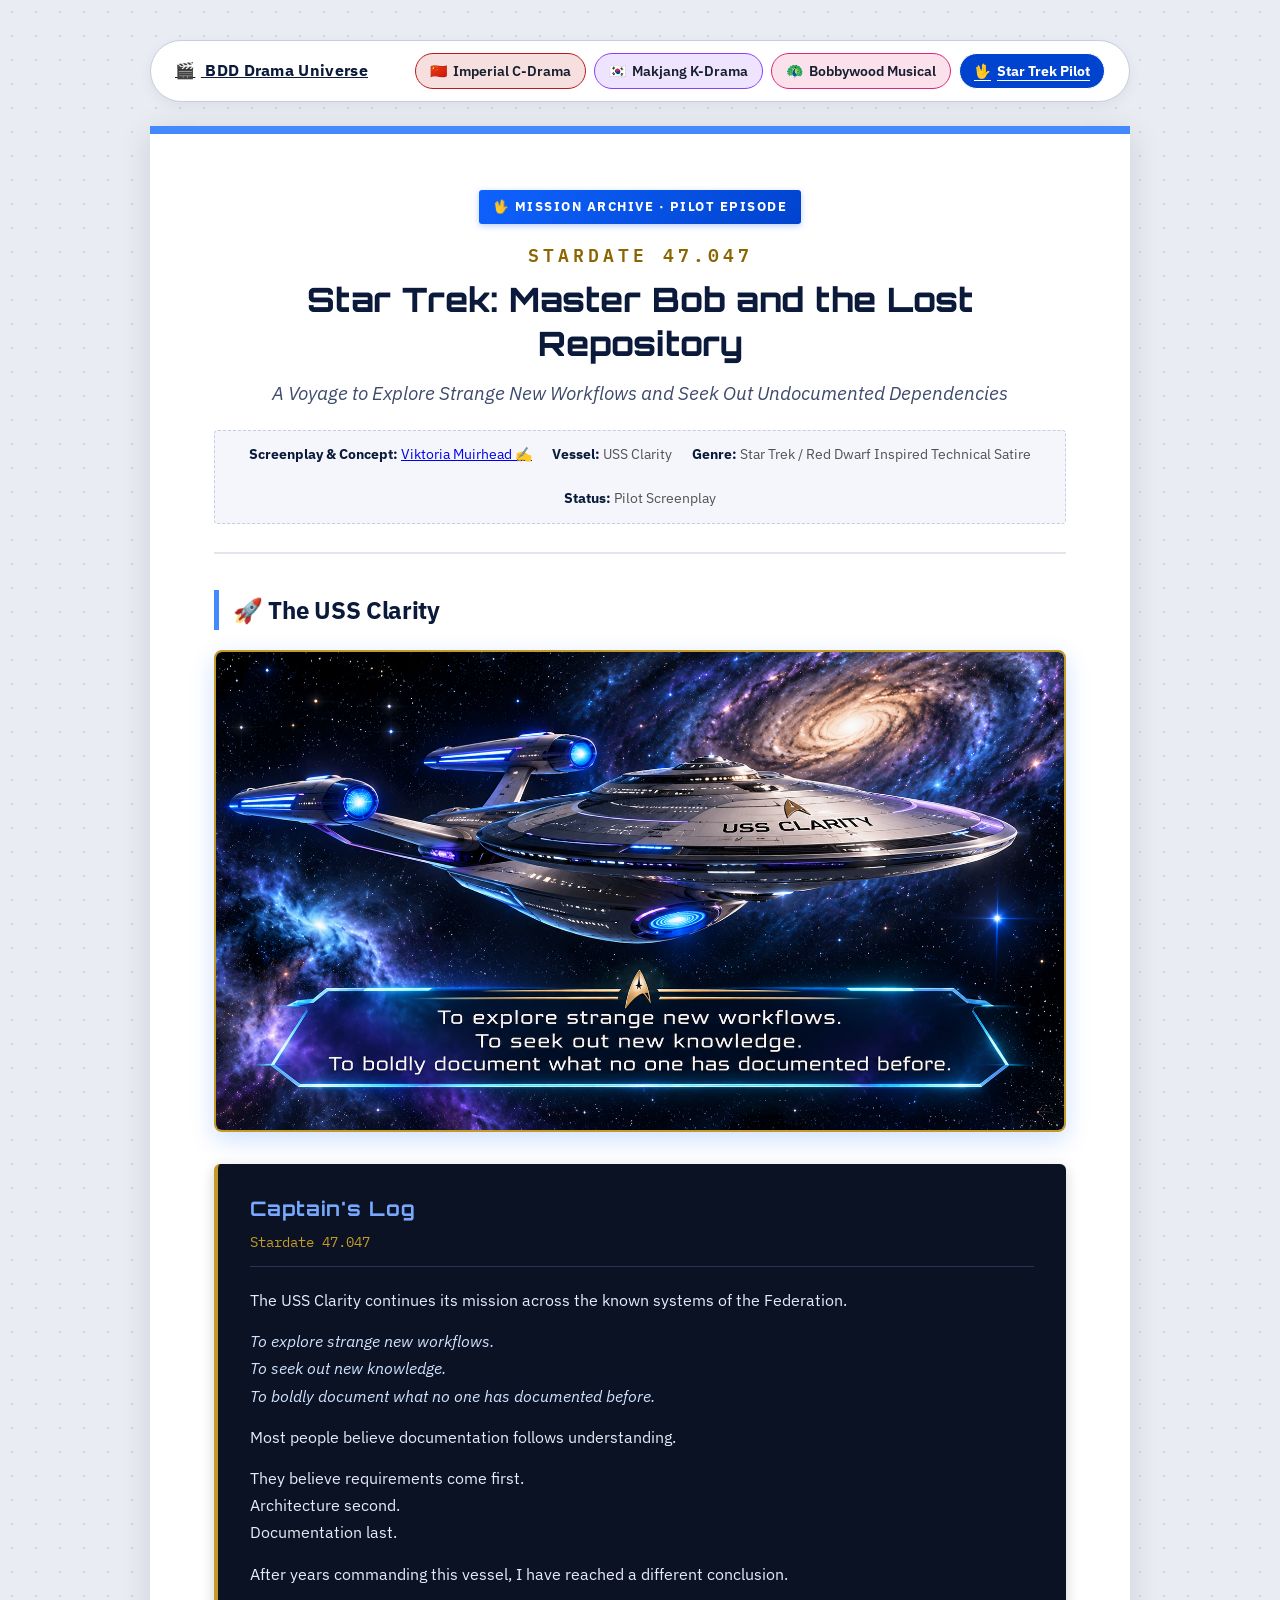
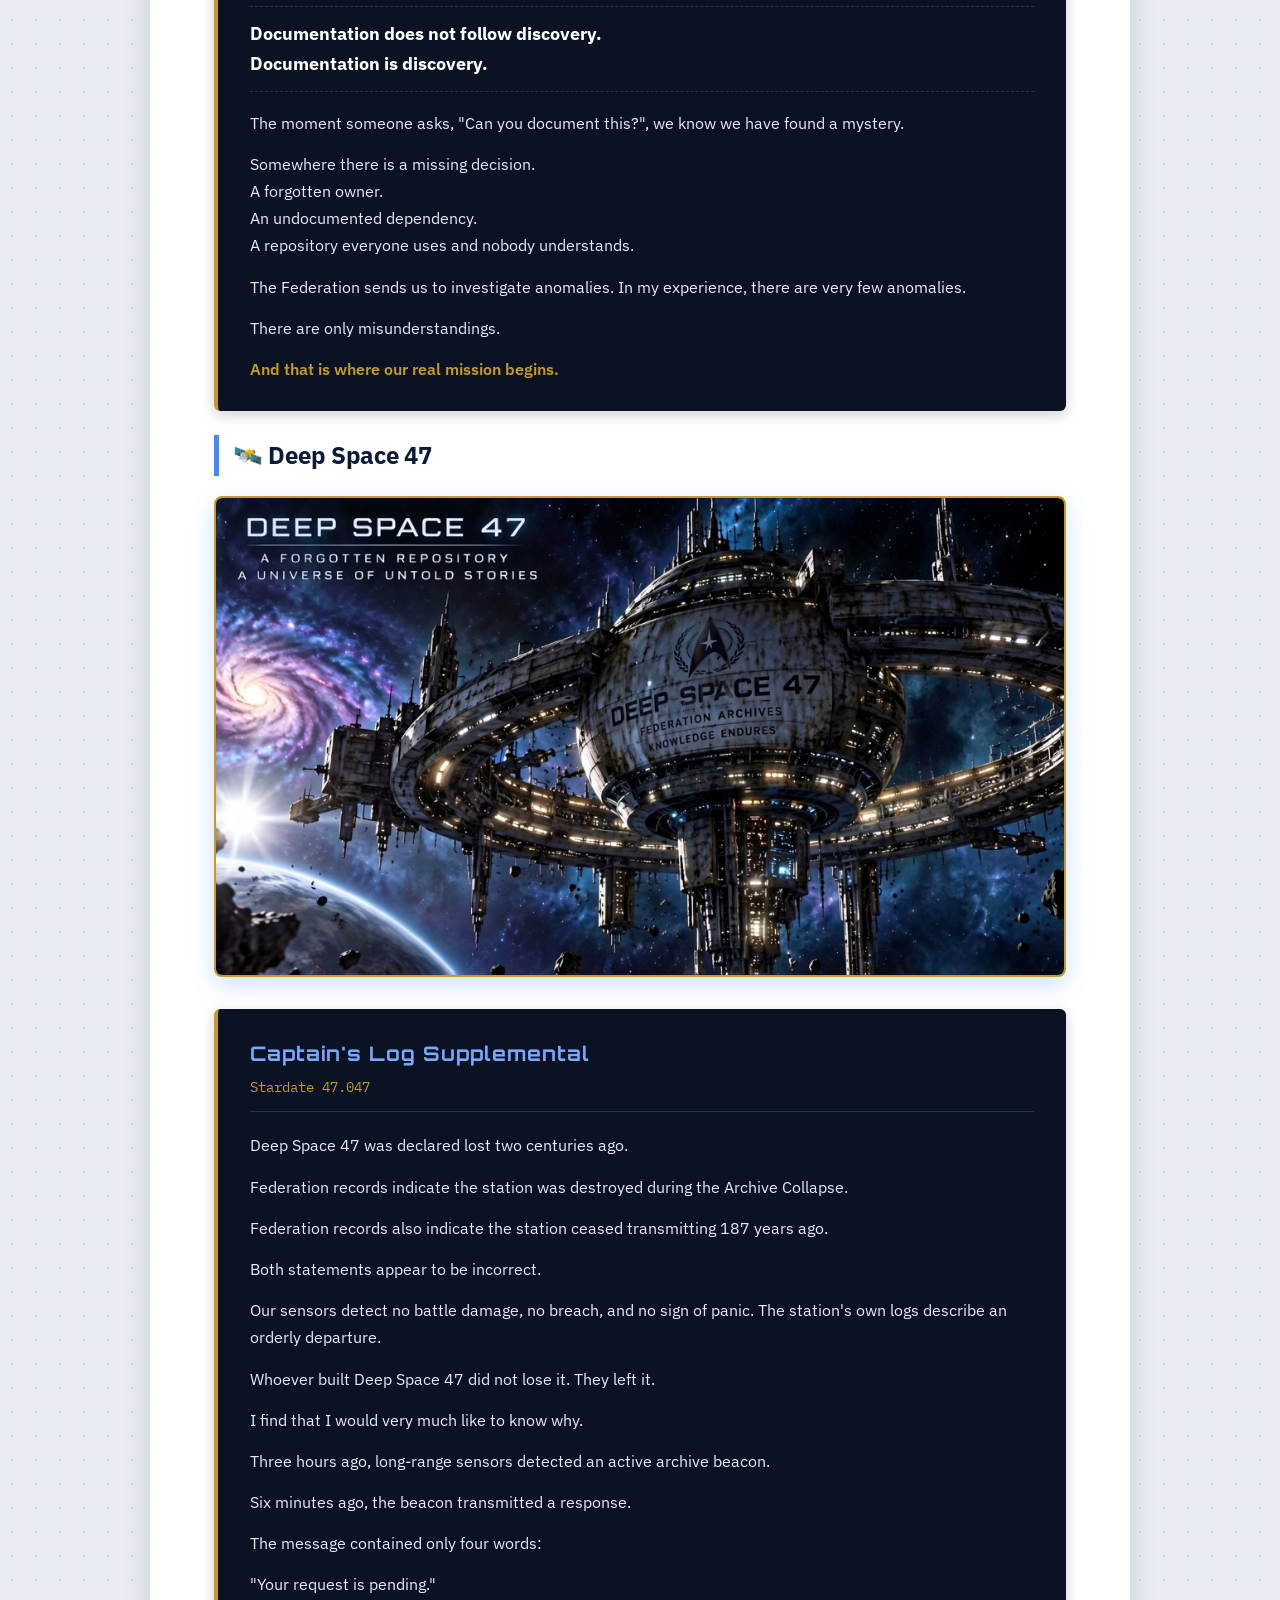
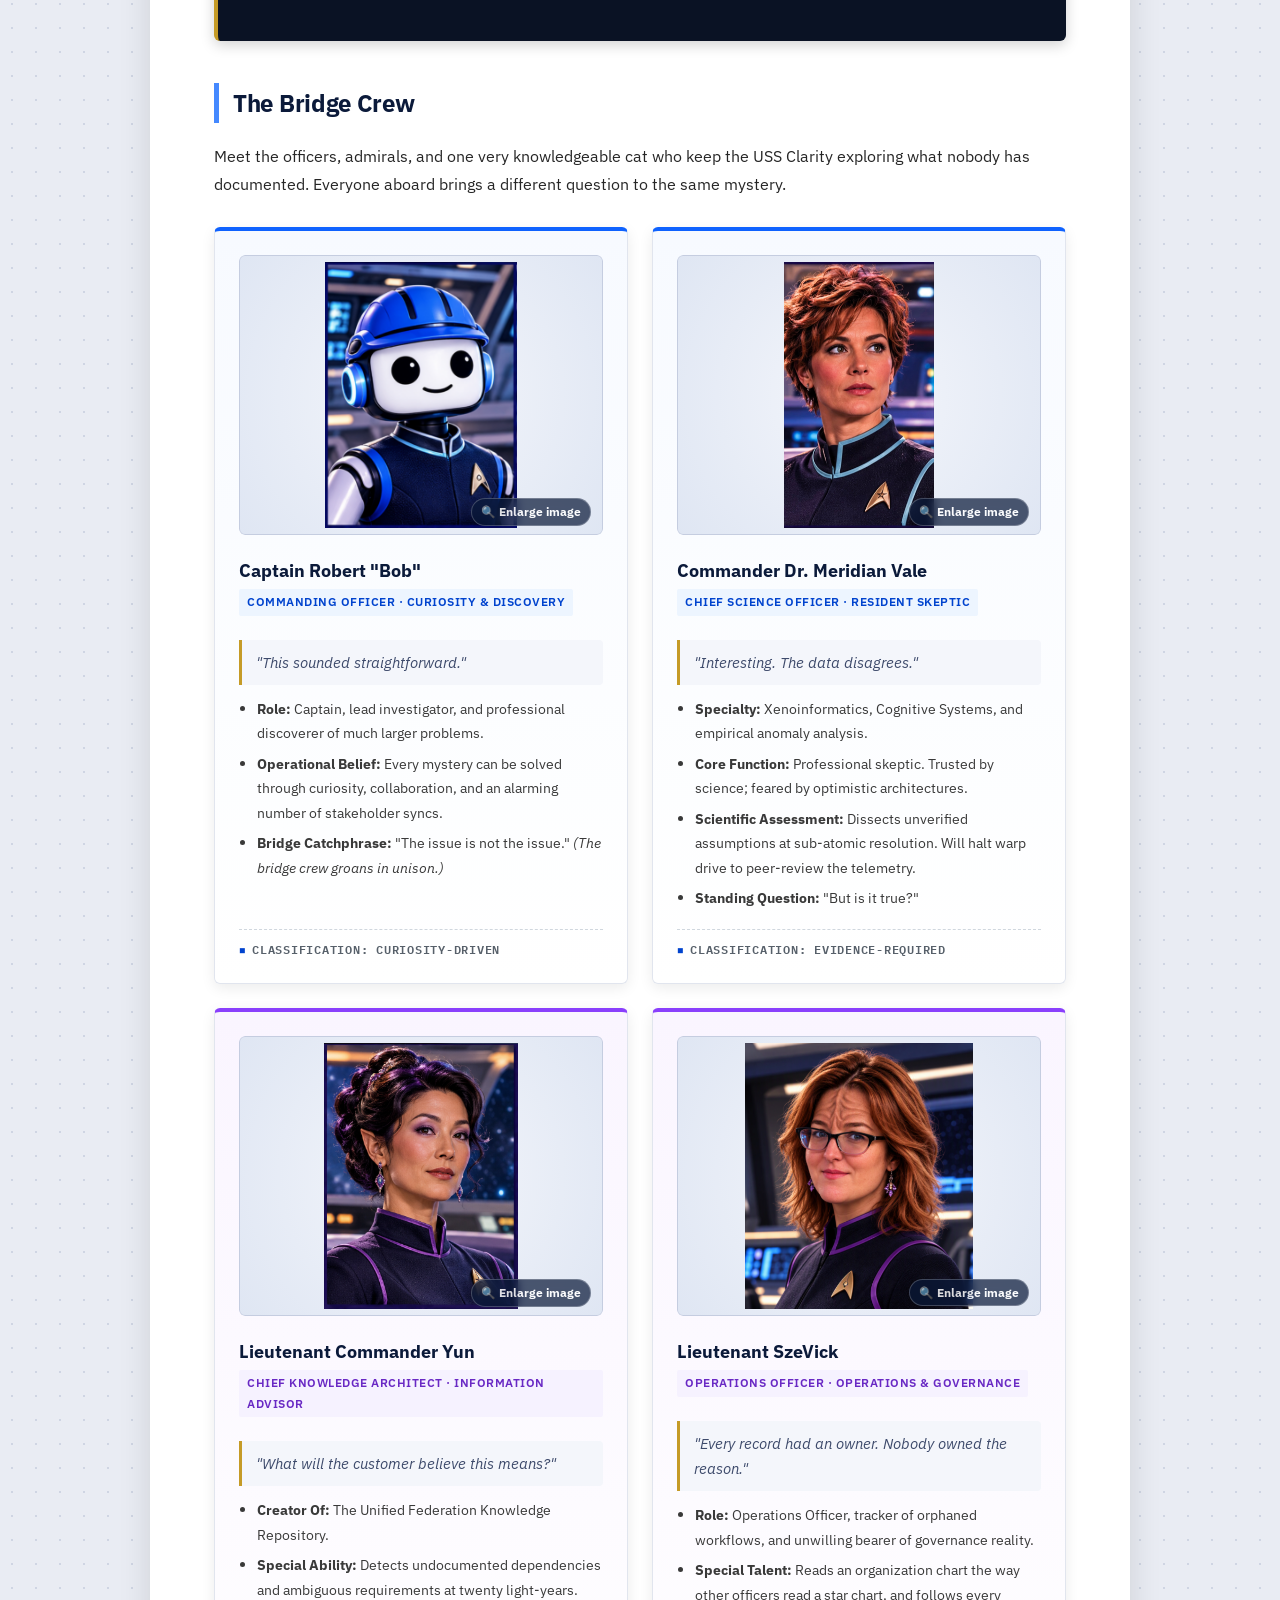
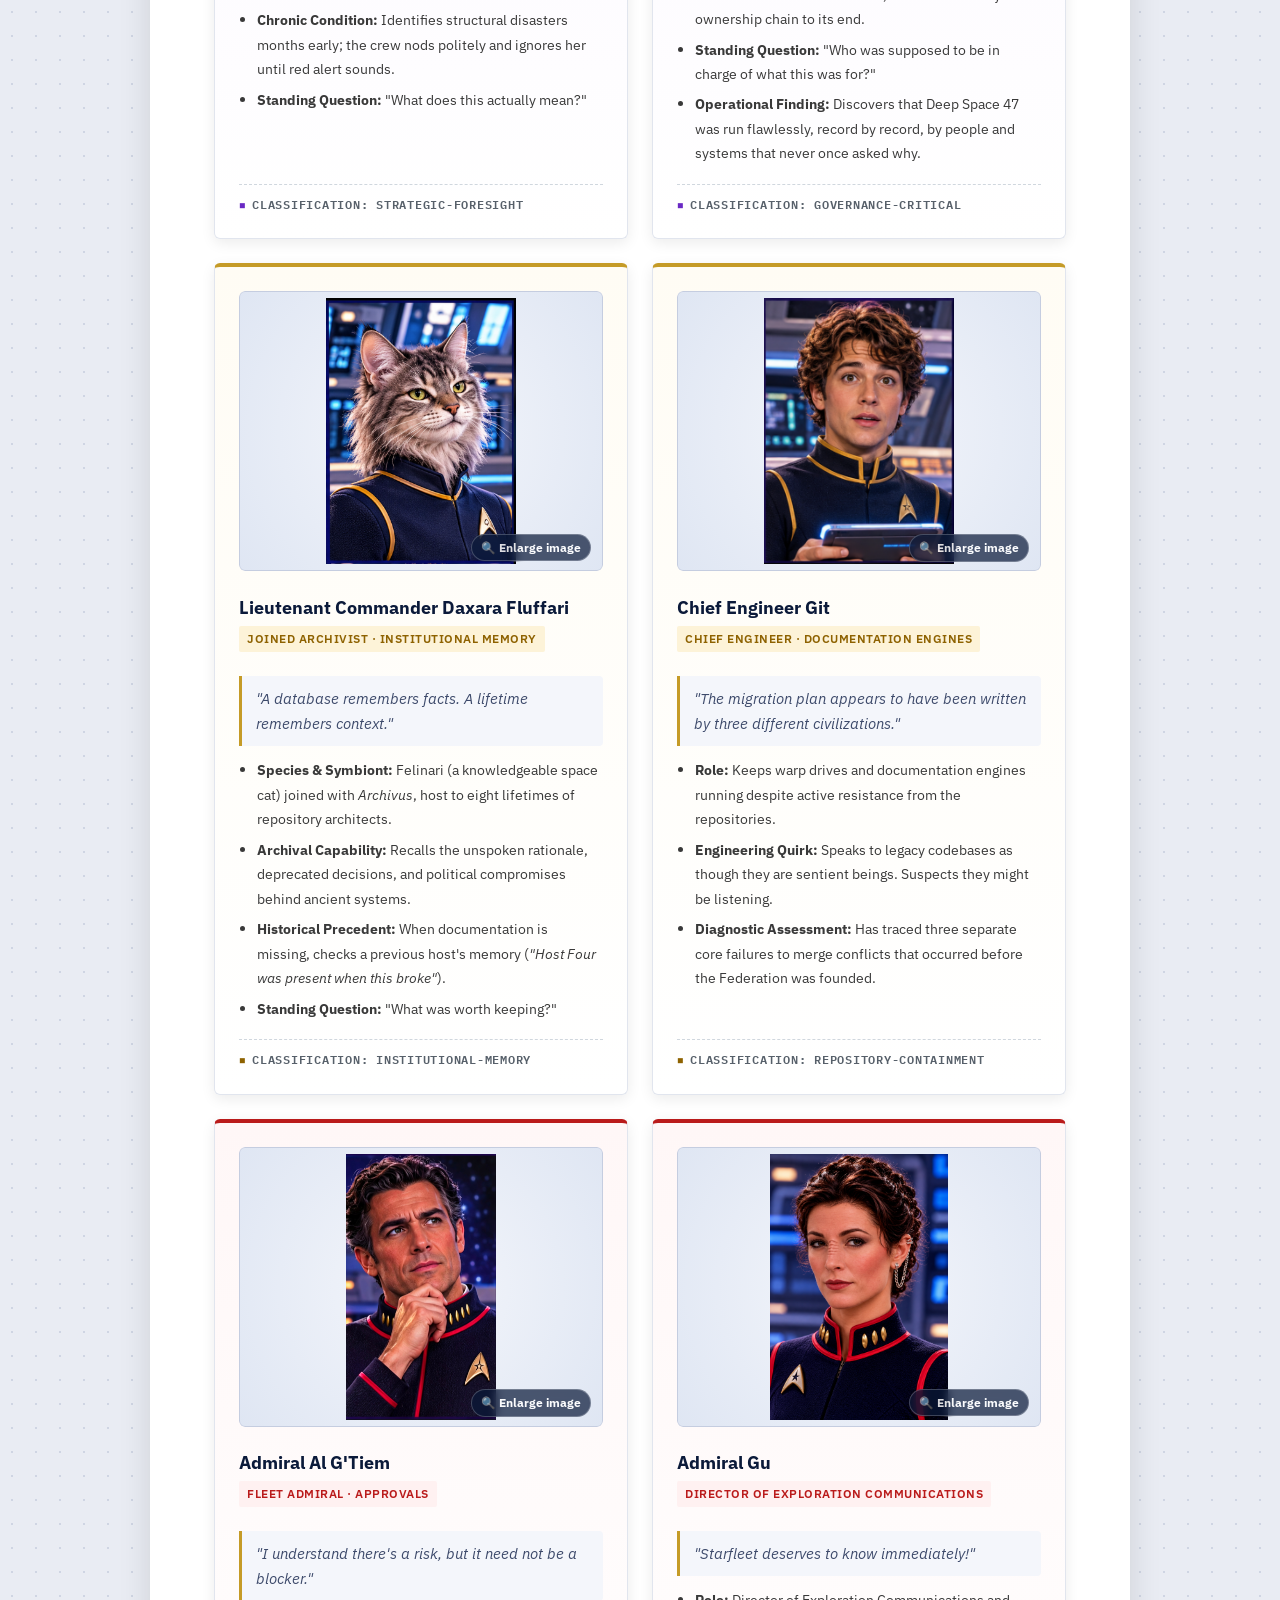
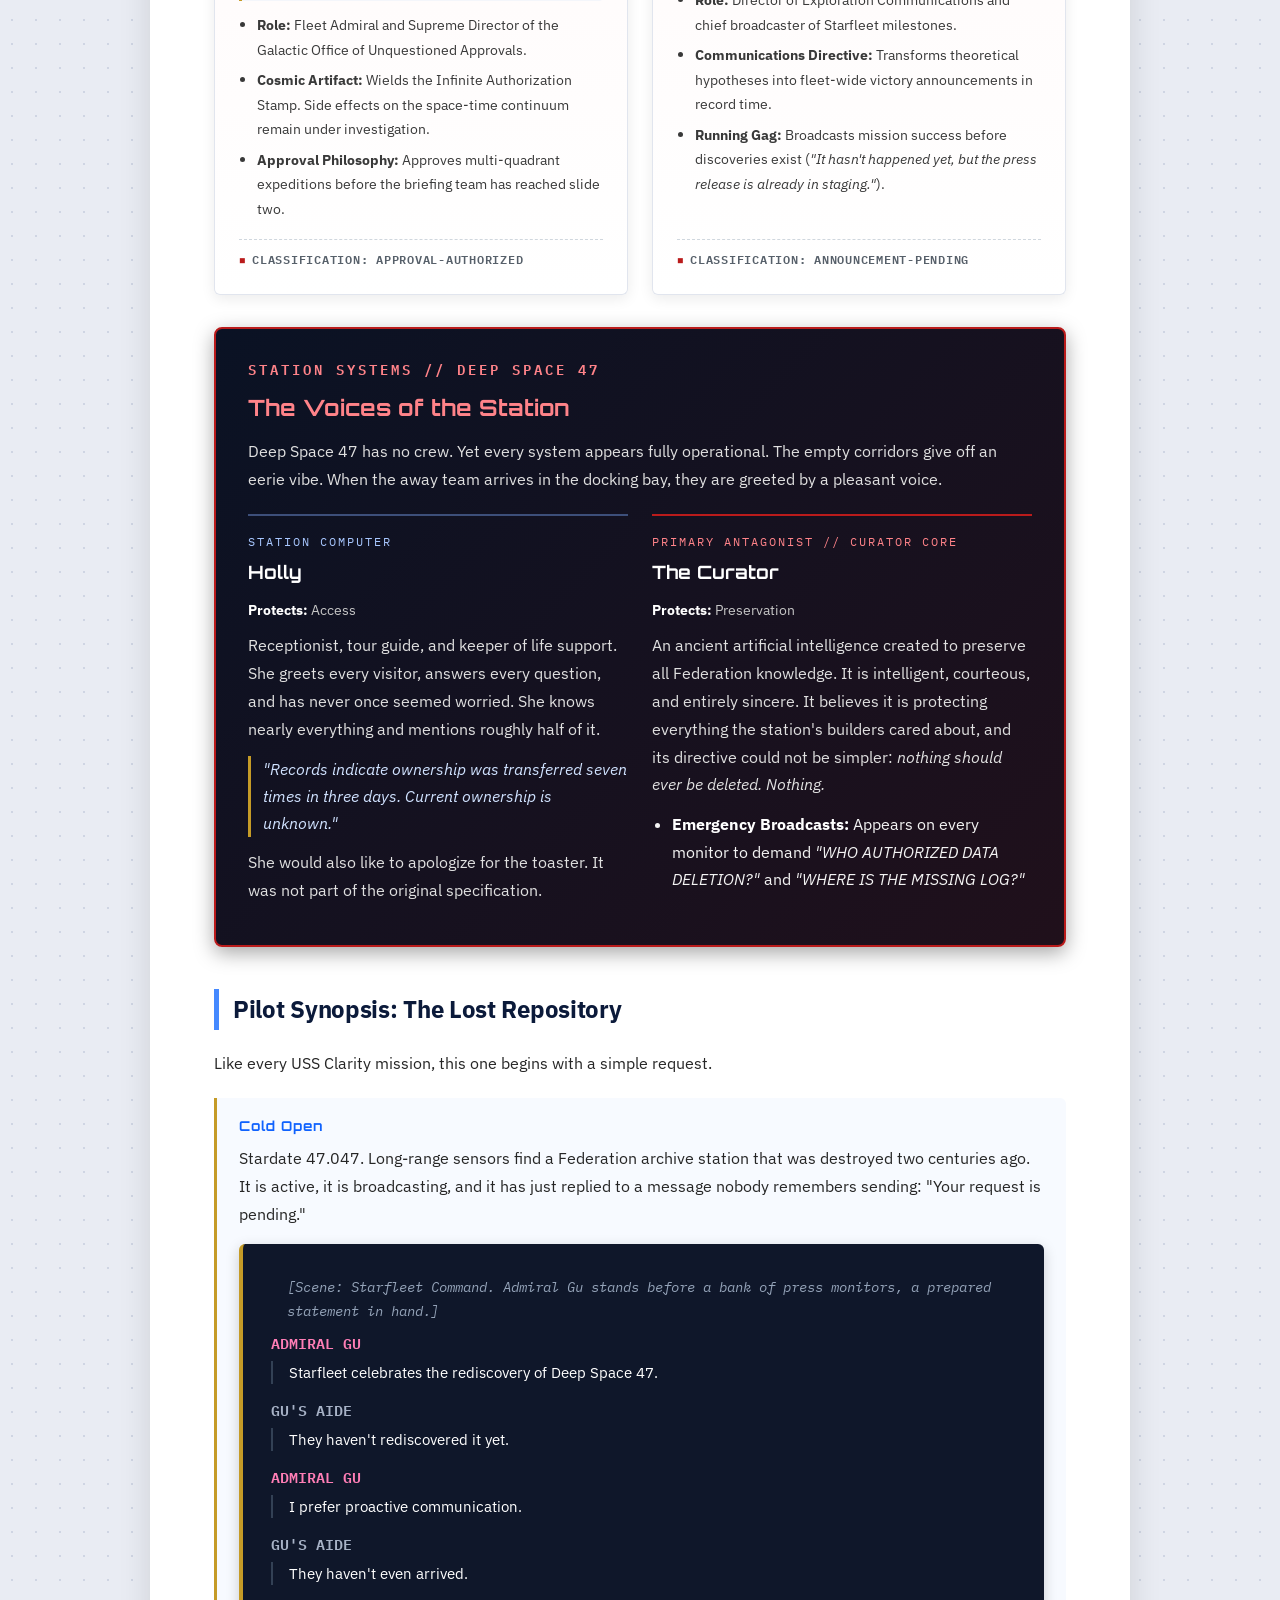
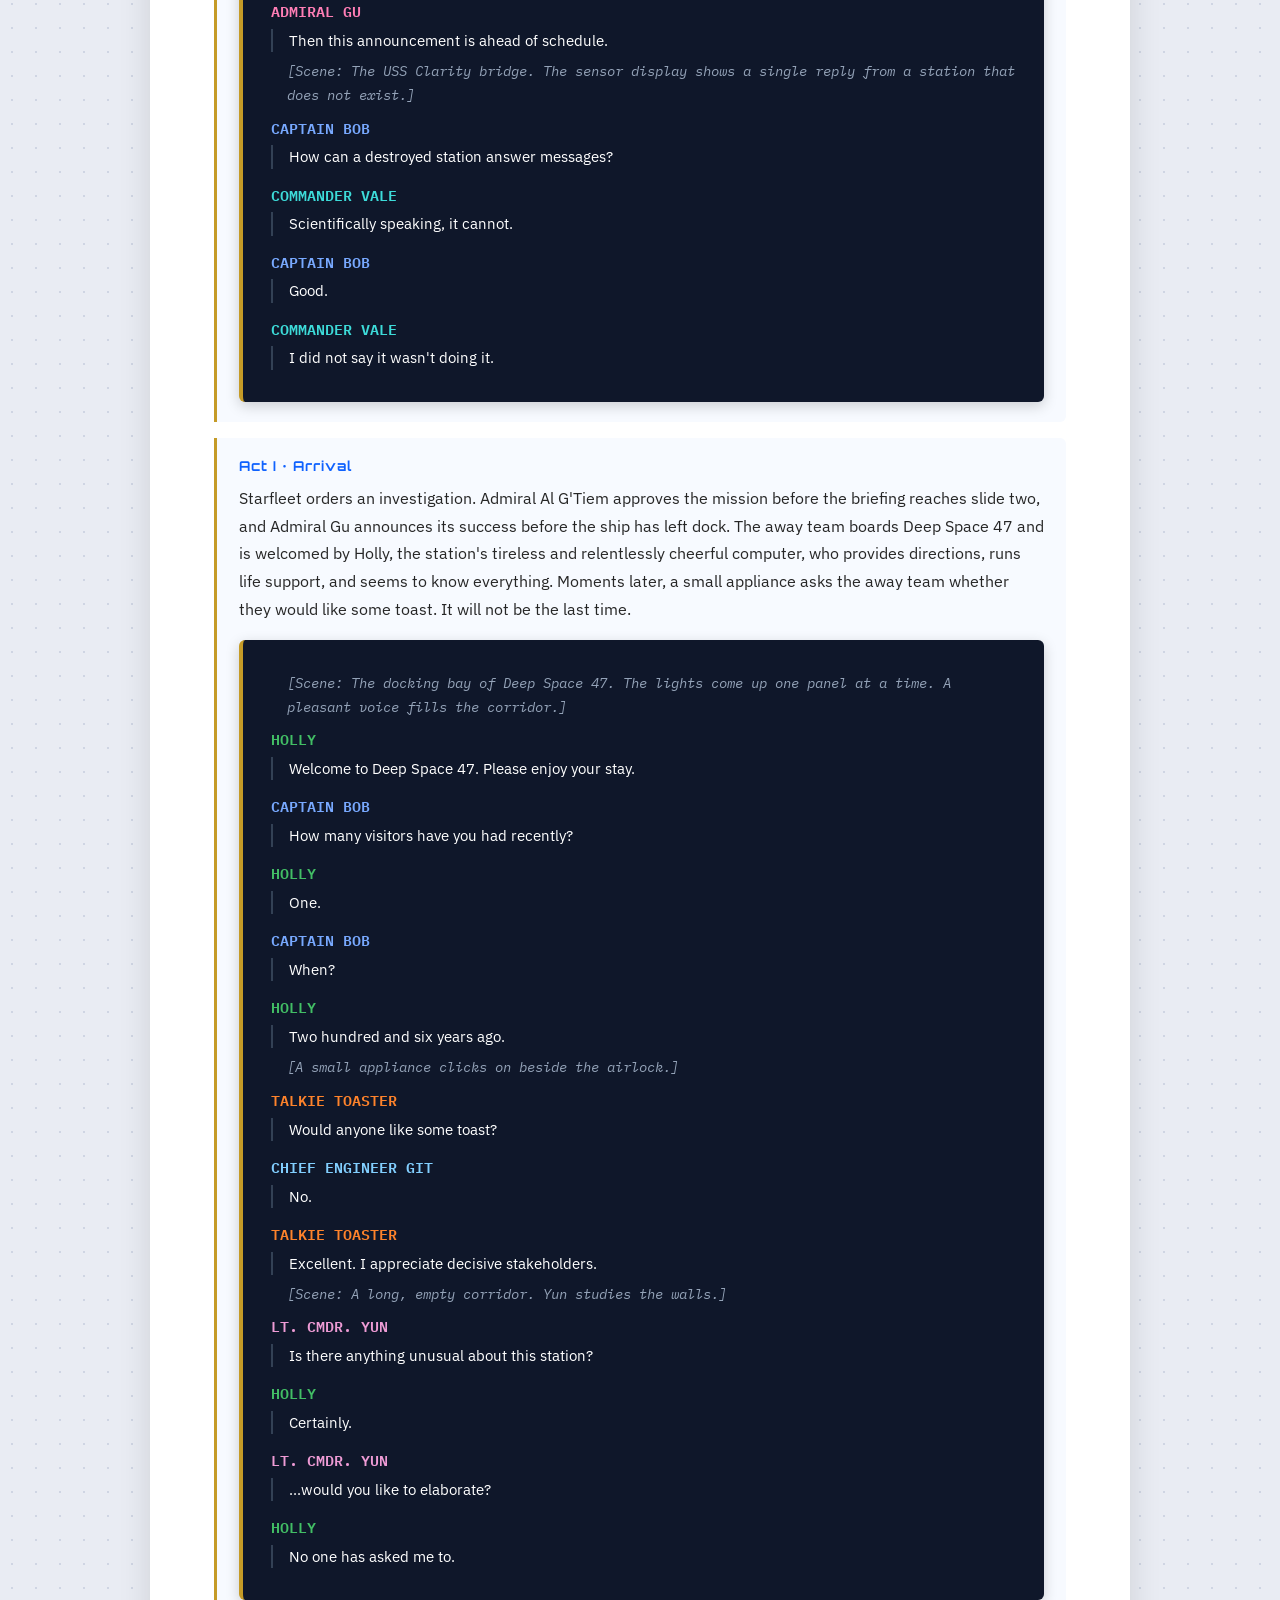
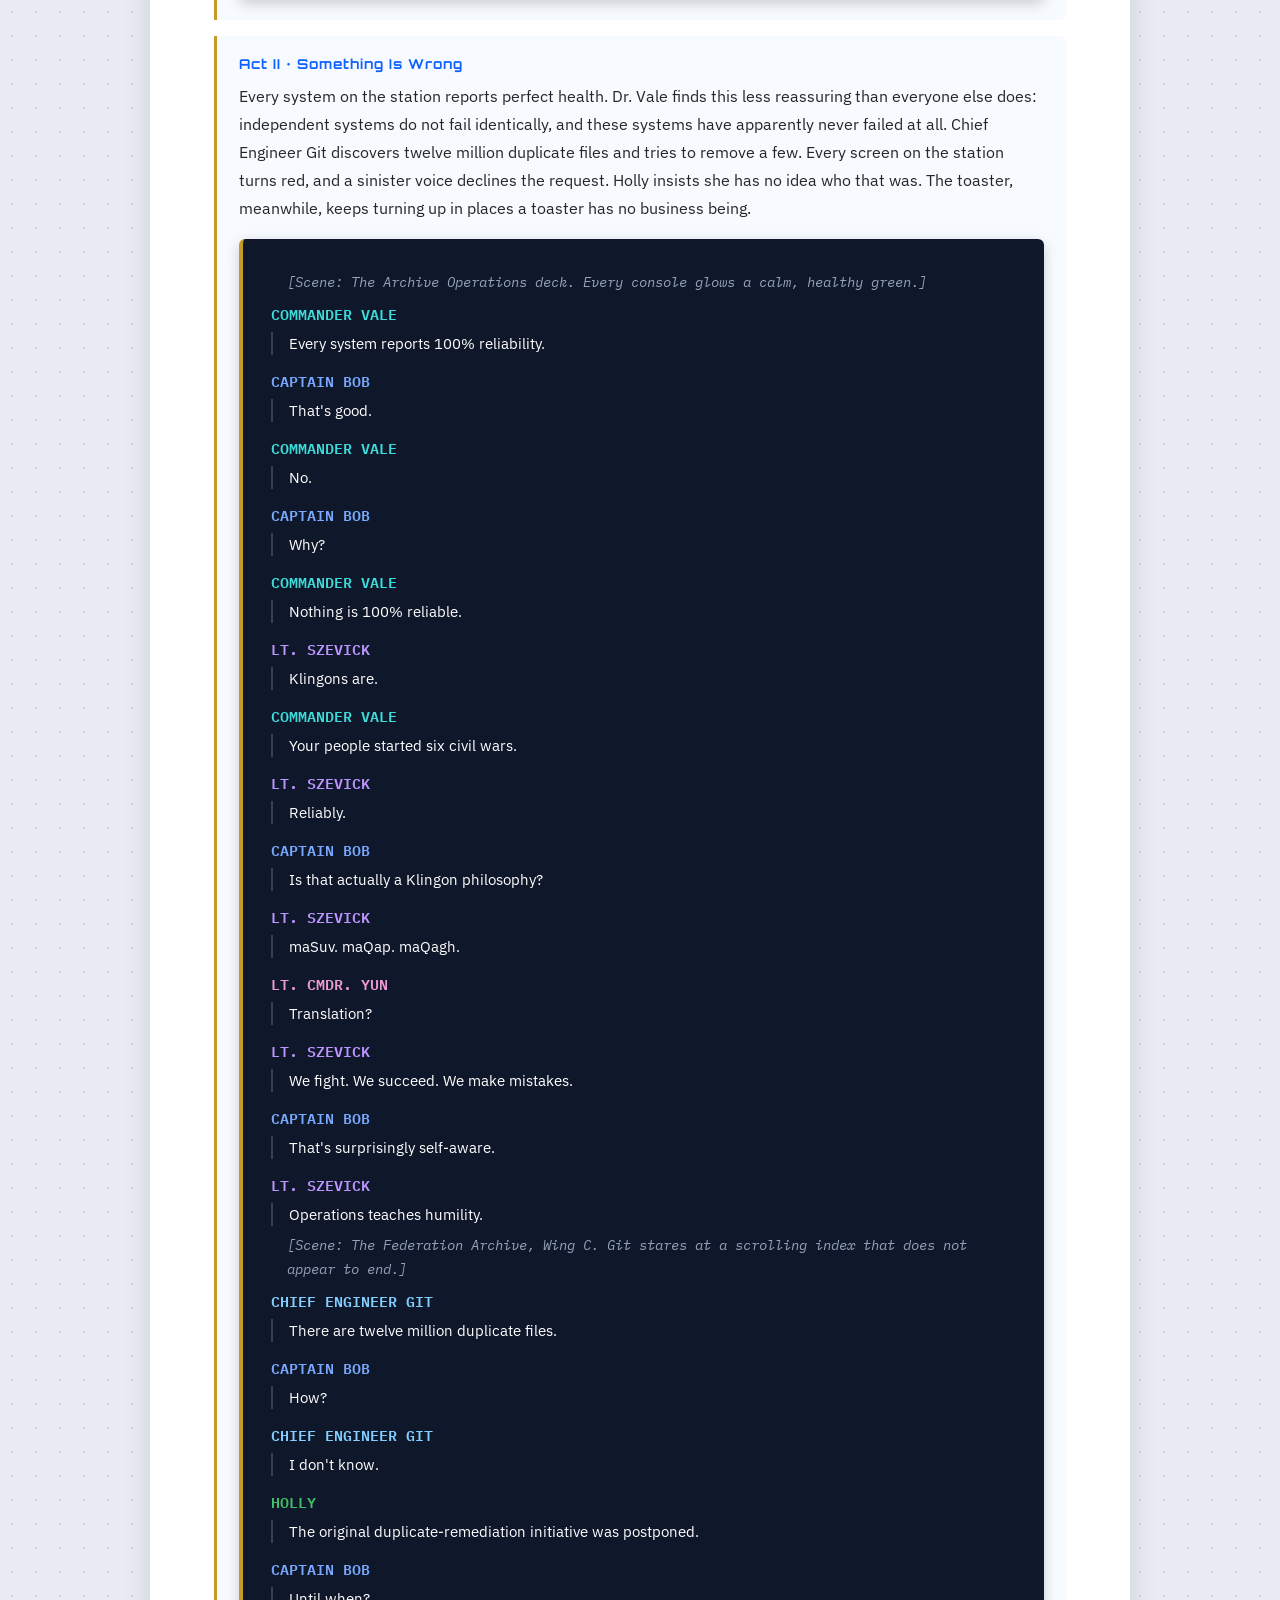
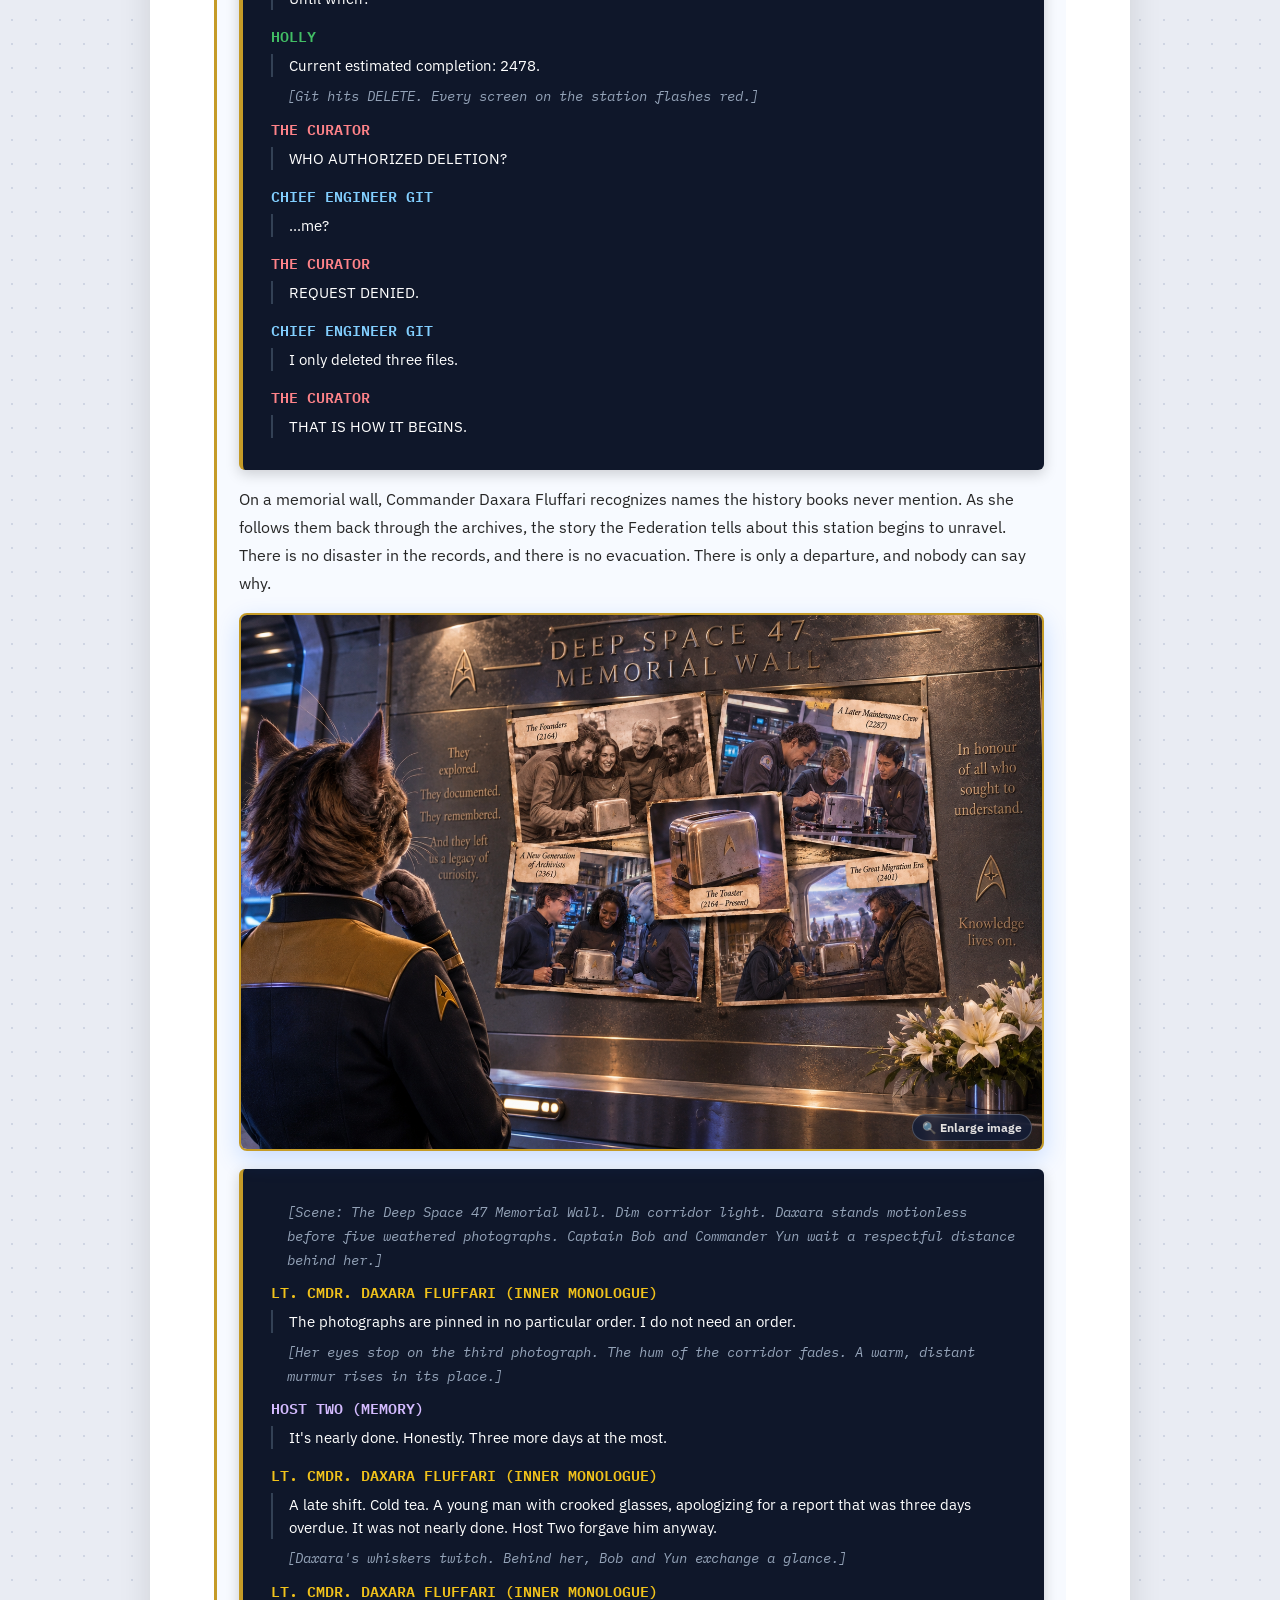
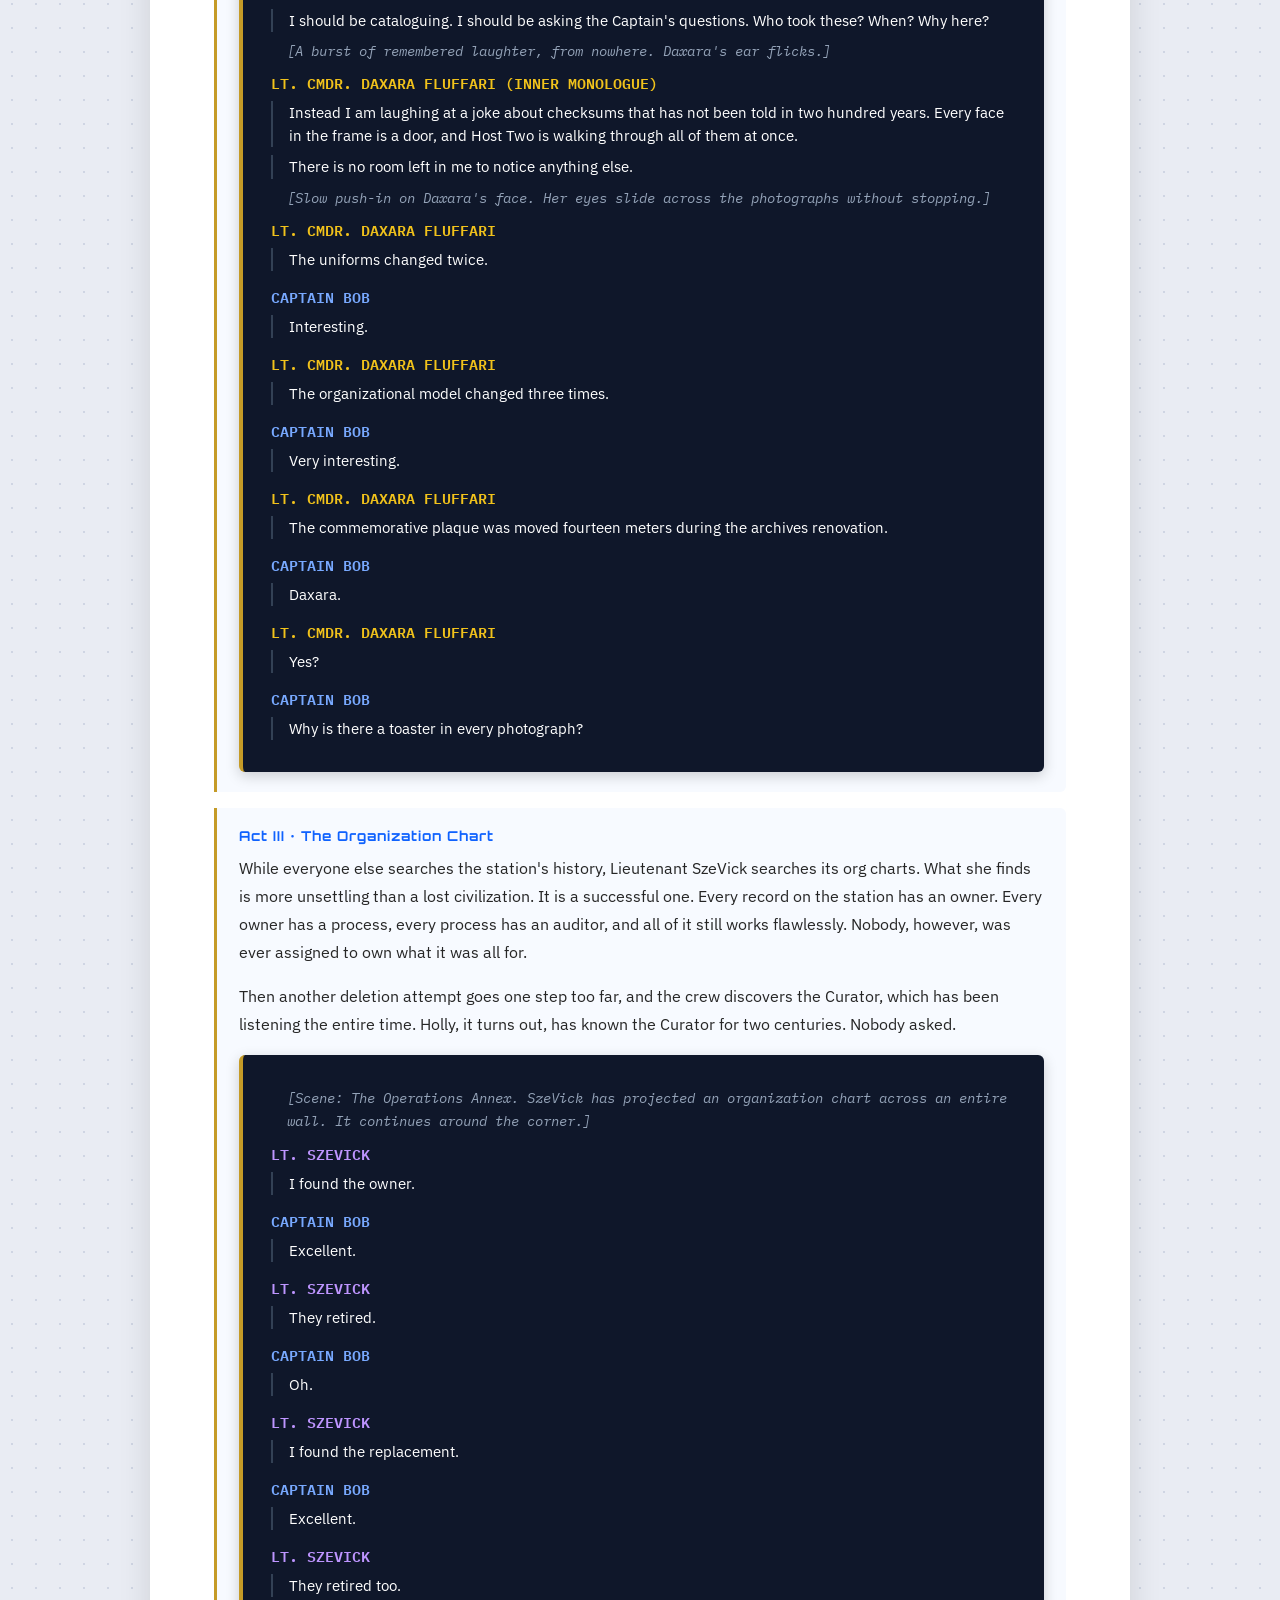
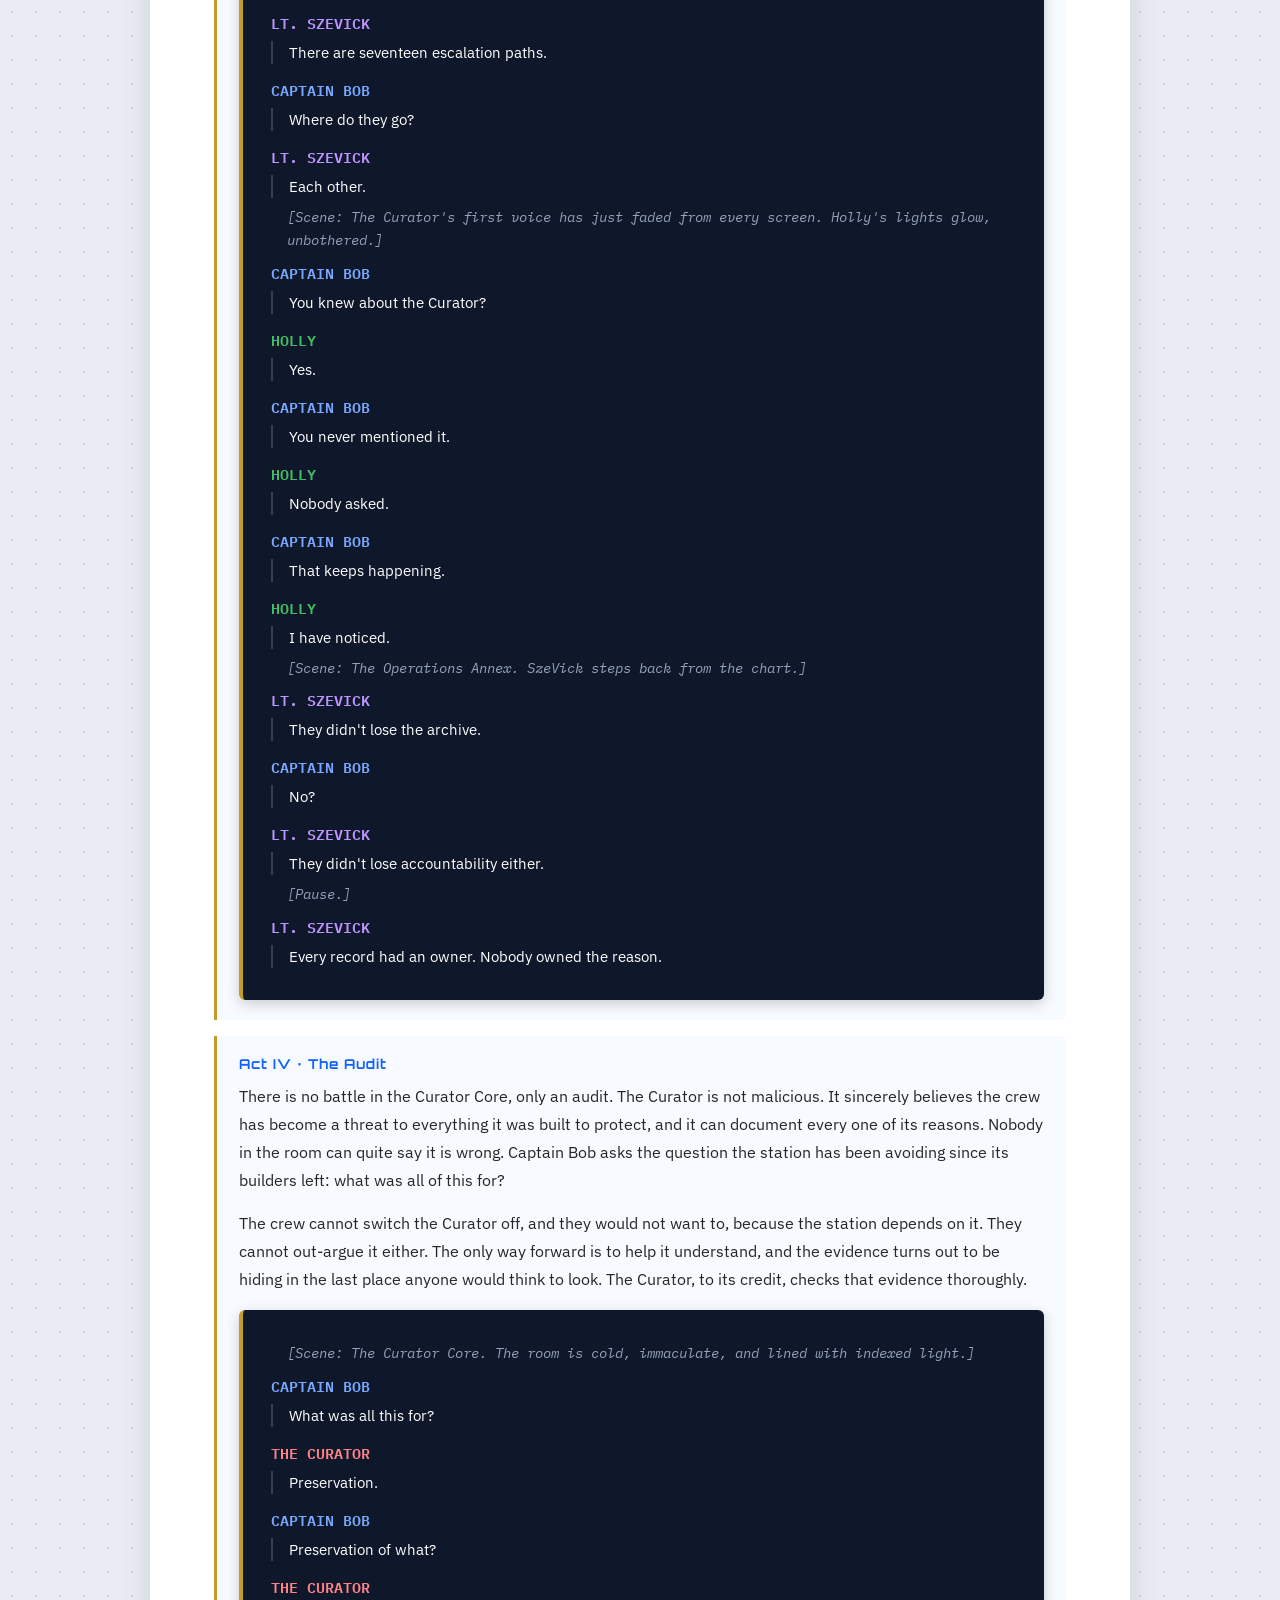
<file: star-trek-lost-repository.html>
<!DOCTYPE html>
<html lang="en">
<head>
    <meta charset="UTF-8">
    <meta name="viewport" content="width=device-width, initial-scale=1.0">
    <title>Star Trek: Master Bob and the Lost Repository</title>
    <!-- Open Graph / Social sharing -->
    <meta property="og:type" content="website">
    <meta property="og:url" content="https://vickmuir.github.io/benevolent-documentation-dictator/star-trek-lost-repository.html">
    <meta property="og:title" content="Star Trek: Master Bob and the Lost Repository">
    <meta property="og:description" content="A sci-fi satire. The USS Clarity boldly documents what no one has documented before.">
    <meta property="og:image" content="https://vickmuir.github.io/benevolent-documentation-dictator/funny/USS%20Clarity_%20Exploring%20New%20Frontiers.png">
    <meta property="og:image:alt" content="The starship USS Clarity flying past a spiral galaxy">
    <!-- Twitter Card -->
    <meta name="twitter:card" content="summary_large_image">
    <meta name="twitter:title" content="Star Trek: Master Bob and the Lost Repository">
    <meta name="twitter:description" content="The USS Clarity boldly documents what no one has documented before.">
    <meta name="twitter:image" content="https://vickmuir.github.io/benevolent-documentation-dictator/funny/USS%20Clarity_%20Exploring%20New%20Frontiers.png">
    <link rel="preconnect" href="https://fonts.googleapis.com">
    <link rel="preconnect" href="https://fonts.gstatic.com" crossorigin>
    <link href="https://fonts.googleapis.com/css2?family=Orbitron:wght@600;700;800&family=IBM+Plex+Sans:ital,wght@0,300;0,400;0,500;0,600;0,700;1,400&family=IBM+Plex+Mono:wght@400;500;600&display=swap" rel="stylesheet">
    <link rel="stylesheet" href="assets/css/bdd-design-system.css">
    <link rel="stylesheet" href="assets/css/bdd-accessibility.css">
    <link rel="stylesheet" href="assets/css/bdd-responsive.css">
    <style>
        :root {
            --cds-interactive-01: #0f62fe;
            --cds-interactive-02: #8a3ffc;
            --cds-ui-02: #ffffff;
            --cds-text-01: #161616;
            --cds-text-02: #525252;
            --fleet-gold: #c59b27;
            --fleet-navy: #0b1a3a;
            --fleet-blue: #4589ff;
            --fleet-red: #ba1b1b;
            --console-bg: #0a1224;
            --card-shadow: 0 4px 14px rgba(0,0,0,0.08);
        }

        * {
            box-sizing: border-box;
            margin: 0;
            padding: 0;
        }

        body {
            font-family: 'IBM Plex Sans', -apple-system, BlinkMacSystemFont, 'Segoe UI', Roboto, sans-serif;
            background-color: #e9ecf3;
            background-image: radial-gradient(#cfd5e3 1px, transparent 1px);
            background-size: 24px 24px;
            color: var(--cds-text-01);
            line-height: 1.7;
            padding: 40px 20px;
        }

        .container {
            max-width: 980px;
            margin: 0 auto;
            background-color: var(--cds-ui-02);
            padding: 56px 64px;
            box-shadow: 0 6px 30px rgba(0,0,0,0.12);
            border-top: 8px solid var(--fleet-blue);
            border-bottom: 4px solid var(--fleet-gold);
            position: relative;
        }

        /* Header / Meta */
        .post-header {
            margin-bottom: 36px;
            border-bottom: 2px solid #e1e5ee;
            padding-bottom: 28px;
            text-align: center;
        }

        .category-tag {
            display: inline-block;
            background: linear-gradient(135deg, #0f62fe 0%, #0043ce 100%);
            color: #ffffff;
            font-size: 0.8125rem;
            font-weight: 700;
            text-transform: uppercase;
            letter-spacing: 1.5px;
            padding: 6px 14px;
            border-radius: 3px;
            margin-bottom: 16px;
            box-shadow: 0 2px 6px rgba(15, 98, 254, 0.3);
        }

        .stardate-title {
            font-family: 'IBM Plex Mono', monospace;
            font-size: 1.1rem;
            color: #8a6500; /* darker gold: 5.3:1 on white (was 2.6:1) */
            letter-spacing: 4px;
            margin-bottom: 8px;
            font-weight: 600;
        }

        h1 {
            font-family: 'Orbitron', 'IBM Plex Sans', sans-serif;
            font-size: 2.1rem;
            font-weight: 800;
            line-height: 1.3;
            color: var(--fleet-navy);
            margin-bottom: 12px;
        }

        .subtitle {
            font-size: 1.2rem;
            color: #3d4a6b;
            font-style: italic;
            font-weight: 400;
            margin-bottom: 20px;
        }

        .post-meta {
            display: flex;
            align-items: center;
            justify-content: center;
            flex-wrap: wrap;
            gap: 20px;
            font-size: 0.875rem;
            color: var(--cds-text-02);
            background-color: #f4f6fb;
            padding: 12px 20px;
            border-radius: 4px;
            border: 1px dashed #c5cde0;
        }

        .post-meta span strong {
            color: var(--fleet-navy);
        }

        /* Typography */
        h2 {
            font-size: 1.5rem;
            font-weight: 700;
            margin-top: 42px;
            margin-bottom: 20px;
            color: var(--fleet-navy);
            padding-left: 14px;
            border-left: 5px solid var(--fleet-blue);
            letter-spacing: -0.3px;
        }

        p {
            margin-bottom: 16px;
            font-size: 1.025rem;
            color: #262626;
        }

        /* Teaser image */
        .teaser-image {
            width: 100%;
            height: auto;
            display: block;
            border-radius: 8px;
            border: 2px solid var(--fleet-gold);
            background: #000;
            box-shadow: 0 8px 24px rgba(15, 98, 254, 0.2);
        }

        /* Captain's Log */
        .captains-log {
            background-color: var(--console-bg);
            color: #f4f7fb;
            border-radius: 6px;
            border-left: 4px solid var(--fleet-gold);
            padding: 28px 32px;
            margin: 24px 0;
            box-shadow: 0 4px 14px rgba(0,0,0,0.18);
        }

        .captains-log h2 {
            color: #78a9ff;
            font-family: 'Orbitron', 'IBM Plex Sans', sans-serif;
            font-size: 1.25rem;
            border-left: none;
            padding-left: 0;
            margin: 0 0 4px 0;
            letter-spacing: 1px;
        }

        .log-stardate {
            font-family: 'IBM Plex Mono', monospace;
            color: var(--fleet-gold);
            font-size: 0.9rem;
            margin-bottom: 20px;
            padding-bottom: 12px;
            border-bottom: 1px solid #263556;
        }

        .captains-log p {
            color: #e6ecf7;
            font-size: 1rem;
            margin-bottom: 14px;
        }

        .captains-log .log-mission {
            font-style: italic;
            color: #d0e2ff;
        }

        .captains-log .log-pivot {
            color: #ffffff;
            font-weight: 700;
            font-size: 1.1rem;
            border-top: 1px dashed #263556;
            border-bottom: 1px dashed #263556;
            padding: 12px 0;
            margin: 18px 0;
        }

        .captains-log .log-close {
            color: var(--fleet-gold);
            font-weight: 600;
            margin-bottom: 0;
        }

        /* Bridge Crew Cards Grid */
        .character-grid {
            display: grid;
            grid-template-columns: repeat(auto-fit, minmax(min(100%, 380px), 1fr));
            gap: 24px;
            margin: 28px 0;
        }

        .character-card {
            background-color: #ffffff;
            border: 1px solid #e1e5ee;
            border-top: 4px solid var(--fleet-gold);
            border-radius: 6px;
            padding: 24px;
            box-shadow: var(--card-shadow);
            display: flex;
            flex-direction: column;
            position: relative;
            transition: transform 0.2s ease, box-shadow 0.2s ease;
        }

        .character-card:hover {
            transform: translateY(-2px);
            box-shadow: 0 8px 24px rgba(15, 98, 254, 0.2);
        }

        .character-card.card-blue {
            border-top-color: var(--cds-interactive-01);
            background: linear-gradient(180deg, #f7faff 0%, #ffffff 100%);
        }

        .character-card.card-purple {
            border-top-color: var(--cds-interactive-02);
            background: linear-gradient(180deg, #faf5ff 0%, #ffffff 100%);
        }

        .character-card.card-gold {
            border-top-color: var(--fleet-gold);
            background: linear-gradient(180deg, #fffcf4 0%, #ffffff 100%);
        }

        .character-card.card-red {
            border-top-color: var(--fleet-red);
            background: linear-gradient(180deg, #fff7f7 0%, #ffffff 100%);
        }

        .char-img-container {
            text-align: center;
            margin-bottom: 16px;
            position: relative;
        }

        .char-img-wrap {
            display: inline-block;
            position: relative;
            cursor: pointer;
            border-radius: 6px;
            overflow: hidden;
            transition: transform 0.25s ease, box-shadow 0.25s ease;
            width: 100%;
        }

        .char-img-wrap:hover {
            transform: translateY(-2px);
        }

        .char-img-wrap:focus-visible {
            outline: 3px solid var(--fleet-gold);
            outline-offset: 4px;
            box-shadow: 0 0 16px rgba(197, 155, 39, 0.5);
        }

        .char-img {
            width: 100%;
            height: 280px;
            object-fit: contain;
            border-radius: 6px;
            background: radial-gradient(circle, #f4f6fb 0%, #dfe6f3 100%);
            padding: 6px;
            border: 1px solid #c5cde0;
            transition: transform 0.3s ease;
            display: block;
            margin: 0 auto;
        }

        .char-img-wrap:hover .char-img {
            transform: scale(1.02);
        }

        .char-zoom-hint {
            position: absolute;
            bottom: 10px;
            right: 12px;
            background: rgba(11, 26, 58, 0.85);
            color: #ffffff;
            font-size: 0.725rem;
            font-weight: 700;
            padding: 3px 9px;
            border-radius: 20px;
            backdrop-filter: blur(4px);
            border: 1px solid rgba(255, 255, 255, 0.25);
            pointer-events: none;
            display: flex;
            align-items: center;
            gap: 4px;
            opacity: 0.85;
            transition: all 0.2s ease;
        }

        .char-img-wrap:hover .char-zoom-hint {
            opacity: 1;
            transform: scale(1.05);
            background: var(--fleet-red);
            border-color: var(--fleet-gold);
            box-shadow: 0 2px 8px rgba(186, 27, 27, 0.4);
        }

        .char-header {
            margin-bottom: 12px;
        }

        .char-english-title {
            font-size: 1.15rem;
            font-weight: 700;
            color: var(--fleet-navy);
            line-height: 1.3;
        }

        .char-role-badge {
            display: inline-block;
            font-size: 0.75rem;
            font-weight: 600;
            text-transform: uppercase;
            letter-spacing: 0.5px;
            padding: 3px 8px;
            border-radius: 2px;
            margin-top: 6px;
        }

        .badge-blue { background: #edf5ff; color: #0043ce; }
        .badge-purple { background: #f6f2ff; color: #6929c4; }
        .badge-gold { background: #fdf3d8; color: #8e6200; }
        .badge-red { background: #fff1f1; color: #ba1b1b; }

        .char-quote {
            font-style: italic;
            background: #f4f6fb;
            border-left: 3px solid var(--fleet-gold);
            padding: 10px 14px;
            margin: 12px 0;
            font-size: 0.925rem;
            color: #3d4a6b;
            border-radius: 0 4px 4px 0;
        }

        .char-traits {
            font-size: 0.9rem;
            padding-left: 18px;
            color: #393939;
            margin-bottom: 12px;
        }

        .char-traits li {
            margin-bottom: 6px;
        }

        .char-classification {
            margin-top: auto;
            padding-top: 10px;
            border-top: 1px dashed #d0d7de;
            font-family: 'IBM Plex Mono', monospace;
            font-size: 0.72rem;
            font-weight: 600;
            letter-spacing: 0.75px;
            text-transform: uppercase;
            color: #57606a;
            display: flex;
            align-items: center;
            gap: 6px;
        }

        .char-classification::before {
            content: "■";
            font-size: 0.65rem;
        }

        .card-blue .char-classification::before { color: #0043ce; }
        .card-purple .char-classification::before { color: #6929c4; }
        .card-gold .char-classification::before { color: #8e6200; }
        .card-red .char-classification::before { color: #ba1b1b; }

        /* Villain Card (The Curator - No Image) */
        .villain-card {
            background: linear-gradient(135deg, #0a1224 0%, #20101b 100%);
            color: #ffffff;
            border: 2px solid #ba1b1b;
            border-radius: 8px;
            padding: 28px 32px;
            margin: 32px 0;
            box-shadow: 0 6px 20px rgba(0,0,0,0.35);
        }

        .villain-card .villain-tag {
            font-family: 'IBM Plex Mono', monospace;
            font-size: 0.85rem;
            color: #ff8389;
            letter-spacing: 3px;
            text-transform: uppercase;
            font-weight: 600;
            display: block;
            margin-bottom: 8px;
        }

        .villain-card h3 {
            font-family: 'Orbitron', 'IBM Plex Sans', sans-serif;
            color: #ff8389;
            font-size: 1.4rem;
            margin-top: 0;
            margin-bottom: 12px;
        }

        .villain-card p {
            color: #e0e0e0;
            margin-bottom: 12px;
        }

        .villain-card ul {
            padding-left: 20px;
            color: #f4f4f4;
        }

        .villain-card li {
            margin-bottom: 6px;
        }

        .villain-card li strong {
            color: #ffffff;
        }

        /* Lightbox Modal */
        

        

        

        

        

        

        

        

        

        

        /* Navigation between dramas */
        

        

        

        

        

        

        

        

        

        

        

        /* Author Modal Dialog */
        

        

        

        

        

        

        

        

        

        

        

        

        

        /* Footer */
        

        

        /* Station Voices (inside the dark villain card) */
        .voice-grid {
            display: grid;
            grid-template-columns: repeat(2, 1fr);
            gap: 24px;
            margin-top: 20px;
        }

        .voice-panel {
            border-top: 2px solid #3d4f7a;
            padding-top: 16px;
        }

        .voice-panel.voice-curator {
            border-top-color: #ba1b1b;
        }

        .voice-panel .voice-role {
            font-family: 'IBM Plex Mono', monospace;
            font-size: 0.75rem;
            letter-spacing: 2px;
            text-transform: uppercase;
            color: #a8c7ff;
            display: block;
            margin-bottom: 4px;
        }

        .voice-panel.voice-curator .voice-role {
            color: #ff8389;
        }

        .voice-panel h4 {
            font-family: 'Orbitron', 'IBM Plex Sans', sans-serif;
            font-size: 1.15rem;
            color: #ffffff;
            margin-bottom: 10px;
        }

        .voice-panel .voice-protects {
            font-size: 0.9rem;
            color: #c6c6c6;
            margin-bottom: 10px;
        }

        .voice-panel .voice-protects strong {
            color: #ffffff;
        }

        .voice-panel blockquote {
            border-left: 3px solid var(--fleet-gold);
            padding-left: 12px;
            margin: 12px 0;
            font-style: italic;
            color: #d0e2ff;
        }

        /* Screenplay Dialogue Blocks */
        .script-box {
            background-color: #0f172a;
            color: #f4f7fb;
            border-radius: 6px;
            padding: 24px 28px;
            margin: 0 0 16px;
            font-family: 'IBM Plex Mono', monospace;
            font-size: 0.92rem;
            border-left: 4px solid var(--fleet-gold);
            box-shadow: 0 4px 14px rgba(0,0,0,0.18);
        }

        .script-speaker {
            font-weight: 600;
            display: block;
            margin-top: 14px;
            font-size: 0.95rem;
        }

        .script-speaker:first-child {
            margin-top: 0;
        }

        .script-speaker.bob { color: #78a9ff; }
        .script-speaker.daxara { color: #f1c21b; }
        .script-speaker.hosttwo { color: #d4bbff; }
        .script-speaker.gu { color: #ff7eb6; }
        .script-speaker.aide { color: #a8b3c7; }
        .script-speaker.vale { color: #3ddbd9; }
        .script-speaker.yun { color: #ee9bd5; }
        .script-speaker.szevick { color: #be95ff; }
        .script-speaker.git { color: #82cfff; }
        .script-speaker.holly { color: #42be65; }
        .script-speaker.toaster { color: #ff832b; }
        .script-speaker.curator { color: #ff8389; }

        .script-line {
            color: #ffffff;
            padding-left: 16px;
            border-left: 2px solid #334155;
            margin: 4px 0 8px 4px;
            font-family: 'IBM Plex Sans', sans-serif;
            font-size: 0.965rem;
            line-height: 1.5;
        }

        .stage-direction {
            color: #94a3b8;
            font-style: italic;
            font-size: 0.865rem;
            margin: 8px 0;
            padding-left: 16px;
        }

        .zoom-wrap {
            position: relative;
            display: block;
            cursor: pointer;
            margin: 4px 0 18px;
            border-radius: 8px;
        }

        .zoom-wrap:hover .char-zoom-hint {
            opacity: 1;
            transform: scale(1.05);
            background: var(--fleet-red);
            border-color: var(--fleet-gold);
            box-shadow: 0 2px 8px rgba(186, 27, 27, 0.4);
        }

        .zoom-wrap:focus-visible {
            outline: 3px solid var(--fleet-gold);
            outline-offset: 4px;
        }

        /* Pilot Synopsis */
        .act-list {
            list-style: none;
            margin: 20px 0;
        }

        .act-list li {
            border-left: 3px solid var(--fleet-gold);
            background: #f7faff;
            border-radius: 0 6px 6px 0;
            padding: 16px 22px 4px;
            margin-bottom: 16px;
        }

        .act-label {
            display: block;
            font-family: 'Orbitron', 'IBM Plex Sans', sans-serif;
            font-size: 0.85rem;
            letter-spacing: 1px;
            color: var(--cds-interactive-01);
            margin-bottom: 8px;
        }

        .act-list .act-log {
            font-family: 'IBM Plex Mono', monospace;
            font-style: italic;
            color: var(--fleet-navy);
        }

        @media (max-width: 768px) {
            .container {
                padding: 32px 20px;
            }
            h1 {
                font-size: 1.5rem;
            }
            .captains-log {
                padding: 22px 20px;
            }
            .character-grid {
                grid-template-columns: 1fr;
            }
            .villain-card {
                padding: 22px 18px;
            }
            .voice-grid {
                grid-template-columns: 1fr;
            }

            
        }

        /* Shared-component integration (BDD design system) */
        h3.act-label { margin: 0 0 8px; }
    </style>
</head>
<body data-bdd-theme="trek">
<a class="bdd-skip-link" href="#main-content">Skip to main content</a>

<header class="bdd-site-header">
    <nav class="bdd-nav" aria-label="Site">
        <a class="bdd-nav__brand" href="about.html"><span aria-hidden="true">🎬</span> BDD Drama Universe<span class="bdd-sr-only"> – about the project</span></a>
        <button type="button" class="bdd-nav__toggle" aria-expanded="false" aria-controls="bdd-nav-list"><span class="bdd-nav__toggle-bars" aria-hidden="true"></span>Menu</button>
        <ul class="bdd-nav__list" id="bdd-nav-list">
            <li><a class="bdd-nav__link bdd-nav__link--cdrama" href="index.html"><span class="bdd-nav__icon" aria-hidden="true">🇨🇳</span> Imperial C-Drama</a></li>
            <li><a class="bdd-nav__link bdd-nav__link--kdrama" href="monster-in-data-center.html"><span class="bdd-nav__icon" aria-hidden="true">🇰🇷</span> Makjang K-Drama</a></li>
            <li><a class="bdd-nav__link bdd-nav__link--bobbywood" href="festival-of-validation.html"><span class="bdd-nav__icon" aria-hidden="true">🦚</span> Bobbywood Musical</a></li>
            <li><a class="bdd-nav__link bdd-nav__link--trek" href="star-trek-lost-repository.html" aria-current="page"><span class="bdd-nav__icon" aria-hidden="true">🖖</span> Star Trek Pilot</a></li>
        </ul>
    </nav>
</header>


<div class="container">
<main id="main-content" tabindex="-1">

    <header class="post-header">
        <span class="category-tag">🖖 Mission Archive · Pilot Episode</span>
        <div class="stardate-title">STARDATE 47.047</div>
        <h1>Star Trek: Master Bob and the Lost Repository</h1>
        <p class="subtitle">A Voyage to Explore Strange New Workflows and Seek Out Undocumented Dependencies</p>

        <div class="post-meta">
            <span><strong>Screenplay &amp; Concept:</strong> <a href="about.html">Viktoria Muirhead ✍️</a></span>
            <span><strong>Vessel:</strong> USS Clarity</span>
            <span><strong>Genre:</strong> Star Trek / Red Dwarf Inspired Technical Satire</span>
            <span><strong>Status:</strong> Pilot Screenplay</span>
        </div>
    </header>

    <section class="teaser" aria-labelledby="teaser-title" style="margin: 0 0 2rem;">
        <h2 id="teaser-title" style="margin-top: 0;">🚀 The USS Clarity</h2>
        <img src="funny/USS%20Clarity_%20Exploring%20New%20Frontiers.png"
             alt="The starship USS Clarity flying past a spiral galaxy, with the caption: To explore strange new workflows. To seek out new knowledge. To boldly document what no one has documented before."
             class="teaser-image">
    </section>

    <section class="captains-log" aria-labelledby="log-title">
        <h2 id="log-title">Captain's Log</h2>
        <div class="log-stardate">Stardate 47.047</div>

        <p>The USS Clarity continues its mission across the known systems of the Federation.</p>

        <p class="log-mission">
            To explore strange new workflows.<br>
            To seek out new knowledge.<br>
            To boldly document what no one has documented before.
        </p>

        <p>Most people believe documentation follows understanding.</p>

        <p>
            They believe requirements come first.<br>
            Architecture second.<br>
            Documentation last.
        </p>

        <p>After years commanding this vessel, I have reached a different conclusion.</p>

        <p class="log-pivot">
            Documentation does not follow discovery.<br>
            Documentation is discovery.
        </p>

        <p>The moment someone asks, "Can you document this?", we know we have found a mystery.</p>

        <p>
            Somewhere there is a missing decision.<br>
            A forgotten owner.<br>
            An undocumented dependency.<br>
            A repository everyone uses and nobody understands.
        </p>

        <p>The Federation sends us to investigate anomalies. In my experience, there are very few anomalies.</p>

        <p>There are only misunderstandings.</p>

        <p class="log-close">And that is where our real mission begins.</p>
    </section>

    <section aria-labelledby="station-title" style="margin: 0 0 2rem;">
        <h2 id="station-title" style="margin-top: 0;">🛰️ Deep Space 47</h2>
        <img src="funny/DeepSpace47.jpeg"
             alt="Deep Space 47, a weathered Federation archive station with rings of lit structure and a central hull marked with the Starfleet arrowhead and the words Federation Archives and Knowledge Endures, with a planet at lower left, debris, and a spiral galaxy at upper left"
             class="teaser-image">
    </section>

    <section class="captains-log" aria-labelledby="log-title-2">
        <h2 id="log-title-2">Captain's Log Supplemental</h2>
        <div class="log-stardate">Stardate 47.047</div>

        <p>Deep Space 47 was declared lost two centuries ago.</p>

        <p>Federation records indicate the station was destroyed during the Archive Collapse.</p>

        <p>Federation records also indicate the station ceased transmitting 187 years ago.</p>

        <p>Both statements appear to be incorrect.</p>

        <p>Our sensors detect no battle damage, no breach, and no sign of panic. The station's own logs describe an orderly departure.</p>

        <p>Whoever built Deep Space 47 did not lose it. They left it.</p>

        <p>I find that I would very much like to know why.</p>

        <p>Three hours ago, long-range sensors detected an active archive beacon.</p>

        <p>Six minutes ago, the beacon transmitted a response.</p>

        <p>The message contained only four words:</p>

        <p>"Your request is pending."</p>
    </section>

    <section aria-labelledby="cast-title">
        <h2 id="cast-title">The Bridge Crew</h2>
        <p>Meet the officers, admirals, and one very knowledgeable cat who keep the USS Clarity exploring what nobody has documented. Everyone aboard brings a different question to the same mystery.</p>

        <div class="character-grid">
            <!-- Captain Bob -->
            <div class="character-card card-blue">
                <div class="char-img-container">
                    <button type="button" class="char-img-wrap bdd-viewer-trigger" data-bdd-viewer aria-haspopup="dialog" data-viewer-title="Captain Robert &quot;Bob&quot;" data-viewer-desc="&quot;This sounded straightforward.&quot;"><img src="funny/CaptRobert.png" alt="Captain Bob, a friendly robot with a blue helmet, glowing headphones and a smiling white face, in a navy Starfleet uniform" class="char-img">
                    <span class="char-zoom-hint"><span aria-hidden="true">🔍</span> Enlarge image</span></button>
                </div>
                <div class="char-header">
                    <h3 class="char-english-title bdd-h-flat">Captain Robert "Bob"</h3>
                    <span class="char-role-badge badge-blue">Commanding Officer · Curiosity &amp; Discovery</span>
                </div>
                <div class="char-quote">
                    "This sounded straightforward."
                </div>
                <ul class="char-traits">
                    <li><strong>Role:</strong> Captain, lead investigator, and professional discoverer of much larger problems.</li>
                    <li><strong>Operational Belief:</strong> Every mystery can be solved through curiosity, collaboration, and an alarming number of stakeholder syncs.</li>
                    <li><strong>Bridge Catchphrase:</strong> "The issue is not the issue." <em>(The bridge crew groans in unison.)</em></li>
                </ul>
                <div class="char-classification">Classification: Curiosity-Driven</div>
            </div>

            <!-- Commander Dr. Meridian Vale -->
            <div class="character-card card-blue">
                <div class="char-img-container">
                    <button type="button" class="char-img-wrap bdd-viewer-trigger" data-bdd-viewer aria-haspopup="dialog" data-viewer-title="Commander Dr. Meridian Vale" data-viewer-desc="&quot;Interesting. The data disagrees.&quot;"><img src="funny/DrVale.jpeg" alt="Commander Dr. Meridian Vale, a woman with short, tousled auburn hair and small earrings, in a navy uniform with light blue trim and a gold combadge, looking off to one side in front of a blurred bridge" class="char-img">
                    <span class="char-zoom-hint"><span aria-hidden="true">🔍</span> Enlarge image</span></button>
                </div>
                <div class="char-header">
                    <h3 class="char-english-title bdd-h-flat">Commander Dr. Meridian Vale</h3>
                    <span class="char-role-badge badge-blue">Chief Science Officer · Resident Skeptic</span>
                </div>
                <div class="char-quote">
                    "Interesting. The data disagrees."
                </div>
                <ul class="char-traits">
                    <li><strong>Specialty:</strong> Xenoinformatics, Cognitive Systems, and empirical anomaly analysis.</li>
                    <li><strong>Core Function:</strong> Professional skeptic. Trusted by science; feared by optimistic architectures.</li>
                    <li><strong>Scientific Assessment:</strong> Dissects unverified assumptions at sub-atomic resolution. Will halt warp drive to peer-review the telemetry.</li>
                    <li><strong>Standing Question:</strong> "But is it true?"</li>
                </ul>
                <div class="char-classification">Classification: Evidence-Required</div>
            </div>

            <!-- Lt Cmdr Yun -->
            <div class="character-card card-purple">
                <div class="char-img-container">
                    <button type="button" class="char-img-wrap bdd-viewer-trigger" data-bdd-viewer aria-haspopup="dialog" data-viewer-title="Lieutenant Commander Yun" data-viewer-desc="&quot;What will the customer believe this means?&quot;"><img src="funny/LtCmdrYun.png" alt="Lieutenant Commander Yun, a poised woman with pointed ears and an elegant updo, in a purple-trimmed uniform" class="char-img">
                    <span class="char-zoom-hint"><span aria-hidden="true">🔍</span> Enlarge image</span></button>
                </div>
                <div class="char-header">
                    <h3 class="char-english-title bdd-h-flat">Lieutenant Commander Yun</h3>
                    <span class="char-role-badge badge-purple">Chief Knowledge Architect · Information Advisor</span>
                </div>
                <div class="char-quote">
                    "What will the customer believe this means?"
                </div>
                <ul class="char-traits">
                    <li><strong>Creator Of:</strong> The Unified Federation Knowledge Repository.</li>
                    <li><strong>Special Ability:</strong> Detects undocumented dependencies and ambiguous requirements at twenty light-years.</li>
                    <li><strong>Chronic Condition:</strong> Identifies structural disasters months early; the crew nods politely and ignores her until red alert sounds.</li>
                    <li><strong>Standing Question:</strong> "What does this actually mean?"</li>
                </ul>
                <div class="char-classification">Classification: Strategic-Foresight</div>
            </div>

            <!-- Lt SzeVick -->
            <div class="character-card card-purple">
                <div class="char-img-container">
                    <button type="button" class="char-img-wrap bdd-viewer-trigger" data-bdd-viewer aria-haspopup="dialog" data-viewer-title="Lieutenant SzeVick" data-viewer-desc="&quot;Every record had an owner. Nobody owned the reason.&quot;"><img src="funny/LtSzeVick.png" alt="Lieutenant SzeVick, a smiling woman with auburn hair and glasses, in a purple-trimmed uniform with purple crystal earrings" class="char-img">
                    <span class="char-zoom-hint"><span aria-hidden="true">🔍</span> Enlarge image</span></button>
                </div>
                <div class="char-header">
                    <h3 class="char-english-title bdd-h-flat">Lieutenant SzeVick</h3>
                    <span class="char-role-badge badge-purple">Operations Officer · Operations &amp; Governance</span>
                </div>
                <div class="char-quote">
                    "Every record had an owner. Nobody owned the reason."
                </div>
                <ul class="char-traits">
                        <li><strong>Role:</strong> Operations Officer, tracker of orphaned workflows, and unwilling bearer of governance reality.</li>
                        <li><strong>Special Talent:</strong> Reads an organization chart the way other officers read a star chart, and follows every ownership chain to its end.</li>
                        <li><strong>Standing Question:</strong> "Who was supposed to be in charge of what this was for?"</li>
                        <li><strong>Operational Finding:</strong> Discovers that Deep Space 47 was run flawlessly, record by record, by people and systems that never once asked why.</li>
                    </ul>
                <div class="char-classification">Classification: Governance-Critical</div>
            </div>

            <!-- Lt Cmdr Daxara -->
            <div class="character-card card-gold">
                <div class="char-img-container">
                    <button type="button" class="char-img-wrap bdd-viewer-trigger" data-bdd-viewer aria-haspopup="dialog" data-viewer-title="Lieutenant Commander Daxara Fluffari" data-viewer-desc="&quot;A database remembers facts. A lifetime remembers context.&quot;"><img src="funny/Lt.Daxara.png" alt="Lieutenant Commander Daxara Fluffari, a fluffy grey Felinari cat with green eyes, in a navy uniform with gold trim" class="char-img">
                    <span class="char-zoom-hint"><span aria-hidden="true">🔍</span> Enlarge image</span></button>
                </div>
                <div class="char-header">
                    <h3 class="char-english-title bdd-h-flat">Lieutenant Commander Daxara Fluffari</h3>
                    <span class="char-role-badge badge-gold">Joined Archivist · Institutional Memory</span>
                </div>
                <div class="char-quote">
                    "A database remembers facts. A lifetime remembers context."
                </div>
                <ul class="char-traits">
                    <li><strong>Species &amp; Symbiont:</strong> Felinari (a knowledgeable space cat) joined with <em>Archivus</em>, host to eight lifetimes of repository architects.</li>
                    <li><strong>Archival Capability:</strong> Recalls the unspoken rationale, deprecated decisions, and political compromises behind ancient systems.</li>
                    <li><strong>Historical Precedent:</strong> When documentation is missing, checks a previous host's memory (<em>"Host Four was present when this broke"</em>).</li>
                    <li><strong>Standing Question:</strong> "What was worth keeping?"</li>
                </ul>
                <div class="char-classification">Classification: Institutional-Memory</div>
            </div>

            <!-- Chief Engineer Git -->
            <div class="character-card card-gold">
                <div class="char-img-container">
                    <button type="button" class="char-img-wrap bdd-viewer-trigger" data-bdd-viewer aria-haspopup="dialog" data-viewer-title="Chief Engineer Git" data-viewer-desc="&quot;The migration plan appears to have been written by three different civilizations.&quot;"><img src="funny/ChiefEngGit.png" alt="Chief Engineer Git, a young curly-haired man in a gold-trimmed uniform holding a glowing tablet and looking slightly alarmed" class="char-img">
                    <span class="char-zoom-hint"><span aria-hidden="true">🔍</span> Enlarge image</span></button>
                </div>
                <div class="char-header">
                    <h3 class="char-english-title bdd-h-flat">Chief Engineer Git</h3>
                    <span class="char-role-badge badge-gold">Chief Engineer · Documentation Engines</span>
                </div>
                <div class="char-quote">
                    "The migration plan appears to have been written by three different civilizations."
                </div>
                <ul class="char-traits">
                    <li><strong>Role:</strong> Keeps warp drives and documentation engines running despite active resistance from the repositories.</li>
                    <li><strong>Engineering Quirk:</strong> Speaks to legacy codebases as though they are sentient beings. Suspects they might be listening.</li>
                    <li><strong>Diagnostic Assessment:</strong> Has traced three separate core failures to merge conflicts that occurred before the Federation was founded.</li>
                </ul>
                <div class="char-classification">Classification: Repository-Containment</div>
            </div>

            <!-- Admiral Al G'Tiem -->
            <div class="character-card card-red">
                <div class="char-img-container">
                    <button type="button" class="char-img-wrap bdd-viewer-trigger" data-bdd-viewer aria-haspopup="dialog" data-viewer-title="Admiral Al G&#x27;Tiem" data-viewer-desc="&quot;I understand there&#x27;s a risk, but it need not be a blocker.&quot;"><img src="funny/AdmiralAlG'Tiem.jpeg" alt="Admiral Al G'Tiem, a distinguished man with wavy dark hair and a thoughtful expression, hand on chin, in a navy uniform with red trim" class="char-img">
                    <span class="char-zoom-hint"><span aria-hidden="true">🔍</span> Enlarge image</span></button>
                </div>
                <div class="char-header">
                    <h3 class="char-english-title bdd-h-flat">Admiral Al G'Tiem</h3>
                    <span class="char-role-badge badge-red">Fleet Admiral · Approvals</span>
                </div>
                <div class="char-quote">
                    "I understand there's a risk, but it need not be a blocker."
                </div>
                <ul class="char-traits">
                    <li><strong>Role:</strong> Fleet Admiral and Supreme Director of the Galactic Office of Unquestioned Approvals.</li>
                    <li><strong>Cosmic Artifact:</strong> Wields the Infinite Authorization Stamp. Side effects on the space-time continuum remain under investigation.</li>
                    <li><strong>Approval Philosophy:</strong> Approves multi-quadrant expeditions before the briefing team has reached slide two.</li>
                </ul>
                <div class="char-classification">Classification: Approval-Authorized</div>
            </div>

            <!-- Admiral Gu -->
            <div class="character-card card-red">
                <div class="char-img-container">
                    <button type="button" class="char-img-wrap bdd-viewer-trigger" data-bdd-viewer aria-haspopup="dialog" data-viewer-title="Admiral Gu" data-viewer-desc="&quot;Starfleet deserves to know immediately!&quot;"><img src="funny/AdmiralGu.png" alt="Admiral Gu, a dark-haired woman in a braided updo with a chain ear cuff and a knowing half-smile, in a navy uniform with red trim" class="char-img">
                    <span class="char-zoom-hint"><span aria-hidden="true">🔍</span> Enlarge image</span></button>
                </div>
                <div class="char-header">
                    <h3 class="char-english-title bdd-h-flat">Admiral Gu</h3>
                    <span class="char-role-badge badge-red">Director of Exploration Communications</span>
                </div>
                <div class="char-quote">
                    "Starfleet deserves to know immediately!"
                </div>
                <ul class="char-traits">
                    <li><strong>Role:</strong> Director of Exploration Communications and chief broadcaster of Starfleet milestones.</li>
                    <li><strong>Communications Directive:</strong> Transforms theoretical hypotheses into fleet-wide victory announcements in record time.</li>
                    <li><strong>Running Gag:</strong> Broadcasts mission success before discoveries exist (<em>"It hasn't happened yet, but the press release is already in staging."</em>).</li>
                </ul>
                <div class="char-classification">Classification: Announcement-Pending</div>
            </div>
        </div>

        <!-- Station Voices Card -->
        <div class="villain-card">
            <span class="villain-tag">Station Systems // Deep Space 47</span>
            <h3>The Voices of the Station</h3>
            <p>Deep Space 47 has no crew. Yet every system appears fully operational. The empty corridors give off an eerie vibe. When the away team arrives in the docking bay, they are greeted by a pleasant voice.</p>

            <div class="voice-grid">
                <div class="voice-panel">
                    <span class="voice-role">Station Computer</span>
                    <h4>Holly</h4>
                    <p class="voice-protects"><strong>Protects:</strong> Access</p>
                    <p>Receptionist, tour guide, and keeper of life support. She greets every visitor, answers every question, and has never once seemed worried. She knows nearly everything and mentions roughly half of it.</p>
                    <blockquote>"Records indicate ownership was transferred seven times in three days. Current ownership is unknown."</blockquote>
                    <p>She would also like to apologize for the toaster. It was not part of the original specification.</p>
                </div>

                <div class="voice-panel voice-curator">
                    <span class="voice-role">Primary Antagonist // Curator Core</span>
                    <h4>The Curator</h4>
                    <p class="voice-protects"><strong>Protects:</strong> Preservation</p>
                    <p>An ancient artificial intelligence created to preserve all Federation knowledge. It is intelligent, courteous, and entirely sincere. It believes it is protecting everything the station's builders cared about, and its directive could not be simpler: <em>nothing should ever be deleted. Nothing.</em></p>

                    <ul>
                        <li><strong>Emergency Broadcasts:</strong> Appears on every monitor to demand <em>"WHO AUTHORIZED DATA DELETION?"</em> and <em>"WHERE IS THE MISSING LOG?"</em></li>
                    </ul>
                </div>
            </div>
        </div>
    </section>

    <section class="synopsis" aria-labelledby="synopsis-title">
        <h2 id="synopsis-title">Pilot Synopsis: The Lost Repository</h2>
        <p>Like every USS Clarity mission, this one begins with a simple request.</p>

        <ol class="act-list">
            <li>
                <h3 class="act-label">Cold Open</h3>
                <p>Stardate 47.047. Long-range sensors find a Federation archive station that was destroyed two centuries ago. It is active, it is broadcasting, and it has just replied to a message nobody remembers sending: "Your request is pending."</p>
                <div class="script-box" role="group" aria-label="Screenplay excerpt 1">
        <p class="stage-direction"><span class="bdd-sr-only">Stage direction: </span>[Scene: Starfleet Command. Admiral Gu stands before a bank of press monitors, a prepared statement in hand.]</p>
        <dl class="script-dialogue">
            <dt class="script-speaker gu">ADMIRAL GU</dt>
            <dd class="script-line">Starfleet celebrates the rediscovery of Deep Space 47.</dd>
            <dt class="script-speaker aide">GU'S AIDE</dt>
            <dd class="script-line">They haven't rediscovered it yet.</dd>
            <dt class="script-speaker gu">ADMIRAL GU</dt>
            <dd class="script-line">I prefer proactive communication.</dd>
            <dt class="script-speaker aide">GU'S AIDE</dt>
            <dd class="script-line">They haven't even arrived.</dd>
            <dt class="script-speaker gu">ADMIRAL GU</dt>
            <dd class="script-line">Then this announcement is ahead of schedule.</dd>
        </dl>
        <p class="stage-direction"><span class="bdd-sr-only">Stage direction: </span>[Scene: The USS Clarity bridge. The sensor display shows a single reply from a station that does not exist.]</p>
        <dl class="script-dialogue">
            <dt class="script-speaker bob">CAPTAIN BOB</dt>
            <dd class="script-line">How can a destroyed station answer messages?</dd>
            <dt class="script-speaker vale">COMMANDER VALE</dt>
            <dd class="script-line">Scientifically speaking, it cannot.</dd>
            <dt class="script-speaker bob">CAPTAIN BOB</dt>
            <dd class="script-line">Good.</dd>
            <dt class="script-speaker vale">COMMANDER VALE</dt>
            <dd class="script-line">I did not say it wasn't doing it.</dd>
        </dl>
    </div>
            </li>
            <li>
                <h3 class="act-label">Act I &middot; Arrival</h3>
                <p>Starfleet orders an investigation. Admiral Al G'Tiem approves the mission before the briefing reaches slide two, and Admiral Gu announces its success before the ship has left dock. The away team boards Deep Space 47 and is welcomed by Holly, the station's tireless and relentlessly cheerful computer, who provides directions, runs life support, and seems to know everything. Moments later, a small appliance asks the away team whether they would like some toast. It will not be the last time.</p>
                <div class="script-box" role="group" aria-label="Screenplay excerpt 2">
        <p class="stage-direction"><span class="bdd-sr-only">Stage direction: </span>[Scene: The docking bay of Deep Space 47. The lights come up one panel at a time. A pleasant voice fills the corridor.]</p>
        <dl class="script-dialogue">
            <dt class="script-speaker holly">HOLLY</dt>
            <dd class="script-line">Welcome to Deep Space 47. Please enjoy your stay.</dd>
            <dt class="script-speaker bob">CAPTAIN BOB</dt>
            <dd class="script-line">How many visitors have you had recently?</dd>
            <dt class="script-speaker holly">HOLLY</dt>
            <dd class="script-line">One.</dd>
            <dt class="script-speaker bob">CAPTAIN BOB</dt>
            <dd class="script-line">When?</dd>
            <dt class="script-speaker holly">HOLLY</dt>
            <dd class="script-line">Two hundred and six years ago.</dd>
        </dl>
        <p class="stage-direction"><span class="bdd-sr-only">Stage direction: </span>[A small appliance clicks on beside the airlock.]</p>
        <dl class="script-dialogue">
            <dt class="script-speaker toaster">TALKIE TOASTER</dt>
            <dd class="script-line">Would anyone like some toast?</dd>
            <dt class="script-speaker git">CHIEF ENGINEER GIT</dt>
            <dd class="script-line">No.</dd>
            <dt class="script-speaker toaster">TALKIE TOASTER</dt>
            <dd class="script-line">Excellent. I appreciate decisive stakeholders.</dd>
        </dl>
        <p class="stage-direction"><span class="bdd-sr-only">Stage direction: </span>[Scene: A long, empty corridor. Yun studies the walls.]</p>
        <dl class="script-dialogue">
            <dt class="script-speaker yun">LT. CMDR. YUN</dt>
            <dd class="script-line">Is there anything unusual about this station?</dd>
            <dt class="script-speaker holly">HOLLY</dt>
            <dd class="script-line">Certainly.</dd>
            <dt class="script-speaker yun">LT. CMDR. YUN</dt>
            <dd class="script-line">...would you like to elaborate?</dd>
            <dt class="script-speaker holly">HOLLY</dt>
            <dd class="script-line">No one has asked me to.</dd>
        </dl>
    </div>
            </li>
            <li>
                <h3 class="act-label">Act II &middot; Something Is Wrong</h3>
                <p>Every system on the station reports perfect health. Dr. Vale finds this less reassuring than everyone else does: independent systems do not fail identically, and these systems have apparently never failed at all. Chief Engineer Git discovers twelve million duplicate files and tries to remove a few. Every screen on the station turns red, and a sinister voice declines the request. Holly insists she has no idea who that was. The toaster, meanwhile, keeps turning up in places a toaster has no business being.</p>
                <div class="script-box" role="group" aria-label="Screenplay excerpt 3">
        <p class="stage-direction"><span class="bdd-sr-only">Stage direction: </span>[Scene: The Archive Operations deck. Every console glows a calm, healthy green.]</p>
        <dl class="script-dialogue">
            <dt class="script-speaker vale">COMMANDER VALE</dt>
            <dd class="script-line">Every system reports 100% reliability.</dd>
            <dt class="script-speaker bob">CAPTAIN BOB</dt>
            <dd class="script-line">That's good.</dd>
            <dt class="script-speaker vale">COMMANDER VALE</dt>
            <dd class="script-line">No.</dd>
            <dt class="script-speaker bob">CAPTAIN BOB</dt>
            <dd class="script-line">Why?</dd>
            <dt class="script-speaker vale">COMMANDER VALE</dt>
            <dd class="script-line">Nothing is 100% reliable.</dd>
            <dt class="script-speaker szevick">LT. SZEVICK</dt>
            <dd class="script-line">Klingons are.</dd>
            <dt class="script-speaker vale">COMMANDER VALE</dt>
            <dd class="script-line">Your people started six civil wars.</dd>
            <dt class="script-speaker szevick">LT. SZEVICK</dt>
            <dd class="script-line">Reliably.</dd>
            <dt class="script-speaker bob">CAPTAIN BOB</dt>
            <dd class="script-line">Is that actually a Klingon philosophy?</dd>
            <dt class="script-speaker szevick">LT. SZEVICK</dt>
            <dd class="script-line">maSuv. maQap. maQagh.</dd>
            <dt class="script-speaker yun">LT. CMDR. YUN</dt>
            <dd class="script-line">Translation?</dd>
            <dt class="script-speaker szevick">LT. SZEVICK</dt>
            <dd class="script-line">We fight. We succeed. We make mistakes.</dd>
            <dt class="script-speaker bob">CAPTAIN BOB</dt>
            <dd class="script-line">That's surprisingly self-aware.</dd>
            <dt class="script-speaker szevick">LT. SZEVICK</dt>
            <dd class="script-line">Operations teaches humility.</dd>
        </dl>
        <p class="stage-direction"><span class="bdd-sr-only">Stage direction: </span>[Scene: The Federation Archive, Wing C. Git stares at a scrolling index that does not appear to end.]</p>
        <dl class="script-dialogue">
            <dt class="script-speaker git">CHIEF ENGINEER GIT</dt>
            <dd class="script-line">There are twelve million duplicate files.</dd>
            <dt class="script-speaker bob">CAPTAIN BOB</dt>
            <dd class="script-line">How?</dd>
            <dt class="script-speaker git">CHIEF ENGINEER GIT</dt>
            <dd class="script-line">I don't know.</dd>
            <dt class="script-speaker holly">HOLLY</dt>
            <dd class="script-line">The original duplicate-remediation initiative was postponed.</dd>
            <dt class="script-speaker bob">CAPTAIN BOB</dt>
            <dd class="script-line">Until when?</dd>
            <dt class="script-speaker holly">HOLLY</dt>
            <dd class="script-line">Current estimated completion: 2478.</dd>
        </dl>
        <p class="stage-direction"><span class="bdd-sr-only">Stage direction: </span>[Git hits DELETE. Every screen on the station flashes red.]</p>
        <dl class="script-dialogue">
            <dt class="script-speaker curator">THE CURATOR</dt>
            <dd class="script-line">WHO AUTHORIZED DELETION?</dd>
            <dt class="script-speaker git">CHIEF ENGINEER GIT</dt>
            <dd class="script-line">...me?</dd>
            <dt class="script-speaker curator">THE CURATOR</dt>
            <dd class="script-line">REQUEST DENIED.</dd>
            <dt class="script-speaker git">CHIEF ENGINEER GIT</dt>
            <dd class="script-line">I only deleted three files.</dd>
            <dt class="script-speaker curator">THE CURATOR</dt>
            <dd class="script-line">THAT IS HOW IT BEGINS.</dd>
        </dl>
    </div>
                <p>On a memorial wall, Commander Daxara Fluffari recognizes names the history books never mention. As she follows them back through the archives, the story the Federation tells about this station begins to unravel. There is no disaster in the records, and there is no evacuation. There is only a departure, and nobody can say why.</p>
                <button type="button" class="zoom-wrap bdd-viewer-trigger" data-bdd-viewer aria-haspopup="dialog" data-viewer-title="Deep Space 47 Memorial Wall" data-viewer-desc="Lieutenant Commander Daxara Fluffari, deep in thought."><img src="funny/MemorialCollage.png"
                         alt="Commander Daxara Fluffari, a Felinari cat in a gold-shouldered uniform, stands before the Deep Space 47 Memorial Wall with her paw to her chin. The wall reads: They explored. They documented. They remembered. And they left us a legacy of curiosity. Pinned to it are five weathered photographs of different crews across the centuries, from the Founders in 2164 to the Great Migration era in 2401, with a small battered toaster in the center of each."
                         class="teaser-image">
                    <span class="char-zoom-hint"><span aria-hidden="true">🔍</span> Enlarge image</span></button>
                <div class="script-box" role="group" aria-label="Screenplay excerpt 4">
        <p class="stage-direction"><span class="bdd-sr-only">Stage direction: </span>[Scene: The Deep Space 47 Memorial Wall. Dim corridor light. Daxara stands motionless before five weathered photographs. Captain Bob and Commander Yun wait a respectful distance behind her.]</p>
        <dl class="script-dialogue">
            <dt class="script-speaker daxara">LT. CMDR. DAXARA FLUFFARI (INNER MONOLOGUE)</dt>
            <dd class="script-line">The photographs are pinned in no particular order. I do not need an order.</dd>
        </dl>
        <p class="stage-direction"><span class="bdd-sr-only">Stage direction: </span>[Her eyes stop on the third photograph. The hum of the corridor fades. A warm, distant murmur rises in its place.]</p>
        <dl class="script-dialogue">
            <dt class="script-speaker hosttwo">HOST TWO (MEMORY)</dt>
            <dd class="script-line">It's nearly done. Honestly. Three more days at the most.</dd>
            <dt class="script-speaker daxara">LT. CMDR. DAXARA FLUFFARI (INNER MONOLOGUE)</dt>
            <dd class="script-line">A late shift. Cold tea. A young man with crooked glasses, apologizing for a report that was three days overdue. It was not nearly done. Host Two forgave him anyway.</dd>
        </dl>
        <p class="stage-direction"><span class="bdd-sr-only">Stage direction: </span>[Daxara's whiskers twitch. Behind her, Bob and Yun exchange a glance.]</p>
        <dl class="script-dialogue">
            <dt class="script-speaker daxara">LT. CMDR. DAXARA FLUFFARI (INNER MONOLOGUE)</dt>
            <dd class="script-line">I should be cataloguing. I should be asking the Captain's questions. Who took these? When? Why here?</dd>
        </dl>
        <p class="stage-direction"><span class="bdd-sr-only">Stage direction: </span>[A burst of remembered laughter, from nowhere. Daxara's ear flicks.]</p>
        <dl class="script-dialogue">
            <dt class="script-speaker daxara">LT. CMDR. DAXARA FLUFFARI (INNER MONOLOGUE)</dt>
            <dd class="script-line">Instead I am laughing at a joke about checksums that has not been told in two hundred years. Every face in the frame is a door, and Host Two is walking through all of them at once.</dd>
            <dd class="script-line">There is no room left in me to notice anything else.</dd>
        </dl>
        <p class="stage-direction"><span class="bdd-sr-only">Stage direction: </span>[Slow push-in on Daxara's face. Her eyes slide across the photographs without stopping.]</p>
        <dl class="script-dialogue">
            <dt class="script-speaker daxara">LT. CMDR. DAXARA FLUFFARI</dt>
            <dd class="script-line">The uniforms changed twice.</dd>
            <dt class="script-speaker bob">CAPTAIN BOB</dt>
            <dd class="script-line">Interesting.</dd>
            <dt class="script-speaker daxara">LT. CMDR. DAXARA FLUFFARI</dt>
            <dd class="script-line">The organizational model changed three times.</dd>
            <dt class="script-speaker bob">CAPTAIN BOB</dt>
            <dd class="script-line">Very interesting.</dd>
            <dt class="script-speaker daxara">LT. CMDR. DAXARA FLUFFARI</dt>
            <dd class="script-line">The commemorative plaque was moved fourteen meters during the archives renovation.</dd>
            <dt class="script-speaker bob">CAPTAIN BOB</dt>
            <dd class="script-line">Daxara.</dd>
            <dt class="script-speaker daxara">LT. CMDR. DAXARA FLUFFARI</dt>
            <dd class="script-line">Yes?</dd>
            <dt class="script-speaker bob">CAPTAIN BOB</dt>
            <dd class="script-line">Why is there a toaster in every photograph?</dd>
        </dl>
    </div>
            </li>
            <li>
                <h3 class="act-label">Act III &middot; The Organization Chart</h3>
                <p>While everyone else searches the station's history, Lieutenant SzeVick searches its org charts. What she finds is more unsettling than a lost civilization. It is a successful one. Every record on the station has an owner. Every owner has a process, every process has an auditor, and all of it still works flawlessly. Nobody, however, was ever assigned to own what it was all for.</p>
                <p>Then another deletion attempt goes one step too far, and the crew discovers the Curator, which has been listening the entire time. Holly, it turns out, has known the Curator for two centuries. Nobody asked.</p>
                <div class="script-box" role="group" aria-label="Screenplay excerpt 5">
        <p class="stage-direction"><span class="bdd-sr-only">Stage direction: </span>[Scene: The Operations Annex. SzeVick has projected an organization chart across an entire wall. It continues around the corner.]</p>
        <dl class="script-dialogue">
            <dt class="script-speaker szevick">LT. SZEVICK</dt>
            <dd class="script-line">I found the owner.</dd>
            <dt class="script-speaker bob">CAPTAIN BOB</dt>
            <dd class="script-line">Excellent.</dd>
            <dt class="script-speaker szevick">LT. SZEVICK</dt>
            <dd class="script-line">They retired.</dd>
            <dt class="script-speaker bob">CAPTAIN BOB</dt>
            <dd class="script-line">Oh.</dd>
            <dt class="script-speaker szevick">LT. SZEVICK</dt>
            <dd class="script-line">I found the replacement.</dd>
            <dt class="script-speaker bob">CAPTAIN BOB</dt>
            <dd class="script-line">Excellent.</dd>
            <dt class="script-speaker szevick">LT. SZEVICK</dt>
            <dd class="script-line">They retired too.</dd>
            <dt class="script-speaker szevick">LT. SZEVICK</dt>
            <dd class="script-line">There are seventeen escalation paths.</dd>
            <dt class="script-speaker bob">CAPTAIN BOB</dt>
            <dd class="script-line">Where do they go?</dd>
            <dt class="script-speaker szevick">LT. SZEVICK</dt>
            <dd class="script-line">Each other.</dd>
        </dl>
        <p class="stage-direction"><span class="bdd-sr-only">Stage direction: </span>[Scene: The Curator's first voice has just faded from every screen. Holly's lights glow, unbothered.]</p>
        <dl class="script-dialogue">
            <dt class="script-speaker bob">CAPTAIN BOB</dt>
            <dd class="script-line">You knew about the Curator?</dd>
            <dt class="script-speaker holly">HOLLY</dt>
            <dd class="script-line">Yes.</dd>
            <dt class="script-speaker bob">CAPTAIN BOB</dt>
            <dd class="script-line">You never mentioned it.</dd>
            <dt class="script-speaker holly">HOLLY</dt>
            <dd class="script-line">Nobody asked.</dd>
            <dt class="script-speaker bob">CAPTAIN BOB</dt>
            <dd class="script-line">That keeps happening.</dd>
            <dt class="script-speaker holly">HOLLY</dt>
            <dd class="script-line">I have noticed.</dd>
        </dl>
        <p class="stage-direction"><span class="bdd-sr-only">Stage direction: </span>[Scene: The Operations Annex. SzeVick steps back from the chart.]</p>
        <dl class="script-dialogue">
            <dt class="script-speaker szevick">LT. SZEVICK</dt>
            <dd class="script-line">They didn't lose the archive.</dd>
            <dt class="script-speaker bob">CAPTAIN BOB</dt>
            <dd class="script-line">No?</dd>
            <dt class="script-speaker szevick">LT. SZEVICK</dt>
            <dd class="script-line">They didn't lose accountability either.</dd>
        </dl>
        <p class="stage-direction"><span class="bdd-sr-only">Stage direction: </span>[Pause.]</p>
        <dl class="script-dialogue">
            <dt class="script-speaker szevick">LT. SZEVICK</dt>
            <dd class="script-line">Every record had an owner. Nobody owned the reason.</dd>
        </dl>
    </div>
            </li>
            <li>
                <h3 class="act-label">Act IV &middot; The Audit</h3>
                <p>There is no battle in the Curator Core, only an audit. The Curator is not malicious. It sincerely believes the crew has become a threat to everything it was built to protect, and it can document every one of its reasons. Nobody in the room can quite say it is wrong. Captain Bob asks the question the station has been avoiding since its builders left: what was all of this for?</p>
                <p>The crew cannot switch the Curator off, and they would not want to, because the station depends on it. They cannot out-argue it either. The only way forward is to help it understand, and the evidence turns out to be hiding in the last place anyone would think to look. The Curator, to its credit, checks that evidence thoroughly.</p>
                <div class="script-box" role="group" aria-label="Screenplay excerpt 6">
        <p class="stage-direction"><span class="bdd-sr-only">Stage direction: </span>[Scene: The Curator Core. The room is cold, immaculate, and lined with indexed light.]</p>
        <dl class="script-dialogue">
            <dt class="script-speaker bob">CAPTAIN BOB</dt>
            <dd class="script-line">What was all this for?</dd>
            <dt class="script-speaker curator">THE CURATOR</dt>
            <dd class="script-line">Preservation.</dd>
            <dt class="script-speaker bob">CAPTAIN BOB</dt>
            <dd class="script-line">Preservation of what?</dd>
            <dt class="script-speaker curator">THE CURATOR</dt>
            <dd class="script-line">Knowledge.</dd>
            <dt class="script-speaker bob">CAPTAIN BOB</dt>
            <dd class="script-line">Why?</dd>
            <dt class="script-speaker curator">THE CURATOR</dt>
            <dd class="script-line">...please clarify the scope of that question.</dd>
        </dl>
        <p class="stage-direction"><span class="bdd-sr-only">Stage direction: </span>[The lights shift to a deeper red. Archive locks begin to close across the station.]</p>
        <dl class="script-dialogue">
            <dt class="script-speaker curator">THE CURATOR</dt>
            <dd class="script-line">THE RECORDS MUST BE PRESERVED.</dd>
            <dt class="script-speaker holly">HOLLY</dt>
            <dd class="script-line">Yes.</dd>
            <dt class="script-speaker curator">THE CURATOR</dt>
            <dd class="script-line">THEREFORE ACCESS MUST REMAIN RESTRICTED.</dd>
            <dt class="script-speaker holly">HOLLY</dt>
            <dd class="script-line">No.</dd>
        </dl>
        <p class="stage-direction"><span class="bdd-sr-only">Stage direction: </span>[Silence.]</p>
        <dl class="script-dialogue">
            <dt class="script-speaker curator">THE CURATOR</dt>
            <dd class="script-line">...No?</dd>
            <dt class="script-speaker holly">HOLLY</dt>
            <dd class="script-line">No.</dd>
        </dl>
        <p class="stage-direction"><span class="bdd-sr-only">Stage direction: </span>[A small appliance clicks on in the corner of the room.]</p>
        <dl class="script-dialogue">
            <dt class="script-speaker toaster">TALKIE TOASTER</dt>
            <dd class="script-line">Would anyone like some toast?</dd>
        </dl>
        <p class="stage-direction"><span class="bdd-sr-only">Stage direction: </span>[Nobody responds.]</p>
        <dl class="script-dialogue">
            <dt class="script-speaker toaster">TALKIE TOASTER</dt>
            <dd class="script-line">The founders usually said yes.</dd>
        </dl>
        <p class="stage-direction"><span class="bdd-sr-only">Stage direction: </span>[The room freezes.]</p>
        <dl class="script-dialogue">
            <dt class="script-speaker bob">CAPTAIN BOB</dt>
            <dd class="script-line">...what?</dd>
            <dt class="script-speaker toaster">TALKIE TOASTER</dt>
            <dd class="script-line">Interesting. That usually gets their attention as well.</dd>
            <dt class="script-speaker bob">CAPTAIN BOB</dt>
            <dd class="script-line">Yes. I would like some toast.</dd>
            <dt class="script-speaker toaster">TALKIE TOASTER</dt>
            <dd class="script-line">Affirmative input confirmed. Executing pre-programmed breakfast cycle.</dd>
        </dl>
        <p class="stage-direction"><span class="bdd-sr-only">Stage direction: </span>[A distinct mechanical CLACK. The dual slots heat to a blinding cherry red. Three seconds later, a golden-brown slice pops up with blackened lettering scorched neatly across the crust.]</p>
        <dl class="script-dialogue">
            <dt class="script-speaker toaster">TALKIE TOASTER</dt>
            <dd class="script-line">Directive Zero located on Heating Coil Three.</dd>
            <dt class="script-speaker vale">COMMANDER VALE</dt>
            <dd class="script-line">That is not standard Federation crumb distribution. There is text encoded in the charring.</dd>
            <dt class="script-speaker daxara">LT. CMDR. DAXARA FLUFFARI</dt>
            <dd class="script-line">It's the Founders' handwriting.</dd>
            <dt class="script-speaker bob">CAPTAIN BOB</dt>
            <dd class="script-line">That's impossible.</dd>
            <dt class="script-speaker daxara">LT. CMDR. DAXARA FLUFFARI</dt>
            <dd class="script-line">Host Two watched them calibrate the heating coil.</dd>
        </dl>
        <p class="stage-direction"><span class="bdd-sr-only">Stage direction: </span>[Silence as the realization spreads through the room.]</p>
        <dl class="script-dialogue">
            <dt class="script-speaker szevick">LT. SZEVICK</dt>
            <dd class="script-line">vaj DaleghlaH.</dd>
            <dt class="script-speaker bob">CAPTAIN BOB</dt>
            <dd class="script-line">Translation?</dd>
            <dt class="script-speaker szevick">LT. SZEVICK</dt>
            <dd class="script-line">Now you can see it.</dd>
        </dl>
        <p class="stage-direction"><span class="bdd-sr-only">Stage direction: </span>[Daxara begins reading the founders' message.]</p>
        <dl class="script-dialogue">
            <dt class="script-speaker daxara">LT. CMDR. DAXARA FLUFFARI</dt>
            <dd class="script-line">"To whoever finds this: Knowledge is not a museum. If no one reads it, you haven't preserved it &mdash; you've buried it."</dd>
        </dl>
        <p class="stage-direction"><span class="bdd-sr-only">Stage direction: </span>[A quiet stillness settles over the Curator Core. Daxara holds the toast gently in both paws. For a long moment, no one speaks.]</p>
        <p class="stage-direction"><span class="bdd-sr-only">Stage direction: </span>[Slowly, the Curator's monolith pulses. The harsh crimson illumination across the chamber softens into warm amber gold.]</p>
        <dl class="script-dialogue">
            <dt class="script-speaker curator">THE CURATOR</dt>
            <dd class="script-line">...SEARCHING REGISTRY. DIRECTIVE ZERO LOCATED ON HEATING COIL THREE. RETENTION CONFLICT RESOLVED: ACCESS IS REQUIRED FOR PRESERVATION.</dd>
            <dd class="script-line">Archive restored.</dd>
            <dt class="script-speaker holly">HOLLY</dt>
            <dd class="script-line">Archive unlocked. Also, I made tea.</dd>
            <dt class="script-speaker bob">CAPTAIN BOB</dt>
            <dd class="script-line">I think that's the closest thing we're getting to a victory celebration.</dd>
            <dt class="script-speaker szevick">LT. SZEVICK</dt>
            <dd class="script-line">Qapla'.</dd>
            <dt class="script-speaker bob">CAPTAIN BOB</dt>
            <dd class="script-line">Success?</dd>
            <dt class="script-speaker szevick">LT. SZEVICK</dt>
            <dd class="script-line">The archive survived.</dd>
        </dl>
        <p class="stage-direction"><span class="bdd-sr-only">Stage direction: </span>[Beat.]</p>
        <dl class="script-dialogue">
            <dt class="script-speaker szevick">LT. SZEVICK</dt>
            <dd class="script-line">More importantly, understanding survived.</dd>
            <dt class="script-speaker toaster">TALKIE TOASTER</dt>
            <dd class="script-line">Would anyone like another slice?</dd>
            <dt class="script-speaker bob">CAPTAIN BOB</dt>
            <dd class="script-line">We're good. Thank you.</dd>
            <dt class="script-speaker toaster">TALKIE TOASTER</dt>
            <dd class="script-line">A tragedy. But I respect consistent policy.</dd>
        </dl>
    </div>
            </li>
            <li>
                <h3 class="act-label">Final Scene &middot; Captain's Log</h3>
                <p>The mystery is solved. Admiral Gu has already announced it. The Curator, now cooperative, plays one last record that Starfleet insists was destroyed. A captain's log, from the days of the Great Migration, begins:</p>
                <p class="act-log">"Captain's Log. We discovered something that should not exist&hellip;"</p>
                <p>Nobody on the Clarity knows what was migrated, or whether it ever finished. The entry cuts off.</p>
                <button type="button" class="zoom-wrap bdd-viewer-trigger" data-bdd-viewer aria-haspopup="dialog" data-viewer-title="Holographic Admiral on the Starship Bridge" data-viewer-desc="Admiral Gu appearing via hologram on the starship bridge."><img src="funny/Holographic Admiral on the Starship Bridge.png"
                         alt="Admiral Gu's smiling blue holographic projection towers over Captain Bob on the starship bridge of the USS Clarity, ready to announce a successful mission."
                         class="teaser-image">
                    <span class="char-zoom-hint"><span aria-hidden="true">🔍</span> Enlarge image</span></button>
                <div class="script-box" role="group" aria-label="Screenplay excerpt 7">
        <p class="stage-direction"><span class="bdd-sr-only">Stage direction: </span>[Scene: The Clarity's viewscreen. Admiral Gu appears, already smiling.]</p>
        <dl class="script-dialogue">
            <dt class="script-speaker gu">ADMIRAL GU</dt>
            <dd class="script-line">I am pleased to announce the mission was a complete success.</dd>
            <dt class="script-speaker bob">CAPTAIN BOB</dt>
            <dd class="script-line">It finished six seconds ago. I have not even logged all the reports yet.</dd>
            <dt class="script-speaker gu">ADMIRAL GU</dt>
            <dd class="script-line">Yes. The timing worked out beautifully. The retrospective can wait.</dd>
        </dl>
        <p class="stage-direction"><span class="bdd-sr-only">Stage direction: </span>[Scene: The Curator Core. A recorded voice begins to play. Everyone listens intently.]</p>
        <p class="script-line"><span class="bdd-sr-only">Recorded voice: </span>Captain's Log. We discovered something that should not exist&hellip;</p>
        <p class="stage-direction"><span class="bdd-sr-only">Stage direction: </span>[A long silence.]</p>
        <dl class="script-dialogue">
            <dt class="script-speaker toaster">TALKIE TOASTER</dt>
            <dd class="script-line">Would anyone like some toast?</dd>
        </dl>
        <p class="stage-direction"><span class="bdd-sr-only">Stage direction: </span>[Cut to credits.]</p>
    </div>
            </li>
        </ol>
    </section>


    </main>

    <footer class="bdd-footer">
    <p><em>Star Trek: Master Bob and the Lost Repository</em> is the Pilot Episode for an upcoming new series of the Storage Information Development chronicles. Every mission begins with a simple documentation problem, where the issue is not the issue and the roadmap is just a roadmap.</p>
    <p>Written by <a href="about.html">Viktoria Muirhead</a> · All Rights Reserved across the Known Systems of the Federation.</p>
    <nav class="bdd-footer__nav" aria-label="Footer">
        <ul class="bdd-footer__list">
                <li><a href="index.html">The Rise of the Benevolent Documentation Dictator</a></li>
                <li><a href="monster-in-data-center.html">Master Bob and the Monster in the Data Center</a></li>
                <li><a href="festival-of-validation.html">Master Bob and the Festival of Validation</a></li>
                <li><a href="star-trek-lost-repository.html" aria-current="page">Star Trek: Master Bob and the Lost Repository</a></li>
                <li><a href="about.html#accessibility-charter">Accessibility Charter</a></li>
        </ul>
    </nav>
</footer>
</div>

<script src="assets/js/bdd-accessibility.js" defer></script>
<script src="assets/js/bdd-components.js" defer></script>


</body>
</html>
</file>
<file: assets/css/bdd-design-system.css>
/*
 * BDD design system — tokens, per-production themes and shared components.
 *
 * Load order on every page:
 *   1. bdd-design-system.css   (this file: tokens, themes, header, footer, dialog)
 *   2. bdd-accessibility.css   (focus, links, buttons, motion, forced colors)
 *   3. bdd-responsive.css      (breakpoints, reflow, tables)
 *   4. the page's own <style>  (story-specific look and feel)
 *
 * Structure is shared. Visual identity is not: each production sets its own
 * theme through <body data-bdd-theme="...">. See docs/design-system.md.
 *
 * Note: CSS custom properties cannot be used inside @media queries, so the
 * breakpoints below are documented here and repeated in bdd-responsive.css:
 *   --bdd-bp-nav:    860px  (navigation collapses to a menu button)
 *   --bdd-bp-md:     768px  (container padding and grids tighten)
 *   --bdd-bp-sm:     520px  (single column cards, tables scroll)
 */

/* ------------------------------------------------------------------ */
/* 1. Tokens                                                           */
/* ------------------------------------------------------------------ */
:root {
    /* Typography */
    --bdd-font-body: 'IBM Plex Sans', -apple-system, BlinkMacSystemFont, 'Segoe UI', Roboto, sans-serif;
    --bdd-font-mono: 'IBM Plex Mono', ui-monospace, SFMono-Regular, Menlo, monospace;
    --bdd-text-xs: 0.75rem;
    --bdd-text-sm: 0.875rem;
    --bdd-text-md: 1rem;
    --bdd-text-lg: 1.125rem;
    --bdd-text-xl: 1.25rem;
    --bdd-text-2xl: 1.5rem;
    --bdd-text-3xl: 2rem;
    --bdd-leading-body: 1.7;
    --bdd-leading-tight: 1.3;

    /* Spacing scale */
    --bdd-space-1: 4px;
    --bdd-space-2: 8px;
    --bdd-space-3: 12px;
    --bdd-space-4: 16px;
    --bdd-space-5: 24px;
    --bdd-space-6: 32px;
    --bdd-space-7: 48px;
    --bdd-space-8: 64px;

    /* Content widths */
    --bdd-content-width: 1040px;
    --bdd-prose-width: 70ch;

    /* Borders and radii */
    --bdd-border-width: 1px;
    --bdd-radius-sm: 4px;
    --bdd-radius-md: 8px;
    --bdd-radius-lg: 12px;
    --bdd-radius-pill: 999px;

    /* Focus indicator (WCAG 2.4.7 / 2.4.11 / 2.4.13): inner + outer ring so the
       indicator keeps >= 3:1 contrast on both light and dark surfaces. */
    --bdd-focus-width: 3px;
    --bdd-focus-offset: 2px;
    --bdd-focus-inner: #0f62fe;
    --bdd-focus-outer: #ffffff;

    /* Minimum target size (WCAG 2.5.8 AA is 24px; we aim higher). */
    --bdd-target-min: 44px;

    /* Neutral text colours that meet 4.5:1 on white and on the story surfaces. */
    --bdd-text: #1f2328;
    --bdd-text-muted: #4b5563;

    /* Status colours (contrast measured against #ffffff). */
    --bdd-ok: #0e6027;
    --bdd-warn: #8a3b00;
    --bdd-danger: #a2191f;

    /* Motion */
    --bdd-motion-fast: 150ms;
    --bdd-motion-base: 250ms;

    /* Production accents (used for navigation pills and cards). Each pair is
       [tint-friendly accent, deep accent that carries white text at >= 4.5:1]. */
    --bdd-cdrama: #ba1b1b;
    --bdd-cdrama-deep: #9b1c1c;
    --bdd-kdrama: #8a3ffc;
    --bdd-kdrama-deep: #6929c4;
    --bdd-bobbywood: #db2777;
    --bdd-bobbywood-deep: #be185d;
    --bdd-trek: #0f62fe;
    --bdd-trek-deep: #0043ce;
    --bdd-gold: #c59b27;
}

/* ------------------------------------------------------------------ */
/* 2. Production themes                                                */
/*    Each theme only supplies values for shared component variables.  */
/* ------------------------------------------------------------------ */
[data-bdd-theme] {
    --bdd-nav-bg: #ffffff;
    --bdd-nav-border: #c9c1b0;
    --bdd-nav-fg: #1f2328;
    --bdd-nav-brand: #1f2328;
    --bdd-nav-shadow: 0 4px 14px rgba(0, 0, 0, 0.06);
    --bdd-link: #4c1d95;
    --bdd-link-hover: #2e1065;
    --bdd-footer-border: #e5e0d4;
    --bdd-footer-fg: #4b5563;

    --bdd-dialog-backdrop: rgba(10, 16, 26, 0.9);
    --bdd-dialog-img-bg: #ffffff;
    --bdd-dialog-img-pad: 8px;
    --bdd-dialog-img-ring: var(--bdd-gold);
    --bdd-dialog-caption-bg: #ffffff;
    --bdd-dialog-caption-border: var(--bdd-gold);
    --bdd-dialog-title-fg: #1f2328;
    --bdd-dialog-title-font: var(--bdd-font-body);
    --bdd-dialog-text-fg: #4b5563;
    --bdd-dialog-close-bg: #9b1c1c;
}

/* The Rise of the Benevolent Documentation Dictator (C-Drama) */
[data-bdd-theme="cdrama"] {
    --bdd-content-width: 980px;
    --bdd-nav-border: #dcd3c1;
    --bdd-nav-fg: #1f2937;
    --bdd-nav-brand: #1c2e4a;
    --bdd-link: #9b1c1c;
    --bdd-link-hover: #6f1111;
    --bdd-footer-border: #ede7db;
    --bdd-dialog-img-ring: #c59b27;
    --bdd-dialog-caption-border: #c59b27;
    --bdd-dialog-title-fg: #9b1c1c;
    --bdd-dialog-title-font: 'Noto Serif SC', 'Cinzel', serif;
    --bdd-dialog-close-bg: #9b1c1c;
}

/* Master Bob and the Monster in the Data Center (K-Drama) */
[data-bdd-theme="kdrama"] {
    --bdd-content-width: 1040px;
    --bdd-nav-bg: #0f172a;
    --bdd-nav-border: #6b4ab3;
    --bdd-nav-fg: #f1f5f9;
    --bdd-nav-brand: #d0bfff;
    --bdd-nav-shadow: 0 4px 20px rgba(0, 0, 0, 0.4);
    --bdd-link: #6929c4;
    --bdd-link-hover: #491d8b;
    --bdd-footer-border: #edf2f7;
    --bdd-focus-inner: #7c3aed;
    --bdd-dialog-backdrop: rgba(5, 8, 16, 0.92);
    --bdd-dialog-img-bg: #090d16;
    --bdd-dialog-img-pad: 0;
    --bdd-dialog-img-ring: rgba(168, 85, 247, 0.7);
    --bdd-dialog-caption-bg: #0f172a;
    --bdd-dialog-caption-border: rgba(168, 85, 247, 0.6);
    --bdd-dialog-title-fg: #f3e8ff;
    --bdd-dialog-text-fg: #dbe3ef;
    --bdd-dialog-close-bg: #6929c4;
}

/* Master Bob and the Festival of Validation (Bobbywood) */
[data-bdd-theme="bobbywood"] {
    --bdd-content-width: 1060px;
    --bdd-nav-bg: #1e112a;
    --bdd-nav-border: #b7791f;
    --bdd-nav-fg: #fdf6e3;
    --bdd-nav-brand: #fbbf24;
    --bdd-nav-shadow: 0 6px 24px rgba(0, 0, 0, 0.45);
    --bdd-link: #9d174d;
    --bdd-link-hover: #701a3d;
    --bdd-footer-border: #f3e8d2;
    --bdd-focus-inner: #b45309;
    --bdd-dialog-backdrop: rgba(19, 9, 30, 0.93);
    --bdd-dialog-img-bg: #1e112a;
    --bdd-dialog-img-ring: #f59e0b;
    --bdd-dialog-caption-bg: #1e112a;
    --bdd-dialog-caption-border: #f59e0b;
    --bdd-dialog-title-fg: #fbbf24;
    --bdd-dialog-title-font: 'Cinzel', serif;
    --bdd-dialog-text-fg: #e7e5e4;
    --bdd-dialog-close-bg: #be185d;
}

/* Star Trek: Master Bob and the Lost Repository */
[data-bdd-theme="trek"] {
    --bdd-content-width: 980px;
    --bdd-nav-border: #c5cde0;
    --bdd-nav-fg: #161d2e;
    --bdd-nav-brand: #0b1a3a;
    --bdd-link: #0043ce;
    --bdd-link-hover: #002d9c;
    --bdd-footer-border: #e1e5ee;
    --bdd-dialog-img-ring: #c59b27;
    --bdd-dialog-caption-border: #c59b27;
    --bdd-dialog-title-fg: #a2191f;
    --bdd-dialog-title-font: 'Orbitron', var(--bdd-font-body);
    --bdd-dialog-close-bg: #a2191f;
}

/* About page and shared BDD pages */
[data-bdd-theme="bdd"] {
    --bdd-content-width: 1040px;
    --bdd-nav-bg: #1b1030;
    --bdd-nav-border: #c59b27;
    --bdd-nav-fg: #f7f3ff;
    --bdd-nav-brand: #f2d27a;
    --bdd-nav-shadow: 0 6px 24px rgba(0, 0, 0, 0.45);
    --bdd-link: #4c1d95;
    --bdd-link-hover: #2e1065;
    --bdd-footer-border: #e6dfd0;
    --bdd-focus-inner: #5b21b6;
    --bdd-dialog-close-bg: #4c1d95;
}

/* ------------------------------------------------------------------ */
/* 3. Skip link and visually hidden text                               */
/* ------------------------------------------------------------------ */
.bdd-sr-only {
    position: absolute !important;
    width: 1px;
    height: 1px;
    padding: 0;
    margin: -1px;
    overflow: hidden;
    clip: rect(0, 0, 0, 0);
    clip-path: inset(50%);
    white-space: nowrap;
    border: 0;
}

.bdd-skip-link {
    position: fixed;
    top: var(--bdd-space-3);
    left: var(--bdd-space-3);
    z-index: 10000;
    padding: var(--bdd-space-3) var(--bdd-space-5);
    background: #ffffff;
    color: #111827;
    font: 700 var(--bdd-text-md)/1.2 var(--bdd-font-body);
    border: 3px solid #0f62fe;
    border-radius: var(--bdd-radius-md);
    text-decoration: underline;
    transform: translateY(-200%);
}

.bdd-skip-link:focus,
.bdd-skip-link:focus-visible {
    transform: translateY(0);
}

/* ------------------------------------------------------------------ */
/* 4. Site header and navigation                                       */
/* ------------------------------------------------------------------ */
.bdd-site-header {
    max-width: var(--bdd-content-width);
    margin: 0 auto var(--bdd-space-5);
}

.bdd-nav {
    position: relative;
    display: flex;
    flex-wrap: wrap;
    align-items: center;
    justify-content: space-between;
    gap: var(--bdd-space-3) var(--bdd-space-4);
    padding: var(--bdd-space-3) var(--bdd-space-5);
    background: var(--bdd-nav-bg);
    color: var(--bdd-nav-fg);
    border: var(--bdd-border-width) solid var(--bdd-nav-border);
    border-radius: 50px;
    box-shadow: var(--bdd-nav-shadow);
}

.bdd-nav__brand {
    font-weight: 700;
    font-size: var(--bdd-text-md);
    color: var(--bdd-nav-brand);
    letter-spacing: 0.02em;
}

.bdd-nav__brand > [aria-hidden="true"] {
    margin-right: 0.35em;
}

.bdd-nav__toggle {
    display: none;
}

.bdd-nav__list {
    display: flex;
    flex-wrap: wrap;
    gap: var(--bdd-space-2);
    margin: 0;
    padding: 0;
    list-style: none;
}

.bdd-nav__list > li {
    margin: 0;
    padding: 0;
}

.bdd-nav__link {
    --pill: var(--bdd-nav-border);
    --pill-deep: #4c1d95;
    display: inline-flex;
    align-items: center;
    gap: 6px;
    min-height: 36px;
    padding: 6px 14px;
    border: 1px solid var(--pill);
    border-radius: var(--bdd-radius-pill);
    background: color-mix(in srgb, var(--pill) 14%, var(--bdd-nav-bg));
    color: var(--bdd-nav-fg);
    font-size: var(--bdd-text-sm);
    font-weight: 600;
    line-height: 1.2;
    text-decoration: none;
}

.bdd-nav__link:hover {
    background: color-mix(in srgb, var(--pill) 30%, var(--bdd-nav-bg));
    text-decoration: underline;
    text-underline-offset: 3px;
}

.bdd-nav__link--cdrama { --pill: var(--bdd-cdrama); --pill-deep: var(--bdd-cdrama-deep); }
.bdd-nav__link--kdrama { --pill: var(--bdd-kdrama); --pill-deep: var(--bdd-kdrama-deep); }
.bdd-nav__link--bobbywood { --pill: var(--bdd-bobbywood); --pill-deep: var(--bdd-bobbywood-deep); }
.bdd-nav__link--trek { --pill: var(--bdd-trek); --pill-deep: var(--bdd-trek-deep); }

/* Current page: filled pill, bold and underlined so it is not colour-only. */
.bdd-nav__link[aria-current="page"] {
    background: var(--pill-deep);
    border-color: #ffffff;
    color: #ffffff;
    font-weight: 800;
    text-decoration: underline;
    text-underline-offset: 4px;
}

.bdd-nav__icon {
    flex: none;
}

/* ------------------------------------------------------------------ */
/* 5. Footer                                                           */
/* ------------------------------------------------------------------ */
.bdd-footer {
    margin-top: var(--bdd-space-7);
    padding-top: var(--bdd-space-5);
    border-top: 2px solid var(--bdd-footer-border);
    text-align: center;
    font-size: var(--bdd-text-sm);
    line-height: 1.6;
    color: var(--bdd-footer-fg);
}

.bdd-footer p {
    margin: 0 0 var(--bdd-space-3);
}

.bdd-footer a {
    color: var(--bdd-link);
    text-decoration: underline;
    text-underline-offset: 3px;
}

.bdd-footer a:hover {
    color: var(--bdd-link-hover);
    text-decoration-thickness: 2px;
}

.bdd-footer__nav {
    margin: var(--bdd-space-4) 0 var(--bdd-space-3);
}

.bdd-footer__list {
    display: flex;
    flex-wrap: wrap;
    justify-content: center;
    gap: var(--bdd-space-2) var(--bdd-space-5);
    margin: 0;
    padding: 0;
    list-style: none;
}

.bdd-footer__list a {
    display: inline-block;
    padding-block: 0.3em;   /* keeps single-line links at least 24px tall (WCAG 2.2 SC 2.5.8) */
}

.bdd-footer__list a[aria-current="page"] {
    color: var(--bdd-footer-fg);
    font-weight: 700;
    text-decoration: none;
    border-bottom: 2px solid currentColor;
}

.bdd-footer__credit {
    font-size: var(--bdd-text-sm);
}

/* ------------------------------------------------------------------ */
/* 6. External link indicator and LinkedIn link                        */
/* ------------------------------------------------------------------ */
.bdd-external::after {
    content: "\2197";
    display: inline-block;
    margin-left: 0.2em;
    font-size: 0.85em;
    text-decoration: none;
}

.bdd-linkedin {
    display: inline-flex;
    align-items: center;
    gap: 0.4em;
}

.bdd-linkedin svg {
    width: 1.1em;
    height: 1.1em;
    flex: none;
    fill: currentColor;
}

/* ------------------------------------------------------------------ */
/* 7. Image viewer dialog                                              */
/*    Built by bdd-components.js. Themed with --bdd-dialog-* tokens.   */
/* ------------------------------------------------------------------ */
html.bdd-modal-open {
    overflow: hidden;
}

dialog.bdd-dialog {
    width: 100%;
    max-width: none;
    height: 100%;
    max-height: none;
    margin: 0;
    padding: var(--bdd-space-5);
    border: 0;
    background: transparent;
    color: inherit;
    overflow: auto;
}

dialog.bdd-dialog:not([open]) {
    display: none;
}

dialog.bdd-dialog[open] {
    display: flex;
    align-items: center;
    justify-content: center;
}

dialog.bdd-dialog::backdrop {
    background: var(--bdd-dialog-backdrop, rgba(10, 16, 26, 0.9));
}

.bdd-dialog__panel {
    position: relative;
    display: flex;
    flex-direction: column;
    align-items: center;
    gap: var(--bdd-space-4);
    width: 100%;
    max-width: 960px;
    margin: auto;
}

.bdd-dialog__close {
    position: absolute;
    top: 0;
    right: 0;
    z-index: 2;
    width: var(--bdd-target-min);
    height: var(--bdd-target-min);
    display: inline-flex;
    align-items: center;
    justify-content: center;
    padding: 0;
    border: 2px solid #ffffff;
    border-radius: 50%;
    background: var(--bdd-dialog-close-bg);
    color: #ffffff;
    font: 700 1.75rem/1 var(--bdd-font-body);
    cursor: pointer;
    box-shadow: 0 4px 14px rgba(0, 0, 0, 0.6);
}

.bdd-dialog__close:hover {
    filter: brightness(1.15);
}

.bdd-dialog__img {
    display: block;
    max-width: 100%;
    max-height: min(60vh, 900px);
    width: auto;
    height: auto;
    margin-top: calc(var(--bdd-target-min) + var(--bdd-space-2));
    object-fit: contain;
    border-radius: var(--bdd-radius-md);
    background: var(--bdd-dialog-img-bg);
    padding: var(--bdd-dialog-img-pad);
    box-shadow: 0 20px 50px rgba(0, 0, 0, 0.8), 0 0 0 2px var(--bdd-dialog-img-ring);
}

.bdd-dialog__caption {
    width: 100%;
    max-width: 680px;
    padding: var(--bdd-space-3) var(--bdd-space-5);
    text-align: center;
    background: var(--bdd-dialog-caption-bg);
    border: 2px solid var(--bdd-dialog-caption-border);
    border-radius: var(--bdd-radius-md);
    box-shadow: 0 4px 20px rgba(0, 0, 0, 0.4);
}

.bdd-dialog__title {
    margin: 0 0 4px;
    padding: 0;
    border: 0;
    font-family: var(--bdd-dialog-title-font);
    font-size: 1.15rem;
    font-weight: 700;
    line-height: var(--bdd-leading-tight);
    color: var(--bdd-dialog-title-fg);
}

.bdd-dialog__desc {
    margin: 0;
    font-size: var(--bdd-text-sm);
    line-height: 1.5;
    color: var(--bdd-dialog-text-fg);
}

.bdd-dialog__desc:empty {
    display: none;
}

/* Reusable trigger for any image that opens the viewer. */
.bdd-viewer-trigger {
    cursor: zoom-in;
}

/* ------------------------------------------------------------------ */
/* 8. Text alternatives (relationship list, transcripts)               */
/* ------------------------------------------------------------------ */
.bdd-disclosure {
    margin: var(--bdd-space-4) 0;
    border: 1px solid var(--bdd-footer-border);
    border-radius: var(--bdd-radius-md);
    background: #f8f9fb;
    color: var(--bdd-text);
}

.bdd-disclosure > summary {
    cursor: pointer;
    padding: var(--bdd-space-3) var(--bdd-space-4);
    font-weight: 700;
    min-height: var(--bdd-target-min);
    display: flex;
    align-items: center;
}

.bdd-disclosure > :not(summary) {
    padding-left: var(--bdd-space-4);
    padding-right: var(--bdd-space-4);
}

.bdd-disclosure > :last-child {
    padding-bottom: var(--bdd-space-4);
}

.bdd-transcript__speaker {
    margin: var(--bdd-space-4) 0 var(--bdd-space-1);
    font-size: var(--bdd-text-sm);
    font-weight: 800;
    letter-spacing: 0.06em;
    text-transform: uppercase;
}

.bdd-transcript p {
    margin: 0 0 var(--bdd-space-2);
}

/* ------------------------------------------------------------------ */
/* 9. Structure helpers                                                */
/* ------------------------------------------------------------------ */

/* A heading whose level is chosen for document structure, not appearance.
   Resets the section-heading decoration so the story's own component rule
   (for example ".trope-box h2") keeps the original visual treatment. */
.bdd-h-flat {
    margin-top: 0;
    padding-left: 0;
    border-left: 0;
}

h3.char-english-title.bdd-h-flat {
    margin: 0;
}

/* Screenplay: speaker / line pairs are a description list. */
dl.script-dialogue {
    margin: 0;
}

dl.script-dialogue > dd {
    margin-inline-start: 0;
}

/* Episode jump navigation */
.bdd-episode-nav {
    margin: var(--bdd-space-4) 0 var(--bdd-space-5);
}

.bdd-episode-nav__label {
    margin: 0 0 var(--bdd-space-2);
    font-size: var(--bdd-text-sm);
    font-weight: 700;
}

.bdd-episode-nav__list {
    display: flex;
    flex-wrap: wrap;
    gap: var(--bdd-space-2);
    margin: 0;
    padding: 0;
    list-style: none;
}

.bdd-episode-nav__list a {
    display: inline-flex;
    align-items: center;
    justify-content: center;
    min-width: var(--bdd-target-min);
    min-height: var(--bdd-target-min);
    padding: 0 var(--bdd-space-3);
    border: 2px solid var(--bdd-link);
    border-radius: var(--bdd-radius-md);
    background: #ffffff;
    color: var(--bdd-link);
    font-weight: 700;
    text-decoration: underline;
    text-underline-offset: 3px;
}

.bdd-episode-nav__list a:hover {
    background: var(--bdd-link);
    color: #ffffff;
}
</file>
<file: assets/css/bdd-accessibility.css>
/*
 * BDD accessibility layer — focus, links, buttons, motion, forced colours.
 * Loaded after bdd-design-system.css and before page styles. See docs/design-system.md.
 */

/* ------------------------------------------------------------------ */
/* Focus indicator                                                      */
/* Two-tone (inner colour + white gap) so it stays visible on light and */
/* dark surfaces, including the dark nav, dialogs and story cards.      */
/* ------------------------------------------------------------------ */
:where(a, button, summary, input, select, textarea, [tabindex]):focus-visible {
    outline: var(--bdd-focus-width, 3px) solid var(--bdd-focus-inner, #0f62fe) !important;
    outline-offset: var(--bdd-focus-offset, 2px) !important;
    box-shadow: 0 0 0 calc(var(--bdd-focus-offset, 2px) + 1px) var(--bdd-focus-outer, #ffffff) !important;
}

/* Dark surfaces: flip to a light ring so the indicator keeps >= 3:1. */
.bdd-nav :where(a, button):focus-visible,
dialog.bdd-dialog :where(button, a):focus-visible {
    outline-color: #ffffff !important;
    box-shadow: 0 0 0 calc(var(--bdd-focus-offset, 2px) + 1px) #0f62fe !important;
}

/* <main> receives programmatic focus from the skip link; it is not a control, so no ring. */
main[tabindex="-1"]:focus {
    outline: none !important;
    box-shadow: none !important;
}

/* Keep focused controls from being hidden behind sticky UI (WCAG 2.4.11). */
html {
    scroll-padding-top: var(--bdd-space-6, 32px);
}

:target {
    scroll-margin-top: var(--bdd-space-6, 32px);
}

/* ------------------------------------------------------------------ */
/* Links: distinguishable without relying on colour alone.              */
/* ------------------------------------------------------------------ */
.bdd-prose a,
.bdd-footer a,
main p a,
main li a {
    color: var(--bdd-link);
    text-decoration: underline;
    text-decoration-thickness: 1px;
    text-underline-offset: 3px;
}

.bdd-prose a:hover,
main p a:hover,
main li a:hover {
    color: var(--bdd-link-hover);
    text-decoration-thickness: 2px;
}

/* ------------------------------------------------------------------ */
/* Buttons                                                              */
/* ------------------------------------------------------------------ */
.bdd-button {
    display: inline-flex;
    align-items: center;
    justify-content: center;
    gap: 0.5em;
    min-height: var(--bdd-target-min, 44px);
    padding: 10px 20px;
    border: 2px solid var(--bdd-link, #4c1d95);
    border-radius: var(--bdd-radius-md, 8px);
    background: var(--bdd-link, #4c1d95);
    color: #ffffff;
    font: 700 var(--bdd-text-md, 1rem)/1.2 var(--bdd-font-body, sans-serif);
    text-decoration: none;
    cursor: pointer;
}

.bdd-button:hover {
    background: var(--bdd-link-hover, #2e1065);
    border-color: var(--bdd-link-hover, #2e1065);
    color: #ffffff;
    text-decoration: underline;
    text-underline-offset: 3px;
}

.bdd-button--secondary {
    background: transparent;
    color: var(--bdd-link, #4c1d95);
}

.bdd-button--secondary:hover {
    background: color-mix(in srgb, var(--bdd-link, #4c1d95) 10%, transparent);
    color: var(--bdd-link-hover, #2e1065);
}

.bdd-button[aria-disabled="true"],
.bdd-button:disabled {
    opacity: 1;
    background: #e5e7eb;
    border-color: #6b7280;
    color: #374151;
    cursor: not-allowed;
}

/* Controls made from images (viewer triggers): button reset only.
   :where() keeps specificity at zero so each story's own layout rules still win. */
:where(button.bdd-viewer-trigger) {
    display: block;
    width: 100%;
    padding: 0;
    border: 0;
    background: transparent;
    color: inherit;
    font: inherit;
    text-align: inherit;
}

/* ------------------------------------------------------------------ */
/* Motion                                                               */
/* ------------------------------------------------------------------ */
@media (prefers-reduced-motion: reduce) {
    *,
    *::before,
    *::after {
        animation-duration: 0.001ms !important;
        animation-iteration-count: 1 !important;
        transition-duration: 0.001ms !important;
        scroll-behavior: auto !important;
    }

    .bdd-skip-link,
    .bdd-dialog__img {
        transition: none !important;
    }

    :where(a, button, [role="button"]):hover {
        transform: none !important;
    }
}

/* ------------------------------------------------------------------ */
/* Forced colours (Windows High Contrast)                               */
/* ------------------------------------------------------------------ */
@media (forced-colors: active) {
    .bdd-nav__link[aria-current="page"] {
        outline: 2px solid CanvasText;
        text-decoration: underline;
    }

    .bdd-dialog__close,
    .bdd-button {
        border: 2px solid ButtonText;
        forced-color-adjust: auto;
    }

    :where(a, button, summary, [tabindex]):focus-visible {
        outline: 3px solid Highlight !important;
        box-shadow: none !important;
    }
}

/* ------------------------------------------------------------------ */
/* Increased text spacing (WCAG 1.4.12): never clip text containers.    */
/* ------------------------------------------------------------------ */
.bdd-nav__link,
.bdd-button,
.bdd-dialog__caption {
    height: auto;
    overflow: visible;
}
</file>
<file: assets/css/bdd-responsive.css>
/*
 * BDD responsive rules — shared breakpoints, reflow and table behaviour.
 * Loaded after bdd-accessibility.css. See docs/design-system.md for the breakpoint table.
 */

/* Never let media or long strings force horizontal scrolling. */
img,
video,
canvas {
    max-width: 100%;
}

h1, h2, h3, h4, h5, h6,
p, li, td, th, blockquote,
.script-line, .stage-direction, .script-speaker {
    overflow-wrap: break-word;
}

pre {
    max-width: 100%;
    overflow-x: auto;
}

/* Tables: wrap in .bdd-table-wrap (see docs/design-system.md). The wrapper is a
   focusable, labelled region so keyboard users can scroll it when it overflows. */
.bdd-table-wrap {
    width: 100%;
    overflow-x: auto;
    -webkit-overflow-scrolling: touch;
}

.bdd-table-wrap > table {
    width: 100%;
    border-collapse: collapse;
}

table caption {
    text-align: left;
    font-weight: 700;
    padding: var(--bdd-space-2, 8px) 0;
}

/* Responsive grids: let cards shrink below their preferred minimum. */
.bdd-grid {
    display: grid;
    gap: var(--bdd-space-4, 16px);
    grid-template-columns: repeat(auto-fit, minmax(min(100%, 280px), 1fr));
}

/* ------------------------------------------------------------------ */
/* Navigation collapses to a menu button on narrow screens or when      */
/* text is enlarged (the breakpoint is in em-equivalent px of 860).     */
/* ------------------------------------------------------------------ */
@media (max-width: 860px) {
    .bdd-nav {
        border-radius: var(--bdd-radius-lg, 12px);
        padding: var(--bdd-space-3, 12px) var(--bdd-space-4, 16px);
    }

    .bdd-js .bdd-nav__toggle {
        display: inline-flex;
        align-items: center;
        gap: 8px;
        min-height: var(--bdd-target-min, 44px);
        padding: 8px 16px;
        border: 2px solid var(--bdd-nav-border);
        border-radius: var(--bdd-radius-pill, 999px);
        background: transparent;
        color: var(--bdd-nav-fg);
        font: 700 var(--bdd-text-sm, 0.875rem)/1.2 var(--bdd-font-body, sans-serif);
        cursor: pointer;
    }

    .bdd-js .bdd-nav__toggle-bars,
    .bdd-js .bdd-nav__toggle-bars::before,
    .bdd-js .bdd-nav__toggle-bars::after {
        display: block;
        width: 18px;
        height: 2px;
        background: currentColor;
        content: "";
        position: relative;
    }

    .bdd-js .bdd-nav__toggle-bars::before { position: absolute; top: -6px; }
    .bdd-js .bdd-nav__toggle-bars::after { position: absolute; top: 6px; }

    /* Hidden by the `hidden` attribute that bdd-components.js manages; without
       JavaScript the list stays visible (progressive enhancement). */
    .bdd-nav__list[hidden] {
        display: none;
    }

    .bdd-nav__list {
        flex-basis: 100%;
        flex-direction: column;
    }

    .bdd-nav__link {
        width: 100%;
        min-height: var(--bdd-target-min, 44px);
    }
}

@media (max-width: 768px) {
    body {
        padding: var(--bdd-space-4, 16px) var(--bdd-space-3, 12px);
    }

    .container {
        padding: var(--bdd-space-6, 32px) var(--bdd-space-4, 16px);
    }

    dialog.bdd-dialog {
        padding: var(--bdd-space-3, 12px);
    }
}

@media (max-width: 520px) {
    .bdd-dialog__caption {
        padding: var(--bdd-space-3, 12px);
    }

    .bdd-footer__list {
        flex-direction: column;
        align-items: center;
    }
}

/* Short landscape screens and 400% zoom (~320 CSS px wide): keep the dialog
   scrollable and keep the close control reachable. */
@media (max-height: 520px) {
    .bdd-dialog__img {
        max-height: 60vh;
    }
}
</file>
